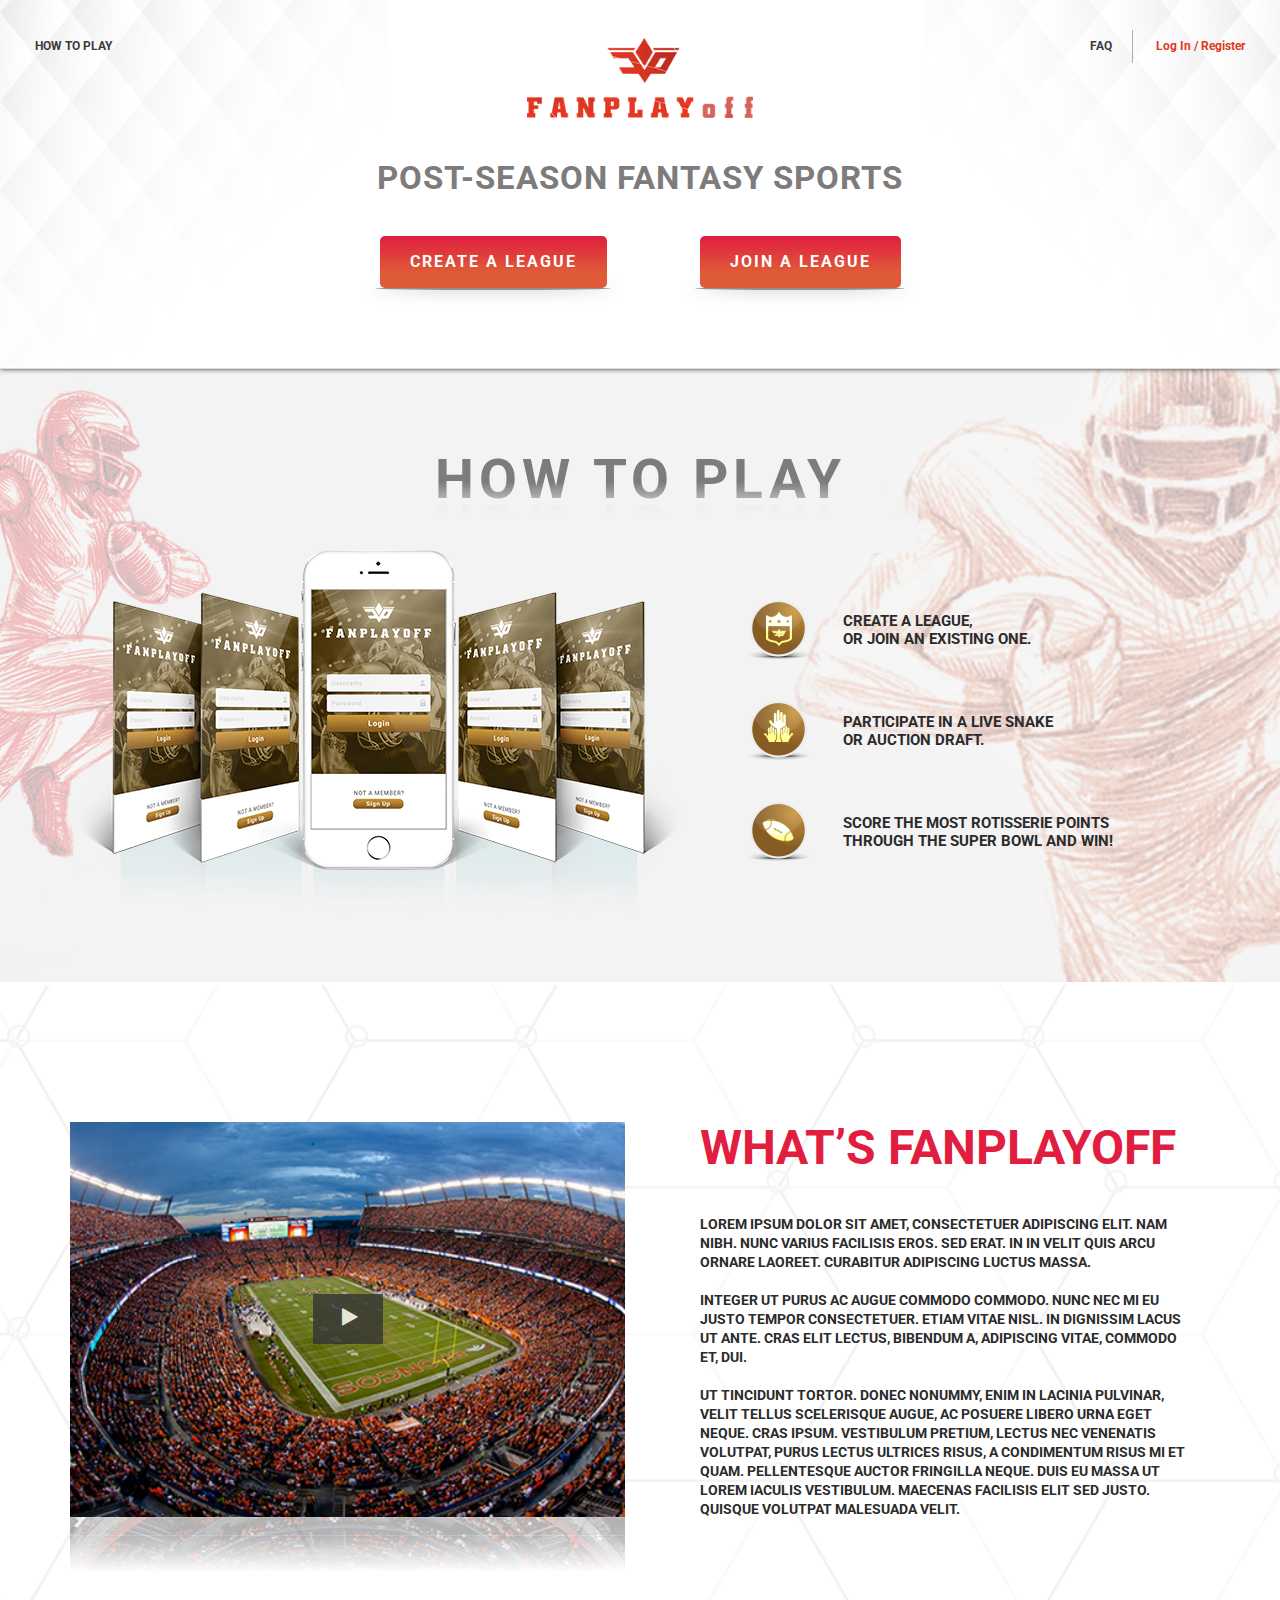
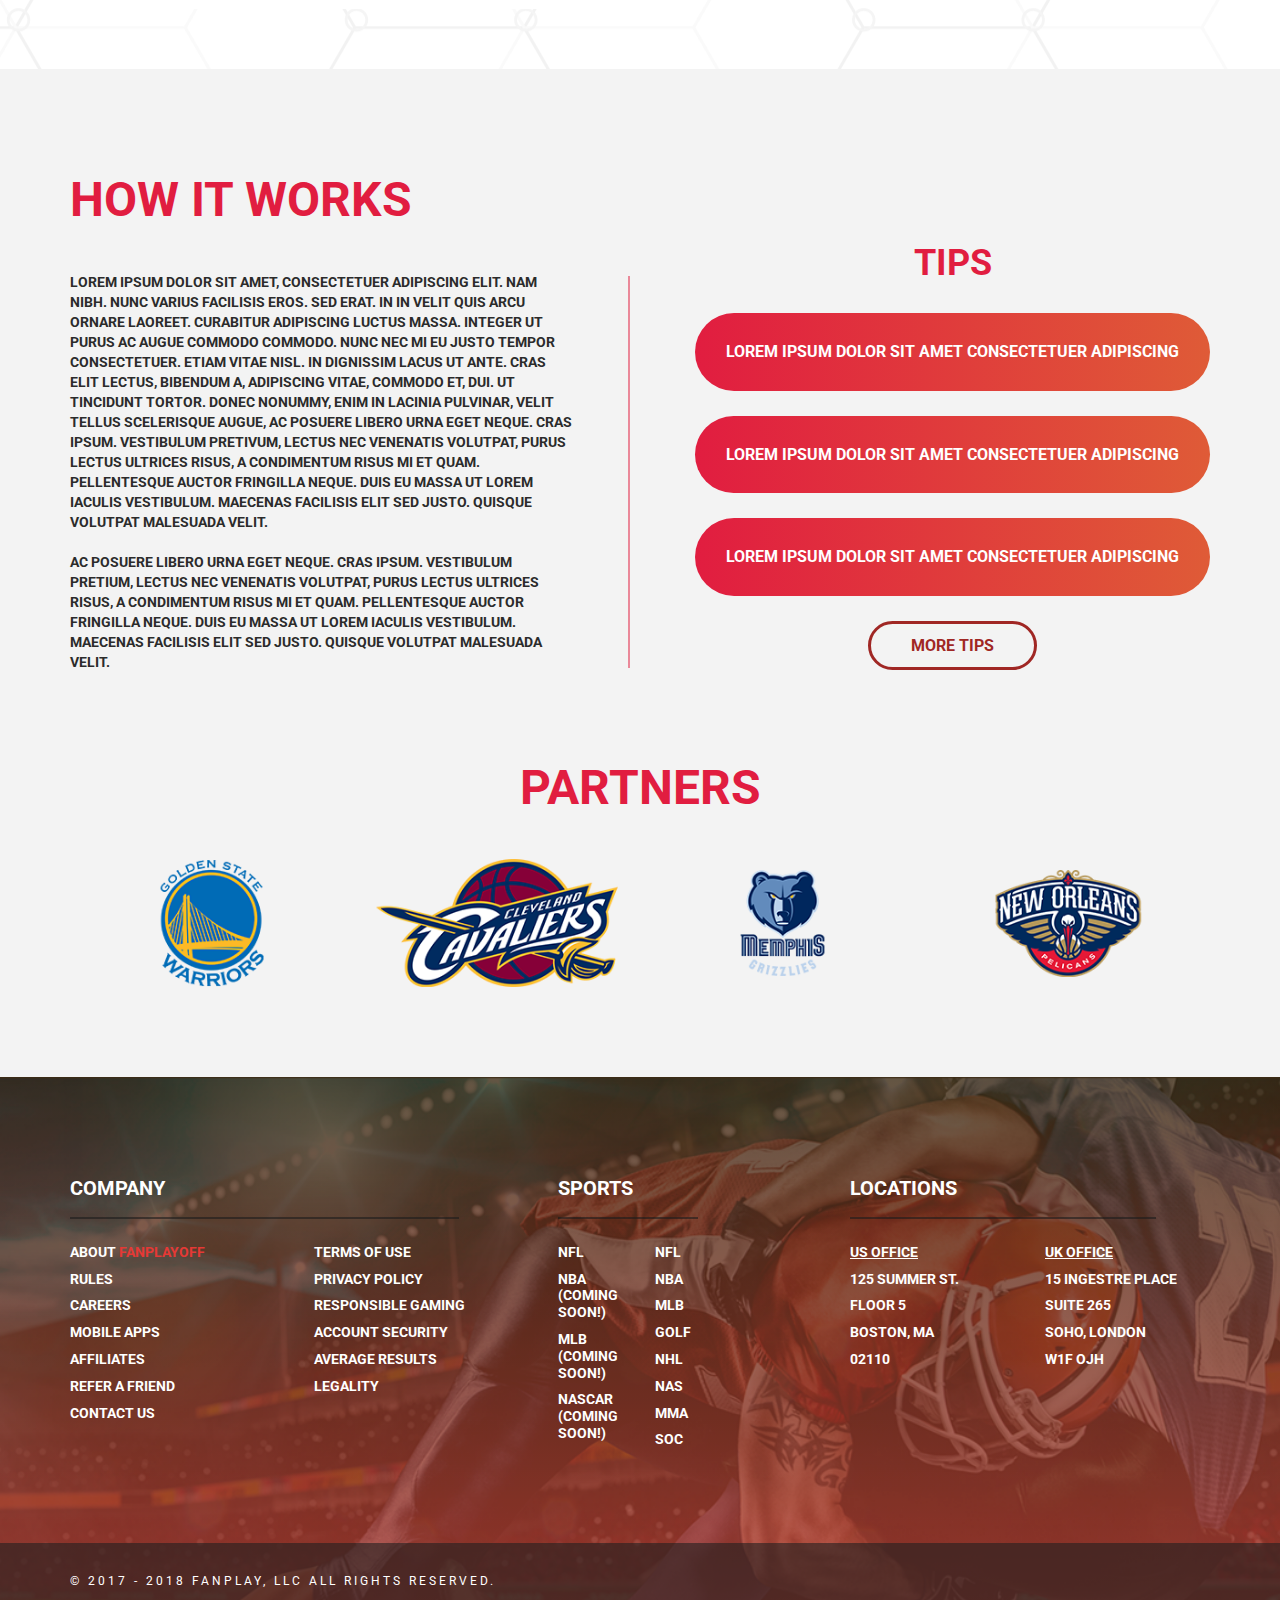
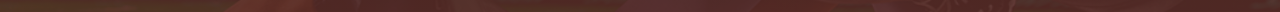
<file: index.html>
<!DOCTYPE html>
<html lang="en">
    <head>
        <meta charset="utf-8">
        <meta http-equiv="X-UA-Compatible" content="IE=edge">
        <meta name="viewport" content="width=device-width, initial-scale=1">

        <title>FanplayOff</title>

        <!-- Favicons-->
        <link rel="icon" href="assets/img/favicon-600x600.png" sizes="32x32">
        
        <!-- Favicons-->
        <link rel="apple-touch-icon-precomposed" href="assets/img/favicon-600x600.png" sizes="152x152">

        <!-- For iPhone -->
        <meta name="msapplication-TileColor" content="#e53935">
        <meta name="msapplication-TileImage" content="assets/img/favicon-600x600.png" sizes="144x144">

        <!-- BOOTSTRAP CSS -->
        <link href="assets/css/bootstrap.min.css" rel="stylesheet">

        <!-- FONT AWESOME CSS -->
        <link href="assets/css/font-awesome.min.css" rel="stylesheet">

        <!-- MAGNIFIC POPUP -->
        <link href="assets/css/magnific-popup.css" rel="stylesheet">

        <!-- DATA TABLE CSS -->
        <link href="assets/css/jquery.dataTables.min.css" type="text/css" rel="stylesheet">

        <!-- DATE PICKER CSS -->
        <link href="assets/css/bootstrap-datepicker.min.css" type="text/css" rel="stylesheet">

        <!-- PERFECT SCROLLBAR CSS -->
        <link href="assets/css/perfect-scrollbar.min.css" rel="stylesheet">

        <!-- STACKABLE TABLE CSS -->
        <link href="assets/css/stacktable.css" rel="stylesheet">

        <!-- MAIN CSS -->
        <link href="assets/css/style.css" rel="stylesheet">

        <!-- RESPONSIVE CSS -->
        <link href="assets/css/responsive.css" rel="stylesheet">
        
    </head>
    <body>

        
        <div class="show-off-canvas-menu-shade"></div>

        <!-- CREATE ACCOUT POPUP START -->
        <div class="create-account-popup-menu create-account">
            <div class="logo-area">
                <div class="menu-logo"><a href="index.html"><img src="assets/img/logo-white.png" alt=""></a></div>
                <span class="menu-close"><img src="assets/img/menu-close.png" alt=""></span>
            </div>
            <div class="form-area">
                <h4>Create Account</h4>
                
                <p class="terms-and-condition">By creating an account, I agree to the <a href="">Terms of Use</a> and acknowledge that I have read the <a href="">Privacy Policy</a>.</p>
                <p><a href="" class="sign-with-mail"><img src="assets/img/mail-icon.png" alt=""> Sign up with Email</a></p>
                <p><a href="" class="sign-with-facebook"><img src="assets/img/facebook-icon.png" alt=""> Sign up with Facebook</a></p>
                <p class="divider divider-margin">Already have an account? <span class="login-popup">Log In</span></p>
                
            </div>
        </div>
        <!-- CREATE ACCOUT POPUP END -->

        <!-- LOGIN POPUP START -->
        <div class="login-popup-menu login-popup-custom">
            <div class="logo-area">
                <div class="menu-logo"><a href="index.html"><img src="assets/img/logo-white.png" alt=""></a></div>
                <span class="menu-close"><img src="assets/img/menu-close.png" alt=""></span>
            </div>
            <div class="form-area padding-top-custom">

                <form action="">
                    <p><input type="text" placeholder="Username or Email Address" required></p>
                    <p><input type="password" placeholder="Password" required></p>
                    <p class="padding-top-10"><input type="submit" value="Log In"></p>
                </form>
                
                <p class="terms-and-condition padding-bottom-custom">Forgot <a href="">username</a> or <a href="">password</a>?</p>
                <p><a href="" class="sign-with-facebook"><img src="assets/img/facebook-icon.png" alt=""> Log In with Facebook</a></p>
                
                <p class="sign-up-btn">Sign up</p>
            </div>
        </div>
        <!-- LOGIN POPUP END -->


        <!-- SIGNUP POPUP START -->
        <div class="signup-popup-menu">
            <div class="logo-area">
                <div class="menu-logo"><a href="index.html"><img src="assets/img/logo-white.png" alt=""></a></div>
                <span class="menu-close"><img src="assets/img/menu-close.png" alt=""></span>
            </div>
            <div class="form-area">
                <h4>Create Account</h4>

                <form action="">
                    <p><input type="text" placeholder="Frist Name" required></p>
                    <p><input type="text" placeholder="Last Name" required></p>
                    <p><input type="email" placeholder="Email Address" required></p>
                    <p><input type="password" placeholder="Password" required></p>
                    <p class="checkbox-new"><input type="checkbox" id="c1"><label for="c1">Show Password</label></p>
                    <p><input class="datepicker" type="text" data-date-format="mm/dd/yyyy" placeholder="Birth Day: mm/dd/yy" required></p>
                    <p class="divider"><input type="submit" value="Sign Up"></p>
                </form>
            </div>
        </div>
        <!-- SIGNUP POPUP END -->

        <!-- RESPONSIVE MENU START -->
        <div class="responsive-header">
            <div class="logo-responsive">
                <a href="index.html"><img src="assets/img/logo.png" alt=""></a>
            </div>
            <div class="header-content">
                <h1>post-season Fantasy Sports</h1>
                <a href="#" class="boxed-btn">CREATE a LEAGUE</a>
                <a href="#" class="boxed-btn">JOIN A LEAGUE</a>
            </div>
            <div class="mobile-menu-bar active"><img src="assets/img/menu-bar.png" alt=""></div>
            <div class="mobile-menu-close"><img src="assets/img/menu-close-responsive.png" alt=""></div>
        </div>
        <div class="responsive-menu">
            <ul>
                <!--  <li><a href="index.html">Home</a></li>
                <li><a href="#">Watch List</a></li> -->
                <li><a href="#">How to play</a></li>
                <!-- <li><a href="#">Tips &amp; Tricks</a></li> -->
            </ul>
            <div class="menu-divider"></div>
            <ul>
                <li><a href="#">FAQ</a></li>
                <li><a href="#" class="colored-menu login-btn">Log In / Register</a></li>
            </ul>
        </div>
        <!-- RESPONSIVE MENU END -->


        <!-- HEADER AREA START -->
        <div class="header-area header-absolute">
            <div class="container-fluid">
                <div class="row">
                    <div class="col-md-4 width-40">
                        <div class="menu-left">
                            <ul>
                               <!--  <li><a href="index.html">Home</a></li>
                                <li><a href="#">Watch List</a></li> -->
                                <li><a href="#">How to play</a></li>
                                <!-- <li><a href="#">Tips &amp; Tricks</a></li> -->
                            </ul>
                        </div>
                    </div>
                    <div class="col-md-4 width-20">
                        <div class="logo">
                            <a href="index.html"><img src="assets/img/logo.png" alt=""></a>
                        </div>
                    </div>
                    <div class="col-md-4 width-40 text-right">
                        <div class="menu-right">
                            <ul>
                                <li><a href="#">FAQ</a></li>
                                <li><a href="#" class="colored-menu login-btn">Log In / Register</a></li>
                            </ul>
                        </div>
                    </div>
                </div>
            </div>
        </div>
        <!-- HEADER AREA END -->

        <!-- HERO AREA START -->
        <div class="hero-area hero-area-bg">
            <div class="container">
                <div class="row">
                    <div class="col-md-8 col-md-offset-2 text-center">
                        <div class="header-content">
                            <h1>post-season Fantasy Sports</h1>
                            <a href="create-league.html" target="_blank" class="boxed-btn">CREATE a LEAGUE</a>
                            <a href="join-league.html" target="_blank" class="boxed-btn">JOIN A LEAGUE</a>
                        </div>
                    </div>
                </div>
            </div>
        </div>
        <!-- HERO AREA END -->

        <!-- HOW TO PLAY AREA START -->
        <div class="how-to-play-area how-to-play-area-bg">
            <div class="container">
                <div class="row">
                    <div class="col-md-6 col-md-offset-3 text-center">
                        <div class="how-to-play-title">
                            <h1>HOW TO PLAY</h1>
                        </div>
                    </div>
                </div>

                <div class="row">
                    <div class="col-md-7 text-right">
                        <div class="how-to-play-image"><img src="assets/img/how-to-play-image.png" alt=""></div>
                    </div>
                    <div class="col-md-5">
                        <div class="how-to-play-text">
                            <p><img src="assets/img/how-to-play-icon-1.png" alt=""> Create a league, <br>or join an existing one.</p>
                            <p><img src="assets/img/how-to-play-icon-2.png" alt=""> Participate in a live snake <br>or auction draft.</p>
                            <p><img src="assets/img/how-to-play-icon-3.png" alt=""> Score the most rotisserie points <br>through the Super Bowl and win!</p>
                        </div>
                    </div>
                </div>
            </div>
        </div>
        <!-- HOW TO PLAY AREA END -->

        <!-- ABOUT AREA START -->
        <div class="about-area about-area-bg">
            <div class="container">
                <div class="row">
                    <div class="col-md-6">
                        <div class="about-image">
                            <div class="about-image-inner">
                                <a href="https://www.youtube.com/watch?v=WokdWEYZ7GU" class="video-play-btn mfp-iframe"><i class="fa fa-play"></i></a>
                            </div>
                        </div>
                    </div>
                    <div class="col-md-6">
                        <div class="about-text">
                            <h1>WHAT’S FANPLAYOFF</h1>
                            <p>Lorem ipsum dolor sit amet, consectetuer adipiscing elit. Nam nibh. Nunc varius facilisis eros. Sed erat. In in velit quis arcu ornare laoreet. Curabitur adipiscing luctus massa.<br><br>
                            Integer ut purus ac augue commodo commodo. Nunc nec mi eu justo tempor consectetuer. Etiam vitae nisl. In dignissim lacus ut ante. Cras elit lectus, bibendum a, adipiscing vitae, commodo et, dui.<br><br>
                            Ut tincidunt tortor. Donec nonummy, enim in lacinia pulvinar, velit tellus scelerisque augue, ac posuere libero urna eget neque. Cras ipsum. Vestibulum pretium, lectus nec venenatis volutpat, purus lectus ultrices risus, a condimentum risus mi et quam. Pellentesque auctor fringilla neque. Duis eu massa ut lorem iaculis vestibulum. Maecenas facilisis elit sed justo. Quisque volutpat malesuada velit.</p>
                        </div>
                    </div>
                </div>
            </div>
        </div>
        <!-- ABOUT AREA END -->

        <!-- HOW IT WORKS AREA START -->
        <div class="how-it-works-area">
            <div class="container">
                <div class="row">
                    <div class="col-md-6">
                        <div class="how-it-works-text">
                            <h1>HOW IT WORKS</h1>
                            <p>Lorem ipsum dolor sit amet, consectetuer adipiscing elit. Nam nibh. Nunc varius facilisis eros. Sed erat. In in velit quis arcu ornare laoreet. Curabitur adipiscing luctus massa. Integer ut purus ac augue commodo commodo. Nunc nec mi eu justo tempor consectetuer. Etiam vitae nisl. In dignissim lacus ut ante. Cras elit lectus, bibendum a, adipiscing vitae, commodo et, dui. Ut tincidunt tortor. Donec nonummy, enim in lacinia pulvinar, velit tellus scelerisque augue, ac posuere libero urna eget neque. Cras ipsum. Vestibulum pretivum, lectus nec venenatis volutpat, purus lectus ultrices risus, a condimentum risus mi et quam. Pellentesque auctor fringilla neque. Duis eu massa ut lorem iaculis vestibulum. Maecenas facilisis elit sed justo. Quisque volutpat malesuada velit.<br><br>
                            ac posuere libero urna eget neque. Cras ipsum. Vestibulum pretium, lectus nec venenatis volutpat, purus lectus ultrices risus, a condimentum risus mi et quam. Pellentesque auctor fringilla neque. Duis eu massa ut lorem iaculis vestibulum. Maecenas facilisis elit sed justo. Quisque volutpat malesuada velit.</p>
                        </div>
                    </div>
                    <div class="col-md-6 text-center">
                        <div class="tips-text">
                            <h1>Tips</h1>
                            <p class="gradient-bg">Lorem ipsum dolor sit amet consectetuer adipiscing</p>
                            <p class="gradient-bg">Lorem ipsum dolor sit amet consectetuer adipiscing</p>
                            <p class="gradient-bg">Lorem ipsum dolor sit amet consectetuer adipiscing</p>
                            <a href="" class="bordered-btn">MORE TIPS</a>
                        </div>
                    </div>
                    <div class="col-md-12">
                        <div class="how-it-works-text partners text-center">
                          <h1>PARTNERS</h1>
                        </div>
                      </div>
                      <div class="col-md-12" class="menu-logo">
                        <div class="col-md-3">
                          <a href="#"><img src="assets/img/p1.png" alt="Partner 1"></a>
                        </div>
                        <div class="col-md-3">
                          <a href="#"><img src="assets/img/p2.png" alt="Partner 2"></a>
                        </div>
                        <div class="col-md-3">
                          <a href="#"><img src="assets/img/p3.png" alt="Partner 3"></a>
                        </div>
                        <div class="col-md-3">
                          <a href="#"><img src="assets/img/p4.png" alt="Partner 4"></a>
                        </div>
                      </div>
                </div>
            </div>
        </div>
        <!-- HOW IT WORKS AREA END -->

        <!-- FOOTER AREA START -->
        <div class="footer-area-wrap">
            <div class="container">
                <div class="footer-area">
                <div class="row">
                    <div class="col-sm-5">
                    <!-- <div class="col-sm-6"> -->
                        <h3>COMPANY</h3>
                        <div class="row">
                            <div class="col-md-6">
                                <p><a href="">About <span>fanplayOFF</span></a></p>
                                <p><a href="">Rules</a></p>
                                <p><a href="">Careers</a></p>
                                <p><a href="">Mobile Apps</a></p>
                                <p><a href="">Affiliates</a></p>
                                <p><a href="">Refer A Friend</a></p>
                                <p><a href="">Contact Us</a></p>
                            </div>
                            <div class="col-md-6">
                                <p><a href="">Terms of Use</a></p>
                                <p><a href="">Privacy Policy</a></p>
                                <p><a href="">Responsible Gaming</a></p>
                                <p><a href="">Account Security</a></p>
                                <p><a href="">Average Results</a></p>
                                <p><a href="">Legality</a></p>
                            </div>
                        </div>
                    </div>
                    <div class="col-sm-2">
                    <!-- <div class="col-sm-6"> -->
                        <h3>SPORTS</h3>
                        <div class="row">
                            <div class="col-md-6">
                                <p><a href="">NFL</a></p>
                                <p><a href="">NBA (Coming Soon!)</a></p>
                                <p><a href="">MLB (Coming Soon!)</a></p>
                                <p><a href="">NASCAR (Coming Soon!)</a></p>
                            </div>
                            <div class="col-md-6">
                                <p><a href="">NFL</a></p>
                                <p><a href="">NBA</a></p>
                                <p><a href="">MLB</a></p>
                                <p><a href="">GOLF</a></p>
                                <p><a href="">NHL</a></p>
                                <p><a href="">NAS</a></p>
                            </div>
                            <div class="col-md-6">
                                <p><a href="">MMA</a></p>
                                <p><a href="">SOC</a></p>
                            </div>
                        </div>
                    </div>
                    <div class="col-sm-4 col-sm-offset-1">
                        <h3>LOCATIONS</h3>
                        <div class="row">
                            <div class="col-md-6">
                                <p><u>US Office</u></p>
                                <p>125 Summer St.</p>
                                <p>Floor 5</p>
                                <p>Boston, MA</p>
                                <p>02110</p>
                            </div>
                            <div class="col-md-6">
                                <p><u>UK Office</u></p>
                                <p>15 Ingestre Place</p>
                                <p>Suite 265</p>
                                <p>Soho, London</p>
                                <p>W1F OJH</p>
                            </div>
                        </div>
                    </div>
                </div>
                </div>
            </div>

            <div class="copyright-area">
                <div class="container">
                    <div class="row">
                        <div class="col-sm-12">
                            <div class="copyright-text">
                                &copy; 2017 - 2018 fanplay, LLC All Rights Reserved.
                            </div>
                        </div>
                    </div>
                </div>
            </div>
        </div>
        <!-- FOOTER AREA END -->



        <!-- JQUERY JS -->
        <script src="assets/js/jquery.min.js"></script>

        <!-- BOOTSTRAP JS -->
        <script src="assets/js/bootstrap.min.js"></script>

        <!-- MAGNIFIC POPUP -->
        <script src="assets/js/jquery.magnific-popup.min.js"></script>

        <!-- DATA TABLE JS -->
        <script type="text/javascript" src="assets/js/jquery.dataTables.min.js"></script>

        <!-- PERFECT SCROLLBAR JS -->
        <script src="assets/js/perfect-scrollbar.jquery.min.js"></script>

        <!-- DATE PICKER JS -->
        <script src="assets/js/bootstrap-datepicker.min.js"></script>

        <!-- STACKABLE TABLE JS -->
        <script src="assets/js/stacktable.js"></script>

        <!-- MAIN JS -->
        <script src="assets/js/main.js"></script>
    </body>
</html>
</file>
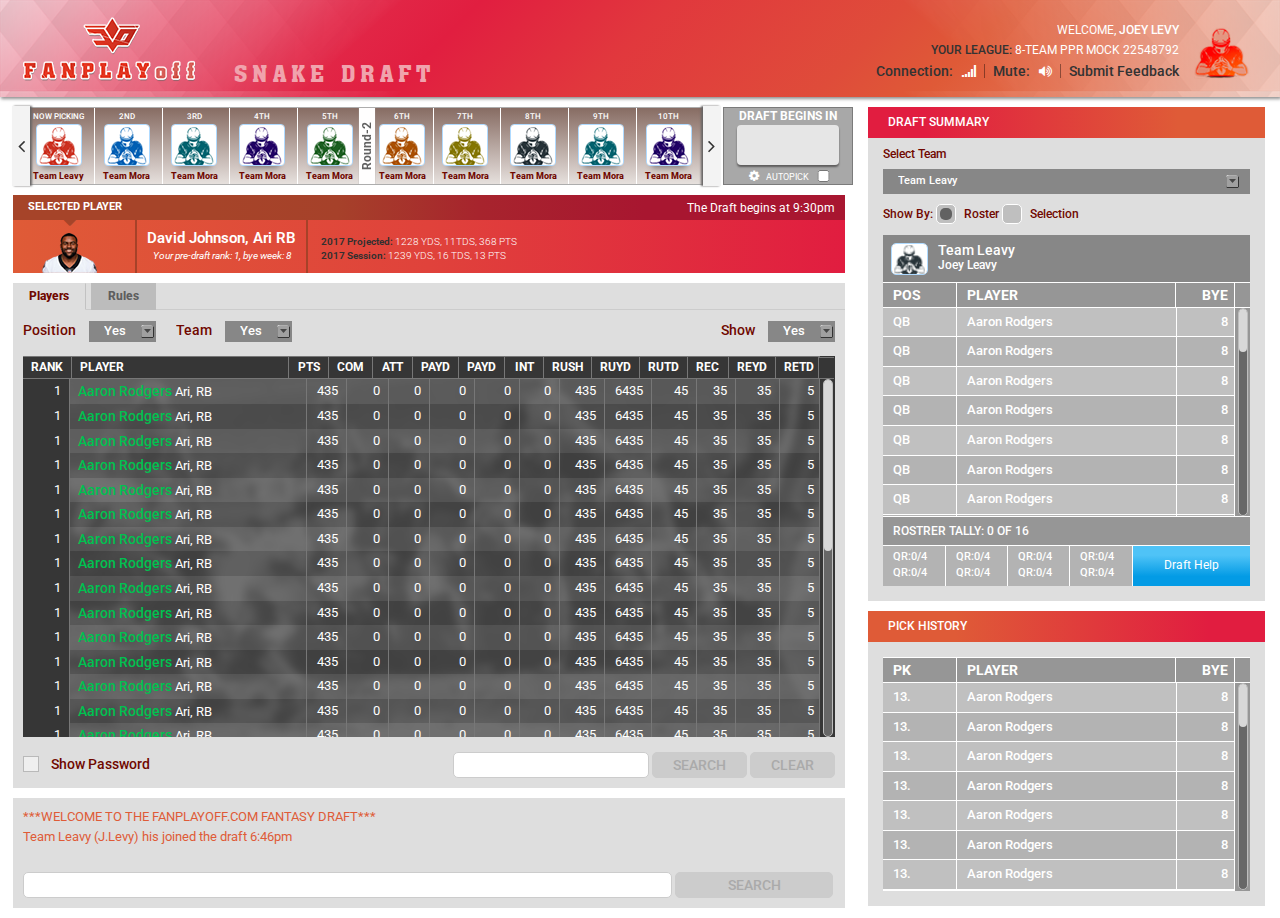
<file: draft.html>
<!DOCTYPE html>
<html lang="en">

<head>
    <meta charset="UTF-8">
    <meta name="viewport" content="width=device-width, initial-scale=1.0">
    <meta http-equiv="X-UA-Compatible" content="ie=edge">
    <title>FanplayOff</title>

    <!-- Favicons-->
    <link rel="icon" href="assets/img/favicon-600x600.png" sizes="32x32">

    <!-- Favicons-->
    <link rel="apple-touch-icon-precomposed" href="assets/img/favicon-600x600.png" sizes="152x152">

    <!-- For iPhone -->
    <meta name="msapplication-TileColor" content="#e53935">
    <meta name="msapplication-TileImage" content="assets/img/favicon-600x600.png" sizes="144x144">

    <!-- BOOTSTRAP CSS -->
    <link href="assets/css/bootstrap.min.css" rel="stylesheet">

    <!-- FONT AWESOME CSS -->
    <link href="assets/css/font-awesome.min.css" rel="stylesheet">

    <!-- DATA TABLE CSS -->
    <link href="assets/css/jquery.dataTables.min.css" type="text/css" rel="stylesheet">

    <!-- DATE PICKER CSS -->
    <link href="assets/css/bootstrap-datepicker.min.css" type="text/css" rel="stylesheet">

    <!-- PERFECT SCROLLBAR CSS -->
    <link href="assets/css/perfect-scrollbar.min.css" rel="stylesheet">

    <!-- STACKABLE TABLE CSS -->
    <link href="assets/css/stacktable.css" rel="stylesheet">

    <!-- OWL CAROUSEL CSS -->
    <link href="assets/css/owl.carousel.css" rel="stylesheet">

    <!-- MAIN CSS -->
    <link href="assets/css/draftstyle.css" rel="stylesheet">

    <!-- RESPONSIVE CSS -->
    <!-- <link href="assets/css/responsive.css" rel="stylesheet"> -->
</head>

<body>

    <div class="heading-section">
        <div class="container-fluid">
            <div class="row">
                <div class="col-md-6">
                    <div class="logo-text-left-side">
                        <div class="logo">
                            <img src="assets/img/draft/logo-draft.png" alt="">
                        </div>
                        <div class="draft-name">
                            <h2>Snake draft</h2>
                        </div>
                    </div>
                </div>
                <div class="col-md-6">
                    <div class="player-details-right-side">
                        <div class="brief-details">
                            <h4>Welcome,
                                <span class="player-name top-name">joey levy</span>
                            </h4>
                            <p>Your league:
                                <span class="league-name">8-Team PPR Mock 22548792</span>
                            </p>

                            <div class="bottom-settings">
                                <ul>
                                    <li>
                                        <a href="#">Connection: </a>
                                        <span class="top-icon">
                                            <i class="fa fa-signal"></i>
                                        </span>
                                    </li>


                                    <li>
                                        <a href="#">Mute: </a>
                                        <span class="top-icon">
                                            <i class="fa fa-volume-up"></i>
                                        </span>
                                    </li>


                                    <li>
                                        <a href="#">Submit Feedback</a>
                                    </li>




                                </ul>
                            </div>

                        </div>

                        <div class="player-img">
                            <img src="assets/img/draft/header-profile-image.png" alt="">
                        </div>


                    </div>
                </div>


            </div>
        </div>
    </div>

    <div class="content-wrap">
        <div class="container-fluid">
            <div class="row">
                <div class="col-md-8">
                    <div class="top-slider-countdown-timer">
                        <div class="slider-carousel-wrap">



                            <div class="single-player">
                                <h4>Now Picking</h4>
                                <img src="assets/img/draft/team-profile-1.png" alt="">
                                <p>Team Leavy</p>
                            </div>

                            <div class="single-player">
                                <h4>2nd</h4>
                                <img src="assets/img/draft/team-profile-2.png" alt="">
                                <p>Team Mora</p>
                            </div>

                            <div class="single-player">
                                <h4>3rd</h4>
                                <img src="assets/img/draft/team-profile-3.png" alt="">
                                <p>Team Mora</p>
                            </div>

                            <div class="single-player">
                                <h4>4th</h4>
                                <img src="assets/img/draft/team-profile-4.png" alt="">
                                <p>Team Mora</p>
                            </div>


                            <div class="single-player">
                                <h4>5th</h4>
                                <img src="assets/img/draft/team-profile-5.png" alt="">
                                <p>Team Mora</p>
                            </div>




                            <!-- <div class="single-player round-2-indicator">
                                <h3>Round-2</h3>
                                
                            </div> -->

                            <!-- <div class="single-player round-2">
                                <h4>round-2</h4>
                            </div> -->

                            <div class="single-player round-2-header">
                                <h4>6th</h4>
                                <img src="assets/img/draft/team-profile-6.png" alt="">
                                <p>Team Mora</p>
                            </div>

                            <div class="single-player">
                                <h4>7th</h4>
                                <img src="assets/img/draft/team-profile-7.png" alt="">
                                <p>Team Mora</p>
                            </div>

                            <div class="single-player">
                                <h4>8th</h4>
                                <img src="assets/img/draft/team-profile-8.png" alt="">
                                <p>Team Mora</p>
                            </div>


                            <div class="single-player">
                                <h4>9th</h4>
                                <img src="assets/img/draft/team-profile-3.png" alt="">
                                <p>Team Mora</p>
                            </div>

                            <div class="single-player">
                                <h4>10th</h4>
                                <img src="assets/img/draft/team-profile-4.png" alt="">
                                <p>Team Mora</p>
                            </div>

                            <div class="single-player">
                                <h4>11th</h4>
                                <img src="assets/img/draft/team-profile-5.png" alt="">
                                <p>Team Mora</p>
                            </div>

                            <div class="single-player">
                                <h4>12th</h4>
                                <img src="assets/img/draft/team-profile-6.png" alt="">
                                <p>Team Mora</p>
                            </div>

                            <div class="single-player">
                                <h4>13th</h4>
                                <img src="assets/img/draft/team-profile-7.png" alt="">
                                <p>Team Mora</p>
                            </div>

                            <div class="single-player">
                                <h4>14th</h4>
                                <img src="assets/img/draft/team-profile-8.png" alt="">
                                <p>Team Mora</p>
                            </div>

                            <div class="single-player">
                                <h4>15th</h4>
                                <img src="assets/img/draft/team-profile-3.png" alt="">
                                <p>Team Mora</p>
                            </div>

                            <div class="single-player">
                                <h4>16th</h4>
                                <img src="assets/img/draft/team-profile-4.png" alt="">
                                <p>Team Mora</p>
                            </div>




                        </div>

                        <div class="countdown-timer">
                            <h4>Draft begins in</h4>
                            <div class="count">
                                <!-- <p>00
                                    <span class="color-count">:90</span>
                                </p> -->

                                <input type="hidden" id="total-sec" value="600">
                                <p id="timer-clock"></p>

                            </div>
                            <div class="bottom-settings-2">
                                <i class="fa fa-gear"></i>
                                <p> Autopick </p>
                                <input type="checkbox">
                            </div>
                        </div>

                    </div>
                    <div class="selected-player">
                        <div class="selected-player-header">
                            <h4>Selected player</h4>
                            <p>The Draft begins at
                                <span class="draft-begins-time"> 9:30pm</span>
                            </p>
                        </div>
                        <div class="selected-player-details">
                            <div class="s-p-img">
                                <img src="assets/img/draft/selected-player.png" alt="">
                            </div>
                            <div class="s-p-details">
                                <h4>David Johnson, Ari RB</h4>
                                <p>Your pre-draft rank: 1, bye week: 8</p>
                            </div>
                            <div class="s-p-history">
                                <p>2017 Projected:
                                    <span class="projected-details">1228 YDS, 11TDS, 368 PTS</span>
                                </p>
                                <p>2017 Session:
                                    <span class="projected-details">1239 YDS, 16 TDS, 13 PTS</span>
                                </p>
                            </div>
                        </div>
                    </div>
                    <div class="draft-details-table-wrap">
                        <div class="draft-big-table-info">
                            <ul class="nav nav-tabs draft-nav">
                                <li class="active">
                                    <a data-toggle="tab" href="#home">Players</a>
                                </li>
                                <li>
                                    <a data-toggle="tab" href="#menu1">Rules</a>
                                </li>

                            </ul>

                            <div class="tab-content">
                                <div id="home" class="tab-pane fade in active">
                                    <div class="filters">
                                        <div class="filter-1">
                                            Position
                                            <select class="custom-select">
                                                <option class="custom-option" value="Yes">Yes</option>
                                                <option class="custom-option" value="No">No</option>
                                            </select>
                                        </div>
                                        <div class="filter-1">
                                            Team
                                            <select class="custom-select">
                                                <option class="custom-option" value="Yes">Yes</option>
                                                <option class="custom-option" value="No">No</option>
                                            </select>
                                        </div>
                                        <div class="filter-1 filter-right">
                                            Show
                                            <select class="custom-select">
                                                <option class="custom-option" value="Yes">Yes</option>
                                                <option class="custom-option" value="No">No</option>
                                            </select>
                                        </div>
                                    </div>

                                    <table class="players-table" cellspacing="0" >
                                        <thead>
                                            <tr>
                                                <th>Rank</th>
                                                <th>Player</th>
                                                <th>Pts</th>
                                                <th>Com</th>
                                                <th>Att</th>
                                                <th>Payd</th>
                                                <th>Payd</th>
                                                <th>Int</th>
                                                <th>Rush</th>
                                                <th>Ruyd</th>
                                                <th>Rutd</th>
                                                <th>Rec</th>
                                                <th>Reyd</th>
                                                <th>Retd</th>
                                            </tr>
                                        </thead>
            
                                        <tbody>
                                            <tr>
                                                <td> 1 </td>
                                                <td> <div class="player-name">Aaron Rodgers</div> Ari, RB </td>
                                                <td>435</td>
                                                <td>0</td>
                                                <td>0</td>
                                                <td>0</td>
                                                <td>0</td>
                                                <td>0</td>
                                                <td>435</td>
                                                <td>6435</td>
                                                <td>45</td>
                                                <td>35</td>
                                                <td>35</td>
                                                <td>5</td>
                                            </tr>
                                            <tr>
                                                <td> 1 </td>
                                                <td> <div class="player-name">Aaron Rodgers</div> Ari, RB </td>
                                                <td>435</td>
                                                <td>0</td>
                                                <td>0</td>
                                                <td>0</td>
                                                <td>0</td>
                                                <td>0</td>
                                                <td>435</td>
                                                <td>6435</td>
                                                <td>45</td>
                                                <td>35</td>
                                                <td>35</td>
                                                <td>5</td>
                                            </tr>
                                            <tr>
                                                <td> 1 </td>
                                                <td> <div class="player-name">Aaron Rodgers</div> Ari, RB </td>
                                                <td>435</td>
                                                <td>0</td>
                                                <td>0</td>
                                                <td>0</td>
                                                <td>0</td>
                                                <td>0</td>
                                                <td>435</td>
                                                <td>6435</td>
                                                <td>45</td>
                                                <td>35</td>
                                                <td>35</td>
                                                <td>5</td>
                                            </tr>
                                            <tr>
                                                <td> 1 </td>
                                                <td> <div class="player-name">Aaron Rodgers</div> Ari, RB </td>
                                                <td>435</td>
                                                <td>0</td>
                                                <td>0</td>
                                                <td>0</td>
                                                <td>0</td>
                                                <td>0</td>
                                                <td>435</td>
                                                <td>6435</td>
                                                <td>45</td>
                                                <td>35</td>
                                                <td>35</td>
                                                <td>5</td>
                                            </tr>
                                            <tr>
                                                <td> 1 </td>
                                                <td> <div class="player-name">Aaron Rodgers</div> Ari, RB </td>
                                                <td>435</td>
                                                <td>0</td>
                                                <td>0</td>
                                                <td>0</td>
                                                <td>0</td>
                                                <td>0</td>
                                                <td>435</td>
                                                <td>6435</td>
                                                <td>45</td>
                                                <td>35</td>
                                                <td>35</td>
                                                <td>5</td>
                                            </tr>
                                            <tr>
                                                <td> 1 </td>
                                                <td> <div class="player-name">Aaron Rodgers</div> Ari, RB </td>
                                                <td>435</td>
                                                <td>0</td>
                                                <td>0</td>
                                                <td>0</td>
                                                <td>0</td>
                                                <td>0</td>
                                                <td>435</td>
                                                <td>6435</td>
                                                <td>45</td>
                                                <td>35</td>
                                                <td>35</td>
                                                <td>5</td>
                                            </tr>
                                            <tr>
                                                <td> 1 </td>
                                                <td> <div class="player-name">Aaron Rodgers</div> Ari, RB </td>
                                                <td>435</td>
                                                <td>0</td>
                                                <td>0</td>
                                                <td>0</td>
                                                <td>0</td>
                                                <td>0</td>
                                                <td>435</td>
                                                <td>6435</td>
                                                <td>45</td>
                                                <td>35</td>
                                                <td>35</td>
                                                <td>5</td>
                                            </tr>
                                            <tr>
                                                <td> 1 </td>
                                                <td> <div class="player-name">Aaron Rodgers</div> Ari, RB </td>
                                                <td>435</td>
                                                <td>0</td>
                                                <td>0</td>
                                                <td>0</td>
                                                <td>0</td>
                                                <td>0</td>
                                                <td>435</td>
                                                <td>6435</td>
                                                <td>45</td>
                                                <td>35</td>
                                                <td>35</td>
                                                <td>5</td>
                                            </tr>
                                            <tr>
                                                <td> 1 </td>
                                                <td> <div class="player-name">Aaron Rodgers</div> Ari, RB </td>
                                                <td>435</td>
                                                <td>0</td>
                                                <td>0</td>
                                                <td>0</td>
                                                <td>0</td>
                                                <td>0</td>
                                                <td>435</td>
                                                <td>6435</td>
                                                <td>45</td>
                                                <td>35</td>
                                                <td>35</td>
                                                <td>5</td>
                                            </tr>
                                            <tr>
                                                <td> 1 </td>
                                                <td> <div class="player-name">Aaron Rodgers</div> Ari, RB </td>
                                                <td>435</td>
                                                <td>0</td>
                                                <td>0</td>
                                                <td>0</td>
                                                <td>0</td>
                                                <td>0</td>
                                                <td>435</td>
                                                <td>6435</td>
                                                <td>45</td>
                                                <td>35</td>
                                                <td>35</td>
                                                <td>5</td>
                                            </tr>
                                            <tr>
                                                <td> 1 </td>
                                                <td> <div class="player-name">Aaron Rodgers</div> Ari, RB </td>
                                                <td>435</td>
                                                <td>0</td>
                                                <td>0</td>
                                                <td>0</td>
                                                <td>0</td>
                                                <td>0</td>
                                                <td>435</td>
                                                <td>6435</td>
                                                <td>45</td>
                                                <td>35</td>
                                                <td>35</td>
                                                <td>5</td>
                                            </tr>
                                            <tr>
                                                <td> 1 </td>
                                                <td> <div class="player-name">Aaron Rodgers</div> Ari, RB </td>
                                                <td>435</td>
                                                <td>0</td>
                                                <td>0</td>
                                                <td>0</td>
                                                <td>0</td>
                                                <td>0</td>
                                                <td>435</td>
                                                <td>6435</td>
                                                <td>45</td>
                                                <td>35</td>
                                                <td>35</td>
                                                <td>5</td>
                                            </tr>
                                            <tr>
                                                <td> 1 </td>
                                                <td> <div class="player-name">Aaron Rodgers</div> Ari, RB </td>
                                                <td>435</td>
                                                <td>0</td>
                                                <td>0</td>
                                                <td>0</td>
                                                <td>0</td>
                                                <td>0</td>
                                                <td>435</td>
                                                <td>6435</td>
                                                <td>45</td>
                                                <td>35</td>
                                                <td>35</td>
                                                <td>5</td>
                                            </tr>
                                            <tr>
                                                <td> 1 </td>
                                                <td> <div class="player-name">Aaron Rodgers</div> Ari, RB </td>
                                                <td>435</td>
                                                <td>0</td>
                                                <td>0</td>
                                                <td>0</td>
                                                <td>0</td>
                                                <td>0</td>
                                                <td>435</td>
                                                <td>6435</td>
                                                <td>45</td>
                                                <td>35</td>
                                                <td>35</td>
                                                <td>5</td>
                                            </tr>
                                            <tr>
                                                <td> 1 </td>
                                                <td> <div class="player-name">Aaron Rodgers</div> Ari, RB </td>
                                                <td>435</td>
                                                <td>0</td>
                                                <td>0</td>
                                                <td>0</td>
                                                <td>0</td>
                                                <td>0</td>
                                                <td>435</td>
                                                <td>6435</td>
                                                <td>45</td>
                                                <td>35</td>
                                                <td>35</td>
                                                <td>5</td>
                                            </tr>
                                            <tr>
                                                <td> 1 </td>
                                                <td> <div class="player-name">Aaron Rodgers</div> Ari, RB </td>
                                                <td>435</td>
                                                <td>0</td>
                                                <td>0</td>
                                                <td>0</td>
                                                <td>0</td>
                                                <td>0</td>
                                                <td>435</td>
                                                <td>6435</td>
                                                <td>45</td>
                                                <td>35</td>
                                                <td>35</td>
                                                <td>5</td>
                                            </tr>
                                            <tr>
                                                <td> 1 </td>
                                                <td> <div class="player-name">Aaron Rodgers</div> Ari, RB </td>
                                                <td>435</td>
                                                <td>0</td>
                                                <td>0</td>
                                                <td>0</td>
                                                <td>0</td>
                                                <td>0</td>
                                                <td>435</td>
                                                <td>6435</td>
                                                <td>45</td>
                                                <td>35</td>
                                                <td>35</td>
                                                <td>5</td>
                                            </tr>
                                            <tr>
                                                <td> 1 </td>
                                                <td> <div class="player-name">Aaron Rodgers</div> Ari, RB </td>
                                                <td>435</td>
                                                <td>0</td>
                                                <td>0</td>
                                                <td>0</td>
                                                <td>0</td>
                                                <td>0</td>
                                                <td>435</td>
                                                <td>6435</td>
                                                <td>45</td>
                                                <td>35</td>
                                                <td>35</td>
                                                <td>5</td>
                                            </tr>
                                            <tr>
                                                <td> 1 </td>
                                                <td> <div class="player-name">Aaron Rodgers</div> Ari, RB </td>
                                                <td>435</td>
                                                <td>0</td>
                                                <td>0</td>
                                                <td>0</td>
                                                <td>0</td>
                                                <td>0</td>
                                                <td>435</td>
                                                <td>6435</td>
                                                <td>45</td>
                                                <td>35</td>
                                                <td>35</td>
                                                <td>5</td>
                                            </tr>
                                            <tr>
                                                <td> 1 </td>
                                                <td> <div class="player-name">Aaron Rodgers</div> Ari, RB </td>
                                                <td>435</td>
                                                <td>0</td>
                                                <td>0</td>
                                                <td>0</td>
                                                <td>0</td>
                                                <td>0</td>
                                                <td>435</td>
                                                <td>6435</td>
                                                <td>45</td>
                                                <td>35</td>
                                                <td>35</td>
                                                <td>5</td>
                                            </tr>
                                            <tr>
                                                <td> 1 </td>
                                                <td> <div class="player-name">Aaron Rodgers</div> Ari, RB </td>
                                                <td>435</td>
                                                <td>0</td>
                                                <td>0</td>
                                                <td>0</td>
                                                <td>0</td>
                                                <td>0</td>
                                                <td>435</td>
                                                <td>6435</td>
                                                <td>45</td>
                                                <td>35</td>
                                                <td>35</td>
                                                <td>5</td>
                                            </tr>
                                            <tr>
                                                <td> 1 </td>
                                                <td> <div class="player-name">Aaron Rodgers</div> Ari, RB </td>
                                                <td>435</td>
                                                <td>0</td>
                                                <td>0</td>
                                                <td>0</td>
                                                <td>0</td>
                                                <td>0</td>
                                                <td>435</td>
                                                <td>6435</td>
                                                <td>45</td>
                                                <td>35</td>
                                                <td>35</td>
                                                <td>5</td>
                                            </tr>
                                            <tr>
                                                <td> 1 </td>
                                                <td> <div class="player-name">Aaron Rodgers</div> Ari, RB </td>
                                                <td>435</td>
                                                <td>0</td>
                                                <td>0</td>
                                                <td>0</td>
                                                <td>0</td>
                                                <td>0</td>
                                                <td>435</td>
                                                <td>6435</td>
                                                <td>45</td>
                                                <td>35</td>
                                                <td>35</td>
                                                <td>5</td>
                                            </tr>
                                            <tr>
                                                <td> 1 </td>
                                                <td> <div class="player-name">Aaron Rodgers</div> Ari, RB </td>
                                                <td>435</td>
                                                <td>0</td>
                                                <td>0</td>
                                                <td>0</td>
                                                <td>0</td>
                                                <td>0</td>
                                                <td>435</td>
                                                <td>6435</td>
                                                <td>45</td>
                                                <td>35</td>
                                                <td>35</td>
                                                <td>5</td>
                                            </tr>
                                            <tr>
                                                <td> 1 </td>
                                                <td> <div class="player-name">Aaron Rodgers</div> Ari, RB </td>
                                                <td>435</td>
                                                <td>0</td>
                                                <td>0</td>
                                                <td>0</td>
                                                <td>0</td>
                                                <td>0</td>
                                                <td>435</td>
                                                <td>6435</td>
                                                <td>45</td>
                                                <td>35</td>
                                                <td>35</td>
                                                <td>5</td>
                                            </tr>
                                            <tr>
                                                <td> 1 </td>
                                                <td> <div class="player-name">Aaron Rodgers</div> Ari, RB </td>
                                                <td>435</td>
                                                <td>0</td>
                                                <td>0</td>
                                                <td>0</td>
                                                <td>0</td>
                                                <td>0</td>
                                                <td>435</td>
                                                <td>6435</td>
                                                <td>45</td>
                                                <td>35</td>
                                                <td>35</td>
                                                <td>5</td>
                                            </tr>
                                            <tr>
                                                <td> 1 </td>
                                                <td> <div class="player-name">Aaron Rodgers</div> Ari, RB </td>
                                                <td>435</td>
                                                <td>0</td>
                                                <td>0</td>
                                                <td>0</td>
                                                <td>0</td>
                                                <td>0</td>
                                                <td>435</td>
                                                <td>6435</td>
                                                <td>45</td>
                                                <td>35</td>
                                                <td>35</td>
                                                <td>5</td>
                                            </tr>
                                            <tr>
                                                <td> 1 </td>
                                                <td> <div class="player-name">Aaron Rodgers</div> Ari, RB </td>
                                                <td>435</td>
                                                <td>0</td>
                                                <td>0</td>
                                                <td>0</td>
                                                <td>0</td>
                                                <td>0</td>
                                                <td>435</td>
                                                <td>6435</td>
                                                <td>45</td>
                                                <td>35</td>
                                                <td>35</td>
                                                <td>5</td>
                                            </tr>
                                            <tr>
                                                <td> 1 </td>
                                                <td> <div class="player-name">Aaron Rodgers</div> Ari, RB </td>
                                                <td>435</td>
                                                <td>0</td>
                                                <td>0</td>
                                                <td>0</td>
                                                <td>0</td>
                                                <td>0</td>
                                                <td>435</td>
                                                <td>6435</td>
                                                <td>45</td>
                                                <td>35</td>
                                                <td>35</td>
                                                <td>5</td>
                                            </tr>
                                            <tr>
                                                <td> 1 </td>
                                                <td> <div class="player-name">Aaron Rodgers</div> Ari, RB </td>
                                                <td>435</td>
                                                <td>0</td>
                                                <td>0</td>
                                                <td>0</td>
                                                <td>0</td>
                                                <td>0</td>
                                                <td>435</td>
                                                <td>6435</td>
                                                <td>45</td>
                                                <td>35</td>
                                                <td>35</td>
                                                <td>5</td>
                                            </tr>
                                            
                                        </tbody>
                                    </table>
                                    <div class="show-and-search">
                                        <div class="show-available">
                                            <form action="">
                                                <input type="checkbox" id="c1"><label class="checkbox-new-custom" for="c1">Show Password</label>
                                            </form>
                                        </div>
        
                                        <div class="search">
                                            <form action="">
                                                <input type="search">
                                                <input type="submit" value="Search">
                                                <input type="reset" value="Clear">
                                            </form>
                                        </div>
                                    </div>
                                </div>
                                <div id="menu1" class="tab-pane fade">
                                    <h3>Menu 1</h3>
                                    <p>Some content in menu 1.</p>
                                </div>

                            </div>
                        </div>
                        
                    </div>
                    <div class="welcome-footer">
                        <div class="welcome-footer-text">
                            <p>***WELCOME TO THE FANPLAYOFF.COM FANTASY DRAFT***</p>
                            <p>Team Leavy (J.Levy) his joined the draft 6:46pm</p>
                        </div>
                        <div class="search">
                            <form action="">
                                <input type="search">
                                <input type="submit" value="Search">
                            </form>
                        </div>
                    </div>
                    
                </div>

                <div class="col-md-4">
                    <div class="draft-summary-table-wrap">
                        <div class="draft-summary-header">
                            <h3>Draft Summary</h3>
                        </div>
                        <form action="">
                            <div class="draft-summary-body">
                                <p>Select Team</p>
                                <select class="custom-select">
                                    <option class="custom-option" value="Yes">Team Leavy</option>
                                    <option class="custom-option" value="No">Team Mora</option>
                                </select>

                                <p class="draft-show">Show By:
                                    <input type="radio" id="test21" name="radio-group" checked>
                                    <label for="test21">Roster</label>
                                
                                    <input type="radio" id="test22" name="radio-group">
                                    <label for="test22">Selection</label>
                                </p>

                                <div class="team-info">
                                    <div class="team-avater">
                                        <img src="assets/img/draft/team-profile-avater.png" alt="">
                                    </div>
                                    <div class="team-info-details">
                                        <h5>Team Leavy</h5>
                                        <p>Joey Leavy</p>
                                    </div>
                                </div>

                                <table class="draft-summary-table" cellspacing="0" >
                                    <thead>
                                        <tr>
                                            <th>Pos</th>
                                            <th>Player</th>
                                            <th>Bye</th>
                                        </tr>
                                    </thead>
        
                                    <tbody>
                                        <tr>
                                            <td> QB </td>
                                            <td>Aaron Rodgers</td>
                                            <td>8</td>
                                        </tr>
                                        <tr>
                                            <td> QB </td>
                                            <td>Aaron Rodgers</td>
                                            <td>8</td>
                                        </tr>
                                        <tr>
                                            <td> QB </td>
                                            <td>Aaron Rodgers</td>
                                            <td>8</td>
                                        </tr>
                                        <tr>
                                            <td> QB </td>
                                            <td>Aaron Rodgers</td>
                                            <td>8</td>
                                        </tr>
                                        <tr>
                                            <td> QB </td>
                                            <td>Aaron Rodgers</td>
                                            <td>8</td>
                                        </tr>
                                        <tr>
                                            <td> QB </td>
                                            <td>Aaron Rodgers</td>
                                            <td>8</td>
                                        </tr>
                                        <tr>
                                            <td> QB </td>
                                            <td>Aaron Rodgers</td>
                                            <td>8</td>
                                        </tr>
                                        <tr>
                                            <td> QB </td>
                                            <td>Aaron Rodgers</td>
                                            <td>8</td>
                                        </tr>
                                        <tr>
                                            <td> QB </td>
                                            <td>Aaron Rodgers</td>
                                            <td>8</td>
                                        </tr>
                                        <tr>
                                            <td> QB </td>
                                            <td>Aaron Rodgers</td>
                                            <td>8</td>
                                        </tr>
                                        <tr>
                                            <td> QB </td>
                                            <td>Aaron Rodgers</td>
                                            <td>8</td>
                                        </tr>
                                        <tr>
                                            <td> QB </td>
                                            <td>Aaron Rodgers</td>
                                            <td>8</td>
                                        </tr>
                                        <tr>
                                            <td> QB </td>
                                            <td>Aaron Rodgers</td>
                                            <td>8</td>
                                        </tr>
                                        <tr>
                                            <td> QB </td>
                                            <td>Aaron Rodgers</td>
                                            <td>8</td>
                                        </tr>
                                        <tr>
                                            <td> QB </td>
                                            <td>Aaron Rodgers</td>
                                            <td>8</td>
                                        </tr>
                                        <tr>
                                            <td> QB </td>
                                            <td>Aaron Rodgers</td>
                                            <td>8</td>
                                        </tr>
                                        <tr>
                                            <td> QB </td>
                                            <td>Aaron Rodgers</td>
                                            <td>8</td>
                                        </tr>
                                        <tr>
                                            <td> QB </td>
                                            <td>Aaron Rodgers</td>
                                            <td>8</td>
                                        </tr>
                                        <tr>
                                            <td> QB </td>
                                            <td>Aaron Rodgers</td>
                                            <td>8</td>
                                        </tr>
                                        <tr>
                                            <td> QB </td>
                                            <td>Aaron Rodgers</td>
                                            <td>8</td>
                                        </tr>
                                        <tr>
                                            <td> QB </td>
                                            <td>Aaron Rodgers</td>
                                            <td>8</td>
                                        </tr>
                                        <tr>
                                            <td> QB </td>
                                            <td>Aaron Rodgers</td>
                                            <td>8</td>
                                        </tr>
                                        <tr>
                                            <td> QB </td>
                                            <td>Aaron Rodgers</td>
                                            <td>8</td>
                                        </tr>
                                        <tr>
                                            <td> QB </td>
                                            <td>Aaron Rodgers</td>
                                            <td>8</td>
                                        </tr>
                                        <tr>
                                            <td> QB </td>
                                            <td>Aaron Rodgers</td>
                                            <td>8</td>
                                        </tr>
                                        <tr>
                                            <td> QB </td>
                                            <td>Aaron Rodgers</td>
                                            <td>8</td>
                                        </tr>
                                        <tr>
                                            <td> QB </td>
                                            <td>Aaron Rodgers</td>
                                            <td>8</td>
                                        </tr>
                                        <tr>
                                            <td> QB </td>
                                            <td>Aaron Rodgers</td>
                                            <td>8</td>
                                        </tr>
                                        <tr>
                                            <td> QB </td>
                                            <td>Aaron Rodgers</td>
                                            <td>8</td>
                                        </tr>
                                        <tr>
                                            <td> QB </td>
                                            <td>Aaron Rodgers</td>
                                            <td>8</td>
                                        </tr>
                                        <tr>
                                            <td> QB </td>
                                            <td>Aaron Rodgers</td>
                                            <td>8</td>
                                        </tr>
                                        <tr>
                                            <td> QB </td>
                                            <td>Aaron Rodgers</td>
                                            <td>8</td>
                                        </tr>
                                    </tbody>
                                </table>

                                <div class="rostar-tally">
                                    Rostrer Tally: 0 of 16
                                </div>
                                <div class="draft-help">
                                    <div class="draft-queue-1">
                                        <p>QR:0/4</p>
                                        <p>QR:0/4</p>
                                    </div>
                                    <div class="draft-queue-1">
                                        <p>QR:0/4</p>
                                        <p>QR:0/4</p>
                                    </div>
                                    <div class="draft-queue-1">
                                        <p>QR:0/4</p>
                                        <p>QR:0/4</p>
                                    </div>
                                    <div class="draft-queue-1">
                                        <p>QR:0/4</p>
                                        <p>QR:0/4</p>
                                    </div>
                                    <div class="draft-help-btn-wrap">
                                        <input type="submit" value="Draft Help">
                                    </div>
                                </div>

                            </div>
                        </form>
                    </div>
                    <div class="pick-history-table-wrap">
                        <div class="pick-history-header">
                            <h3>Pick History</h3>
                        </div>
                        <div class="draft-summary-body pick-history-body">

                            <table class="pick-history-table" cellspacing="0" >
                                <thead>
                                    <tr>
                                        <th>PK</th>
                                        <th>Player</th>
                                        <th>Bye</th>
                                    </tr>
                                </thead>
    
                                <tbody>
                                    <tr>
                                        <td>13. </td>
                                        <td>Aaron Rodgers</td>
                                        <td>8</td>
                                    </tr>
                                    <tr>
                                        <td>13. </td>
                                        <td>Aaron Rodgers</td>
                                        <td>8</td>
                                    </tr>
                                    <tr>
                                        <td>13. </td>
                                        <td>Aaron Rodgers</td>
                                        <td>8</td>
                                    </tr>
                                    <tr>
                                        <td>13. </td>
                                        <td>Aaron Rodgers</td>
                                        <td>8</td>
                                    </tr>
                                    <tr>
                                        <td>13. </td>
                                        <td>Aaron Rodgers</td>
                                        <td>8</td>
                                    </tr>
                                    <tr>
                                        <td>13. </td>
                                        <td>Aaron Rodgers</td>
                                        <td>8</td>
                                    </tr>
                                    <tr>
                                        <td>13. </td>
                                        <td>Aaron Rodgers</td>
                                        <td>8</td>
                                    </tr>
                                    <tr>
                                        <td>13. </td>
                                        <td>Aaron Rodgers</td>
                                        <td>8</td>
                                    </tr>
                                    <tr>
                                        <td>13. </td>
                                        <td>Aaron Rodgers</td>
                                        <td>8</td>
                                    </tr>
                                    <tr>
                                        <td>13. </td>
                                        <td>Aaron Rodgers</td>
                                        <td>8</td>
                                    </tr>
                                    <tr>
                                        <td>13. </td>
                                        <td>Aaron Rodgers</td>
                                        <td>8</td>
                                    </tr>
                                    <tr>
                                        <td>13. </td>
                                        <td>Aaron Rodgers</td>
                                        <td>8</td>
                                    </tr>
                                    <tr>
                                        <td>13. </td>
                                        <td>Aaron Rodgers</td>
                                        <td>8</td>
                                    </tr>
                                    <tr>
                                        <td>13. </td>
                                        <td>Aaron Rodgers</td>
                                        <td>8</td>
                                    </tr>
                                    <tr>
                                        <td>13. </td>
                                        <td>Aaron Rodgers</td>
                                        <td>8</td>
                                    </tr>
                                    <tr>
                                        <td>13. </td>
                                        <td>Aaron Rodgers</td>
                                        <td>8</td>
                                    </tr>
                                    <tr>
                                        <td>13. </td>
                                        <td>Aaron Rodgers</td>
                                        <td>8</td>
                                    </tr>
                                    <tr>
                                        <td>13. </td>
                                        <td>Aaron Rodgers</td>
                                        <td>8</td>
                                    </tr>
                                    <tr>
                                        <td>13. </td>
                                        <td>Aaron Rodgers</td>
                                        <td>8</td>
                                    </tr>
                                    <tr>
                                        <td>13. </td>
                                        <td>Aaron Rodgers</td>
                                        <td>8</td>
                                    </tr>
                                    <tr>
                                        <td>13. </td>
                                        <td>Aaron Rodgers</td>
                                        <td>8</td>
                                    </tr>
                                    <tr>
                                        <td>13. </td>
                                        <td>Aaron Rodgers</td>
                                        <td>8</td>
                                    </tr>
                                    <tr>
                                        <td>13. </td>
                                        <td>Aaron Rodgers</td>
                                        <td>8</td>
                                    </tr>
                                    <tr>
                                        <td>13. </td>
                                        <td>Aaron Rodgers</td>
                                        <td>8</td>
                                    </tr>
                                    <tr>
                                        <td>13. </td>
                                        <td>Aaron Rodgers</td>
                                        <td>8</td>
                                    </tr>
                                    <tr>
                                        <td>13. </td>
                                        <td>Aaron Rodgers</td>
                                        <td>8</td>
                                    </tr>
                                    <tr>
                                        <td>13. </td>
                                        <td>Aaron Rodgers</td>
                                        <td>8</td>
                                    </tr>
                                    <tr>
                                        <td>13. </td>
                                        <td>Aaron Rodgers</td>
                                        <td>8</td>
                                    </tr>
                                    <tr>
                                        <td>13. </td>
                                        <td>Aaron Rodgers</td>
                                        <td>8</td>
                                    </tr>
                                    <tr>
                                        <td>13. </td>
                                        <td>Aaron Rodgers</td>
                                        <td>8</td>
                                    </tr>
                                    <tr>
                                        <td>13. </td>
                                        <td>Aaron Rodgers</td>
                                        <td>8</td>
                                    </tr>
                                    <tr>
                                        <td>13. </td>
                                        <td>Aaron Rodgers</td>
                                        <td>8</td>
                                    </tr>
                                </tbody>
                            </table>
                        </div>
                    </div>

                </div>
            </div>
        </div>
    </div>
    <!-- JQUERY JS -->
    <script src="assets/js/jq.min.js"></script>

    <!-- BOOTSTRAP JS -->
    <script src="assets/js/bootstrap.min.js"></script>

    <!-- OWL CAROUSEL JS -->
    <script src="assets/js/owl.carousel.min.js"></script>
    <script src="assets/js/draft.js"></script>

    <!-- Timer JS -->
    <script src="assets/js/timer.js"></script>


    <!-- DATA TABLE JS -->
    <script type="text/javascript" src="assets/js/jquery.dataTables.min.js"></script>

    <!-- PERFECT SCROLLBAR JS -->
    <script src="assets/js/perfect-scrollbar.jquery.min.js"></script>



    <!-- STACKABLE TABLE JS -->
    <script src="assets/js/stacktable.js"></script>


    <!-- DRAFT PAGE JS -->
    <script src="assets/js/draft-r.js"></script>
    


</body>

</html>
</file>
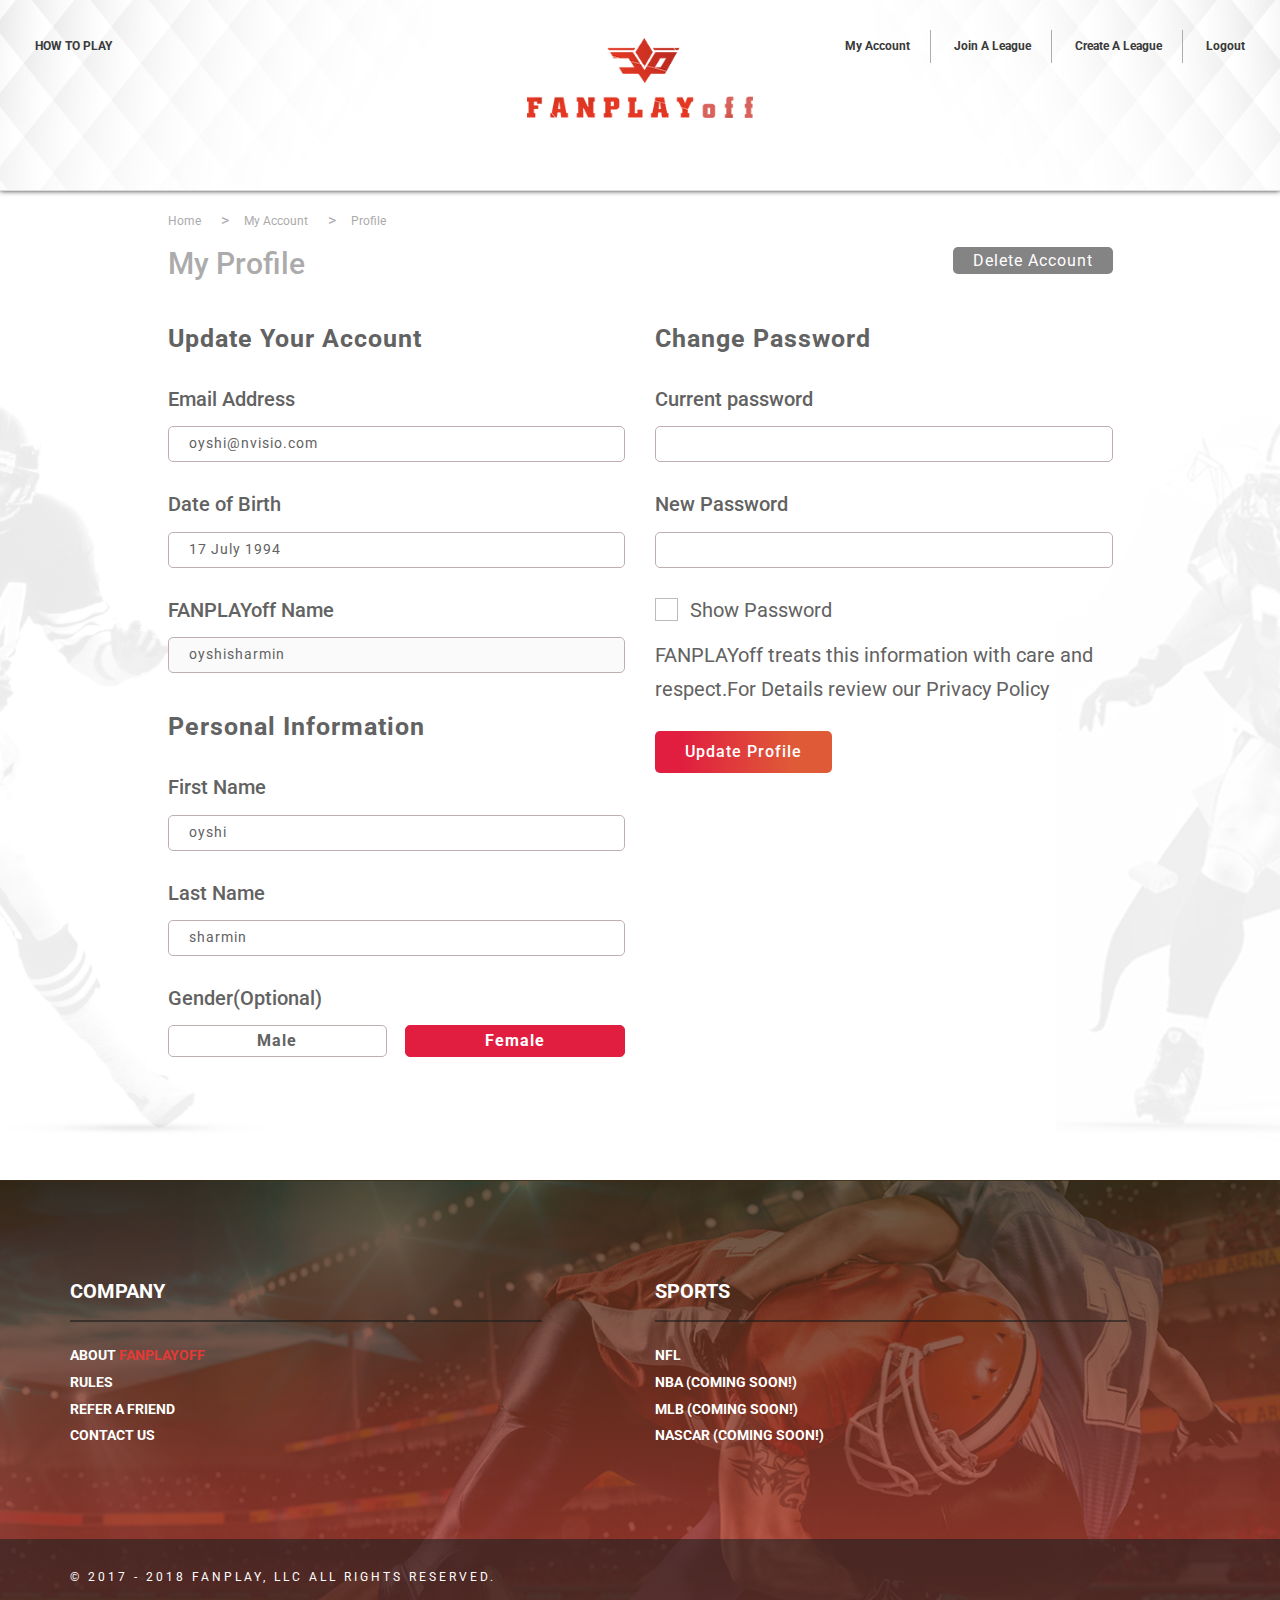
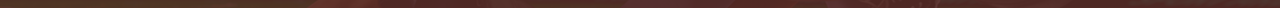
<file: edit-profile.html>
<!DOCTYPE html>
<html lang="en">
    <head>
        <meta charset="utf-8">
        <meta http-equiv="X-UA-Compatible" content="IE=edge">
        <meta name="viewport" content="width=device-width, initial-scale=1">

        <title>FanplayOff - Edit Profile</title>

        <!-- Favicons-->
        <link rel="icon" href="assets/img/favicon-600x600.png" sizes="32x32">
        
        <!-- Favicons-->
        <link rel="apple-touch-icon-precomposed" href="assets/img/favicon-600x600.png" sizes="152x152">

        <!-- For iPhone -->
        <meta name="msapplication-TileColor" content="#e53935">
        <meta name="msapplication-TileImage" content="assets/img/favicon-600x600.png" sizes="144x144">

        <!-- BOOTSTRAP CSS -->
        <link href="assets/css/bootstrap.min.css" rel="stylesheet">
        
        <!-- FONT AWESOME CSS -->
        <link href="assets/css/font-awesome.min.css" rel="stylesheet">

        <!-- MAGNIFIC POPUP -->
        <link href="assets/css/magnific-popup.css" rel="stylesheet">

        <!-- DATA TABLE CSS -->
        <link href="assets/css/jquery.dataTables.min.css" type="text/css" rel="stylesheet">

        <!-- DATE PICKER CSS -->
        <link href="assets/css/bootstrap-datepicker.min.css" type="text/css" rel="stylesheet">

        <!-- PERFECT SCROLLBAR CSS -->
        <link href="assets/css/perfect-scrollbar.min.css" rel="stylesheet">

        <!-- STACKABLE TABLE CSS -->
        <link href="assets/css/stacktable.css" rel="stylesheet">

        <!-- MAIN CSS -->
        <link href="assets/css/style.css" rel="stylesheet">

        <!-- RESPONSIVE CSS -->
        <link href="assets/css/responsive.css" rel="stylesheet">
        
    </head>
    <body>

        <!-- RESPONSIVE MENU START -->
        <div class="responsive-header">
            <div class="logo-responsive">
                <a href="index.html"><img src="assets/img/logo.png" alt=""></a>
            </div>
            <div class="mobile-menu-bar active"><img src="assets/img/menu-bar.png" alt=""></div>
            <div class="mobile-menu-close"><img src="assets/img/menu-close-responsive.png" alt=""></div>
        </div>
        <div class="responsive-menu">
            <ul>
                <!--  <li><a href="index.html">Home</a></li>
                <li><a href="#">Watch List</a></li> -->
                <li><a href="#">How to play</a></li>
                <!-- <li><a href="#">Tips &amp; Tricks</a></li> -->
            </ul>
            <div class="menu-divider"></div>
            <ul>
                <li><a href="#">My Account</a></li>
                <li><a href="#">Join A League</a></li>
                <li><a href="#">Create A League</a></li>
                <li><a href="#">Logout</a></li>
            </ul>
        </div>
        <!-- RESPONSIVE MENU END -->

        <!-- HEADER AREA START -->
        <div class="header-area header-absolute">
            <div class="container-fluid">
                <div class="row">
                    <div class="col-md-4 width-40">
                        <div class="menu-left">
                            <ul>
                                <!--  <li><a href="index.html">Home</a></li>
                                <li><a href="#">Watch List</a></li> -->
                                <li><a href="#">How to play</a></li>
                                <!-- <li><a href="#">Tips &amp; Tricks</a></li> -->
                            </ul>
                        </div>
                    </div>
                    <div class="col-md-4 width-20">
                        <div class="logo">
                            <a href="index.html"><img src="assets/img/logo.png" alt=""></a>
                        </div>
                    </div>
                    <div class="col-md-4 width-40 text-right">
                        <div class="menu-right">
                            <ul>
                                <li><a href="#">My Account</a></li>
                                <li><a href="#">Join A League</a></li>
                                <li><a href="#">Create A League</a></li>
                                <li><a href="#">Logout</a></li>
                            </ul>
                        </div>
                    </div>
                </div>
            </div>
        </div>
        <!-- HEADER AREA END -->

        <!-- HERO AREA START -->
        <div class="hero-area padding-bottom-less hero-area-bg"></div>
        <!-- HERO AREA END -->

        <!-- PROFILE AREA START -->
        <div class="profile-area edit-profile-pb-150 profile-area-bg">
            <div class="container">
                <div class="row">
                    <div class="col-md-10 col-md-offset-1">
                        <div class="profile-breadcumb">
                            <ul>
                                <li><a href="">Home</a></li>
                                <li><a href="">My Account</a></li>
                                <li><a href="">Profile</a></li>
                            </ul>
                        </div>
                    </div>
                </div>

                <div class="row">
                    <div class="col-sm-6 col-md-offset-1">
                        <div class="profile-title">
                            <h2>My Profile</h2>
                        </div>
                    </div>
                    <div class="col-md-4 col-sm-6 text-right">
                        <a href="" class="delete-account">Delete Account</a>
                    </div>
                </div>

                <div class="row">
                    <form action="">
                        <div class="col-md-5 col-md-offset-1">
                            <div class="edit-profile">
                                <h3>Update Your Account</h3>
                                <div class="form-group">
                                    <p class="form-label">Email Address</p>
                                    <p class="form-input"><input type="email" placeholder="Email Address" value="oyshi@nvisio.com"></p>
                                </div>
                                <div class="form-group">
                                    <p class="form-label">Date of Birth</p>
                                    <p><input class="datepicker" type="text" data-date-format="mm/dd/yyyy" placeholder="Birth Day: mm/dd/yy" value="17 July 1994"></p>
                                </div>
                                <div class="form-group">
                                    <p class="form-label">FANPLAYoff Name</p>
                                    <p class="form-input"><input type="text" placeholder="FANPLAYoff Name" value="oyshisharmin" disabled></p>
                                </div>
                                
                            </div>

                            <div class="edit-profile">
                                <h3>Personal Information</h3>
                                
                                <div class="form-group">
                                    <p class="form-label">First Name</p>
                                    <p class="form-input"><input type="text" placeholder="First Name" value="oyshi" ></p>
                                </div>
                                <div class="form-group">
                                    <p class="form-label">Last Name</p>
                                    <p class="form-input"><input type="text" placeholder="Last Name" value="sharmin" ></p>
                                </div>
                                <div class="form-group">
                                    <p class="form-label">Gender(Optional)</p>
                                    <p class="form-input">
                                        <input type="radio" id="test1" name="radio-group" >
                                        <label for="test1" class="option1">Male</label>
                                    
                                        <input type="radio" id="test2" name="radio-group" checked>
                                        <label for="test2" class="option2">Female</label>
                                    </p>
                                </div>
                                
                            </div>
                        </div>
                        <div class="col-md-5">
                            <div class="edit-profile">
                                <h3 class="mobile-mt-90">Change Password</h3>
                                
                                <div class="form-group">
                                    <p class="form-label">Current password</p>
                                    <p class="form-input"><input type="password"></p>
                                </div>
                                <div class="form-group">
                                    <p class="form-label">New Password</p>
                                    <p class="form-input"><input type="password"></p>
                                </div>
                                <p class="checkbox-new"><input type="checkbox" id="c1"><label class="checkbox-new-custom" for="c1">Show Password</label></p>
                                <p class="agree-text">FANPLAYoff treats this information with care and respect.For Details review our Privacy Policy</p>

                                <div class="form-group">
                                    <p class="form-input"><input type="submit" value="Update Profile"></p>
                                </div>
                            </div>
                        </div>
                    </form>
                </div>
            </div>
        </div>
        <!-- PROFILE AREA END -->

        

        <!-- FOOTER AREA START -->
        <div class="footer-area-wrap">
            <div class="container">
                <div class="footer-area">
                <div class="row">
                    <!-- <div class="col-sm-5"> -->
                    <div class="col-sm-6">
                        <h3>COMPANY</h3>
                        <div class="row">
                            <div class="col-md-6">
                                <p><a href="">About <span>fanplayOFF</span></a></p>
                                <p><a href="">Rules</a></p>
                                <!-- <p><a href="">Careers</a></p>
                                <p><a href="">Mobile Apps</a></p>
                                <p><a href="">Affiliates</a></p> -->
                                <p><a href="">Refer A Friend</a></p>
                                <p><a href="">Contact Us</a></p>
                            </div>
                            <!-- <div class="col-md-6">
                                <p><a href="">Terms of Use</a></p>
                                <p><a href="">Privacy Policy</a></p>
                                <p><a href="">Responsible Gaming</a></p>
                                <p><a href="">Account Security</a></p>
                                <p><a href="">Average Results</a></p>
                                <p><a href="">Legality</a></p>
                            </div> -->
                        </div>
                    </div>
                    <!-- <div class="col-sm-2"> -->
                    <div class="col-sm-6">
                        <h3>SPORTS</h3>
                        <div class="row">
                            <div class="col-md-6">
                                <p><a href="">NFL</a></p>
                                <p><a href="">NBA (Coming Soon!)</a></p>
                                <p><a href="">MLB (Coming Soon!)</a></p>
                                <p><a href="">NASCAR (Coming Soon!)</a></p>
                            </div>
                            <!-- <div class="col-md-6">
                                <p><a href="">NFL</a></p>
                                <p><a href="">NBA</a></p>
                                <p><a href="">MLB</a></p>
                                <p><a href="">GOLF</a></p>
                                <p><a href="">NHL</a></p>
                                <p><a href="">NAS</a></p>
                            </div>
                            <div class="col-md-6">
                                <p><a href="">MMA</a></p>
                                <p><a href="">SOC</a></p>
                                <p><a href="">CFL</a></p>
                                <p><a href="">LOL</a></p>
                                <p><a href="">Playbook</a></p>
                            </div> -->
                        </div>
                    </div>
                    <!-- <div class="col-sm-4 col-sm-offset-1">
                        <h3>LOCATIONS</h3>
                        <div class="row">
                            <div class="col-md-6">
                                <p><u>US Office</u></p>
                                <p>125 Summer St.</p>
                                <p>Floor 5</p>
                                <p>Boston, MA</p>
                                <p>02110</p>
                            </div>
                            <div class="col-md-6">
                                <p><u>UK Office</u></p>
                                <p>15 Ingestre Place</p>
                                <p>Suite 265</p>
                                <p>Soho, London</p>
                                <p>W1F OJH</p>
                            </div>
                        </div>
                    </div> -->
                </div>
                </div>
            </div>

            <div class="copyright-area">
                <div class="container">
                    <div class="row">
                        <div class="col-sm-12">
                            <div class="copyright-text">
                                &copy; 2017 - 2018 fanplay, LLC All Rights Reserved.
                            </div>
                        </div>
                    </div>
                </div>
            </div>
        </div>
        <!-- FOOTER AREA END -->


        <!-- JQUERY JS -->
        <script src="assets/js/jquery.min.js"></script>
        
        <!-- BOOTSTRAP JS -->
        <script src="assets/js/bootstrap.min.js"></script>

        <!-- MAGNIFIC POPUP -->
        <script src="assets/js/jquery.magnific-popup.min.js"></script>

        <!-- DATA TABLE JS -->
        <script type="text/javascript" src="assets/js/jquery.dataTables.min.js"></script>

        <!-- PERFECT SCROLLBAR JS -->
        <script src="assets/js/perfect-scrollbar.jquery.min.js"></script>

        <!-- DATE PICKER JS -->
        <script src="assets/js/bootstrap-datepicker.min.js"></script>

        <!-- STACKABLE TABLE JS -->
        <script src="assets/js/stacktable.js"></script>

        <!-- MAIN JS -->
        <script src="assets/js/main.js"></script>
    </body>
</html>
</file>
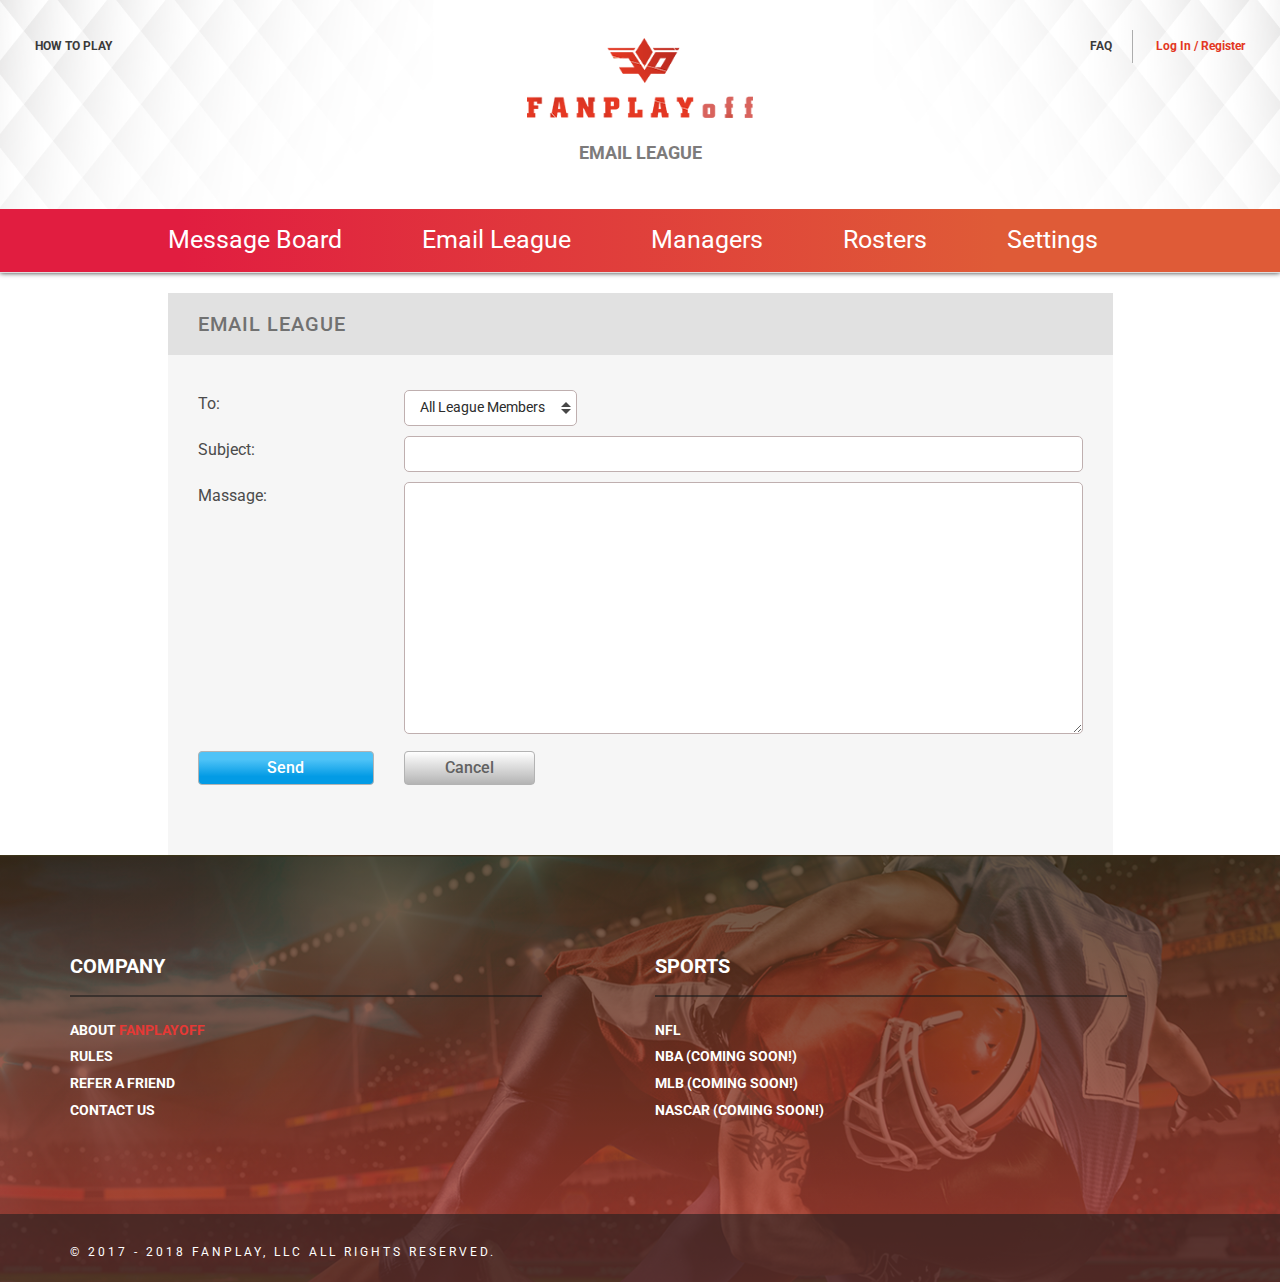
<file: email-league.html>
<!DOCTYPE html>
<html lang="en">
    <head>
        <meta charset="utf-8">
        <meta http-equiv="X-UA-Compatible" content="IE=edge">
        <meta name="viewport" content="width=device-width, initial-scale=1">

        <title>FanplayOff - Email League</title>

        <!-- Favicons-->
        <link rel="icon" href="assets/img/favicon-600x600.png" sizes="32x32">
        
        <!-- Favicons-->
        <link rel="apple-touch-icon-precomposed" href="assets/img/favicon-600x600.png" sizes="152x152">

        <!-- For iPhone -->
        <meta name="msapplication-TileColor" content="#e53935">
        <meta name="msapplication-TileImage" content="assets/img/favicon-600x600.png" sizes="144x144">

        <!-- BOOTSTRAP CSS -->
        <link href="assets/css/bootstrap.min.css" rel="stylesheet">
        
        <!-- FONT AWESOME CSS -->
        <link href="assets/css/font-awesome.min.css" rel="stylesheet">

        <!-- MAGNIFIC POPUP -->
        <link href="assets/css/magnific-popup.css" rel="stylesheet">

        <!-- DATA TABLE CSS -->
        <link href="assets/css/jquery.dataTables.min.css" type="text/css" rel="stylesheet">

        <!-- DATE PICKER CSS -->
        <link href="assets/css/bootstrap-datepicker.min.css" type="text/css" rel="stylesheet">

        <!-- PERFECT SCROLLBAR CSS -->
        <link href="assets/css/perfect-scrollbar.min.css" rel="stylesheet">

        <!-- STACKABLE TABLE CSS -->
        <link href="assets/css/stacktable.css" rel="stylesheet">

        <!-- MAIN CSS -->
        <link href="assets/css/style.css" rel="stylesheet">

        <!-- RESPONSIVE CSS -->
        <link href="assets/css/responsive.css" rel="stylesheet">
        
    </head>
    <body>

        <div class="show-off-canvas-menu-shade"></div>
        
        <!-- CREATE ACCOUT POPUP START -->
        <div class="create-account-popup-menu create-account">
            <div class="logo-area">
                <div class="menu-logo"><a href="index.html"><img src="assets/img/logo-white.png" alt=""></a></div>
                <span class="menu-close"><img src="assets/img/menu-close.png" alt=""></span>
            </div>
            <div class="form-area">
                <h4>Create Account</h4>
                
                <p class="terms-and-condition">By creating an account, I agree to the <a href="">Terms of Use</a> and acknowledge that I have read the <a href="">Privacy Policy</a>.</p>
                <p><a href="" class="sign-with-mail"><img src="assets/img/mail-icon.png" alt=""> Sign up with Email</a></p>
                <p><a href="" class="sign-with-facebook"><img src="assets/img/facebook-icon.png" alt=""> Sign up with Facebook</a></p>
                <p class="divider divider-margin">Already have an account? <span class="login-popup">Log In</span></p>
                
            </div>
        </div>
        <!-- CREATE ACCOUT POPUP END -->

        <!-- LOGIN POPUP START -->
        <div class="login-popup-menu login-popup-custom">
            <div class="logo-area">
                <div class="menu-logo"><a href="index.html"><img src="assets/img/logo-white.png" alt=""></a></div>
                <span class="menu-close"><img src="assets/img/menu-close.png" alt=""></span>
            </div>
            <div class="form-area padding-top-custom">

                <form action="">
                    <p><input type="text" placeholder="Username or Email Address" required></p>
                    <p><input type="password" placeholder="Password" required></p>
                    <p class="padding-top-10"><input type="submit" value="Log In"></p>
                </form>
                
                <p class="terms-and-condition padding-bottom-custom">Forgot <a href="">username</a> or <a href="">password</a>?</p>
                <p><a href="" class="sign-with-facebook"><img src="assets/img/facebook-icon.png" alt=""> Log In with Facebook</a></p>
                
                <p class="sign-up-btn">Sign up</p>
            </div>
        </div>
        <!-- LOGIN POPUP END -->


        <!-- SIGNUP POPUP START -->
        <div class="signup-popup-menu">
            <div class="logo-area">
                <div class="menu-logo"><a href="index.html"><img src="assets/img/logo-white.png" alt=""></a></div>
                <span class="menu-close"><img src="assets/img/menu-close.png" alt=""></span>
            </div>
            <div class="form-area">
                <h4>Create Account</h4>

                <form action="">
                    <p><input type="text" placeholder="Frist Name" required></p>
                    <p><input type="text" placeholder="Last Name" required></p>
                    <p><input type="email" placeholder="Email Address" required></p>
                    <p><input type="password" placeholder="Password" required></p>
                    <p class="checkbox-new"><input type="checkbox" id="c1"><label for="c1">Show Password</label></p>
                    <p><input class="datepicker" type="text" data-date-format="mm/dd/yyyy" placeholder="Birth Day: mm/dd/yy" required></p>
                    <p class="divider"><input type="submit" value="Sign Up"></p>
                </form>
            </div>
        </div>
        <!-- SIGNUP POPUP END -->

        <!-- RESPONSIVE MENU START -->
        <div class="responsive-header pb-0">
            <div class="logo-responsive">
                <a href="index.html"><img src="assets/img/logo.png" alt=""></a>
            </div>
            <p class="subtitle">Email League</p>
            <div class="secondary-menu secondary-menu-bg">
                <ul>
                    <li><a href="message-board.html">Message Board</a></li>
                    <li><a href="email-league.html">Email League</a></li>
                    <li><a href="managers.html">Managers</a></li>
                    <li><a href="league-home.html">Rosters</a></li>
                    <li><a href="settings.html">Settings</a></li>
                </ul>
            </div>
            <div class="mobile-menu-bar active"><img src="assets/img/menu-bar.png" alt=""></div>
            <div class="mobile-menu-close"><img src="assets/img/menu-close-responsive.png" alt=""></div>
        </div>
        <div class="responsive-menu">
            <ul>
                <!--  <li><a href="index.html">Home</a></li>
                <li><a href="#">Watch List</a></li> -->
                <li><a href="#">How to play</a></li>
                <!-- <li><a href="#">Tips &amp; Tricks</a></li> -->
            </ul>
            <div class="menu-divider"></div>
            <ul>
                <li><a href="#">FAQ</a></li>
                <li><a href="#" class="colored-menu login-btn">Log In / Register</a></li>
            </ul>
        </div>
        <!-- RESPONSIVE MENU END -->

        <!-- HEADER AREA START -->
        <div class="header-area header-absolute">
            <div class="container-fluid">
                <div class="row">
                    <div class="col-md-4 width-40">
                        <div class="menu-left">
                            <ul>
                                <!--  <li><a href="index.html">Home</a></li>
                                <li><a href="#">Watch List</a></li> -->
                                <li><a href="#">How to play</a></li>
                                <!-- <li><a href="#">Tips &amp; Tricks</a></li> -->
                            </ul>
                        </div>
                    </div>
                    <div class="col-md-4 text-center width-20">
                        <div class="logo">
                            <a href="index.html"><img src="assets/img/logo.png" alt=""></a>
                        </div>
                    </div>
                    <div class="col-md-4 width-40 text-right">
                        <div class="menu-right">
                            <ul>
                                <li><a href="#">FAQ</a></li>
                                <li><a href="#" class="colored-menu login-btn">Log In / Register</a></li>
                            </ul>
                        </div>
                    </div>
                </div>
            </div>
        </div>
        <!-- HEADER AREA END -->

        <!-- HERO AREA START -->
        <div class="hero-area padding-bottom-less padding-top-less padding-bottom-0 hero-area-bg">
            <p class="subtitle">Email League</p>
            <div class="secondary-menu-bg">
                <div class="container">
                    <div class="row">
                        <div class="col-md-10 col-md-offset-1">
                            <div class="secondary-menu">
                                <ul>
                                    <li><a href="message-board.html">Message Board</a></li>
                                    <li><a href="email-league.html">Email League</a></li>
                                    <li><a href="managers.html">Managers</a></li>
                                    <li><a href="league-home.html">Rosters</a></li>
                                    <li><a href="settings.html">Settings</a></li>
                                </ul>
                            </div>
                        </div>
                        
                    </div>
                </div>
            </div>
        </div>
        <!-- HERO AREA END -->

        <!-- EMAIL LEAGUE AREA START -->
        <div class="email-league-area">
            <div class="container">
                <div class="row">
                    <div class="col-md-10 col-md-offset-1">
                        <div class="email-header">
                            <h3>EMAIL LEAGUE </h3>
                        </div>
                        <form class="email-input-table" action="">
                            <table cellspacing="0" class="email-league-table">
                                <tbody>
                                    <tr>
                                        <td class="td-left">To:</td>
                                        <td class="td-right">
                                            <select class="custom-select">
                                                <option class="custom-option" value="All League Members">All League Members</option>
                                                <option class="custom-option" value="All League Members 1">All League Members 1</option>
                                                <option class="custom-option" value="All League Members 2">All League Members 2</option>
                                                <option class="custom-option" value="All League Members 3">All League Members 3</option>
                                            </select> 
                                        </td>
                                    </tr>
                                    <tr>
                                        <td class="td-left">Subject:</td>
                                        <td class="td-right">
                                            <input type="text">
                                        </td>
                                    </tr>
                                    <tr>
                                        <td class="td-left">Massage:</td>
                                        <td class="td-right">
                                            <textarea name="" id="" cols="30" rows="10"></textarea>
                                        </td>
                                    </tr>
                                    <tr>
                                        <td class="td-left">
                                            <input type="submit" class="send-btn" value="Send">
                                        </td>
                                        <td class="td-right">
                                            <input type="submit" class="cancel-btn" value="Cancel">
                                        </td>
                                    </tr>
                                </tbody>
                            </table>
                        </form>
                    </div>
                </div>
            </div>
        </div>
        <!-- EMAIL LEAGUE AREA END -->

        

        <!-- FOOTER AREA START -->
        <div class="footer-area-wrap">
            <div class="container">
                <div class="footer-area">
                <div class="row">
                    <!-- <div class="col-sm-5"> -->
                    <div class="col-sm-6">
                        <h3>COMPANY</h3>
                        <div class="row">
                            <div class="col-md-6">
                                <p><a href="">About <span>fanplayOFF</span></a></p>
                                <p><a href="">Rules</a></p>
                                <!-- <p><a href="">Careers</a></p>
                                <p><a href="">Mobile Apps</a></p>
                                <p><a href="">Affiliates</a></p> -->
                                <p><a href="">Refer A Friend</a></p>
                                <p><a href="">Contact Us</a></p>
                            </div>
                            <!-- <div class="col-md-6">
                                <p><a href="">Terms of Use</a></p>
                                <p><a href="">Privacy Policy</a></p>
                                <p><a href="">Responsible Gaming</a></p>
                                <p><a href="">Account Security</a></p>
                                <p><a href="">Average Results</a></p>
                                <p><a href="">Legality</a></p>
                            </div> -->
                        </div>
                    </div>
                    <!-- <div class="col-sm-2"> -->
                    <div class="col-sm-6">
                        <h3>SPORTS</h3>
                        <div class="row">
                            <div class="col-md-6">
                                <p><a href="">NFL</a></p>
                                <p><a href="">NBA (Coming Soon!)</a></p>
                                <p><a href="">MLB (Coming Soon!)</a></p>
                                <p><a href="">NASCAR (Coming Soon!)</a></p>
                            </div>
                            <!-- <div class="col-md-6">
                                <p><a href="">NFL</a></p>
                                <p><a href="">NBA</a></p>
                                <p><a href="">MLB</a></p>
                                <p><a href="">GOLF</a></p>
                                <p><a href="">NHL</a></p>
                                <p><a href="">NAS</a></p>
                            </div>
                            <div class="col-md-6">
                                <p><a href="">MMA</a></p>
                                <p><a href="">SOC</a></p>
                                <p><a href="">CFL</a></p>
                                <p><a href="">LOL</a></p>
                                <p><a href="">Playbook</a></p>
                            </div> -->
                        </div>
                    </div>
                    <!-- <div class="col-sm-4 col-sm-offset-1">
                        <h3>LOCATIONS</h3>
                        <div class="row">
                            <div class="col-md-6">
                                <p><u>US Office</u></p>
                                <p>125 Summer St.</p>
                                <p>Floor 5</p>
                                <p>Boston, MA</p>
                                <p>02110</p>
                            </div>
                            <div class="col-md-6">
                                <p><u>UK Office</u></p>
                                <p>15 Ingestre Place</p>
                                <p>Suite 265</p>
                                <p>Soho, London</p>
                                <p>W1F OJH</p>
                            </div>
                        </div>
                    </div> -->
                </div>
                </div>
            </div>

            <div class="copyright-area">
                <div class="container">
                    <div class="row">
                        <div class="col-sm-12">
                            <div class="copyright-text">
                                &copy; 2017 - 2018 fanplay, LLC All Rights Reserved.
                            </div>
                        </div>
                    </div>
                </div>
            </div>
        </div>
        <!-- FOOTER AREA END -->


        <!-- JQUERY JS -->
        <script src="assets/js/jquery.min.js"></script>
        
        <!-- BOOTSTRAP JS -->
        <script src="assets/js/bootstrap.min.js"></script>

        <!-- MAGNIFIC POPUP -->
        <script src="assets/js/jquery.magnific-popup.min.js"></script>

        <!-- DATA TABLE JS -->
        <script type="text/javascript" src="assets/js/jquery.dataTables.min.js"></script>

        <!-- PERFECT SCROLLBAR JS -->
        <script src="assets/js/perfect-scrollbar.jquery.min.js"></script>

        <!-- DATE PICKER JS -->
        <script src="assets/js/bootstrap-datepicker.min.js"></script>

        <!-- STACKABLE TABLE JS -->
        <script src="assets/js/stacktable.js"></script>

        <!-- MAIN JS -->
        <script src="assets/js/main.js"></script>
    </body>
</html>
</file>
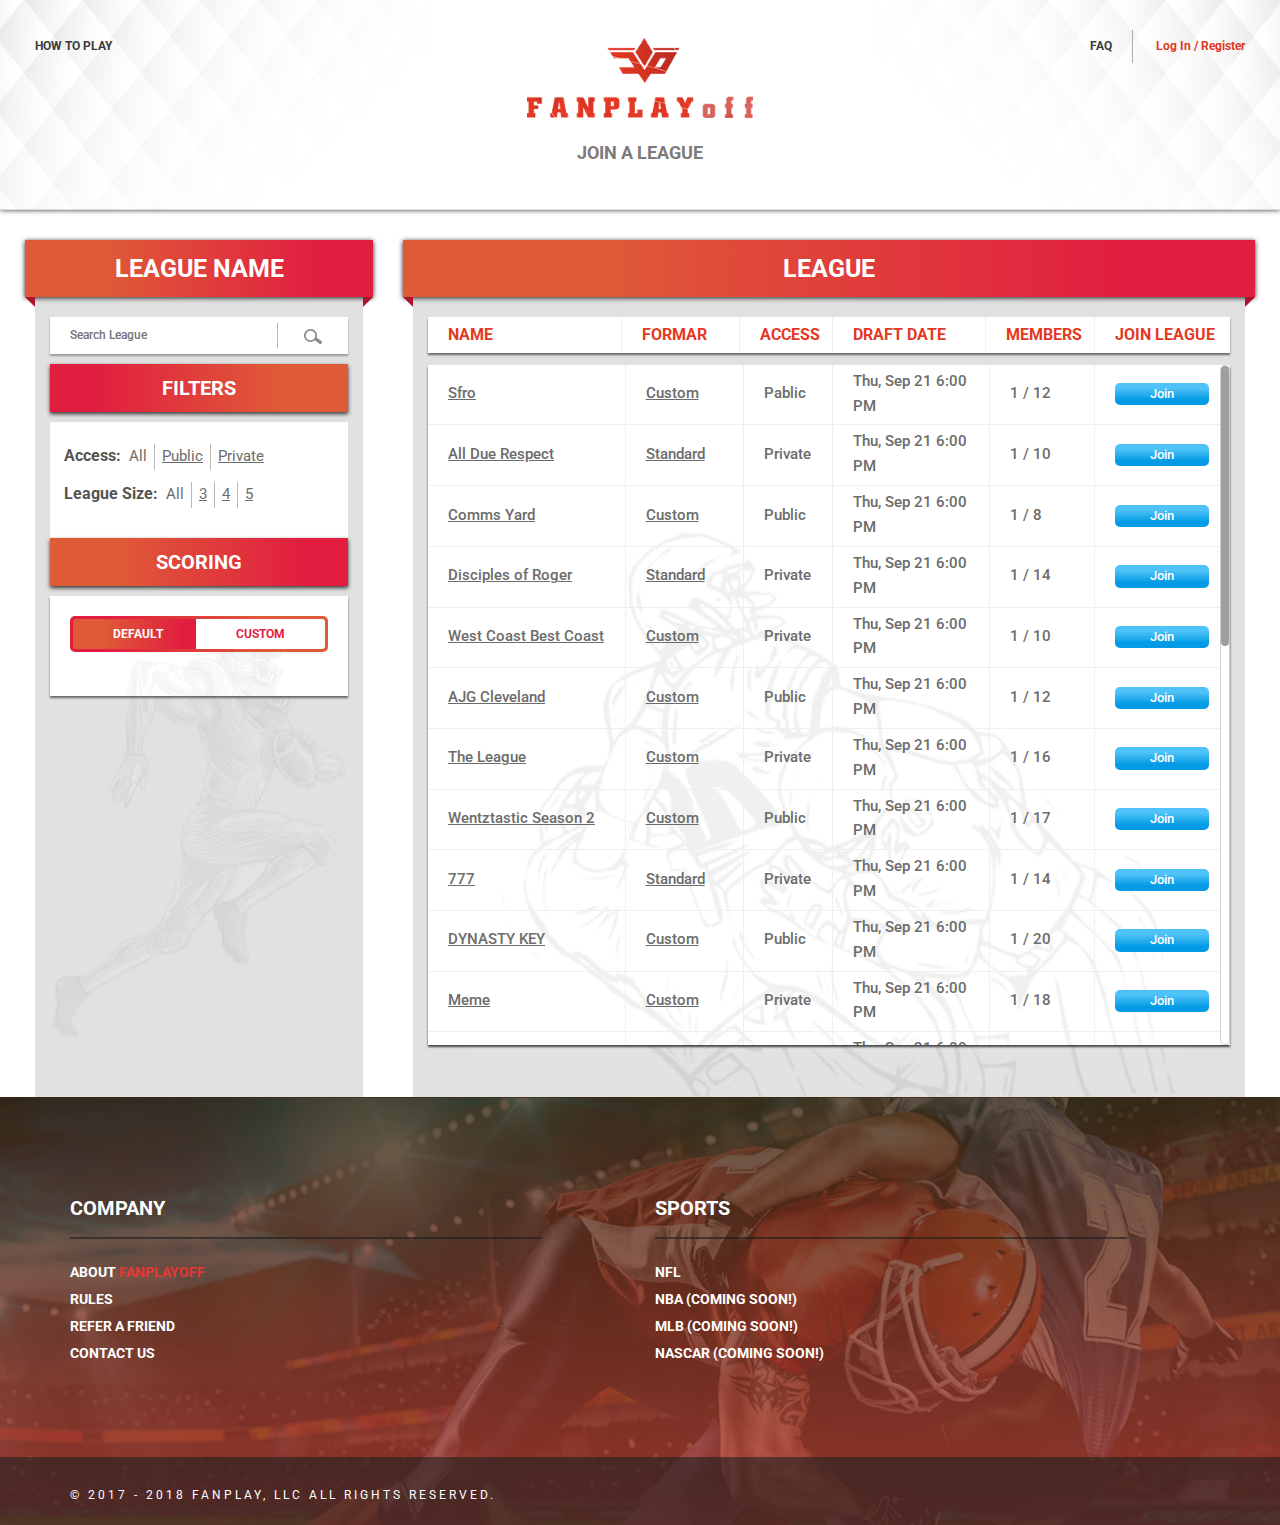
<file: join-league.html>
<!DOCTYPE html>
<html lang="en">
    <head>
        <meta charset="utf-8">
        <meta http-equiv="X-UA-Compatible" content="IE=edge">
        <meta name="viewport" content="width=device-width, initial-scale=1">

        <title>FanplayOff - Join League</title>

        <!-- Favicons-->
        <link rel="icon" href="assets/img/favicon-600x600.png" sizes="32x32">
        
        <!-- Favicons-->
        <link rel="apple-touch-icon-precomposed" href="assets/img/favicon-600x600.png" sizes="152x152">

        <!-- For iPhone -->
        <meta name="msapplication-TileColor" content="#e53935">
        <meta name="msapplication-TileImage" content="assets/img/favicon-600x600.png" sizes="144x144">

        <!-- BOOTSTRAP CSS -->
        <link href="assets/css/bootstrap.min.css" rel="stylesheet">
        
        <!-- FONT AWESOME CSS -->
        <link href="assets/css/font-awesome.min.css" rel="stylesheet">

        <!-- MAGNIFIC POPUP -->
        <link href="assets/css/magnific-popup.css" rel="stylesheet">

        <!-- DATA TABLE CSS -->
        <link href="assets/css/jquery.dataTables.min.css" type="text/css" rel="stylesheet">

        <!-- DATE PICKER CSS -->
        <link href="assets/css/bootstrap-datepicker.min.css" type="text/css" rel="stylesheet">

        <!-- PERFECT SCROLLBAR CSS -->
        <link href="assets/css/perfect-scrollbar.min.css" rel="stylesheet">

        <!-- STACKABLE TABLE CSS -->
        <link href="assets/css/stacktable.css" rel="stylesheet">

        <!-- MAIN CSS -->
        <link href="assets/css/style.css" rel="stylesheet">

        <!-- RESPONSIVE CSS -->
        <link href="assets/css/responsive.css" rel="stylesheet">
        
    </head>
    <body>

        <div class="show-off-canvas-menu-shade"></div>
        
        <!-- CREATE ACCOUT POPUP START -->
        <div class="create-account-popup-menu create-account">
            <div class="logo-area">
                <div class="menu-logo"><a href="index.html"><img src="assets/img/logo-white.png" alt=""></a></div>
                <span class="menu-close"><img src="assets/img/menu-close.png" alt=""></span>
            </div>
            <div class="form-area">
                <h4>Create Account</h4>
                
                <p class="terms-and-condition">By creating an account, I agree to the <a href="">Terms of Use</a> and acknowledge that I have read the <a href="">Privacy Policy</a>.</p>
                <p><a href="" class="sign-with-mail"><img src="assets/img/mail-icon.png" alt=""> Sign up with Email</a></p>
                <p><a href="" class="sign-with-facebook"><img src="assets/img/facebook-icon.png" alt=""> Sign up with Facebook</a></p>
                <p class="divider divider-margin">Already have an account? <span class="login-popup">Log In</span></p>
                
            </div>
        </div>
        <!-- CREATE ACCOUT POPUP END -->

        <!-- LOGIN POPUP START -->
        <div class="login-popup-menu login-popup-custom">
            <div class="logo-area">
                <div class="menu-logo"><a href="index.html"><img src="assets/img/logo-white.png" alt=""></a></div>
                <span class="menu-close"><img src="assets/img/menu-close.png" alt=""></span>
            </div>
            <div class="form-area padding-top-custom">

                <form action="">
                    <p><input type="text" placeholder="Username or Email Address" required></p>
                    <p><input type="password" placeholder="Password" required></p>
                    <p class="padding-top-10"><input type="submit" value="Log In"></p>
                </form>
                
                <p class="terms-and-condition padding-bottom-custom">Forgot <a href="">username</a> or <a href="">password</a>?</p>
                <p><a href="" class="sign-with-facebook"><img src="assets/img/facebook-icon.png" alt=""> Log In with Facebook</a></p>
                
                <p class="sign-up-btn">Sign up</p>
            </div>
        </div>
        <!-- LOGIN POPUP END -->


        <!-- SIGNUP POPUP START -->
        <div class="signup-popup-menu">
            <div class="logo-area">
                <div class="menu-logo"><a href="index.html"><img src="assets/img/logo-white.png" alt=""></a></div>
                <span class="menu-close"><img src="assets/img/menu-close.png" alt=""></span>
            </div>
            <div class="form-area">
                <h4>Create Account</h4>

                <form action="">
                    <p><input type="text" placeholder="Frist Name" required></p>
                    <p><input type="text" placeholder="Last Name" required></p>
                    <p><input type="email" placeholder="Email Address" required></p>
                    <p><input type="password" placeholder="Password" required></p>
                    <p class="checkbox-new"><input type="checkbox" id="c1"><label for="c1">Show Password</label></p>
                    <p><input class="datepicker" type="text" data-date-format="mm/dd/yyyy" placeholder="Birth Day: mm/dd/yy" required></p>
                    <p class="divider"><input type="submit" value="Sign Up"></p>
                </form>
            </div>
        </div>
        <!-- SIGNUP POPUP END -->

        <!-- RESPONSIVE MENU START -->
        <div class="responsive-header">
            <div class="logo-responsive">
                <a href="index.html"><img src="assets/img/logo.png" alt=""></a>
            </div>
            <p class="subtitle">JOIN A LEAGUE</p>
            <div class="mobile-menu-bar active"><img src="assets/img/menu-bar.png" alt=""></div>
            <div class="mobile-menu-close"><img src="assets/img/menu-close-responsive.png" alt=""></div>
        </div>
        <div class="responsive-menu">
            <ul>
                <!--  <li><a href="index.html">Home</a></li>
                <li><a href="#">Watch List</a></li> -->
                <li><a href="#">How to play</a></li>
                <!-- <li><a href="#">Tips &amp; Tricks</a></li> -->
            </ul>
            <div class="menu-divider"></div>
            <ul>
                <li><a href="#">FAQ</a></li>
                <li><a href="#" class="colored-menu login-btn">Log In / Register</a></li>
            </ul>
        </div>
        <!-- RESPONSIVE MENU END -->

        <!-- PRIVATE ACCESS POPUP START -->
        <div class="private-access-popup-menu private-access">
            <div class="logo-area">
                <div class="menu-logo"><a href="index.html"><img src="assets/img/logo-white.png" alt=""></a></div>
                <span class="menu-close"><img src="assets/img/menu-close.png" alt=""></span>
            </div>
            <div class="form-area">
                <h4>LEAGUE</h4>
                <p class="terms-and-condition">This League is Private. You need a password to view this league</p>
                
                <form action="">
                    <a href="" class="request-access">Request Access</a>
                    <p><input type="password" class="text-center" placeholder="Password" required></p>
                    
                    <p><input type="submit" class="view-league" value="View League"></p>
                </form>
            </div>
        </div>
        <!-- PRIVATE ACCESS POPUP END -->

        <!-- PUBLIC ACCESS POPUP START -->
        <div class="public-access-popup-menu public-access">
            <div class="logo-area">
                <div class="menu-logo"><a href="index.html"><img src="assets/img/logo-white.png" alt=""></a></div>
                <span class="menu-close"><img src="assets/img/menu-close.png" alt=""></span>
            </div>
            <div class="public-info-area">
                <div class="info-area">
                    <div class="container">
                        <div class="row">
                            <div class="col-sm-6">
                                <p><strong>League: </strong>12 Angry Man</p>
                                <p><strong>Creator: </strong>  Javed H</p>
                                <p><strong>You are signed in as: </strong>  Javed H</p>
                                <p><strong>Member Name: </strong>  Javed69</p>
                            </div>
                            <div class="col-sm-6 text-right">
                                <form action="" class="join-league-form">
                                    <p><input type="text" placeholder="Your Team" required></p>
                                    
                                    <p><input type="submit" value="Join This League"></p>
                                </form>
                            </div>
                        </div>
                    </div>
                </div>
                <div class="responsive-table">
                <table cellspacing="0" class="team-details-head">
                    <thead>
                        <tr>
                            <th>#</th>
                            <th></th>
                            <th>Team Name</th>
                            <th>Manager Name</th>
                            <th>Status</th>
                            
                        </tr>
                    </thead>
                </table>
                <table cellspacing="0" class="team-details-body">
                    <tbody>
                        <tr>
                            <td>1</td>
                            <td>Sfrr</td>
                            <td>Sfro</td>
                            <td>Yasir Rayhan</td>
                            <td>Joined</td>
                        </tr>
                        <tr>
                            <td>2</td>
                            <td>ADRT</td>
                            <td>All Due Respect</td>
                            <td>Alamin Hossin</td>
                            <td>Joined</td>
                        </tr>
                        <tr>
                            <td>3</td>
                            <td>Sfrr</td>
                            <td>Sfro</td>
                            <td>Yasir Rayhan</td>
                            <td>Joined</td>
                        </tr>
                        <tr>
                            <td>4</td>
                            <td>ADRT</td>
                            <td>All Due Respect</td>
                            <td>Alamin Hossin</td>
                            <td>Joined</td>
                        </tr>
                        <tr>
                            <td>5</td>
                            <td>Sfrr</td>
                            <td>Sfro</td>
                            <td>Yasir Rayhan</td>
                            <td>Joined</td>
                        </tr>
                        <tr>
                            <td>6</td>
                            <td>ADRT</td>
                            <td>All Due Respect</td>
                            <td>Alamin Hossin</td>
                            <td>Joined</td>
                        </tr>
                    </tbody>
                </table>
                </div>
                <div class="league-setting-header">LEAGUE SETTINGS OVERVIEW</div>
                <div class="invite-manager-body">
                    <p><strong>Game Format: FANPLAYOFF Custom</strong> FANPLAYOFF Custom</p>
                    <p><strong>Draft Date: </strong> 21-SEP-2017</p>
                    <p><strong>Teams in League:</strong> 4</p>
                    <p><strong>Lineup Locktime:</strong>  Lock Individually at Scheduled Gametime</p>
                    <p class="margin-bottom-0"><strong>Roster Size:</strong>  16 (9 starters, 7 bench)</p>
                    <p class="league-special-text"><strong>Offense (16):</strong> QB, RB, RB, WR, WR, TE, FLEX, D/ST, K, BE, BE, BE, BE, BE, BE, NK</p>
                    <p><strong>Stat Categories:</strong>  52</p>
                    <p class="league-special-text">RTD(6pts), RTD(6pts),  RTD(6pts),  RTD(6pts),  RTD(6pts), RTD(6pts), RTD(6pts), RTD(6pts),  RTD(6pts),  RTD(6pts),  RTD(6pts), RTD(6pts), RTD(6pts), RTD(6pts),  RTD(6pts),  RTD(6pts),  RTD(6pts), RTD(6pts), RTD(6pts), RTD(6pts),  RTD(6pts),  RTD(6pts),  RTD(6pts), RTD(6pts), RTD(6pts), RTD(6pts),  RTD(6pts),  RTD(6pts),  RTD(6pts), RTD(6pts), RTD(6pts), RTD(6pts),  RTD(6pts),  RTD(6pts),  RTD(6pts), RTD(6pts), RTD(6pts), RTD(6pts),  RTD(6pts),  RTD(6pts),  RTD(6pts), RTD(6pts), RTD(6pts), RTD(6pts),  RTD(6pts),  RTD(6pts),  RTD(6pts), RTD(6pts), RTD(6pts), RTD(6pts),  RTD(6pts),  RTD(6pts),  RTD(6pts), RTD(6pts), RTD(6pts), RTD(6pts),</p>
                </div>
            </div>
        </div>
        <!-- PUBLIC ACCESS POPUP END -->

        <!-- HEADER AREA START -->
        <div class="header-area header-absolute">
            <div class="container-fluid">
                <div class="row">
                    <div class="col-md-4 width-40">
                        <div class="menu-left">
                            <ul>
                                <!--  <li><a href="index.html">Home</a></li>
                                <li><a href="#">Watch List</a></li> -->
                                <li><a href="#">How to play</a></li>
                                <!-- <li><a href="#">Tips &amp; Tricks</a></li> -->
                            </ul>
                        </div>
                    </div>
                    <div class="col-md-4 width-20">
                        <div class="logo">
                            <a href="index.html"><img src="assets/img/logo.png" alt=""></a>
                        </div>
                    </div>
                    <div class="col-md-4 width-40 text-right">
                        <div class="menu-right">
                            <ul>
                                <li><a href="#">FAQ</a></li>
                                <li><a href="#" class="colored-menu login-btn">Log In / Register</a></li>
                            </ul>
                        </div>
                    </div>
                </div>
            </div>
        </div>
        <!-- HEADER AREA END -->

        <!-- HERO AREA START -->
        <div class="hero-area padding-bottom-less padding-top-less hero-area-bg">
            <p class="subtitle">JOIN A LEAGUE</p>
        </div>
        <!-- HERO AREA END -->

        <!-- JOIN LEAGUE AREA START -->
        <div class="join-league">
            <div class="container-fluid">
                <div class="row">
                    <div class="col-md-4 custom-col-width-1">
                        <div class="league-title">
                            <h2>LEAGUE NAME</h2>
                        </div>
                        <div class="league-option league-option-bg-1">
                            <div class="league-search">
                                <form action="">
                                    <p>
                                        <input type="search" name="" id="" placeholder="Search League">
                                        <button type="submit"><img src="assets/img/search-icon.png" alt=""></button>
                                    </p>
                                </form>
                            </div>
                            <p class="filter-title">Filters</p>
                            <div class="filter-content">
                                <div class="each-filter">
                                    <span class="filter-category">Access:</span>
                                    <ul>
                                        <li><a href="">All</a></li>
                                        <li><a href="">Public</a></li>
                                        <li><a href="">Private</a></li>
                                    </ul>
                                </div>
                                <div>
                                    <span class="filter-category">League Size:</span>
                                    <ul>
                                        <li><a href="">All</a></li>
                                        <li><a href="">3</a></li>
                                        <li><a href="">4</a></li>
                                        <li><a href="">5</a></li>
                                    </ul>
                                </div>
                            </div>
                            <p class="filter-title scoring-title">Scoring</p>
                            <div class="scoring-content scoring-content-bg">
                                <form action="">
                                    <p class="form-input-radio">
                                        <input type="radio" id="test3" name="radio-group" checked>
                                        <label for="test3" class="option3">Default</label>
                                    
                                        <input type="radio" id="test4" name="radio-group" >
                                        <label for="test4" class="option4">Custom</label>
                                    </p>
                                </form>
                            </div>
                        </div>
                    </div>
                    <div class="col-md-8 custom-col-width-2">
                        <div class="league-title">
                            <h2>League</h2>
                        </div>
                        <div class="league-option league-option-bg">
                            <table cellspacing="0" class="league-details">
                                <thead>
                                    <tr>
                                        <th>NAME</th>
                                        <th>FORMAR</th>
                                        <th>ACCESS</th>
                                        <th>DRAFT DATE</th>
                                        <th>MEMBERS</th>
                                        <th>JOIN LEAGUE</th>
                                    </tr>
                                </thead>
                            </table>
                            <div class="height-20"></div>
                            <table cellspacing="0" class="league-details-body league-details-bg">
                                <thead class="mobile-display-block">
                                    <tr>
                                        <th style="width:25%;">NAME</th>
                                        <th style="width:15%;">FORMAR</th>
                                        <th style="width:10%;">ACCESS</th>
                                        <th style="width:20%;">DRAFT DATE</th>
                                        <th style="width:13%;">MEMBERS</th>
                                        <th style="width:17%;">JOIN LEAGUE</th>
                                    </tr>
                                </thead>
                                <tbody>
                                    <tr>
                                        <td>Sfro</td>
                                        <td>Custom</td>
                                        <td id="access-1">Pablic</td>
                                        <td>Thu, Sep 21 6:00 PM</td>
                                        <td>1 / 12</td>
                                        <td style="text-align: center">
                                            <span class="join-btn" id="join-btn-1">join</span>
                                        </td>
                                    </tr>
                                    <tr>
                                        <td>All Due Respect</td>
                                        <td>Standard</td>
                                        <td id="access-2">Private</td>
                                        <td>Thu, Sep 21 6:00 PM</td>
                                        <td>1 / 10</td>
                                        <td style="text-align: center">
                                            <span class="join-btn" id="join-btn-2">join</span>
                                        </td>
                                    </tr>
                                    <tr>
                                        <td>Comms Yard</td>
                                        <td>Custom</td>
                                        <td class="access">Public</td>
                                        <td>Thu, Sep 21 6:00 PM</td>
                                        <td>1 / 8</td>
                                        <td style="text-align: center">
                                            <span class="join-btn">join</span>
                                        </td>
                                    </tr>
                                    <tr>
                                        <td>Disciples of Roger</td>
                                        <td>Standard</td>
                                        <td class="access">Private</td>
                                        <td>Thu, Sep 21 6:00 PM</td>
                                        <td>1 / 14</td>
                                        <td style="text-align: center">
                                            <span class="join-btn">join</span>
                                        </td>
                                    </tr>
                                    <tr>
                                        <td>West Coast Best Coast</td>
                                        <td>Custom</td>
                                        <td class="access">Private</td>
                                        <td>Thu, Sep 21 6:00 PM</td>
                                        <td>1 / 10</td>
                                        <td style="text-align: center">
                                            <span class="join-btn">join</span>
                                        </td>
                                    </tr>
                                    <tr>
                                        <td>AJG Cleveland</td>
                                        <td>Custom</td>
                                        <td class="access">Public</td>
                                        <td>Thu, Sep 21 6:00 PM</td>
                                        <td>1 / 12</td>
                                        <td style="text-align: center">
                                            <span class="join-btn">join</span>
                                        </td>
                                    </tr>
                                    <tr>
                                        <td>The League</td>
                                        <td>Custom</td>
                                        <td class="access">Private</td>
                                        <td>Thu, Sep 21 6:00 PM</td>
                                        <td>1 / 16</td>
                                        <td style="text-align: center">
                                            <span class="join-btn">join</span>
                                        </td>
                                    </tr>
                                    <tr>
                                        <td>Wentztastic Season 2</td>
                                        <td>Custom</td>
                                        <td class="access">Public</td>
                                        <td>Thu, Sep 21 6:00 PM</td>
                                        <td>1 / 17</td>
                                        <td style="text-align: center">
                                            <span class="join-btn">join</span>
                                        </td>
                                    </tr>
                                    <tr>
                                        <td>777</td>
                                        <td>Standard</td>
                                        <td class="access">Private</td>
                                        <td>Thu, Sep 21 6:00 PM</td>
                                        <td>1 / 14</td>
                                        <td style="text-align: center">
                                            <span class="join-btn">join</span>
                                        </td>
                                    </tr>
                                    <tr>
                                        <td>DYNASTY KEY</td>
                                        <td>Custom</td>
                                        <td class="access">Public</td>
                                        <td>Thu, Sep 21 6:00 PM</td>
                                        <td>1 / 20</td>
                                        <td style="text-align: center">
                                            <span class="join-btn">join</span>
                                        </td>
                                    </tr>
                                    <tr>
                                        <td>Meme</td>
                                        <td>Custom</td>
                                        <td class="access">Private</td>
                                        <td>Thu, Sep 21 6:00 PM</td>
                                        <td>1 / 18</td>
                                        <td style="text-align: center">
                                            <span class="join-btn">join</span>
                                        </td>
                                    </tr>
                                    <tr>
                                        <td>Texas Custom Patios</td>
                                        <td>Custom</td>
                                        <td class="access">Private</td>
                                        <td>Thu, Sep 21 6:00 PM</td>
                                        <td>1 / 9</td>
                                        <td style="text-align: center">
                                            <span class="join-btn">join</span>
                                        </td>
                                    </tr>
                                    <tr>
                                        <td>Meme</td>
                                        <td>Standard</td>
                                        <td class="access">Private</td>
                                        <td>Thu, Sep 21 6:00 PM</td>
                                        <td>1 / 10</td>
                                        <td style="text-align: center">
                                            <span class="join-btn">join</span>
                                        </td>
                                    </tr>
                                    <tr>
                                        <td>Winter is coming...</td>
                                        <td>Custom</td>
                                        <td class="access">Private</td>
                                        <td>Thu, Sep 21 6:00 PM</td>
                                        <td>1 / 12</td>
                                        <td style="text-align: center">
                                            <span class="join-btn">join</span>
                                        </td>
                                    </tr>
                                    <tr>
                                        <td>LL of Produce n Peons</td>
                                        <td>Standard</td>
                                        <td class="access">Private</td>
                                        <td>Thu, Sep 21 6:00 PM</td>
                                        <td>1 / 12</td>
                                        <td style="text-align: center">
                                            <span class="join-btn">join</span>
                                        </td>
                                    </tr>
                                    <tr>
                                        <td>Custom test</td>
                                        <td>Custom</td>
                                        <td class="access">Private</td>
                                        <td>Thu, Sep 21 6:00 PM</td>
                                        <td>1 / 12</td>
                                        <td style="text-align: center">
                                            <span class="join-btn">join</span>
                                        </td>
                                    </tr>
                                    <tr>
                                        <td>Dynasty league</td>
                                        <td>Custom</td>
                                        <td class="access">Private</td>
                                        <td>Thu, Sep 21 6:00 PM</td>
                                        <td>1 / 2</td>
                                        <td style="text-align: center">
                                            <span class="join-btn">join</span>
                                        </td>
                                    </tr>
                                    <tr>
                                        <td>Average Joe's</td>
                                        <td>Standard</td>
                                        <td class="access">Private</td>
                                        <td>Thu, Sep 21 6:00 PM</td>
                                        <td>1 / 13</td>
                                        <td style="text-align: center">
                                            <span class="join-btn">join</span>
                                        </td>
                                    </tr>
                                    <tr>
                                        <td>Sfro</td>
                                        <td>Custom</td>
                                        <td class="access">Private</td>
                                        <td>Thu, Sep 21 6:00 PM</td>
                                        <td>1 / 12</td>
                                        <td style="text-align: center">
                                            <span class="join-btn">join</span>
                                        </td>
                                    </tr>
                                    <tr>
                                        <td>Sfro</td>
                                        <td>Custom</td>
                                        <td class="access">Public</td>
                                        <td>Thu, Sep 21 6:00 PM</td>
                                        <td>1 / 12</td>
                                        <td style="text-align: center">
                                            <span class="join-btn">join</span>
                                        </td>
                                    </tr>
                                    <tr>
                                        <td>Sfro</td>
                                        <td>Custom</td>
                                        <td class="access">Private</td>
                                        <td>Thu, Sep 21 6:00 PM</td>
                                        <td>1 / 12</td>
                                        <td style="text-align: center">
                                            <span class="join-btn">join</span>
                                        </td>
                                    </tr>
                                    <tr>
                                        <td>Sfro</td>
                                        <td>Custom</td>
                                        <td class="access">Private</td>
                                        <td>Thu, Sep 21 6:00 PM</td>
                                        <td>1 / 12</td>
                                        <td style="text-align: center">
                                            <span class="join-btn">join</span>
                                        </td>
                                    </tr>
                                    <tr>
                                        <td>Sfro</td>
                                        <td>Custom</td>
                                        <td class="access">Public</td>
                                        <td>Thu, Sep 21 6:00 PM</td>
                                        <td>1 / 12</td>
                                        <td style="text-align: center">
                                            <span class="join-btn">join</span>
                                        </td>
                                    </tr>
                                    <tr>
                                        <td>Sfro</td>
                                        <td>Custom</td>
                                        <td class="access">Private</td>
                                        <td>Thu, Sep 21 6:00 PM</td>
                                        <td>1 / 12</td>
                                        <td style="text-align: center">
                                            <span class="join-btn">join</span>
                                        </td>
                                    </tr>
                                    <tr>
                                        <td>Sfro</td>
                                        <td>Custom</td>
                                        <td class="access">Public</td>
                                        <td>Thu, Sep 21 6:00 PM</td>
                                        <td>1 / 12</td>
                                        <td style="text-align: center">
                                            <span class="join-btn">join</span>
                                        </td>
                                    </tr>
                                    <tr>
                                        <td>Sfro</td>
                                        <td>Custom</td>
                                        <td class="access">Private</td>
                                        <td>Thu, Sep 21 6:00 PM</td>
                                        <td>1 / 12</td>
                                        <td style="text-align: center">
                                            <span class="join-btn">join</span>
                                        </td>
                                    </tr>
                                    <tr>
                                        <td>Sfro</td>
                                        <td>Custom</td>
                                        <td class="access">Public</td>
                                        <td>Thu, Sep 21 6:00 PM</td>
                                        <td>1 / 12</td>
                                        <td style="text-align: center">
                                            <span class="join-btn">join</span>
                                        </td>
                                    </tr>
                                </tbody>
                            </table>
                        </div>
                    </div>
                </div>
            </div>
        </div>
        <!-- JOIN LEAGUE AREA END -->

        

        <!-- FOOTER AREA START -->
        <div class="footer-area-wrap">
            <div class="container">
                <div class="footer-area">
                <div class="row">
                    <!-- <div class="col-sm-5"> -->
                    <div class="col-sm-6">
                        <h3>COMPANY</h3>
                        <div class="row">
                            <div class="col-md-6">
                                <p><a href="">About <span>fanplayOFF</span></a></p>
                                <p><a href="">Rules</a></p>
                                <!-- <p><a href="">Careers</a></p>
                                <p><a href="">Mobile Apps</a></p>
                                <p><a href="">Affiliates</a></p> -->
                                <p><a href="">Refer A Friend</a></p>
                                <p><a href="">Contact Us</a></p>
                            </div>
                            <!-- <div class="col-md-6">
                                <p><a href="">Terms of Use</a></p>
                                <p><a href="">Privacy Policy</a></p>
                                <p><a href="">Responsible Gaming</a></p>
                                <p><a href="">Account Security</a></p>
                                <p><a href="">Average Results</a></p>
                                <p><a href="">Legality</a></p>
                            </div> -->
                        </div>
                    </div>
                    <!-- <div class="col-sm-2"> -->
                    <div class="col-sm-6">
                        <h3>SPORTS</h3>
                        <div class="row">
                            <div class="col-md-6">
                                <p><a href="">NFL</a></p>
                                <p><a href="">NBA (Coming Soon!)</a></p>
                                <p><a href="">MLB (Coming Soon!)</a></p>
                                <p><a href="">NASCAR (Coming Soon!)</a></p>
                            </div>
                            <!-- <div class="col-md-6">
                                <p><a href="">NFL</a></p>
                                <p><a href="">NBA</a></p>
                                <p><a href="">MLB</a></p>
                                <p><a href="">GOLF</a></p>
                                <p><a href="">NHL</a></p>
                                <p><a href="">NAS</a></p>
                            </div>
                            <div class="col-md-6">
                                <p><a href="">MMA</a></p>
                                <p><a href="">SOC</a></p>
                                <p><a href="">CFL</a></p>
                                <p><a href="">LOL</a></p>
                                <p><a href="">Playbook</a></p>
                            </div> -->
                        </div>
                    </div>
                    <!-- <div class="col-sm-4 col-sm-offset-1">
                        <h3>LOCATIONS</h3>
                        <div class="row">
                            <div class="col-md-6">
                                <p><u>US Office</u></p>
                                <p>125 Summer St.</p>
                                <p>Floor 5</p>
                                <p>Boston, MA</p>
                                <p>02110</p>
                            </div>
                            <div class="col-md-6">
                                <p><u>UK Office</u></p>
                                <p>15 Ingestre Place</p>
                                <p>Suite 265</p>
                                <p>Soho, London</p>
                                <p>W1F OJH</p>
                            </div>
                        </div>
                    </div> -->
                </div>
                </div>
            </div>

            <div class="copyright-area">
                <div class="container">
                    <div class="row">
                        <div class="col-sm-12">
                            <div class="copyright-text">
                                &copy; 2017 - 2018 fanplay, LLC All Rights Reserved.
                            </div>
                        </div>
                    </div>
                </div>
            </div>
        </div>
        <!-- FOOTER AREA END -->


        <!-- JQUERY JS -->
        <script src="assets/js/jquery.min.js"></script>
        
        <!-- BOOTSTRAP JS -->
        <script src="assets/js/bootstrap.min.js"></script>

        <!-- MAGNIFIC POPUP -->
        <script src="assets/js/jquery.magnific-popup.min.js"></script>

        <!-- DATA TABLE JS -->
        <script type="text/javascript" src="assets/js/jquery.dataTables.min.js"></script>

        <!-- PERFECT SCROLLBAR JS -->
        <script src="assets/js/perfect-scrollbar.jquery.min.js"></script>

        <!-- DATE PICKER JS -->
        <script src="assets/js/bootstrap-datepicker.min.js"></script>

        <!-- STACKABLE TABLE JS -->
        <script src="assets/js/stacktable.js"></script>

        <!-- MAIN JS -->
        <script src="assets/js/main.js"></script>
        <script src="assets/js/join-league.js"></script>
        

        
    </body>
</html>
</file>
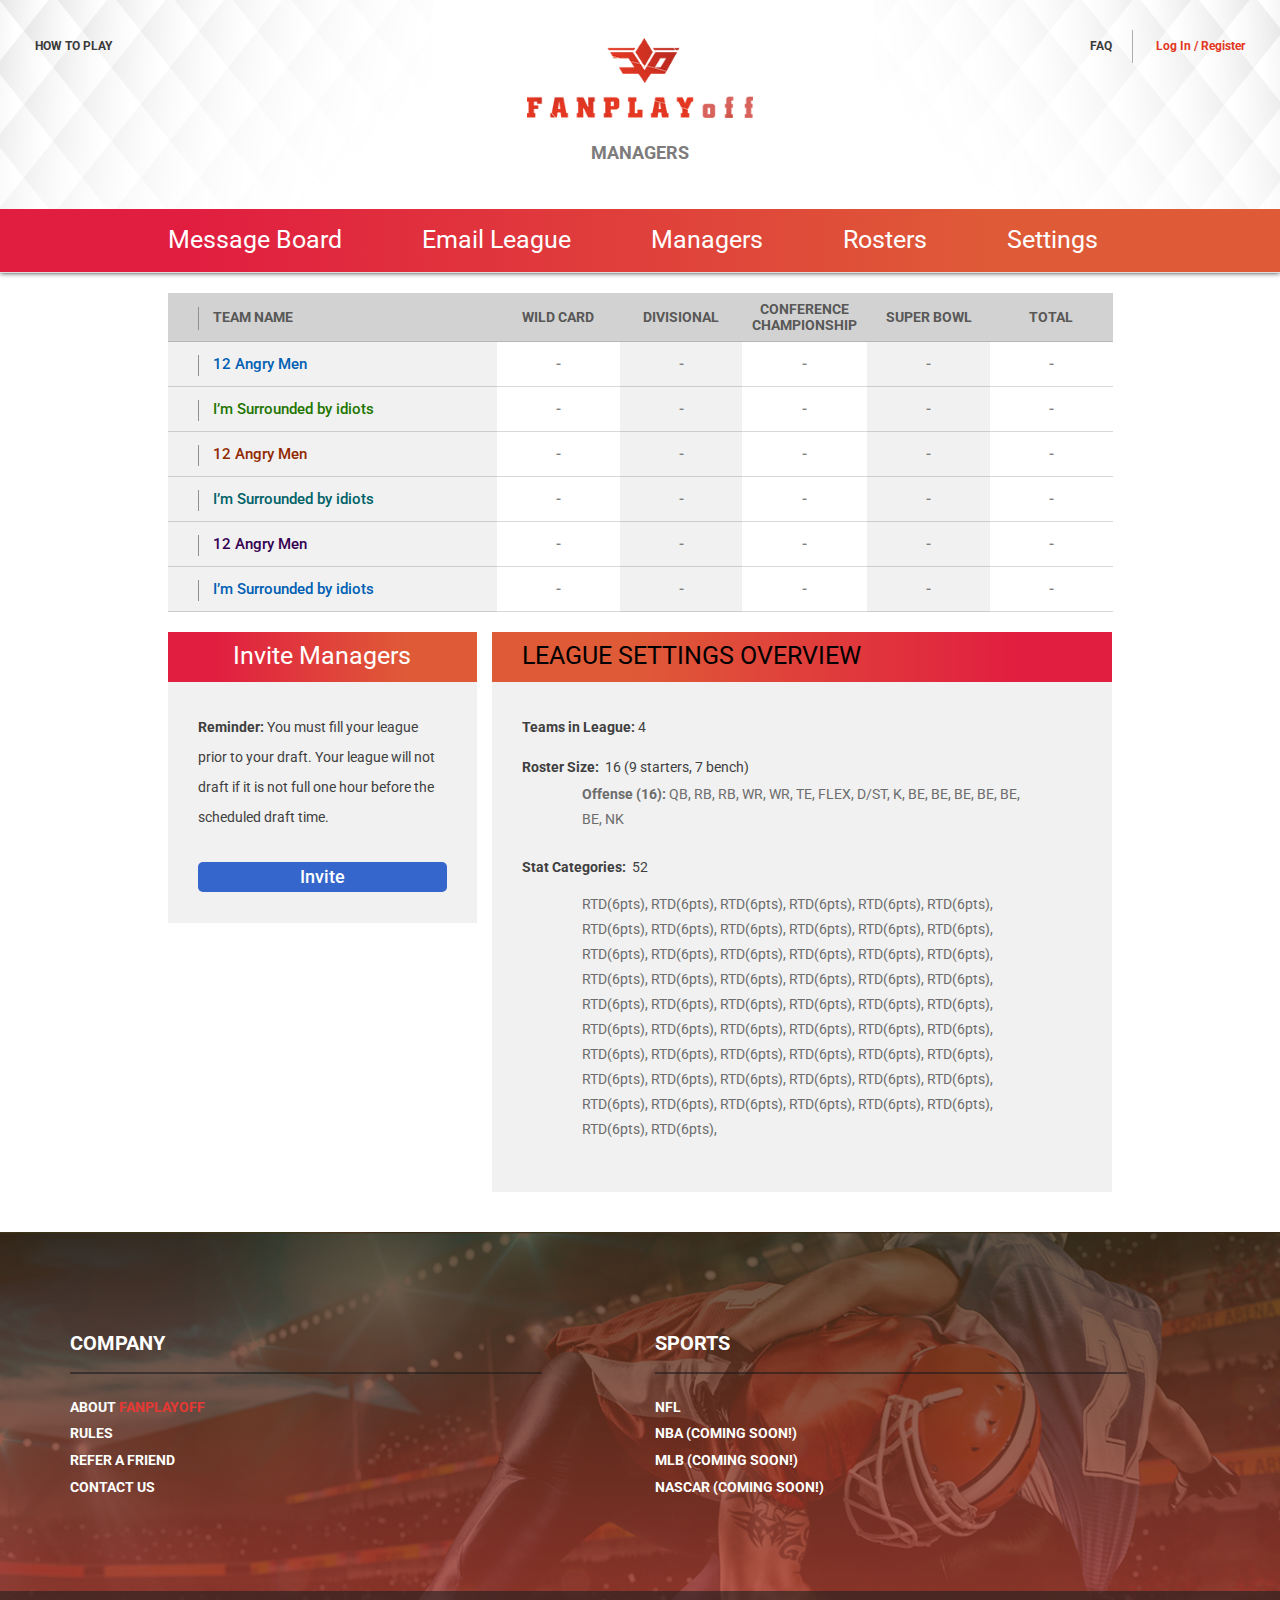
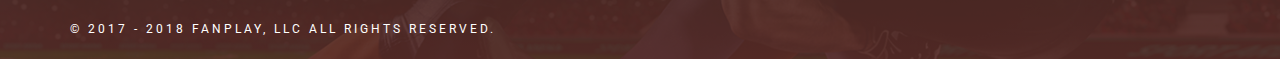
<file: league-home.html>
<!DOCTYPE html>
<html lang="en">
    <head>
        <meta charset="utf-8">
        <meta http-equiv="X-UA-Compatible" content="IE=edge">
        <meta name="viewport" content="width=device-width, initial-scale=1">

        <title>FanplayOff - League Home</title>

        <!-- Favicons-->
        <link rel="icon" href="assets/img/favicon-600x600.png" sizes="32x32">
        
        <!-- Favicons-->
        <link rel="apple-touch-icon-precomposed" href="assets/img/favicon-600x600.png" sizes="152x152">

        <!-- For iPhone -->
        <meta name="msapplication-TileColor" content="#e53935">
        <meta name="msapplication-TileImage" content="assets/img/favicon-600x600.png" sizes="144x144">

        <!-- BOOTSTRAP CSS -->
        <link href="assets/css/bootstrap.min.css" rel="stylesheet">
        
        <!-- FONT AWESOME CSS -->
        <link href="assets/css/font-awesome.min.css" rel="stylesheet">

        <!-- MAGNIFIC POPUP -->
        <link href="assets/css/magnific-popup.css" rel="stylesheet">

        <!-- DATA TABLE CSS -->
        <link href="assets/css/jquery.dataTables.min.css" type="text/css" rel="stylesheet">

        <!-- DATE PICKER CSS -->
        <link href="assets/css/bootstrap-datepicker.min.css" type="text/css" rel="stylesheet">

        <!-- PERFECT SCROLLBAR CSS -->
        <link href="assets/css/perfect-scrollbar.min.css" rel="stylesheet">

        <!-- STACKABLE TABLE CSS -->
        <link href="assets/css/stacktable.css" rel="stylesheet">

        <!-- MAIN CSS -->
        <link href="assets/css/style.css" rel="stylesheet">

        <!-- RESPONSIVE CSS -->
        <link href="assets/css/responsive.css" rel="stylesheet">
        
    </head>
    <body>

        <div class="show-off-canvas-menu-shade"></div>
        
        <!-- CREATE ACCOUT POPUP START -->
        <div class="create-account-popup-menu create-account">
            <div class="logo-area">
                <div class="menu-logo"><a href="index.html"><img src="assets/img/logo-white.png" alt=""></a></div>
                <span class="menu-close"><img src="assets/img/menu-close.png" alt=""></span>
            </div>
            <div class="form-area">
                <h4>Create Account</h4>
                
                <p class="terms-and-condition">By creating an account, I agree to the <a href="">Terms of Use</a> and acknowledge that I have read the <a href="">Privacy Policy</a>.</p>
                <p><a href="" class="sign-with-mail"><img src="assets/img/mail-icon.png" alt=""> Sign up with Email</a></p>
                <p><a href="" class="sign-with-facebook"><img src="assets/img/facebook-icon.png" alt=""> Sign up with Facebook</a></p>
                <p class="divider divider-margin">Already have an account? <span class="login-popup">Log In</span></p>
                
            </div>
        </div>
        <!-- CREATE ACCOUT POPUP END -->

        <!-- LOGIN POPUP START -->
        <div class="login-popup-menu login-popup-custom">
            <div class="logo-area">
                <div class="menu-logo"><a href="index.html"><img src="assets/img/logo-white.png" alt=""></a></div>
                <span class="menu-close"><img src="assets/img/menu-close.png" alt=""></span>
            </div>
            <div class="form-area padding-top-custom">

                <form action="">
                    <p><input type="text" placeholder="Username or Email Address" required></p>
                    <p><input type="password" placeholder="Password" required></p>
                    <p class="padding-top-10"><input type="submit" value="Log In"></p>
                </form>
                
                <p class="terms-and-condition padding-bottom-custom">Forgot <a href="">username</a> or <a href="">password</a>?</p>
                <p><a href="" class="sign-with-facebook"><img src="assets/img/facebook-icon.png" alt=""> Log In with Facebook</a></p>
                
                <p class="sign-up-btn">Sign up</p>
            </div>
        </div>
        <!-- LOGIN POPUP END -->


        <!-- SIGNUP POPUP START -->
        <div class="signup-popup-menu">
            <div class="logo-area">
                <div class="menu-logo"><a href="index.html"><img src="assets/img/logo-white.png" alt=""></a></div>
                <span class="menu-close"><img src="assets/img/menu-close.png" alt=""></span>
            </div>
            <div class="form-area">
                <h4>Create Account</h4>

                <form action="">
                    <p><input type="text" placeholder="Frist Name" required></p>
                    <p><input type="text" placeholder="Last Name" required></p>
                    <p><input type="email" placeholder="Email Address" required></p>
                    <p><input type="password" placeholder="Password" required></p>
                    <p class="checkbox-new"><input type="checkbox" id="c1"><label for="c1">Show Password</label></p>
                    <p><input class="datepicker" type="text" data-date-format="mm/dd/yyyy" placeholder="Birth Day: mm/dd/yy" required></p>
                    <p class="divider"><input type="submit" value="Sign Up"></p>
                </form>
            </div>
        </div>
        <!-- SIGNUP POPUP END -->

        <!-- RESPONSIVE MENU START -->
        <div class="responsive-header pb-0">
            <div class="logo-responsive">
                <a href="index.html"><img src="assets/img/logo.png" alt=""></a>
            </div>
            <p class="subtitle">Managers</p>
            <div class="secondary-menu secondary-menu-bg">
                <ul>
                    <li><a href="message-board.html">Message Board</a></li>
                    <li><a href="email-league.html">Email League</a></li>
                    <li><a href="managers.html">Managers</a></li>
                    <li><a href="league-home.html">Rosters</a></li>
                    <li><a href="settings.html">Settings</a></li>
                </ul>
            </div>
            <div class="mobile-menu-bar active"><img src="assets/img/menu-bar.png" alt=""></div>
            <div class="mobile-menu-close"><img src="assets/img/menu-close-responsive.png" alt=""></div>
        </div>
        <div class="responsive-menu">
            <ul>
                <!--  <li><a href="index.html">Home</a></li>
                <li><a href="#">Watch List</a></li> -->
                <li><a href="#">How to play</a></li>
                <!-- <li><a href="#">Tips &amp; Tricks</a></li> -->
            </ul>
            <div class="menu-divider"></div>
            <ul>
                <li><a href="#">FAQ</a></li>
                <li><a href="#" class="colored-menu login-btn">Log In / Register</a></li>
            </ul>
        </div>
        <!-- RESPONSIVE MENU END -->

        <!-- HEADER AREA START -->
        <div class="header-area header-absolute">
            <div class="container-fluid">
                <div class="row">
                    <div class="col-md-4 width-40">
                        <div class="menu-left">
                            <ul>
                                <!--  <li><a href="index.html">Home</a></li>
                                <li><a href="#">Watch List</a></li> -->
                                <li><a href="#">How to play</a></li>
                                <!-- <li><a href="#">Tips &amp; Tricks</a></li> -->
                            </ul>
                        </div>
                    </div>
                    <div class="col-md-4 width-20">
                        <div class="logo">
                            <a href="index.html"><img src="assets/img/logo.png" alt=""></a>
                        </div>
                    </div>
                    <div class="col-md-4 width-40 text-right">
                        <div class="menu-right">
                            <ul>
                                <li><a href="#">FAQ</a></li>
                                <li><a href="#" class="colored-menu login-btn">Log In / Register</a></li>
                            </ul>
                        </div>
                    </div>
                </div>
            </div>
        </div>
        <!-- HEADER AREA END -->

        <!-- HERO AREA START -->
        <div class="hero-area padding-bottom-less padding-top-less padding-bottom-0 hero-area-bg">
            <p class="subtitle">Managers</p>
            <div class="secondary-menu-bg">
                <div class="container">
                    <div class="row">
                        <div class="col-md-10 col-md-offset-1">
                            <div class="secondary-menu">
                                <ul>
                                    <li><a href="message-board.html">Message Board</a></li>
                                    <li><a href="email-league.html">Email League</a></li>
                                    <li><a href="managers.html">Managers</a></li>
                                    <li><a href="league-home.html">Rosters</a></li>
                                    <li><a href="settings.html">Settings</a></li>
                                </ul>
                            </div>
                        </div>
                        
                    </div>
                </div>
            </div>
        </div>
        <!-- HERO AREA END -->

        <!-- LEAGUE HOME AREA START -->
        <div class="league-home-area">
            <div class="container">
                <div class="row">
                    <div class="col-md-10 col-md-offset-1">
                        
                       
                            <table cellspacing="0" class="league-home-table">
                                <thead>
                                    <tr>
                                        <th>TEAM NAME</th>
                                        <th>Wild Card</th>
                                        <th>Divisional</th>
                                        <th>Conference Championship</th>
                                        <th>Super Bowl</th>
                                        <th>Total</th>
                                    </tr>
                                </thead>
                                <tbody>
                                    <tr>
                                        <td>12 Angry Men</td>
                                        <td>-</td>
                                        <td>-</td>
                                        <td>-</td>
                                        <td>-</td>
                                        <td>-</td>
                                    </tr>
                                    <tr>
                                        <td>I’m Surrounded by idiots</td>
                                        <td>-</td>
                                        <td>-</td>
                                        <td>-</td>
                                        <td>-</td>
                                        <td>-</td>
                                    </tr>
                                    <tr>
                                        <td>12 Angry Men</td>
                                        <td>-</td>
                                        <td>-</td>
                                        <td>-</td>
                                        <td>-</td>
                                        <td>-</td>
                                    </tr>
                                    <tr>
                                        <td>I’m Surrounded by idiots</td>
                                        <td>-</td>
                                        <td>-</td>
                                        <td>-</td>
                                        <td>-</td>
                                        <td>-</td>
                                    </tr>
                                    <tr>
                                        <td>12 Angry Men</td>
                                        <td>-</td>
                                        <td>-</td>
                                        <td>-</td>
                                        <td>-</td>
                                        <td>-</td>
                                    </tr>
                                    <tr>
                                        <td>I’m Surrounded by idiots</td>
                                        <td>-</td>
                                        <td>-</td>
                                        <td>-</td>
                                        <td>-</td>
                                        <td>-</td>
                                    </tr>
                                </tbody>
                            </table>
                            <div class="league-settings-overview">
                                <div class="row">
                                    
                                        <div class="col-sm-4">
                                            <div class="invite-manager-heading">
                                                <h3>Invite Managers</h3>
                                            </div>
                                            <div class="invite-manager-body">
                                                <p><strong>Reminder:</strong> You must fill your league prior to your draft. Your league will not draft if it is not full one hour before the scheduled draft time.</p>
                                                <a href="" class="invite-manager-btn">Invite</a>
                                            </div>
                                        </div>
                                        <div class="col-sm-8">
                                            <div class="league-settings-overview-heading">
                                                <h3>LEAGUE SETTINGS OVERVIEW</h3>
                                            </div>
                                            <div class="invite-manager-body">
                                                <p><strong>Teams in League:</strong> 4</p>
                                                <p class="margin-bottom-0"><strong>Roster Size:</strong>  16 (9 starters, 7 bench)</p>
                                                <p class="league-special-text"><strong>Offense (16):</strong> QB, RB, RB, WR, WR, TE, FLEX, D/ST, K, BE, BE, BE, BE, BE, BE, NK</p>
                                                <p><strong>Stat Categories:</strong>  52</p>
                                                <p class="league-special-text">RTD(6pts), RTD(6pts),  RTD(6pts),  RTD(6pts),  RTD(6pts), RTD(6pts), RTD(6pts), RTD(6pts),  RTD(6pts),  RTD(6pts),  RTD(6pts), RTD(6pts), RTD(6pts), RTD(6pts),  RTD(6pts),  RTD(6pts),  RTD(6pts), RTD(6pts), RTD(6pts), RTD(6pts),  RTD(6pts),  RTD(6pts),  RTD(6pts), RTD(6pts), RTD(6pts), RTD(6pts),  RTD(6pts),  RTD(6pts),  RTD(6pts), RTD(6pts), RTD(6pts), RTD(6pts),  RTD(6pts),  RTD(6pts),  RTD(6pts), RTD(6pts), RTD(6pts), RTD(6pts),  RTD(6pts),  RTD(6pts),  RTD(6pts), RTD(6pts), RTD(6pts), RTD(6pts),  RTD(6pts),  RTD(6pts),  RTD(6pts), RTD(6pts), RTD(6pts), RTD(6pts),  RTD(6pts),  RTD(6pts),  RTD(6pts), RTD(6pts), RTD(6pts), RTD(6pts),</p>
                                            </div>
                                        </div>
                                    
                                </div>
                            </div>
                        
                    </div>
                </div>
            </div>
        </div>
        <!-- LEAGUE HOME AREA END -->

        

        <!-- FOOTER AREA START -->
        <div class="footer-area-wrap">
            <div class="container">
                <div class="footer-area">
                <div class="row">
                    <!-- <div class="col-sm-5"> -->
                    <div class="col-sm-6">
                        <h3>COMPANY</h3>
                        <div class="row">
                            <div class="col-md-6">
                                <p><a href="">About <span>fanplayOFF</span></a></p>
                                <p><a href="">Rules</a></p>
                                <!-- <p><a href="">Careers</a></p>
                                <p><a href="">Mobile Apps</a></p>
                                <p><a href="">Affiliates</a></p> -->
                                <p><a href="">Refer A Friend</a></p>
                                <p><a href="">Contact Us</a></p>
                            </div>
                            <!-- <div class="col-md-6">
                                <p><a href="">Terms of Use</a></p>
                                <p><a href="">Privacy Policy</a></p>
                                <p><a href="">Responsible Gaming</a></p>
                                <p><a href="">Account Security</a></p>
                                <p><a href="">Average Results</a></p>
                                <p><a href="">Legality</a></p>
                            </div> -->
                        </div>
                    </div>
                    <!-- <div class="col-sm-2"> -->
                    <div class="col-sm-6">
                        <h3>SPORTS</h3>
                        <div class="row">
                            <div class="col-md-6">
                                <p><a href="">NFL</a></p>
                                <p><a href="">NBA (Coming Soon!)</a></p>
                                <p><a href="">MLB (Coming Soon!)</a></p>
                                <p><a href="">NASCAR (Coming Soon!)</a></p>
                            </div>
                            <!-- <div class="col-md-6">
                                <p><a href="">NFL</a></p>
                                <p><a href="">NBA</a></p>
                                <p><a href="">MLB</a></p>
                                <p><a href="">GOLF</a></p>
                                <p><a href="">NHL</a></p>
                                <p><a href="">NAS</a></p>
                            </div>
                            <div class="col-md-6">
                                <p><a href="">MMA</a></p>
                                <p><a href="">SOC</a></p>
                                <p><a href="">CFL</a></p>
                                <p><a href="">LOL</a></p>
                                <p><a href="">Playbook</a></p>
                            </div> -->
                        </div>
                    </div>
                    <!-- <div class="col-sm-4 col-sm-offset-1">
                        <h3>LOCATIONS</h3>
                        <div class="row">
                            <div class="col-md-6">
                                <p><u>US Office</u></p>
                                <p>125 Summer St.</p>
                                <p>Floor 5</p>
                                <p>Boston, MA</p>
                                <p>02110</p>
                            </div>
                            <div class="col-md-6">
                                <p><u>UK Office</u></p>
                                <p>15 Ingestre Place</p>
                                <p>Suite 265</p>
                                <p>Soho, London</p>
                                <p>W1F OJH</p>
                            </div>
                        </div>
                    </div> -->
                </div>
                </div>
            </div>

            <div class="copyright-area">
                <div class="container">
                    <div class="row">
                        <div class="col-sm-12">
                            <div class="copyright-text">
                                &copy; 2017 - 2018 fanplay, LLC All Rights Reserved.
                            </div>
                        </div>
                    </div>
                </div>
            </div>
        </div>
        <!-- FOOTER AREA END -->


        <!-- JQUERY JS -->
        <script src="assets/js/jquery.min.js"></script>
        
        <!-- BOOTSTRAP JS -->
        <script src="assets/js/bootstrap.min.js"></script>

        <!-- MAGNIFIC POPUP -->
        <script src="assets/js/jquery.magnific-popup.min.js"></script>

        <!-- DATA TABLE JS -->
        <script type="text/javascript" src="assets/js/jquery.dataTables.min.js"></script>

        <!-- PERFECT SCROLLBAR JS -->
        <script src="assets/js/perfect-scrollbar.jquery.min.js"></script>

        <!-- DATE PICKER JS -->
        <script src="assets/js/bootstrap-datepicker.min.js"></script>

        <!-- STACKABLE TABLE JS -->
        <script src="assets/js/stacktable.js"></script>

        <!-- MAIN JS -->
        <script src="assets/js/main.js"></script>
    </body>
</html>
</file>
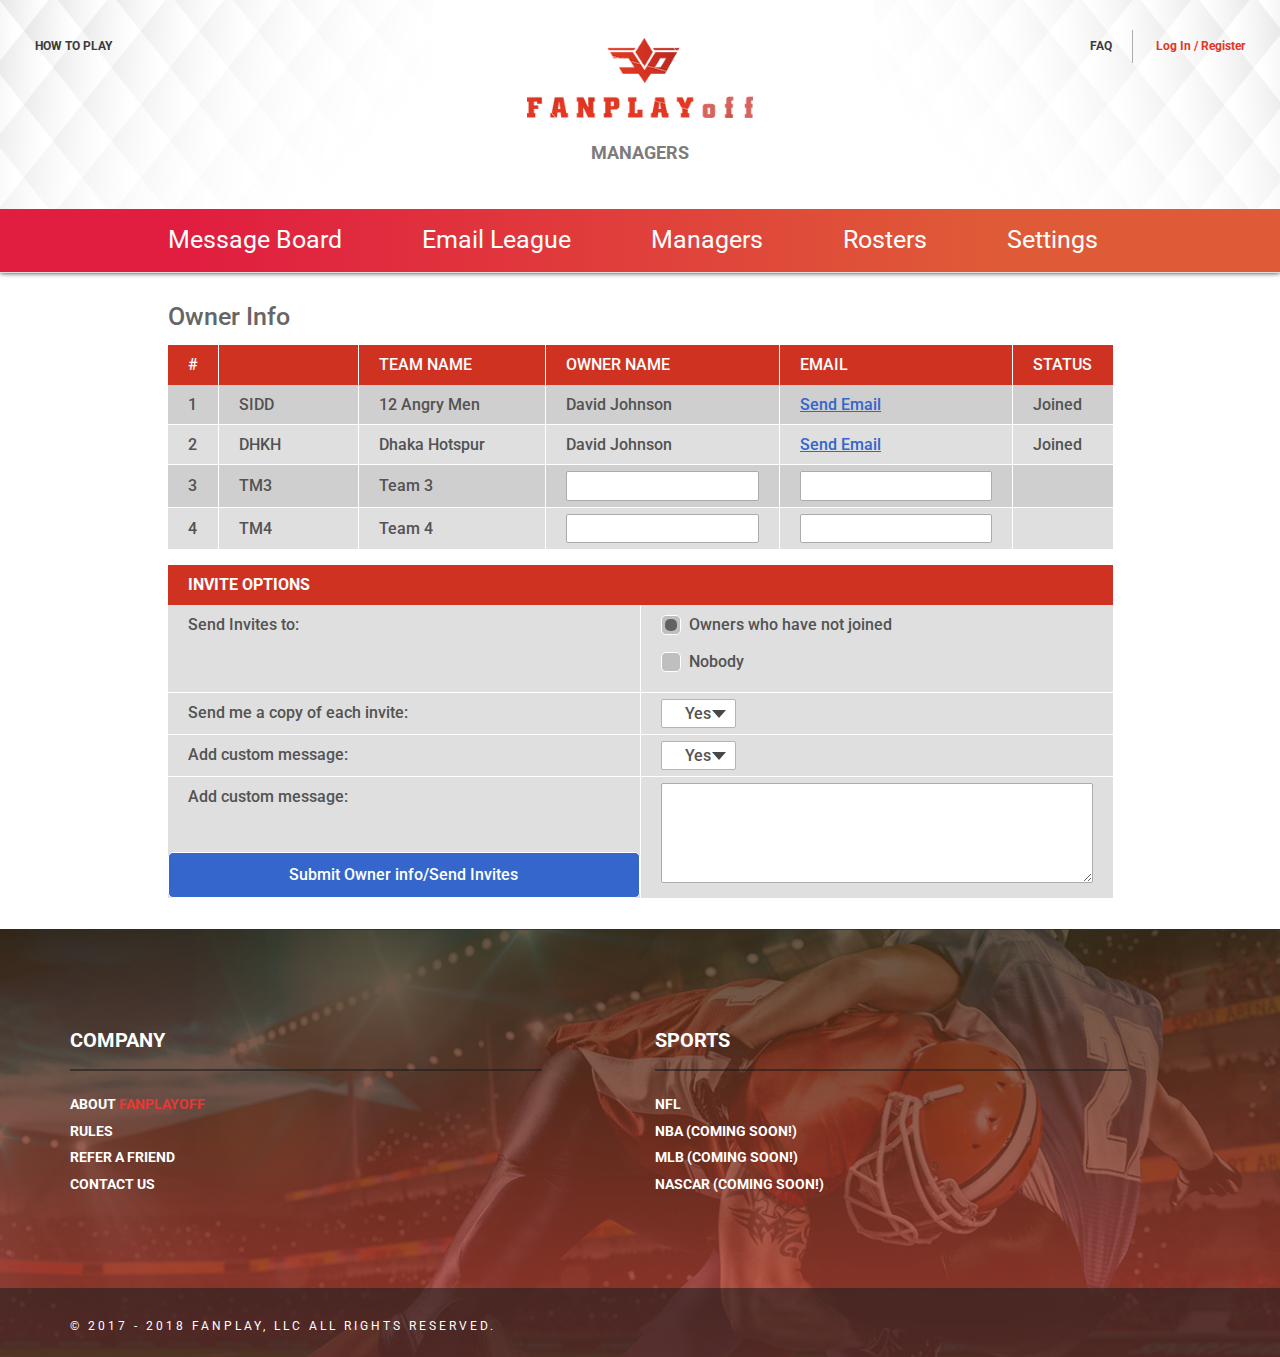
<file: managers.html>
<!DOCTYPE html>
<html lang="en">
    <head>
        <meta charset="utf-8">
        <meta http-equiv="X-UA-Compatible" content="IE=edge">
        <meta name="viewport" content="width=device-width, initial-scale=1">

        <title>FanplayOff - Managers</title>

        <!-- Favicons-->
        <link rel="icon" href="assets/img/favicon-600x600.png" sizes="32x32">
        
        <!-- Favicons-->
        <link rel="apple-touch-icon-precomposed" href="assets/img/favicon-600x600.png" sizes="152x152">

        <!-- For iPhone -->
        <meta name="msapplication-TileColor" content="#e53935">
        <meta name="msapplication-TileImage" content="assets/img/favicon-600x600.png" sizes="144x144">

        <!-- BOOTSTRAP CSS -->
        <link href="assets/css/bootstrap.min.css" rel="stylesheet">
        
        <!-- FONT AWESOME CSS -->
        <link href="assets/css/font-awesome.min.css" rel="stylesheet">

        <!-- MAGNIFIC POPUP -->
        <link href="assets/css/magnific-popup.css" rel="stylesheet">

        <!-- DATA TABLE CSS -->
        <link href="assets/css/jquery.dataTables.min.css" type="text/css" rel="stylesheet">

        <!-- DATE PICKER CSS -->
        <link href="assets/css/bootstrap-datepicker.min.css" type="text/css" rel="stylesheet">

        <!-- PERFECT SCROLLBAR CSS -->
        <link href="assets/css/perfect-scrollbar.min.css" rel="stylesheet">

        <!-- STACKABLE TABLE CSS -->
        <link href="assets/css/stacktable.css" rel="stylesheet">

        <!-- MAIN CSS -->
        <link href="assets/css/style.css" rel="stylesheet">

        <!-- RESPONSIVE CSS -->
        <link href="assets/css/responsive.css" rel="stylesheet">
        
    </head>
    <body>

        <div class="show-off-canvas-menu-shade"></div>
        
        <!-- CREATE ACCOUT POPUP START -->
        <div class="create-account-popup-menu create-account">
            <div class="logo-area">
                <div class="menu-logo"><a href="index.html"><img src="assets/img/logo-white.png" alt=""></a></div>
                <span class="menu-close"><img src="assets/img/menu-close.png" alt=""></span>
            </div>
            <div class="form-area">
                <h4>Create Account</h4>
                
                <p class="terms-and-condition">By creating an account, I agree to the <a href="">Terms of Use</a> and acknowledge that I have read the <a href="">Privacy Policy</a>.</p>
                <p><a href="" class="sign-with-mail"><img src="assets/img/mail-icon.png" alt=""> Sign up with Email</a></p>
                <p><a href="" class="sign-with-facebook"><img src="assets/img/facebook-icon.png" alt=""> Sign up with Facebook</a></p>
                <p class="divider divider-margin">Already have an account? <span class="login-popup">Log In</span></p>
                
            </div>
        </div>
        <!-- CREATE ACCOUT POPUP END -->

        <!-- LOGIN POPUP START -->
        <div class="login-popup-menu login-popup-custom">
            <div class="logo-area">
                <div class="menu-logo"><a href="index.html"><img src="assets/img/logo-white.png" alt=""></a></div>
                <span class="menu-close"><img src="assets/img/menu-close.png" alt=""></span>
            </div>
            <div class="form-area padding-top-custom">

                <form action="">
                    <p><input type="text" placeholder="Username or Email Address" required></p>
                    <p><input type="password" placeholder="Password" required></p>
                    <p class="padding-top-10"><input type="submit" value="Log In"></p>
                </form>
                
                <p class="terms-and-condition padding-bottom-custom">Forgot <a href="">username</a> or <a href="">password</a>?</p>
                <p><a href="" class="sign-with-facebook"><img src="assets/img/facebook-icon.png" alt=""> Log In with Facebook</a></p>
                
                <p class="sign-up-btn">Sign up</p>
            </div>
        </div>
        <!-- LOGIN POPUP END -->


        <!-- SIGNUP POPUP START -->
        <div class="signup-popup-menu">
            <div class="logo-area">
                <div class="menu-logo"><a href="index.html"><img src="assets/img/logo-white.png" alt=""></a></div>
                <span class="menu-close"><img src="assets/img/menu-close.png" alt=""></span>
            </div>
            <div class="form-area">
                <h4>Create Account</h4>

                <form action="">
                    <p><input type="text" placeholder="Frist Name" required></p>
                    <p><input type="text" placeholder="Last Name" required></p>
                    <p><input type="email" placeholder="Email Address" required></p>
                    <p><input type="password" placeholder="Password" required></p>
                    <p class="checkbox-new"><input type="checkbox" id="c1"><label for="c1">Show Password</label></p>
                    <p><input class="datepicker" type="text" data-date-format="mm/dd/yyyy" placeholder="Birth Day: mm/dd/yy" required></p>
                    <p class="divider"><input type="submit" value="Sign Up"></p>
                </form>
            </div>
        </div>
        <!-- SIGNUP POPUP END -->

        <!-- RESPONSIVE MENU START -->
        <div class="responsive-header pb-0">
            <div class="logo-responsive">
                <a href="index.html"><img src="assets/img/logo.png" alt=""></a>
            </div>
            <p class="subtitle">Managers</p>
            <div class="secondary-menu secondary-menu-bg">
                <ul>
                    <li><a href="message-board.html">Message Board</a></li>
                    <li><a href="email-league.html">Email League</a></li>
                    <li><a href="managers.html">Managers</a></li>
                    <li><a href="league-home.html">Rosters</a></li>
                    <li><a href="settings.html">Settings</a></li>
                </ul>
            </div>
            <div class="mobile-menu-bar active"><img src="assets/img/menu-bar.png" alt=""></div>
            <div class="mobile-menu-close"><img src="assets/img/menu-close-responsive.png" alt=""></div>
        </div>
        <div class="responsive-menu">
            <ul>
                <!--  <li><a href="index.html">Home</a></li>
                <li><a href="#">Watch List</a></li> -->
                <li><a href="#">How to play</a></li>
                <!-- <li><a href="#">Tips &amp; Tricks</a></li> -->
            </ul>
            <div class="menu-divider"></div>
            <ul>
                <li><a href="#">FAQ</a></li>
                <li><a href="#" class="colored-menu login-btn">Log In / Register</a></li>
            </ul>
        </div>
        <!-- RESPONSIVE MENU END -->

        <!-- HEADER AREA START -->
        <div class="header-area header-absolute">
            <div class="container-fluid">
                <div class="row">
                    <div class="col-md-4 width-40">
                        <div class="menu-left">
                            <ul>
                                <!--  <li><a href="index.html">Home</a></li>
                                <li><a href="#">Watch List</a></li> -->
                                <li><a href="#">How to play</a></li>
                                <!-- <li><a href="#">Tips &amp; Tricks</a></li> -->
                            </ul>
                        </div>
                    </div>
                    <div class="col-md-4 width-20">
                        <div class="logo">
                            <a href="index.html"><img src="assets/img/logo.png" alt=""></a>
                        </div>
                    </div>
                    <div class="col-md-4 width-40 text-right">
                        <div class="menu-right">
                            <ul>
                                <li><a href="#">FAQ</a></li>
                                <li><a href="#" class="colored-menu login-btn">Log In / Register</a></li>
                            </ul>
                        </div>
                    </div>
                </div>
            </div>
        </div>
        <!-- HEADER AREA END -->

        <!-- HERO AREA START -->
        <div class="hero-area padding-bottom-less padding-top-less padding-bottom-0 hero-area-bg">
            <p class="subtitle">Managers</p>
            <div class="secondary-menu-bg">
                <div class="container">
                    <div class="row">
                        <div class="col-md-10 col-md-offset-1">
                            <div class="secondary-menu">
                                <ul>
                                    <li><a href="message-board.html">Message Board</a></li>
                                    <li><a href="email-league.html">Email League</a></li>
                                    <li><a href="managers.html">Managers</a></li>
                                    <li><a href="league-home.html">Rosters</a></li>
                                    <li><a href="settings.html">Settings</a></li>
                                </ul>
                            </div>
                        </div>
                        
                    </div>
                </div>
            </div>
        </div>
        <!-- HERO AREA END -->

        <!-- MANAGER AREA START -->
        <div class="manager-area">
            <div class="container">
                <div class="row">
                    <div class="col-md-10 col-md-offset-1">
                        <div class="manager-header">
                            <h3>Owner Info</h3>
                        </div>
                        <form class="manager-input-table" action="">
                            <table cellspacing="0" class="owner-info-table">
                                <thead>
                                    <tr>
                                        <th>#</th>
                                        <th></th>
                                        <th>TEAM NAME</th>
                                        <th>OWNER NAME</th>
                                        <th>EMAIL</th>
                                        <th>status</th>
                                    </tr>
                                </thead>
                                <tbody>
                                    <tr>
                                        <td>1</td>
                                        <td>SIDD</td>
                                        <td>12 Angry Men</td>
                                        <td>David Johnson</td>
                                        <td> <a href="">Send Email</a> </td>
                                        <td>Joined</td>
                                    </tr>
                                    <tr>
                                        <td>2</td>
                                        <td>DHKH</td>
                                        <td>Dhaka Hotspur</td>
                                        <td>David Johnson</td>
                                        <td> <a href="">Send Email</a> </td>
                                        <td>Joined</td>
                                    </tr>
                                    <tr>
                                        <td>3</td>
                                        <td>tm3</td>
                                        <td>Team 3</td>
                                        <td><input type="text"></td>
                                        <td><input type="email"></td>
                                        <td></td>
                                    </tr>
                                    <tr>
                                        <td>4</td>
                                        <td>tm4</td>
                                        <td>Team 4</td>
                                        <td><input type="text"></td>
                                        <td><input type="email"></td>
                                        <td></td>
                                    </tr>
                                </tbody>
                            </table>
                            <div class="space-between-tables"></div>
                            <table cellspacing="0" class="invite-info-table">
                                <thead>
                                    <tr>
                                        <th>INVITE OPTIONS</th>
                                        <th class="mobile-d-none"></th>
                                    </tr>
                                </thead>
                                <tbody>
                                    <tr>
                                        <td>Send Invites to:</td>
                                        <td class="radio-btn-style-2">
                                            <p>
                                                <input type="radio" id="test7" name="radio-group" checked>
                                                <label for="test7">Owners who have not joined</label>
                                            </p>
                                            <p>
                                                <input type="radio" id="test8" name="radio-group">
                                                <label for="test8">Nobody</label>
                                            </p>
                                        </td>
                                    </tr>
                                    <tr>
                                        <td>Send me a copy of each invite:</td>
                                        <td>
                                            <select class="custom-select">
                                                <option class="custom-option" value="Yes">Yes</option>
                                                <option class="custom-option" value="No">No</option>
                                            </select> 
                                        </td>
                                    </tr>
                                    <tr>
                                        <td>Add custom message:</td>
                                        <td>
                                            <select class="custom-select" id="theSelect">
                                                <option class="custom-option" value="Yes">Yes</option>
                                                <option class="custom-option" value="No">No</option>
                                            </select> 
                                        </td>
                                    </tr>
                                    <tr>
                                        <td class="text-with-btn">
                                            <div class="invite-message">Add custom message:</div>
                                            <div class="fake-bg-for-mobile"></div>
                                            <input type="submit" class="submit-invite-btn" value="Submit Owner info/Send Invites">
                                        </td>
                                        <td>
                                            <textarea class="invite-message" name="" id=""></textarea>
                                        </td>
                                    </tr>
                                </tbody>
                            </table>
                        </form>
                    </div>
                </div>
            </div>
        </div>
        <!-- MANAGER AREA END -->

        

        <!-- FOOTER AREA START -->
        <div class="footer-area-wrap">
            <div class="container">
                <div class="footer-area">
                <div class="row">
                    <!-- <div class="col-sm-5"> -->
                    <div class="col-sm-6">
                        <h3>COMPANY</h3>
                        <div class="row">
                            <div class="col-md-6">
                                <p><a href="">About <span>fanplayOFF</span></a></p>
                                <p><a href="">Rules</a></p>
                                <!-- <p><a href="">Careers</a></p>
                                <p><a href="">Mobile Apps</a></p>
                                <p><a href="">Affiliates</a></p> -->
                                <p><a href="">Refer A Friend</a></p>
                                <p><a href="">Contact Us</a></p>
                            </div>
                            <!-- <div class="col-md-6">
                                <p><a href="">Terms of Use</a></p>
                                <p><a href="">Privacy Policy</a></p>
                                <p><a href="">Responsible Gaming</a></p>
                                <p><a href="">Account Security</a></p>
                                <p><a href="">Average Results</a></p>
                                <p><a href="">Legality</a></p>
                            </div> -->
                        </div>
                    </div>
                    <!-- <div class="col-sm-2"> -->
                    <div class="col-sm-6">
                        <h3>SPORTS</h3>
                        <div class="row">
                            <div class="col-md-6">
                                <p><a href="">NFL</a></p>
                                <p><a href="">NBA (Coming Soon!)</a></p>
                                <p><a href="">MLB (Coming Soon!)</a></p>
                                <p><a href="">NASCAR (Coming Soon!)</a></p>
                            </div>
                            <!-- <div class="col-md-6">
                                <p><a href="">NFL</a></p>
                                <p><a href="">NBA</a></p>
                                <p><a href="">MLB</a></p>
                                <p><a href="">GOLF</a></p>
                                <p><a href="">NHL</a></p>
                                <p><a href="">NAS</a></p>
                            </div>
                            <div class="col-md-6">
                                <p><a href="">MMA</a></p>
                                <p><a href="">SOC</a></p>
                                <p><a href="">CFL</a></p>
                                <p><a href="">LOL</a></p>
                                <p><a href="">Playbook</a></p>
                            </div> -->
                        </div>
                    </div>
                    <!-- <div class="col-sm-4 col-sm-offset-1">
                        <h3>LOCATIONS</h3>
                        <div class="row">
                            <div class="col-md-6">
                                <p><u>US Office</u></p>
                                <p>125 Summer St.</p>
                                <p>Floor 5</p>
                                <p>Boston, MA</p>
                                <p>02110</p>
                            </div>
                            <div class="col-md-6">
                                <p><u>UK Office</u></p>
                                <p>15 Ingestre Place</p>
                                <p>Suite 265</p>
                                <p>Soho, London</p>
                                <p>W1F OJH</p>
                            </div>
                        </div>
                    </div> -->
                </div>
                </div>
            </div>

            <div class="copyright-area">
                <div class="container">
                    <div class="row">
                        <div class="col-sm-12">
                            <div class="copyright-text">
                                &copy; 2017 - 2018 fanplay, LLC All Rights Reserved.
                            </div>
                        </div>
                    </div>
                </div>
            </div>
        </div>
        <!-- FOOTER AREA END -->


        <!-- JQUERY JS -->
        <script src="assets/js/jquery.min.js"></script>
        
        <!-- BOOTSTRAP JS -->
        <script src="assets/js/bootstrap.min.js"></script>

        <!-- MAGNIFIC POPUP -->
        <script src="assets/js/jquery.magnific-popup.min.js"></script>

        <!-- DATA TABLE JS -->
        <script type="text/javascript" src="assets/js/jquery.dataTables.min.js"></script>

        <!-- PERFECT SCROLLBAR JS -->
        <script src="assets/js/perfect-scrollbar.jquery.min.js"></script>

        <!-- DATE PICKER JS -->
        <script src="assets/js/bootstrap-datepicker.min.js"></script>

        <!-- STACKABLE TABLE JS -->
        <script src="assets/js/stacktable.js"></script>

        <!-- MAIN JS -->
        <script src="assets/js/main.js"></script>
    </body>
</html>
</file>
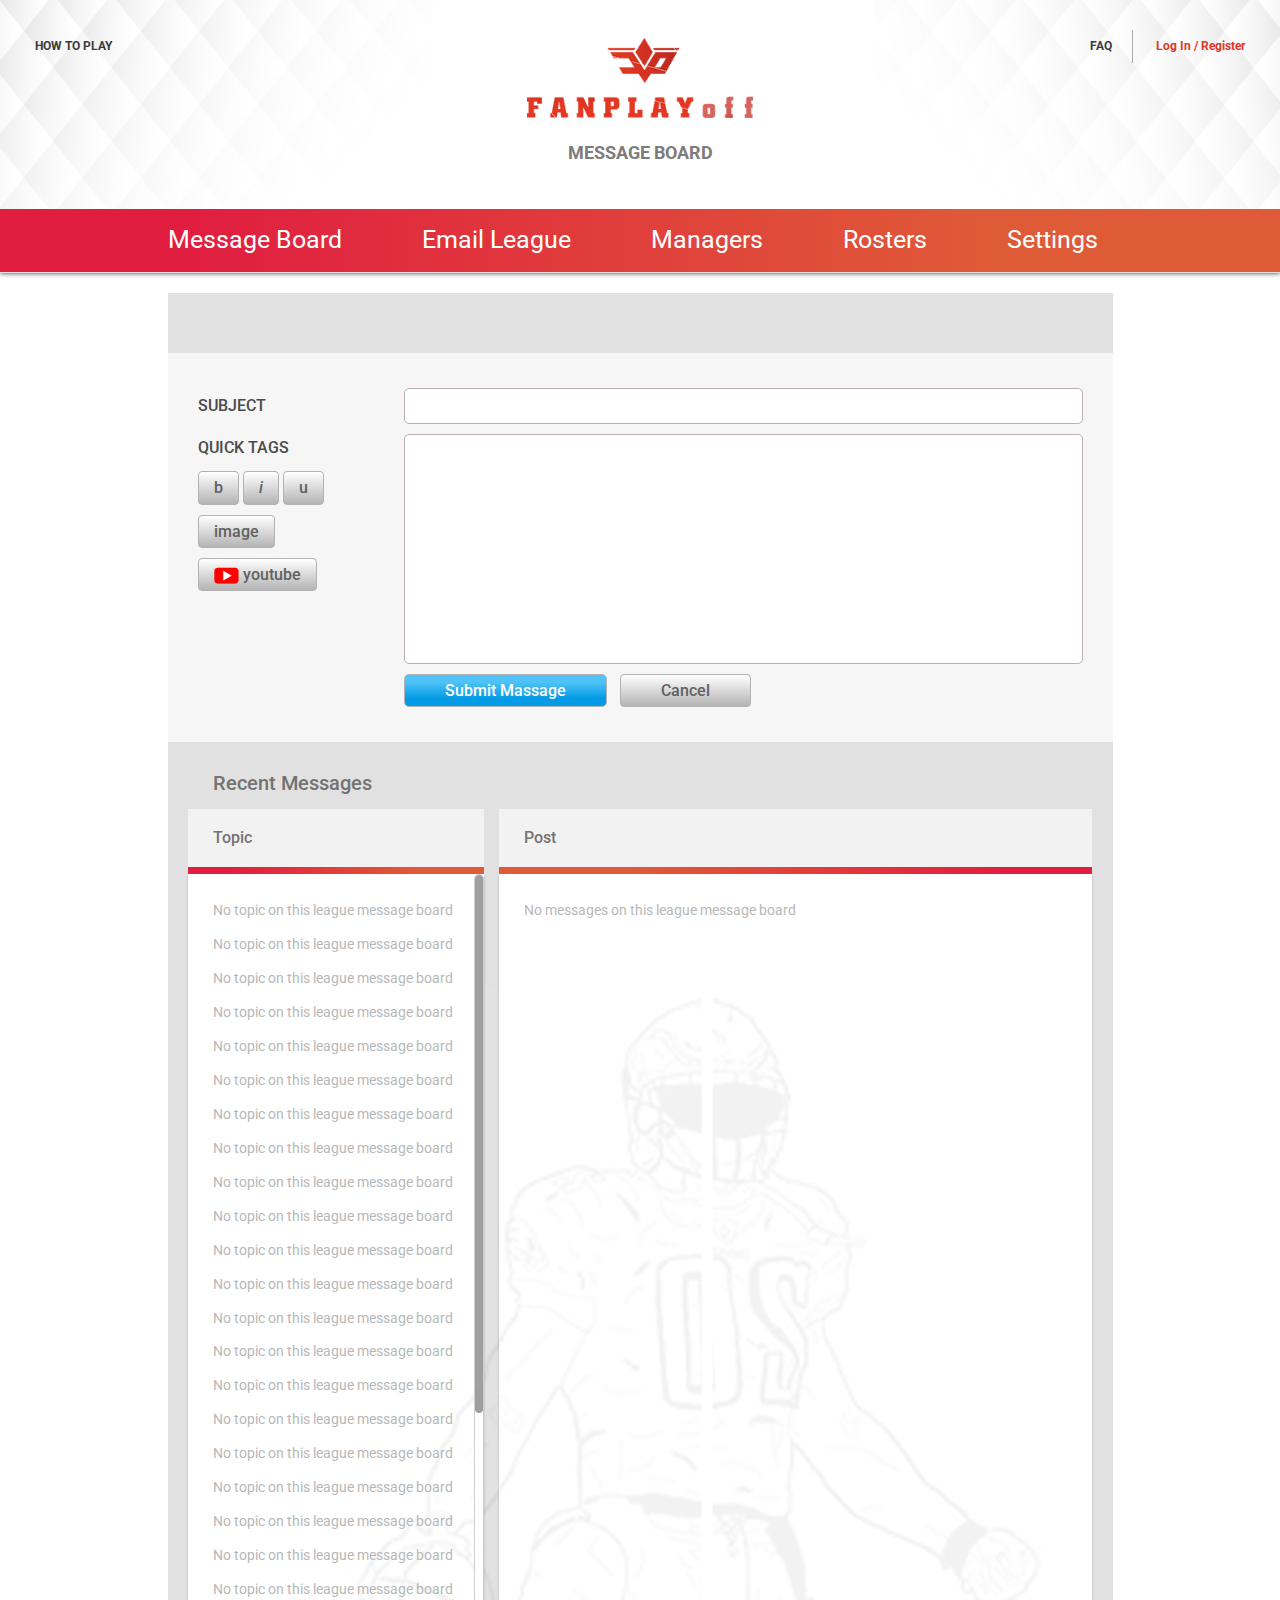
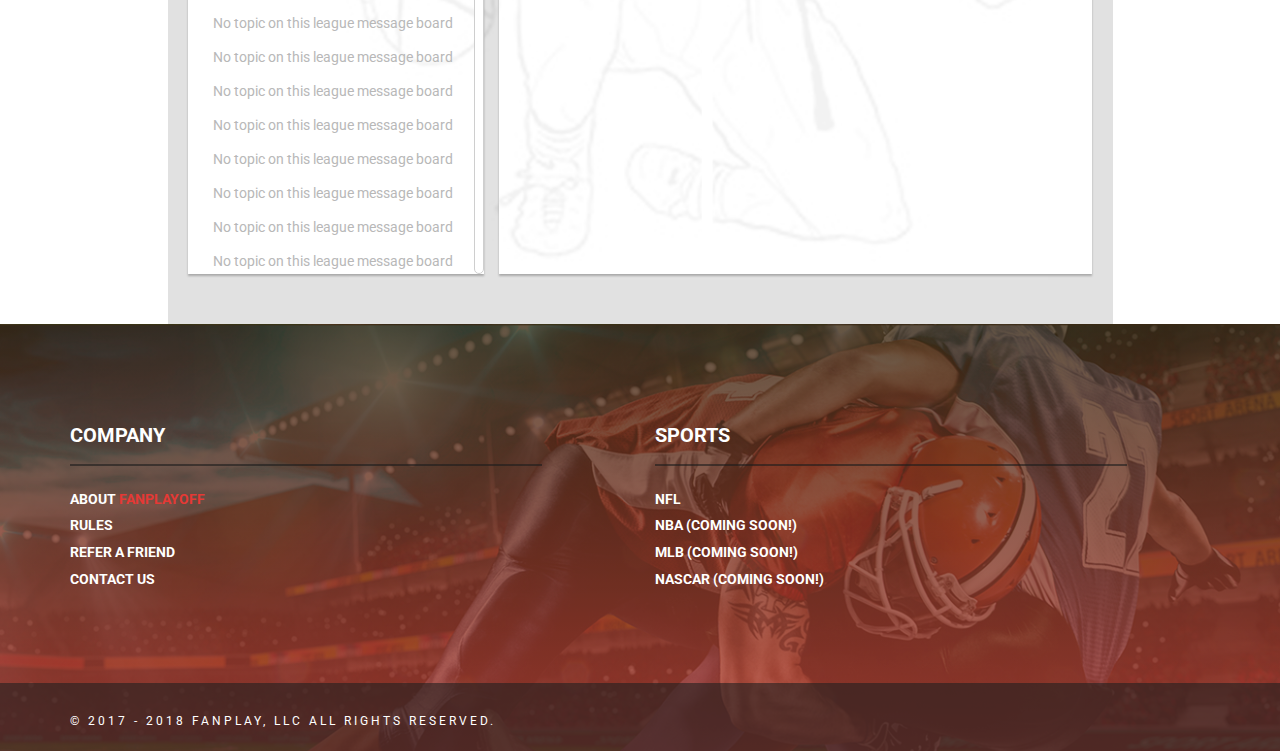
<file: message-board.html>
<!DOCTYPE html>
<html lang="en">
    <head>
        <meta charset="utf-8">
        <meta http-equiv="X-UA-Compatible" content="IE=edge">
        <meta name="viewport" content="width=device-width, initial-scale=1">

        <title>FanplayOff - Message Board</title>

        <!-- Favicons-->
        <link rel="icon" href="assets/img/favicon-600x600.png" sizes="32x32">
        
        <!-- Favicons-->
        <link rel="apple-touch-icon-precomposed" href="assets/img/favicon-600x600.png" sizes="152x152">

        <!-- For iPhone -->
        <meta name="msapplication-TileColor" content="#e53935">
        <meta name="msapplication-TileImage" content="assets/img/favicon-600x600.png" sizes="144x144">

        <!-- BOOTSTRAP CSS -->
        <link href="assets/css/bootstrap.min.css" rel="stylesheet">
        
        <!-- FONT AWESOME CSS -->
        <link href="assets/css/font-awesome.min.css" rel="stylesheet">

        <!-- MAGNIFIC POPUP -->
        <link href="assets/css/magnific-popup.css" rel="stylesheet">

        <!-- DATA TABLE CSS -->
        <link href="assets/css/jquery.dataTables.min.css" type="text/css" rel="stylesheet">

        <!-- DATE PICKER CSS -->
        <link href="assets/css/bootstrap-datepicker.min.css" type="text/css" rel="stylesheet">

        <!-- PERFECT SCROLLBAR CSS -->
        <link href="assets/css/perfect-scrollbar.min.css" rel="stylesheet">

        <!-- STACKABLE TABLE CSS -->
        <link href="assets/css/stacktable.css" rel="stylesheet">

        <!-- MAIN CSS -->
        <link href="assets/css/style.css" rel="stylesheet">

        <!-- RESPONSIVE CSS -->
        <link href="assets/css/responsive.css" rel="stylesheet">
        
    </head>
    <body>

        <div class="show-off-canvas-menu-shade"></div>
        
        <!-- CREATE ACCOUT POPUP START -->
        <div class="create-account-popup-menu create-account">
            <div class="logo-area">
                <div class="menu-logo"><a href="index.html"><img src="assets/img/logo-white.png" alt=""></a></div>
                <span class="menu-close"><img src="assets/img/menu-close.png" alt=""></span>
            </div>
            <div class="form-area">
                <h4>Create Account</h4>
                
                <p class="terms-and-condition">By creating an account, I agree to the <a href="">Terms of Use</a> and acknowledge that I have read the <a href="">Privacy Policy</a>.</p>
                <p><a href="" class="sign-with-mail"><img src="assets/img/mail-icon.png" alt=""> Sign up with Email</a></p>
                <p><a href="" class="sign-with-facebook"><img src="assets/img/facebook-icon.png" alt=""> Sign up with Facebook</a></p>
                <p class="divider divider-margin">Already have an account? <span class="login-popup">Log In</span></p>
                
            </div>
        </div>
        <!-- CREATE ACCOUT POPUP END -->

        <!-- LOGIN POPUP START -->
        <div class="login-popup-menu login-popup-custom">
            <div class="logo-area">
                <div class="menu-logo"><a href="index.html"><img src="assets/img/logo-white.png" alt=""></a></div>
                <span class="menu-close"><img src="assets/img/menu-close.png" alt=""></span>
            </div>
            <div class="form-area padding-top-custom">

                <form action="">
                    <p><input type="text" placeholder="Username or Email Address" required></p>
                    <p><input type="password" placeholder="Password" required></p>
                    <p class="padding-top-10"><input type="submit" value="Log In"></p>
                </form>
                
                <p class="terms-and-condition padding-bottom-custom">Forgot <a href="">username</a> or <a href="">password</a>?</p>
                <p><a href="" class="sign-with-facebook"><img src="assets/img/facebook-icon.png" alt=""> Log In with Facebook</a></p>
                
                <p class="sign-up-btn">Sign up</p>
            </div>
        </div>
        <!-- LOGIN POPUP END -->


        <!-- SIGNUP POPUP START -->
        <div class="signup-popup-menu">
            <div class="logo-area">
                <div class="menu-logo"><a href="index.html"><img src="assets/img/logo-white.png" alt=""></a></div>
                <span class="menu-close"><img src="assets/img/menu-close.png" alt=""></span>
            </div>
            <div class="form-area">
                <h4>Create Account</h4>

                <form action="">
                    <p><input type="text" placeholder="Frist Name" required></p>
                    <p><input type="text" placeholder="Last Name" required></p>
                    <p><input type="email" placeholder="Email Address" required></p>
                    <p><input type="password" placeholder="Password" required></p>
                    <p class="checkbox-new"><input type="checkbox" id="c1"><label for="c1">Show Password</label></p>
                    <p><input class="datepicker" type="text" data-date-format="mm/dd/yyyy" placeholder="Birth Day: mm/dd/yy" required></p>
                    <p class="divider"><input type="submit" value="Sign Up"></p>
                </form>
            </div>
        </div>
        <!-- SIGNUP POPUP END -->

        <!-- RESPONSIVE MENU START -->
        <div class="responsive-header pb-0">
            <div class="logo-responsive">
                <a href="index.html"><img src="assets/img/logo.png" alt=""></a>
            </div>
            <p class="subtitle">Message Board</p>
            <div class="secondary-menu secondary-menu-bg">
                <ul>
                    <li><a href="message-board.html">Message Board</a></li>
                    <li><a href="email-league.html">Email League</a></li>
                    <li><a href="managers.html">Managers</a></li>
                    <li><a href="league-home.html">Rosters</a></li>
                    <li><a href="settings.html">Settings</a></li>
                </ul>
            </div>
            <div class="mobile-menu-bar active"><img src="assets/img/menu-bar.png" alt=""></div>
            <div class="mobile-menu-close"><img src="assets/img/menu-close-responsive.png" alt=""></div>
        </div>
        <div class="responsive-menu">
            <ul>
                <!--  <li><a href="index.html">Home</a></li>
                <li><a href="#">Watch List</a></li> -->
                <li><a href="#">How to play</a></li>
                <!-- <li><a href="#">Tips &amp; Tricks</a></li> -->
            </ul>
            <div class="menu-divider"></div>
            <ul>
                <li><a href="#">FAQ</a></li>
                <li><a href="#" class="colored-menu login-btn">Log In / Register</a></li>
            </ul>
        </div>
        <!-- RESPONSIVE MENU END -->

        <!-- HEADER AREA START -->
        <div class="header-area header-absolute">
            <div class="container-fluid">
                <div class="row">
                    <div class="col-md-4 width-40">
                        <div class="menu-left">
                            <ul>
                                <!--  <li><a href="index.html">Home</a></li>
                                <li><a href="#">Watch List</a></li> -->
                                <li><a href="#">How to play</a></li>
                                <!-- <li><a href="#">Tips &amp; Tricks</a></li> -->
                            </ul>
                        </div>
                    </div>
                    <div class="col-md-4 width-20">
                        <div class="logo">
                            <a href="index.html"><img src="assets/img/logo.png" alt=""></a>
                        </div>
                    </div>
                    <div class="col-md-4 width-40 text-right">
                        <div class="menu-right">
                            <ul>
                                <li><a href="#">FAQ</a></li>
                                <li><a href="#" class="colored-menu login-btn">Log In / Register</a></li>
                            </ul>
                        </div>
                    </div>
                </div>
            </div>
        </div>
        <!-- HEADER AREA END -->

        <!-- HERO AREA START -->
        <div class="hero-area padding-bottom-less padding-top-less padding-bottom-0 hero-area-bg">
            <p class="subtitle">Message Board</p>
            <div class="secondary-menu-bg">
                <div class="container">
                    <div class="row">
                        <div class="col-md-10 col-md-offset-1">
                            <div class="secondary-menu">
                                <ul>
                                    <li><a href="message-board.html">Message Board</a></li>
                                    <li><a href="email-league.html">Email League</a></li>
                                    <li><a href="managers.html">Managers</a></li>
                                    <li><a href="league-home.html">Rosters</a></li>
                                    <li><a href="settings.html">Settings</a></li>
                                </ul>
                            </div>
                        </div>
                        
                    </div>
                </div>
            </div>
        </div>
        <!-- HERO AREA END -->

        <!-- MESSAGE BOARD AREA START -->
        <div class="message-board-area">
            <div class="container">
                <div class="row">
                    <div class="col-md-10 col-md-offset-1">
                        <div class="message-board-header"></div>
                        <form class="message-board-input-form" action="">
                            <table cellspacing="0" class="message-board-input-table">
                                <tbody>
                                    <tr>
                                        <td class="td-left vertical-align-middle">Subject</td>
                                        <td class="td-right">
                                            <input type="text">
                                        </td>
                                    </tr>
                                    <tr>
                                        <td class="td-left">
                                            <p>Quick Tags</p>
                                            <button class="bold-btn" type="button">b</button>
                                            <button class="italic-btn" type="button"> <i>i</i> </button>
                                            <button class="underline-btn" type="button">u</button>
                                            <button class="image-btn" type="button">image</button>
                                            <button class="link-btn" type="button" onclick="getText()"><img src="assets/img/youtube-icon.png" alt=""> youtube</button>
                                        </td>
                                        <td class="td-right">
                                            <div id='custom-textarea' contenteditable></div>
                                        </td>
                                    </tr>
                                    <tr>
                                        <td class="td-left"></td>
                                        <td class="td-right">
                                            <input type="submit" class="submit-message-btn" value="Submit Massage">
                                            <input type="submit" class="cancel-btn" value="Cancel">
                                        </td>
                                    </tr>
                                </tbody>
                            </table>
                            <div class="input-image-area">
                                <input type="file" name="" id="inputFileToLoad" onchange="loadImageFileAsURL();">
                                <div class="separator"></div>
                                <input type="url" name="" id="inputLinkToLoad" placeholder="Insert Image Link">
                                <button class="insert-image-btn" type="button" onclick="loadImageFileFromURL();">Insert Image</button>
                            </div>
                            <div class="input-link-area">
                                <input type="text" id="text1" size="30" placeholder="Link Text">
                                <input type="url" id="url" size="30" required placeholder="Insert Link">
                                <input type="button" value="Insert Link" class="insert-link-btn" onclick="createLink()">
                            </div>

                        </form>
                    </div>
                </div>
                <div class="row">
                    <div class="col-md-10 col-md-offset-1">
                        <div class="recent-message-area recent-post-bg">
                            <h3>Recent Messages</h3>
                            <div class="row">
                                <div class="col-md-4">
                                    <div class="topic-header">
                                        <h3>Topic</h3>
                                    </div>
                                    <div class="gradient-divider-1"></div>
                                    <div class="topic-body position-1 recent-post-bg">
                                        <p>No topic on this league message board</p>
                                        <p>No topic on this league message board</p>
                                        <p>No topic on this league message board</p>
                                        <p>No topic on this league message board</p>
                                        <p>No topic on this league message board</p>
                                        <p>No topic on this league message board</p>
                                        <p>No topic on this league message board</p>
                                        <p>No topic on this league message board</p>
                                        <p>No topic on this league message board</p>
                                        <p>No topic on this league message board</p>
                                        <p>No topic on this league message board</p>
                                        <p>No topic on this league message board</p>
                                        <p>No topic on this league message board</p>
                                        <p>No topic on this league message board</p>
                                        <p>No topic on this league message board</p>
                                        <p>No topic on this league message board</p>
                                        <p>No topic on this league message board</p>
                                        <p>No topic on this league message board</p>
                                        <p>No topic on this league message board</p>
                                        <p>No topic on this league message board</p>
                                        <p>No topic on this league message board</p>
                                        <p>No topic on this league message board</p>
                                        <p>No topic on this league message board</p>
                                        <p>No topic on this league message board</p>
                                        <p>No topic on this league message board</p>
                                        <p>No topic on this league message board</p>
                                        <p>No topic on this league message board</p>
                                        <p>No topic on this league message board</p>
                                        <p>No topic on this league message board</p>
                                        <p>No topic on this league message board</p>
                                        <p>No topic on this league message board</p>
                                        <p>No topic on this league message board</p>
                                        <p>No topic on this league message board</p>
                                        <p>No topic on this league message board</p>
                                        <p>No topic on this league message board</p>
                                        <p>No topic on this league message board</p>
                                        <p>No topic on this league message board</p>
                                        <p>No topic on this league message board</p>
                                        <p>No topic on this league message board</p>
                                        <p>No topic on this league message board</p>
                                        <p>No topic on this league message board</p>
                                        <p>No topic on this league message board</p>
                                        <p>No topic on this league message board</p>
                                        <p>No topic on this league message board</p>
                                        <p>No topic on this league message board</p>
                                        <p>No topic on this league message board</p>
                                        <p>No topic on this league message board</p>
                                        <p>No topic on this league message board</p>
                                        <p>No topic on this league message board</p>
                                        <p>No topic on this league message board</p>
                                        <p>No topic on this league message board</p>
                                        <p>No topic on this league message board</p>
                                        <p>No topic on this league message board</p>
                                    </div>
                                </div>
                                <div class="col-md-8">
                                    <div class="topic-header">
                                        <h3>Post</h3>
                                    </div>
                                    <div class="gradient-divider-2"></div>
                                    <div class="topic-body1 position-2 recent-post-bg">
                                        <p>No messages on this league message board</p>
                                        
                                    </div>
                                </div>
                            </div>
                        </div>
                    </div>
                </div>
            </div>
        </div>
        <!-- MESSAGE BOARD AREA END -->

        

        <!-- FOOTER AREA START -->
        <div class="footer-area-wrap">
            <div class="container">
                <div class="footer-area">
                <div class="row">
                    <!-- <div class="col-sm-5"> -->
                    <div class="col-sm-6">
                        <h3>COMPANY</h3>
                        <div class="row">
                            <div class="col-md-6">
                                <p><a href="">About <span>fanplayOFF</span></a></p>
                                <p><a href="">Rules</a></p>
                                <!-- <p><a href="">Careers</a></p>
                                <p><a href="">Mobile Apps</a></p>
                                <p><a href="">Affiliates</a></p> -->
                                <p><a href="">Refer A Friend</a></p>
                                <p><a href="">Contact Us</a></p>
                            </div>
                            <!-- <div class="col-md-6">
                                <p><a href="">Terms of Use</a></p>
                                <p><a href="">Privacy Policy</a></p>
                                <p><a href="">Responsible Gaming</a></p>
                                <p><a href="">Account Security</a></p>
                                <p><a href="">Average Results</a></p>
                                <p><a href="">Legality</a></p>
                            </div> -->
                        </div>
                    </div>
                    <!-- <div class="col-sm-2"> -->
                    <div class="col-sm-6">
                        <h3>SPORTS</h3>
                        <div class="row">
                            <div class="col-md-6">
                                <p><a href="">NFL</a></p>
                                <p><a href="">NBA (Coming Soon!)</a></p>
                                <p><a href="">MLB (Coming Soon!)</a></p>
                                <p><a href="">NASCAR (Coming Soon!)</a></p>
                            </div>
                            <!-- <div class="col-md-6">
                                <p><a href="">NFL</a></p>
                                <p><a href="">NBA</a></p>
                                <p><a href="">MLB</a></p>
                                <p><a href="">GOLF</a></p>
                                <p><a href="">NHL</a></p>
                                <p><a href="">NAS</a></p>
                            </div>
                            <div class="col-md-6">
                                <p><a href="">MMA</a></p>
                                <p><a href="">SOC</a></p>
                                <p><a href="">CFL</a></p>
                                <p><a href="">LOL</a></p>
                                <p><a href="">Playbook</a></p>
                            </div> -->
                        </div>
                    </div>
                    <!-- <div class="col-sm-4 col-sm-offset-1">
                        <h3>LOCATIONS</h3>
                        <div class="row">
                            <div class="col-md-6">
                                <p><u>US Office</u></p>
                                <p>125 Summer St.</p>
                                <p>Floor 5</p>
                                <p>Boston, MA</p>
                                <p>02110</p>
                            </div>
                            <div class="col-md-6">
                                <p><u>UK Office</u></p>
                                <p>15 Ingestre Place</p>
                                <p>Suite 265</p>
                                <p>Soho, London</p>
                                <p>W1F OJH</p>
                            </div>
                        </div>
                    </div> -->
                </div>
                </div>
            </div>

            <div class="copyright-area">
                <div class="container">
                    <div class="row">
                        <div class="col-sm-12">
                            <div class="copyright-text">
                                &copy; 2017 - 2018 fanplay, LLC All Rights Reserved.
                            </div>
                        </div>
                    </div>
                </div>
            </div>
        </div>
        <!-- FOOTER AREA END -->


        <!-- JQUERY JS -->
        <script src="assets/js/jquery.min.js"></script>
        
        <!-- BOOTSTRAP JS -->
        <script src="assets/js/bootstrap.min.js"></script>

        <!-- MAGNIFIC POPUP -->
        <script src="assets/js/jquery.magnific-popup.min.js"></script>

        <!-- DATA TABLE JS -->
        <script type="text/javascript" src="assets/js/jquery.dataTables.min.js"></script>

        <!-- PERFECT SCROLLBAR JS -->
        <script src="assets/js/perfect-scrollbar.jquery.min.js"></script>

        <!-- DATE PICKER JS -->
        <script src="assets/js/bootstrap-datepicker.min.js"></script>

        <!-- STACKABLE TABLE JS -->
        <script src="assets/js/stacktable.js"></script>

        <!-- MAIN JS -->
        <script src="assets/js/main.js"></script>
        <script src="assets/js/insert-image.js"></script>

        <script>
            var ps5 = new PerfectScrollbar('.topic-body');
            var ps5 = new PerfectScrollbar('.topic-body1');
        </script>
    </body>
</html>
</file>
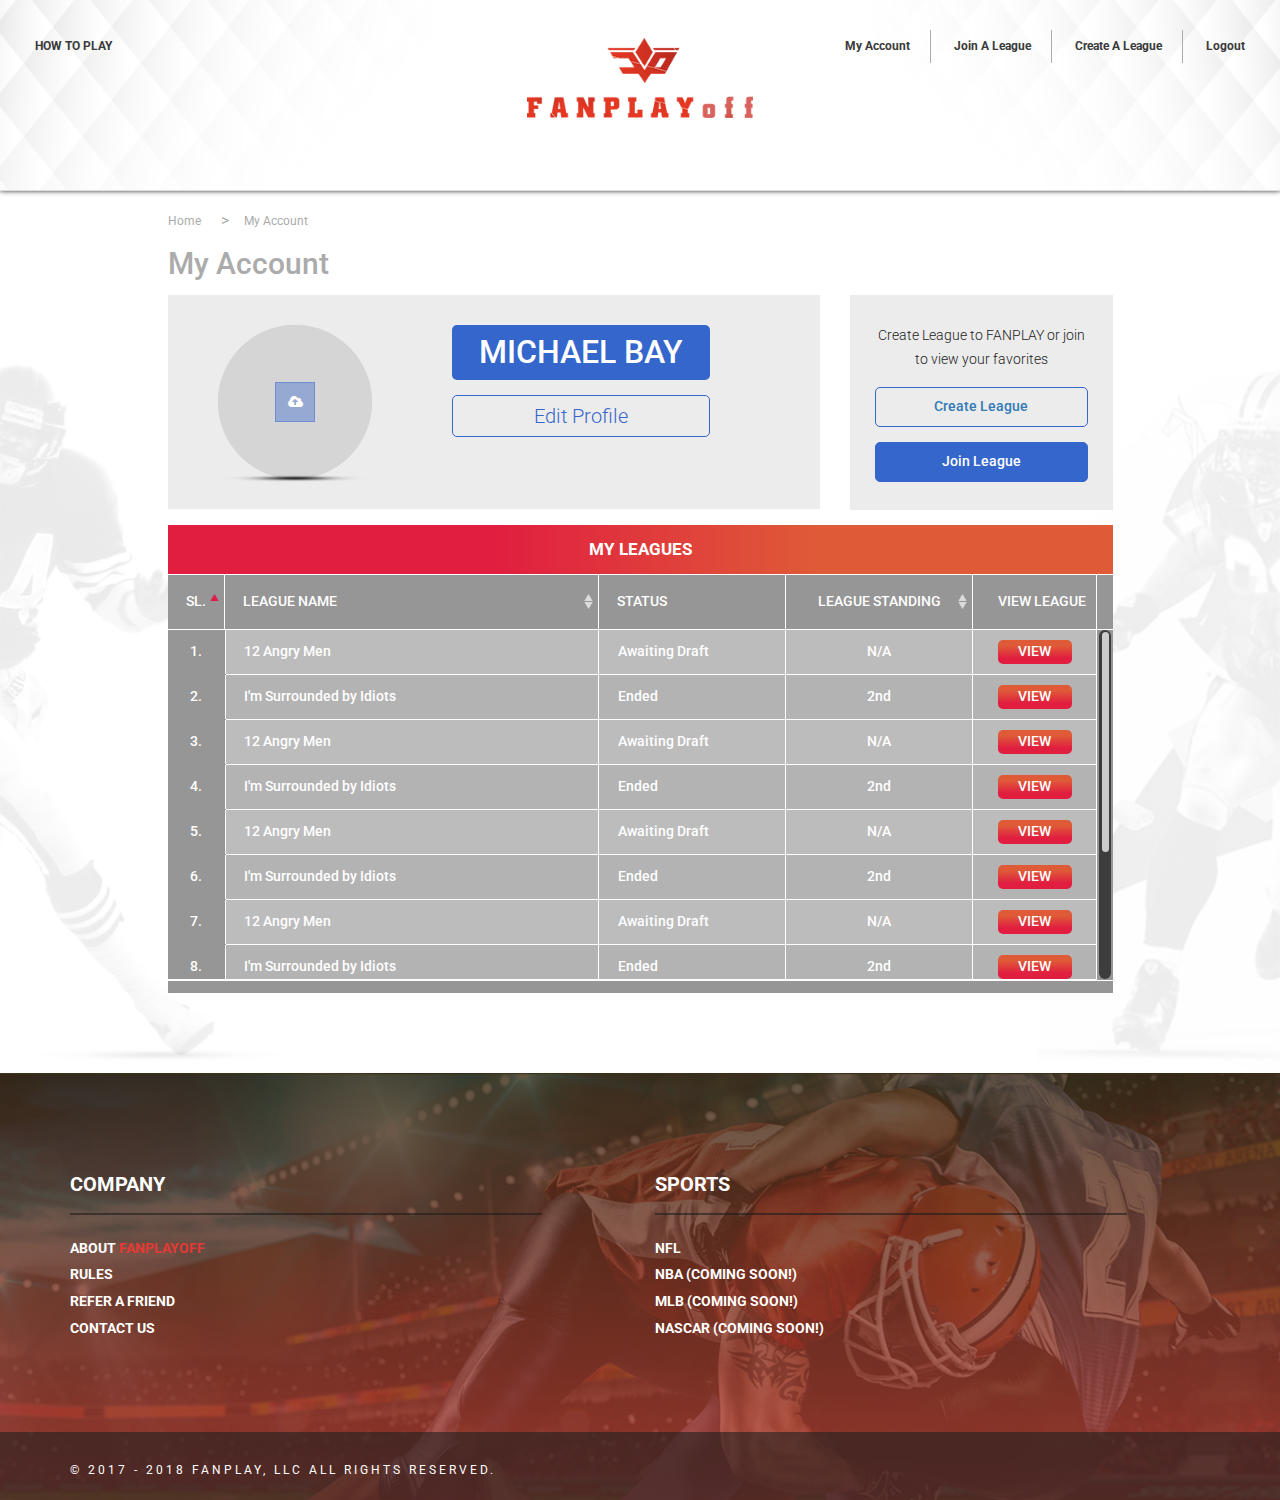
<file: my-account.html>
<!DOCTYPE html>
<html lang="en">
    <head>
        <meta charset="utf-8">
        <meta http-equiv="X-UA-Compatible" content="IE=edge">
        <meta name="viewport" content="width=device-width, initial-scale=1">

        <title>FanplayOff - My Account</title>

        <!-- Favicons-->
        <link rel="icon" href="assets/img/favicon-600x600.png" sizes="32x32">
        
        <!-- Favicons-->
        <link rel="apple-touch-icon-precomposed" href="assets/img/favicon-600x600.png" sizes="152x152">

        <!-- For iPhone -->
        <meta name="msapplication-TileColor" content="#e53935">
        <meta name="msapplication-TileImage" content="assets/img/favicon-600x600.png" sizes="144x144">

        <!-- BOOTSTRAP CSS -->
        <link href="assets/css/bootstrap.min.css" rel="stylesheet">
        
        <!-- FONT AWESOME CSS -->
        <link href="assets/css/font-awesome.min.css" rel="stylesheet">

        <!-- MAGNIFIC POPUP -->
        <link href="assets/css/magnific-popup.css" rel="stylesheet">

        <!-- DATA TABLE CSS -->
        <link href="assets/css/jquery.dataTables.min.css" type="text/css" rel="stylesheet">

        <!-- DATE PICKER CSS -->
        <link href="assets/css/bootstrap-datepicker.min.css" type="text/css" rel="stylesheet">

        <!-- PERFECT SCROLLBAR CSS -->
        <link href="assets/css/perfect-scrollbar.min.css" rel="stylesheet">

        <!-- STACKABLE TABLE CSS -->
        <link href="assets/css/stacktable.css" rel="stylesheet">

        <!-- MAIN CSS -->
        <link href="assets/css/style.css" rel="stylesheet">

        <!-- RESPONSIVE CSS -->
        <link href="assets/css/responsive.css" rel="stylesheet">
        
    </head>
    <body>

        <!-- RESPONSIVE MENU START -->
        <div class="responsive-header">
            <div class="logo-responsive">
                <a href="index.html"><img src="assets/img/logo.png" alt=""></a>
            </div>
            <div class="mobile-menu-bar active"><img src="assets/img/menu-bar.png" alt=""></div>
            <div class="mobile-menu-close"><img src="assets/img/menu-close-responsive.png" alt=""></div>
        </div>
        <div class="responsive-menu">
            <ul>
                <!--  <li><a href="index.html">Home</a></li>
                <li><a href="#">Watch List</a></li> -->
                <li><a href="#">How to play</a></li>
                <!-- <li><a href="#">Tips &amp; Tricks</a></li> -->
            </ul>
            <div class="menu-divider"></div>
            <ul>
                <li><a href="#">My Account</a></li>
                <li><a href="#">Join A League</a></li>
                <li><a href="#">Create A League</a></li>
                <li><a href="#">Logout</a></li>
            </ul>
        </div>
        <!-- RESPONSIVE MENU END -->

        <!-- HEADER AREA START -->
        <div class="header-area header-absolute">
            <div class="container-fluid">
                <div class="row">
                    <div class="col-md-4 width-40">
                        <div class="menu-left">
                            <ul>
                                <!--  <li><a href="index.html">Home</a></li>
                                <li><a href="#">Watch List</a></li> -->
                                <li><a href="#">How to play</a></li>
                                <!-- <li><a href="#">Tips &amp; Tricks</a></li> -->
                            </ul>
                        </div>
                    </div>
                    <div class="col-md-4 width-20">
                        <div class="logo">
                            <a href="index.html"><img src="assets/img/logo.png" alt=""></a>
                        </div>
                    </div>
                    <div class="col-md-4 width-40 text-right">
                        <div class="menu-right">
                            <ul>
                                <li><a href="#">My Account</a></li>
                                <li><a href="#">Join A League</a></li>
                                <li><a href="#">Create A League</a></li>
                                <li><a href="#">Logout</a></li>
                            </ul>
                        </div>
                    </div>
                </div>
            </div>
        </div>
        <!-- HEADER AREA END -->

        <!-- HERO AREA START -->
        <div class="hero-area padding-bottom-less hero-area-bg"></div>
        <!-- HERO AREA END -->

        <!-- PROFILE AREA START -->
        <div class="profile-area profile-area-bg">
            <div class="container">
                <div class="row">
                    <div class="col-md-10 col-md-offset-1">
                        <div class="profile-breadcumb">
                            <ul>
                                <li><a href="">Home</a></li>
                                <li><a href="">My Account</a></li>
                            </ul>
                        </div>
                    </div>
                </div>

                <div class="row">
                    <div class="col-md-10 col-md-offset-1">
                        <div class="profile-title">
                            <h2>My Account</h2>
                        </div>
                    </div>
                </div>

                <div class="row">
                    <div class="col-md-7 col-sm-8 col-md-offset-1">
                        <div class="common-bg">
                            <div class="row">
                                <div class="col-sm-5 text-center">
                                    <form action="">
                                        <div class="profile-photo">
                                            <img src="assets/img/user.png" alt=""  id="default-img" class="hidden">
                                            <canvas id="imageCanvas" src="assets/img/user.png"></canvas>
                                            <input type="file" id="imageLoader" name="profile_picture" />
                                            <label for="imageLoader" class="custom-file-upload">
                                                <i class="fa fa-cloud-upload"></i>
                                            </label>
                                            <img src="assets/img/user-shadow.png" class="user-shadow" alt="">
                                        </div>
                                    </form>
                                </div>
                                <div class="col-sm-7">
                                    <div class="profile-info text-center">
                                        <h2>Michael Bay</h2>
                                        <a href="edit-profile.html" class="edit-profile-btn">Edit Profile</a>
                                    </div>
                                </div>
                            </div>
                        </div>
                    </div>
                    <div class="col-md-3 col-sm-4 pd-lt-0 text-center">
                        <div class="profile-sign-up common-bg">
                            <p>Create League to FANPLAY or join to view your favorites</p>
                            <a href="" class="create-league-btn">Create League</a>
                            <a href="join-league.html" class="join-league-btn">Join League</a>
                        </div>
                    </div>
                </div>

                <div class="row">
                    <div class="col-md-10 col-md-offset-1">
                        <div class="table-name">My Leagues</div>
                        <table id="data-table-simple" cellspacing="0" >
                            <thead>
                                <tr>
                                    <th class="no-sort">Sl.</th>
                                    <th>League Name</th>
                                    <th class="no-sort">Status</th>
                                    <th >League Standing</th>
                                    <th class="no-sort">view League</th>
                                </tr>
                            </thead>

                            <tbody>
                                <tr>
                                    <td  class="serial-no">1.</td>
                                    <td>12 Angry Men</td>
                                    <td>Awaiting Draft</td>
                                    <td >N/A</td>
                                    <td >
                                        <a href="" class="view-btn">view</a>
                                    </td>
                                    
                                </tr>
                                <tr>
                                    <td class="serial-no">2.</td>
                                    <td>I'm Surrounded by Idiots</td>
                                    <td>Ended</td>
                                    <td >2nd</td>
                                    <td >
                                        <a href="" class="view-btn">view</a>
                                    </td>
                                    
                                </tr>
                                <tr>
                                    <td class="serial-no">3.</td>
                                    <td>12 Angry Men</td>
                                    <td>Awaiting Draft</td>
                                    <td >N/A</td>
                                    <td >
                                        <a href="" class="view-btn">view</a>
                                    </td>
                                    
                                </tr>
                                <tr>
                                    <td class="serial-no">4.</td>
                                    <td>I'm Surrounded by Idiots</td>
                                    <td>Ended</td>
                                    <td >2nd</td>
                                    <td >
                                        <a href="" class="view-btn">view</a>
                                    </td>
                                    
                                </tr>
                                <tr>
                                    <td class="serial-no">5.</td>
                                    <td>12 Angry Men</td>
                                    <td>Awaiting Draft</td>
                                    <td >N/A</td>
                                    <td >
                                        <a href="" class="view-btn">view</a>
                                    </td>
                                    
                                </tr>
                                <tr>
                                    <td class="serial-no">6.</td>
                                    <td>I'm Surrounded by Idiots</td>
                                    <td>Ended</td>
                                    <td >2nd</td>
                                    <td >
                                        <a href="" class="view-btn">view</a>
                                    </td>
                                    
                                </tr>
                                <tr>
                                    <td class="serial-no">7.</td>
                                    <td>12 Angry Men</td>
                                    <td>Awaiting Draft</td>
                                    <td >N/A</td>
                                    <td >
                                        <a href="" class="view-btn">view</a>
                                    </td>
                                    
                                </tr>
                                <tr>
                                    <td class="serial-no">8.</td>
                                    <td>I'm Surrounded by Idiots</td>
                                    <td>Ended</td>
                                    <td >2nd</td>
                                    <td >
                                        <a href="" class="view-btn">view</a>
                                    </td>
                                    
                                </tr>
                                <tr>
                                    <td class="serial-no">9.</td>
                                    <td>12 Angry Men</td>
                                    <td>Awaiting Draft</td>
                                    <td >N/A</td>
                                    <td >
                                        <a href="" class="view-btn">view</a>
                                    </td>
                                    
                                </tr>
                                <tr>
                                    <td class="serial-no">10.</td>
                                    <td>I'm Surrounded by Idiots</td>
                                    <td>Ended</td>
                                    <td >2nd</td>
                                    <td >
                                        <a href="" class="view-btn">view</a>
                                    </td>
                                    
                                </tr>
                                <tr>
                                    <td class="serial-no">11.</td>
                                    <td>12 Angry Men</td>
                                    <td>Awaiting Draft</td>
                                    <td >N/A</td>
                                    <td >
                                        <a href="" class="view-btn">view</a>
                                    </td>
                                    
                                </tr>
                                <tr>
                                    <td class="serial-no">12.</td>
                                    <td>I'm Surrounded by Idiots</td>
                                    <td>Ended</td>
                                    <td >2nd</td>
                                    <td >
                                        <a href="" class="view-btn">view</a>
                                    </td>
                                    
                                </tr>
                            </tbody>
                        </table>
                        <div class="table-footer mobile-display-none"></div>
                    </div>
                </div>
            </div>
        </div>
        <!-- PROFILE AREA END -->

        

        <!-- FOOTER AREA START -->
        <div class="footer-area-wrap">
            <div class="container">
                <div class="footer-area">
                <div class="row">
                    <!-- <div class="col-sm-5"> -->
                    <div class="col-sm-6">
                        <h3>COMPANY</h3>
                        <div class="row">
                            <div class="col-md-6">
                                <p><a href="">About <span>fanplayOFF</span></a></p>
                                <p><a href="">Rules</a></p>
                                <!-- <p><a href="">Careers</a></p>
                                <p><a href="">Mobile Apps</a></p>
                                <p><a href="">Affiliates</a></p> -->
                                <p><a href="">Refer A Friend</a></p>
                                <p><a href="">Contact Us</a></p>
                            </div>
                            <!-- <div class="col-md-6">
                                <p><a href="">Terms of Use</a></p>
                                <p><a href="">Privacy Policy</a></p>
                                <p><a href="">Responsible Gaming</a></p>
                                <p><a href="">Account Security</a></p>
                                <p><a href="">Average Results</a></p>
                                <p><a href="">Legality</a></p>
                            </div> -->
                        </div>
                    </div>
                    <!-- <div class="col-sm-2"> -->
                    <div class="col-sm-6">
                        <h3>SPORTS</h3>
                        <div class="row">
                            <div class="col-md-6">
                                <p><a href="">NFL</a></p>
                                <p><a href="">NBA (Coming Soon!)</a></p>
                                <p><a href="">MLB (Coming Soon!)</a></p>
                                <p><a href="">NASCAR (Coming Soon!)</a></p>
                            </div>
                            <!-- <div class="col-md-6">
                                <p><a href="">NFL</a></p>
                                <p><a href="">NBA</a></p>
                                <p><a href="">MLB</a></p>
                                <p><a href="">GOLF</a></p>
                                <p><a href="">NHL</a></p>
                                <p><a href="">NAS</a></p>
                            </div>
                            <div class="col-md-6">
                                <p><a href="">MMA</a></p>
                                <p><a href="">SOC</a></p>
                                <p><a href="">CFL</a></p>
                                <p><a href="">LOL</a></p>
                                <p><a href="">Playbook</a></p>
                            </div> -->
                        </div>
                    </div>
                    <!-- <div class="col-sm-4 col-sm-offset-1">
                        <h3>LOCATIONS</h3>
                        <div class="row">
                            <div class="col-md-6">
                                <p><u>US Office</u></p>
                                <p>125 Summer St.</p>
                                <p>Floor 5</p>
                                <p>Boston, MA</p>
                                <p>02110</p>
                            </div>
                            <div class="col-md-6">
                                <p><u>UK Office</u></p>
                                <p>15 Ingestre Place</p>
                                <p>Suite 265</p>
                                <p>Soho, London</p>
                                <p>W1F OJH</p>
                            </div>
                        </div>
                    </div> -->
                </div>
                </div>
            </div>

            <div class="copyright-area">
                <div class="container">
                    <div class="row">
                        <div class="col-sm-12">
                            <div class="copyright-text">
                                &copy; 2017 - 2018 fanplay, LLC All Rights Reserved.
                            </div>
                        </div>
                    </div>
                </div>
            </div>
        </div>
        <!-- FOOTER AREA END -->


        <!-- JQUERY JS -->
        <script src="assets/js/jquery.min.js"></script>
        
        <!-- BOOTSTRAP JS -->
        <script src="assets/js/bootstrap.min.js"></script>

        <!-- MAGNIFIC POPUP -->
        <script src="assets/js/jquery.magnific-popup.min.js"></script>

        <!-- DATA TABLE JS -->
        <script type="text/javascript" src="assets/js/jquery.dataTables.min.js"></script>

        <!-- PERFECT SCROLLBAR JS -->
        <script src="assets/js/perfect-scrollbar.jquery.min.js"></script>

        <!-- DATE PICKER JS -->
        <script src="assets/js/bootstrap-datepicker.min.js"></script>

        <!-- STACKABLE TABLE JS -->
        <script src="assets/js/stacktable.js"></script>

        <!-- IMAGE PREVIEW -->
        <script src="assets/js/img-prev.js"></script>

        <!-- MAIN JS -->
        <script src="assets/js/main.js"></script>
    </body>
</html>
</file>
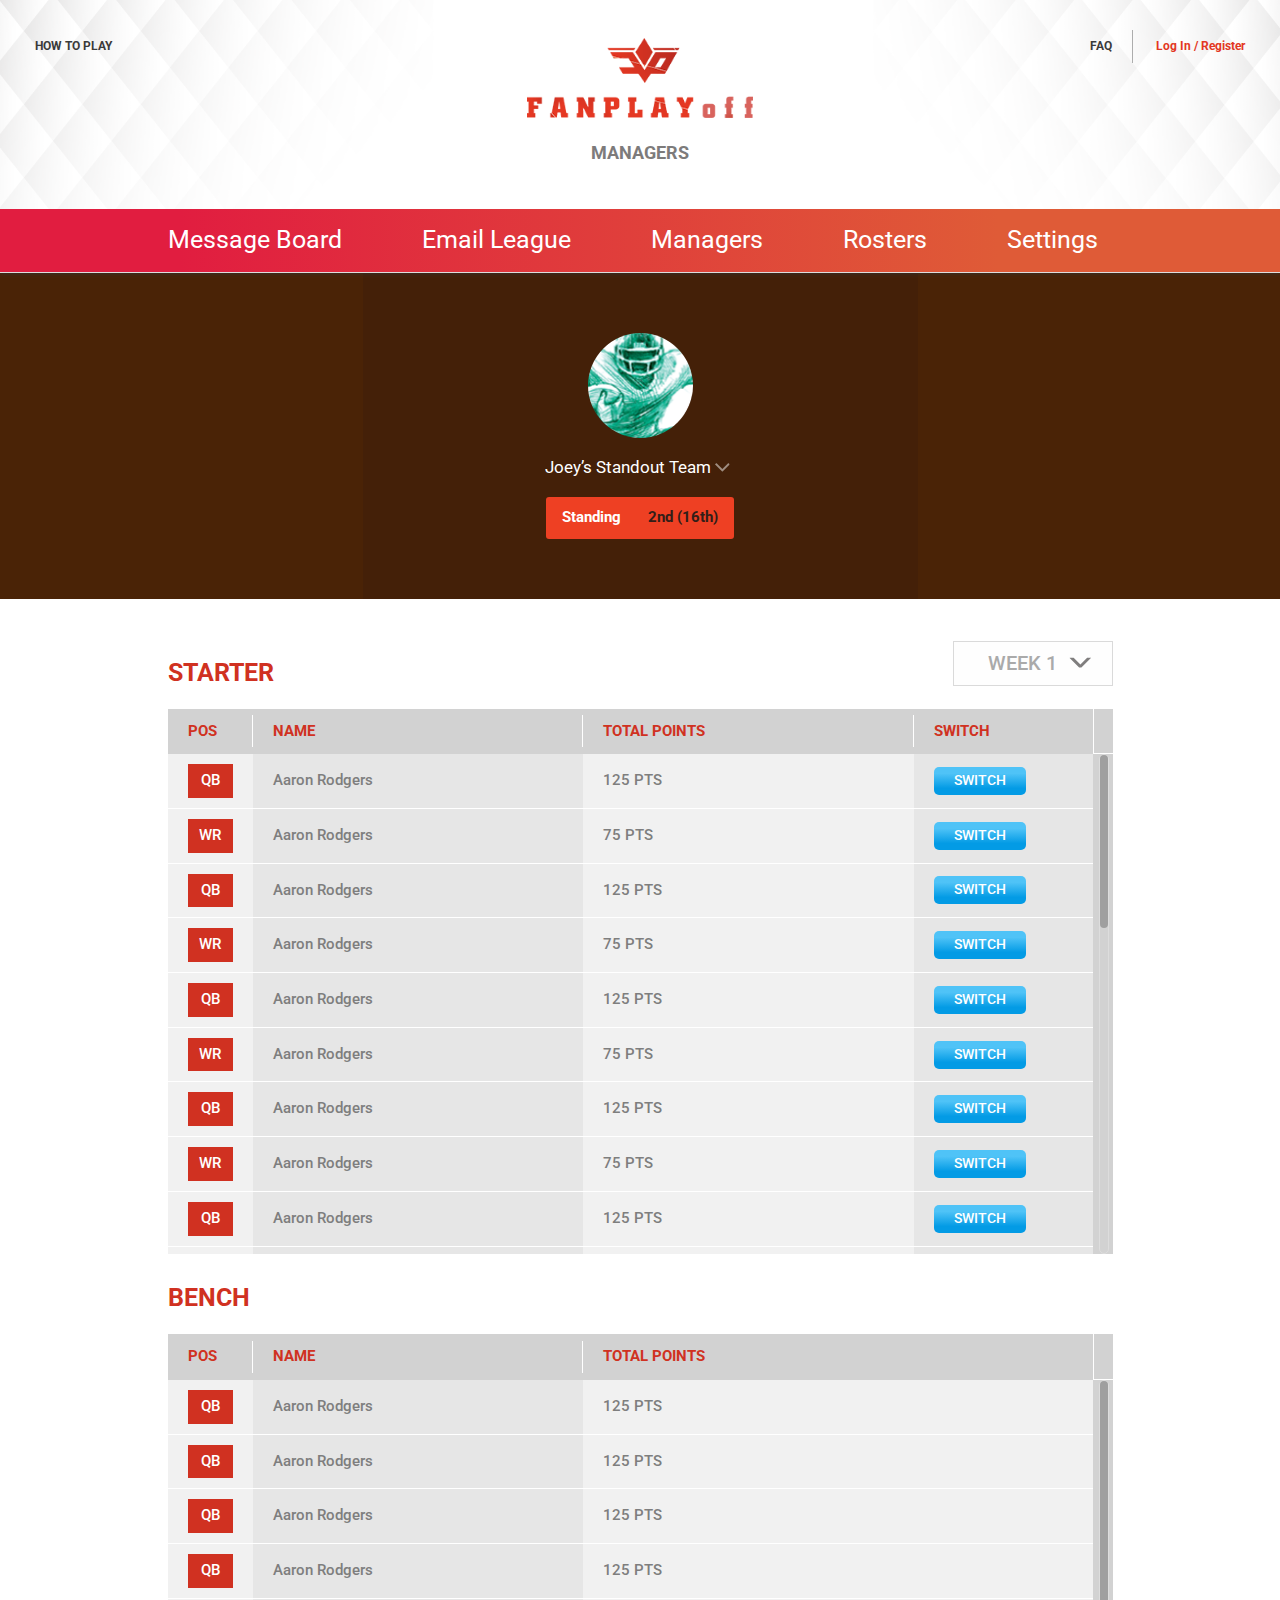
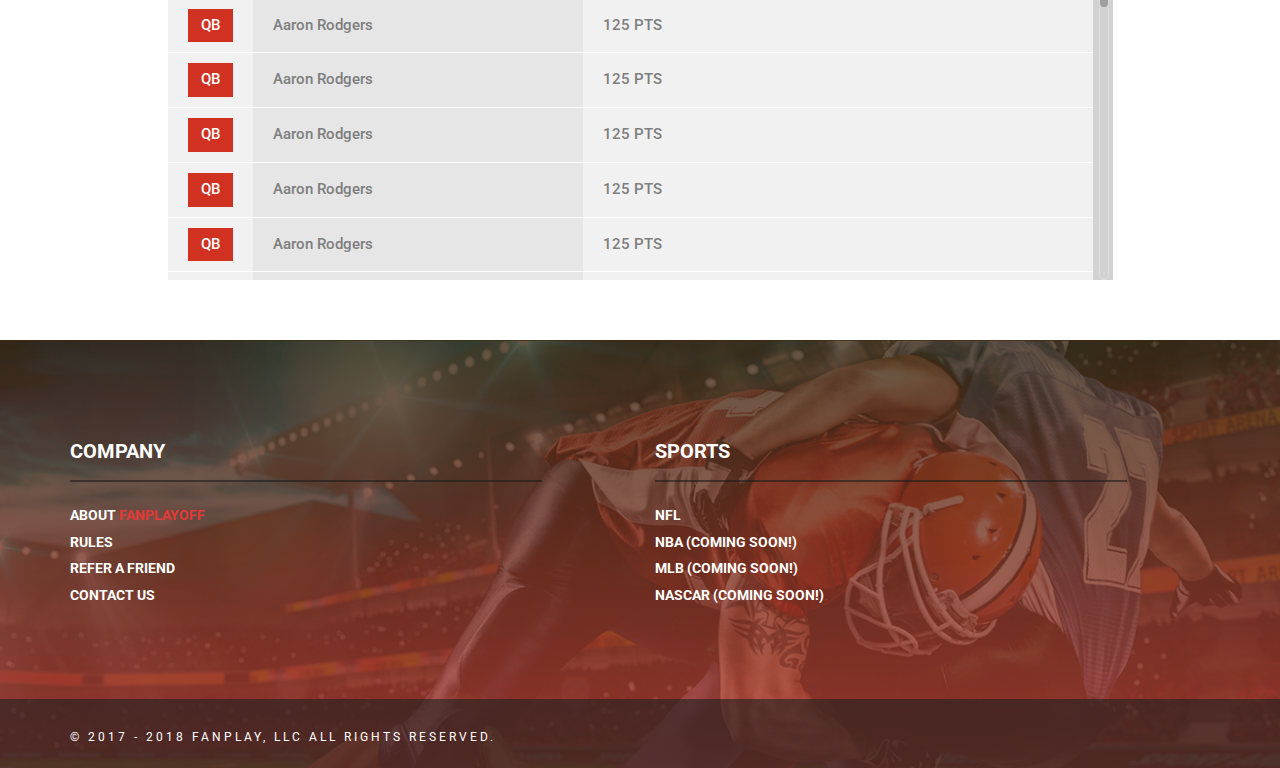
<file: roster.html>
<!DOCTYPE html>
<html lang="en">
    <head>
        <meta charset="utf-8">
        <meta http-equiv="X-UA-Compatible" content="IE=edge">
        <meta name="viewport" content="width=device-width, initial-scale=1">

        <title>FanplayOff - Roster</title>

        <!-- Favicons-->
        <link rel="icon" href="assets/img/favicon-600x600.png" sizes="32x32">
        
        <!-- Favicons-->
        <link rel="apple-touch-icon-precomposed" href="assets/img/favicon-600x600.png" sizes="152x152">

        <!-- For iPhone -->
        <meta name="msapplication-TileColor" content="#e53935">
        <meta name="msapplication-TileImage" content="assets/img/favicon-600x600.png" sizes="144x144">

        <!-- BOOTSTRAP CSS -->
        <link href="assets/css/bootstrap.min.css" rel="stylesheet">
        
        <!-- FONT AWESOME CSS -->
        <link href="assets/css/font-awesome.min.css" rel="stylesheet">

        <!-- MAGNIFIC POPUP -->
        <link href="assets/css/magnific-popup.css" rel="stylesheet">

        <!-- DATA TABLE CSS -->
        <link href="assets/css/jquery.dataTables.min.css" type="text/css" rel="stylesheet">

        <!-- DATE PICKER CSS -->
        <link href="assets/css/bootstrap-datepicker.min.css" type="text/css" rel="stylesheet">

        <!-- PERFECT SCROLLBAR CSS -->
        <link href="assets/css/perfect-scrollbar.min.css" rel="stylesheet">

        <!-- STACKABLE TABLE CSS -->
        <link href="assets/css/stacktable.css" rel="stylesheet">

        <!-- MAIN CSS -->
        <link href="assets/css/style.css" rel="stylesheet">

        <!-- RESPONSIVE CSS -->
        <link href="assets/css/responsive.css" rel="stylesheet">
        
    </head>
    <body>

        <div class="show-off-canvas-menu-shade"></div>
        
        <!-- CREATE ACCOUT POPUP START -->
        <div class="create-account-popup-menu create-account">
            <div class="logo-area">
                <div class="menu-logo"><a href="index.html"><img src="assets/img/logo-white.png" alt=""></a></div>
                <span class="menu-close"><img src="assets/img/menu-close.png" alt=""></span>
            </div>
            <div class="form-area">
                <h4>Create Account</h4>
                
                <p class="terms-and-condition">By creating an account, I agree to the <a href="">Terms of Use</a> and acknowledge that I have read the <a href="">Privacy Policy</a>.</p>
                <p><a href="" class="sign-with-mail"><img src="assets/img/mail-icon.png" alt=""> Sign up with Email</a></p>
                <p><a href="" class="sign-with-facebook"><img src="assets/img/facebook-icon.png" alt=""> Sign up with Facebook</a></p>
                <p class="divider divider-margin">Already have an account? <span class="login-popup">Log In</span></p>
                
            </div>
        </div>
        <!-- CREATE ACCOUT POPUP END -->

        <!-- LOGIN POPUP START -->
        <div class="login-popup-menu login-popup-custom">
            <div class="logo-area">
                <div class="menu-logo"><a href="index.html"><img src="assets/img/logo-white.png" alt=""></a></div>
                <span class="menu-close"><img src="assets/img/menu-close.png" alt=""></span>
            </div>
            <div class="form-area padding-top-custom">

                <form action="">
                    <p><input type="text" placeholder="Username or Email Address" required></p>
                    <p><input type="password" placeholder="Password" required></p>
                    <p class="padding-top-10"><input type="submit" value="Log In"></p>
                </form>
                
                <p class="terms-and-condition padding-bottom-custom">Forgot <a href="">username</a> or <a href="">password</a>?</p>
                <p><a href="" class="sign-with-facebook"><img src="assets/img/facebook-icon.png" alt=""> Log In with Facebook</a></p>
                
                <p class="sign-up-btn">Sign up</p>
            </div>
        </div>
        <!-- LOGIN POPUP END -->


        <!-- SIGNUP POPUP START -->
        <div class="signup-popup-menu">
            <div class="logo-area">
                <div class="menu-logo"><a href="index.html"><img src="assets/img/logo-white.png" alt=""></a></div>
                <span class="menu-close"><img src="assets/img/menu-close.png" alt=""></span>
            </div>
            <div class="form-area">
                <h4>Create Account</h4>

                <form action="">
                    <p><input type="text" placeholder="Frist Name" required></p>
                    <p><input type="text" placeholder="Last Name" required></p>
                    <p><input type="email" placeholder="Email Address" required></p>
                    <p><input type="password" placeholder="Password" required></p>
                    <p class="checkbox-new"><input type="checkbox" id="c1"><label for="c1">Show Password</label></p>
                    <p><input class="datepicker" type="text" data-date-format="mm/dd/yyyy" placeholder="Birth Day: mm/dd/yy" required></p>
                    <p class="divider"><input type="submit" value="Sign Up"></p>
                </form>
            </div>
        </div>
        <!-- SIGNUP POPUP END -->

        <!-- RESPONSIVE MENU START -->
        <div class="responsive-header pb-0">
            <div class="logo-responsive">
                <a href="index.html"><img src="assets/img/logo.png" alt=""></a>
            </div>
            <p class="subtitle">Managers</p>
            <div class="secondary-menu secondary-menu-bg">
                <ul>
                    <li><a href="message-board.html">Message Board</a></li>
                    <li><a href="email-league.html">Email League</a></li>
                    <li><a href="managers.html">Managers</a></li>
                    <li><a href="league-home.html">Rosters</a></li>
                    <li><a href="settings.html">Settings</a></li>
                </ul>
            </div>
            <div class="mobile-menu-bar active"><img src="assets/img/menu-bar.png" alt=""></div>
            <div class="mobile-menu-close"><img src="assets/img/menu-close-responsive.png" alt=""></div>
        </div>
        <div class="responsive-menu">
            <ul>
                <!--  <li><a href="index.html">Home</a></li>
                <li><a href="#">Watch List</a></li> -->
                <li><a href="#">How to play</a></li>
                <!-- <li><a href="#">Tips &amp; Tricks</a></li> -->
            </ul>
            <div class="menu-divider"></div>
            <ul>
                <li><a href="#">FAQ</a></li>
                <li><a href="#" class="colored-menu login-btn">Log In / Register</a></li>
            </ul>
        </div>
        <!-- RESPONSIVE MENU END -->

        <!-- SWITCH POPUP START -->
        <div class="switch-popup-menu switch-account">
            <div class="logo-area">
                <div class="menu-logo"><a href="index.html"><img src="assets/img/logo-white.png" alt=""></a></div>
                <span class="menu-close"><img src="assets/img/menu-close.png" alt=""></span>
            </div>
            <div class="form-area">
                <h4>Switch Player</h4>
                
                <table class="roster-starter-table3" cellspacing="0" >
                    <thead>
                        <tr>
                            <th>Pos</th>
                            <th>NAME</th>
                            <th>SWITCH</th>
                        </tr>
                    </thead>

                    <tbody>
                        <tr>
                            <td> <div class="pos-red-bg">QB</div> </td>
                            <td>Aaron Rodgers</td>
                            <td><a href="" class="switch-btn">switch</a></td>
                        </tr>
                        <tr>
                            <td><div class="pos-red-bg">QB</div></td>
                            <td>Aaron Rodgers</td>
                            <td><a href="" class="switch-btn">switch</a></td>
                        </tr>
                        <tr>
                            <td> <div class="pos-red-bg">QB</div> </td>
                            <td>Aaron Rodgers</td>
                            <td><a href="" class="switch-btn">switch</a></td>
                        </tr>
                        <tr>
                            <td><div class="pos-red-bg">QB</div></td>
                            <td>Aaron Rodgers</td>
                            <td><a href="" class="switch-btn">switch</a></td>
                        </tr>
                        <tr>
                            <td> <div class="pos-red-bg">QB</div> </td>
                            <td>Aaron Rodgers</td>
                            <td><a href="" class="switch-btn">switch</a></td>
                        </tr>
                        <tr>
                            <td><div class="pos-red-bg">QB</div></td>
                            <td>Aaron Rodgers</td>
                            <td><a href="" class="switch-btn">switch</a></td>
                        </tr>
                        <tr>
                            <td> <div class="pos-red-bg">QB</div> </td>
                            <td>Aaron Rodgers</td>
                            <td><a href="" class="switch-btn">switch</a></td>
                        </tr>
                        <tr>
                            <td><div class="pos-red-bg">QB</div></td>
                            <td>Aaron Rodgers</td>
                            <td><a href="" class="switch-btn">switch</a></td>
                        </tr>
                        <tr>
                            <td> <div class="pos-red-bg">QB</div> </td>
                            <td>Aaron Rodgers</td>
                            <td><a href="" class="switch-btn">switch</a></td>
                        </tr>
                        <tr>
                            <td><div class="pos-red-bg">QB</div></td>
                            <td>Aaron Rodgers</td>
                            <td><a href="" class="switch-btn">switch</a></td>
                        </tr>
                        
                    </tbody>
                </table>
                
            </div>
        </div>
        <!-- SWITCH POPUP END -->

        <!-- HEADER AREA START -->
        <div class="header-area header-absolute">
            <div class="container-fluid">
                <div class="row">
                    <div class="col-md-4 width-40">
                        <div class="menu-left">
                            <ul>
                                <!--  <li><a href="index.html">Home</a></li>
                                <li><a href="#">Watch List</a></li> -->
                                <li><a href="#">How to play</a></li>
                                <!-- <li><a href="#">Tips &amp; Tricks</a></li> -->
                            </ul>
                        </div>
                    </div>
                    <div class="col-md-4 width-20">
                        <div class="logo">
                            <a href="index.html"><img src="assets/img/logo.png" alt=""></a>
                        </div>
                    </div>
                    <div class="col-md-4 width-40 text-right">
                        <div class="menu-right">
                            <ul>
                                <li><a href="#">FAQ</a></li>
                                <li><a href="#" class="colored-menu login-btn">Log In / Register</a></li>
                            </ul>
                        </div>
                    </div>
                </div>
            </div>
        </div>
        <!-- HEADER AREA END -->

        <!-- HERO AREA START -->
        <div class="hero-area padding-bottom-less padding-top-less padding-bottom-0 hero-area-bg">
            <p class="subtitle">Managers</p>
            <div class="secondary-menu-bg">
                <div class="container">
                    <div class="row">
                        <div class="col-md-10 col-md-offset-1">
                            <div class="secondary-menu">
                                <ul>
                                    <li><a href="message-board.html">Message Board</a></li>
                                    <li><a href="email-league.html">Email League</a></li>
                                    <li><a href="managers.html">Managers</a></li>
                                    <li><a href="league-home.html">Rosters</a></li>
                                    <li><a href="settings.html">Settings</a></li>
                                </ul>
                            </div>
                        </div>
                        
                    </div>
                </div>
            </div>
        </div>
        <!-- HERO AREA END -->

        
        <!-- ROSTER PROFILE AREA START -->
        <div class="roster-profile-area">
            <div class="container">
                <div class="row">
                    <div class="col-md-6 col-md-offset-3">
                        <div class="roster-profile-wrapper">
                            <div class="roster-profile-img">
                                <img src="assets/img/roster-profile-img.png" alt="">
                            </div>
                            <div class="roster-profile-name">
                                <select class="custom-select-roster">
                                    <option class="custom-option-roster" value="Joey’s Standout Team">Joey’s Standout Team</option>
                                    <option class="custom-option-roster" value="Joey’s Standout Team">Joey’s Standout Team</option>
                                    <option class="custom-option-roster" value="Joey’s Standout Team">Joey’s Standout Team</option>
                                </select> 
                            </div>
                            <div class="roster-profile-status">
                                <span class="status">Standing</span>
                                <span class="date">2nd (16th)</span>
                            </div>
                        </div>
                        
                    </div>
                </div>
            </div>
        </div>
        <!-- ROSTER PROFILE AREA END -->

        <!-- ROSTER AREA START -->
        <div class="roster-area">
            <div class="container">
                <div class="row">
                    <div class="col-md-10 col-md-offset-1">
                        <div class="roster-table-name-header">
                            <h3>STARTER</h3>
                            <select class="custom-select-roster-week text-right">
                                <option class="custom-option-roster-week" value="WEEK 1">WEEK 1</option>
                                <option class="custom-option-roster-week" value="WEEK 2">WEEK 1</option>
                                <option class="custom-option-roster-week" value="WEEK 3">WEEK 1</option>
                            </select>
                        </div>

                        <table class="roster-starter-table" cellspacing="0" >
                            <thead>
                                <tr>
                                    <th>Pos</th>
                                    <th>NAME</th>
                                    <th>Total points</th>
                                    <th>SWITCH</th>
                                </tr>
                            </thead>

                            <tbody>
                                <tr>
                                    <td> <div class="pos-red-bg">QB</div> </td>
                                    <td>Aaron Rodgers</td>
                                    <td>125 PTS</td>
                                    <td><span class="switch-btn">switch</span></td>
                                </tr>
                                <tr>
                                    <td><div class="pos-red-bg">WR</div></td>
                                    <td>Aaron Rodgers</td>
                                    <td>75 PTS</td>
                                    <td><span class="switch-btn">switch</span></td>
                                </tr>
                                <tr>
                                    <td> <div class="pos-red-bg">QB</div> </td>
                                    <td>Aaron Rodgers</td>
                                    <td>125 PTS</td>
                                    <td><span class="switch-btn">switch</span></td>
                                </tr>
                                <tr>
                                    <td><div class="pos-red-bg">WR</div></td>
                                    <td>Aaron Rodgers</td>
                                    <td>75 PTS</td>
                                    <td><span class="switch-btn">switch</span></td>
                                </tr>
                                <tr>
                                    <td> <div class="pos-red-bg">QB</div> </td>
                                    <td>Aaron Rodgers</td>
                                    <td>125 PTS</td>
                                    <td><span class="switch-btn">switch</span></td>
                                </tr>
                                <tr>
                                    <td><div class="pos-red-bg">WR</div></td>
                                    <td>Aaron Rodgers</td>
                                    <td>75 PTS</td>
                                    <td><span class="switch-btn">switch</span></td>
                                </tr>
                                <tr>
                                    <td> <div class="pos-red-bg">QB</div> </td>
                                    <td>Aaron Rodgers</td>
                                    <td>125 PTS</td>
                                    <td><span class="switch-btn">switch</span></td>
                                </tr>
                                <tr>
                                    <td><div class="pos-red-bg">WR</div></td>
                                    <td>Aaron Rodgers</td>
                                    <td>75 PTS</td>
                                    <td><span class="switch-btn">switch</span></td>
                                </tr>
                                <tr>
                                    <td> <div class="pos-red-bg">QB</div> </td>
                                    <td>Aaron Rodgers</td>
                                    <td>125 PTS</td>
                                    <td><span class="switch-btn">switch</span></td>
                                </tr>
                                <tr>
                                    <td><div class="pos-red-bg">WR</div></td>
                                    <td>Aaron Rodgers</td>
                                    <td>75 PTS</td>
                                    <td><span class="switch-btn">switch</span></td>
                                </tr>
                                <tr>
                                    <td> <div class="pos-red-bg">QB</div> </td>
                                    <td>Aaron Rodgers</td>
                                    <td>125 PTS</td>
                                    <td><span class="switch-btn">switch</span></td>
                                </tr>
                                <tr>
                                    <td><div class="pos-red-bg">WR</div></td>
                                    <td>Aaron Rodgers</td>
                                    <td>75 PTS</td>
                                    <td><span class="switch-btn">switch</span></td>
                                </tr>
                                <tr>
                                    <td> <div class="pos-red-bg">QB</div> </td>
                                    <td>Aaron Rodgers</td>
                                    <td>125 PTS</td>
                                    <td><span class="switch-btn">switch</span></td>
                                </tr>
                                <tr>
                                    <td><div class="pos-red-bg">WR</div></td>
                                    <td>Aaron Rodgers</td>
                                    <td>75 PTS</td>
                                    <td><span class="switch-btn">switch</span></td>
                                </tr>
                                <tr>
                                    <td> <div class="pos-red-bg">QB</div> </td>
                                    <td>Aaron Rodgers</td>
                                    <td>125 PTS</td>
                                    <td><span class="switch-btn">switch</span></td>
                                </tr>
                                <tr>
                                    <td><div class="pos-red-bg">WR</div></td>
                                    <td>Aaron Rodgers</td>
                                    <td>75 PTS</td>
                                    <td><span class="switch-btn">switch</span></td>
                                </tr>
                                <tr>
                                    <td> <div class="pos-red-bg">QB</div> </td>
                                    <td>Aaron Rodgers</td>
                                    <td>125 PTS</td>
                                    <td><span class="switch-btn">switch</span></td>
                                </tr>
                                <tr>
                                    <td><div class="pos-red-bg">WR</div></td>
                                    <td>Aaron Rodgers</td>
                                    <td>75 PTS</td>
                                    <td><span class="switch-btn">switch</span></td>
                                </tr>
                                <tr>
                                    <td> <div class="pos-red-bg">QB</div> </td>
                                    <td>Aaron Rodgers</td>
                                    <td>125 PTS</td>
                                    <td><span class="switch-btn">switch</span></td>
                                </tr>
                                <tr>
                                    <td><div class="pos-red-bg">WR</div></td>
                                    <td>Aaron Rodgers</td>
                                    <td>75 PTS</td>
                                    <td><span class="switch-btn">switch</span></td>
                                </tr>
                                <tr>
                                    <td> <div class="pos-red-bg">QB</div> </td>
                                    <td>Aaron Rodgers</td>
                                    <td>125 PTS</td>
                                    <td><span class="switch-btn">switch</span></td>
                                </tr>
                                <tr>
                                    <td><div class="pos-red-bg">WR</div></td>
                                    <td>Aaron Rodgers</td>
                                    <td>75 PTS</td>
                                    <td><span class="switch-btn">switch</span></td>
                                </tr>
                                <tr>
                                    <td> <div class="pos-red-bg">QB</div> </td>
                                    <td>Aaron Rodgers</td>
                                    <td>125 PTS</td>
                                    <td><span class="switch-btn">switch</span></td>
                                </tr>
                                <tr>
                                    <td><div class="pos-red-bg">WR</div></td>
                                    <td>Aaron Rodgers</td>
                                    <td>75 PTS</td>
                                    <td><span class="switch-btn">switch</span></td>
                                </tr>
                                <tr>
                                    <td> <div class="pos-red-bg">QB</div> </td>
                                    <td>Aaron Rodgers</td>
                                    <td>125 PTS</td>
                                    <td><span class="switch-btn">switch</span></td>
                                </tr>
                                <tr>
                                    <td><div class="pos-red-bg">WR</div></td>
                                    <td>Aaron Rodgers</td>
                                    <td>75 PTS</td>
                                    <td><span class="switch-btn">switch</span></td>
                                </tr>
                                
                                
                                
                            </tbody>
                        </table>
                    </div>
                </div>
                <div class="row">
                    <div class="col-md-10 col-md-offset-1">
                        <div class="roster-table-name-header mt-30">
                            <h3>BENCH</h3>
                        </div>

                        <table class="roster-starter-table2" cellspacing="0" >
                            <thead>
                                <tr>
                                    <th>Pos</th>
                                    <th>NAME</th>
                                    <th>Total points</th>
                                </tr>
                            </thead>

                            <tbody>
                                <tr>
                                    <td> <div class="pos-red-bg">QB</div> </td>
                                    <td>Aaron Rodgers</td>
                                    <td>125 PTS</td>
                                </tr>
                                <tr>
                                    <td><div class="pos-red-bg">QB</div></td>
                                    <td>Aaron Rodgers</td>
                                    <td>125 PTS</td>
                                </tr>
                                <tr>
                                    <td> <div class="pos-red-bg">QB</div> </td>
                                    <td>Aaron Rodgers</td>
                                    <td>125 PTS</td>
                                </tr>
                                <tr>
                                    <td><div class="pos-red-bg">QB</div></td>
                                    <td>Aaron Rodgers</td>
                                    <td>125 PTS</td>
                                </tr>
                                <tr>
                                    <td> <div class="pos-red-bg">QB</div> </td>
                                    <td>Aaron Rodgers</td>
                                    <td>125 PTS</td>
                                </tr>
                                <tr>
                                    <td><div class="pos-red-bg">QB</div></td>
                                    <td>Aaron Rodgers</td>
                                    <td>125 PTS</td>
                                </tr>
                                <tr>
                                    <td> <div class="pos-red-bg">QB</div> </td>
                                    <td>Aaron Rodgers</td>
                                    <td>125 PTS</td>
                                </tr>
                                <tr>
                                    <td><div class="pos-red-bg">QB</div></td>
                                    <td>Aaron Rodgers</td>
                                    <td>125 PTS</td>
                                </tr>
                                <tr>
                                    <td> <div class="pos-red-bg">QB</div> </td>
                                    <td>Aaron Rodgers</td>
                                    <td>125 PTS</td>
                                </tr>
                                <tr>
                                    <td><div class="pos-red-bg">QB</div></td>
                                    <td>Aaron Rodgers</td>
                                    <td>125 PTS</td>
                                </tr>
                                <tr>
                                    <td> <div class="pos-red-bg">QB</div> </td>
                                    <td>Aaron Rodgers</td>
                                    <td>125 PTS</td>
                                </tr>
                                <tr>
                                    <td><div class="pos-red-bg">QB</div></td>
                                    <td>Aaron Rodgers</td>
                                    <td>125 PTS</td>
                                </tr>
                                <tr>
                                    <td> <div class="pos-red-bg">QB</div> </td>
                                    <td>Aaron Rodgers</td>
                                    <td>125 PTS</td>
                                </tr>
                                <tr>
                                    <td><div class="pos-red-bg">QB</div></td>
                                    <td>Aaron Rodgers</td>
                                    <td>125 PTS</td>
                                </tr>
                                <tr>
                                    <td> <div class="pos-red-bg">QB</div> </td>
                                    <td>Aaron Rodgers</td>
                                    <td>125 PTS</td>
                                </tr>
                                <tr>
                                    <td><div class="pos-red-bg">QB</div></td>
                                    <td>Aaron Rodgers</td>
                                    <td>125 PTS</td>
                                </tr>
                                <tr>
                                    <td> <div class="pos-red-bg">QB</div> </td>
                                    <td>Aaron Rodgers</td>
                                    <td>125 PTS</td>
                                </tr>
                                <tr>
                                    <td><div class="pos-red-bg">QB</div></td>
                                    <td>Aaron Rodgers</td>
                                    <td>125 PTS</td>
                                </tr>
                                <tr>
                                    <td> <div class="pos-red-bg">QB</div> </td>
                                    <td>Aaron Rodgers</td>
                                    <td>125 PTS</td>
                                </tr>
                                <tr>
                                    <td><div class="pos-red-bg">QB</div></td>
                                    <td>Aaron Rodgers</td>
                                    <td>125 PTS</td>
                                </tr>
                            </tbody>
                        </table>
                    </div>
                </div>
            </div>
        </div>
        <!-- ROSTER AREA END -->

        

        <!-- FOOTER AREA START -->
        <div class="footer-area-wrap">
            <div class="container">
                <div class="footer-area">
                <div class="row">
                    <!-- <div class="col-sm-5"> -->
                    <div class="col-sm-6">
                        <h3>COMPANY</h3>
                        <div class="row">
                            <div class="col-md-6">
                                <p><a href="">About <span>fanplayOFF</span></a></p>
                                <p><a href="">Rules</a></p>
                                <!-- <p><a href="">Careers</a></p>
                                <p><a href="">Mobile Apps</a></p>
                                <p><a href="">Affiliates</a></p> -->
                                <p><a href="">Refer A Friend</a></p>
                                <p><a href="">Contact Us</a></p>
                            </div>
                            <!-- <div class="col-md-6">
                                <p><a href="">Terms of Use</a></p>
                                <p><a href="">Privacy Policy</a></p>
                                <p><a href="">Responsible Gaming</a></p>
                                <p><a href="">Account Security</a></p>
                                <p><a href="">Average Results</a></p>
                                <p><a href="">Legality</a></p>
                            </div> -->
                        </div>
                    </div>
                    <!-- <div class="col-sm-2"> -->
                    <div class="col-sm-6">
                        <h3>SPORTS</h3>
                        <div class="row">
                            <div class="col-md-6">
                                <p><a href="">NFL</a></p>
                                <p><a href="">NBA (Coming Soon!)</a></p>
                                <p><a href="">MLB (Coming Soon!)</a></p>
                                <p><a href="">NASCAR (Coming Soon!)</a></p>
                            </div>
                            <!-- <div class="col-md-6">
                                <p><a href="">NFL</a></p>
                                <p><a href="">NBA</a></p>
                                <p><a href="">MLB</a></p>
                                <p><a href="">GOLF</a></p>
                                <p><a href="">NHL</a></p>
                                <p><a href="">NAS</a></p>
                            </div>
                            <div class="col-md-6">
                                <p><a href="">MMA</a></p>
                                <p><a href="">SOC</a></p>
                                <p><a href="">CFL</a></p>
                                <p><a href="">LOL</a></p>
                                <p><a href="">Playbook</a></p>
                            </div> -->
                        </div>
                    </div>
                    <!-- <div class="col-sm-4 col-sm-offset-1">
                        <h3>LOCATIONS</h3>
                        <div class="row">
                            <div class="col-md-6">
                                <p><u>US Office</u></p>
                                <p>125 Summer St.</p>
                                <p>Floor 5</p>
                                <p>Boston, MA</p>
                                <p>02110</p>
                            </div>
                            <div class="col-md-6">
                                <p><u>UK Office</u></p>
                                <p>15 Ingestre Place</p>
                                <p>Suite 265</p>
                                <p>Soho, London</p>
                                <p>W1F OJH</p>
                            </div>
                        </div>
                    </div> -->
                </div>
                </div>
            </div>

            <div class="copyright-area">
                <div class="container">
                    <div class="row">
                        <div class="col-sm-12">
                            <div class="copyright-text">
                                &copy; 2017 - 2018 fanplay, LLC All Rights Reserved.
                            </div>
                        </div>
                    </div>
                </div>
            </div>
        </div>
        <!-- FOOTER AREA END -->


        <!-- JQUERY JS -->
        <script src="assets/js/jquery.min.js"></script>
        
        <!-- BOOTSTRAP JS -->
        <script src="assets/js/bootstrap.min.js"></script>

        <!-- MAGNIFIC POPUP -->
        <script src="assets/js/jquery.magnific-popup.min.js"></script>

        <!-- DATA TABLE JS -->
        <script type="text/javascript" src="assets/js/jquery.dataTables.min.js"></script>

        <!-- PERFECT SCROLLBAR JS -->
        <script src="assets/js/perfect-scrollbar.jquery.min.js"></script>

        <!-- DATE PICKER JS -->
        <script src="assets/js/bootstrap-datepicker.min.js"></script>

        <!-- STACKABLE TABLE JS -->
        <script src="assets/js/stacktable.js"></script>

        <!-- MAIN JS -->
        <script src="assets/js/main.js"></script>
        <script src="assets/js/roster.js"></script>

        

    </body>
</html>
</file>
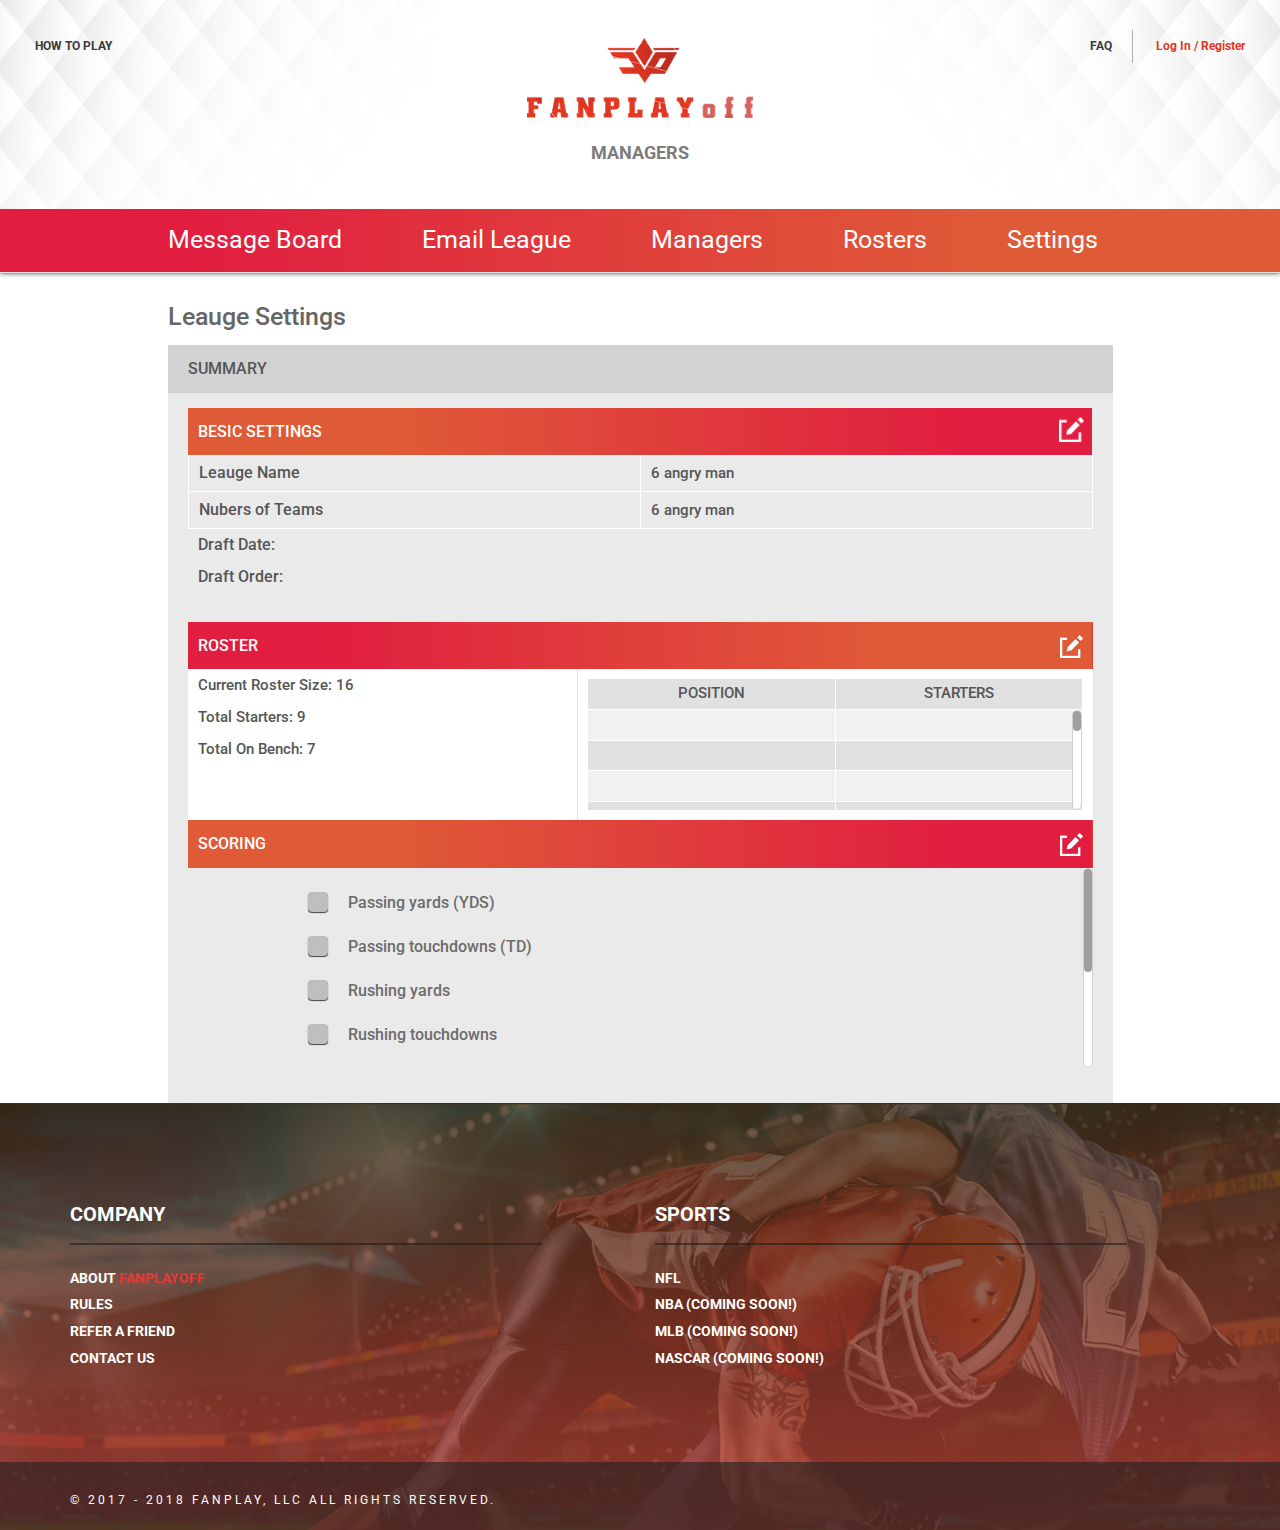
<file: settings.html>
<!DOCTYPE html>
<html lang="en">
    <head>
        <meta charset="utf-8">
        <meta http-equiv="X-UA-Compatible" content="IE=edge">
        <meta name="viewport" content="width=device-width, initial-scale=1">

        <title>FanplayOff - Settings</title>

        <!-- Favicons-->
        <link rel="icon" href="assets/img/favicon-600x600.png" sizes="32x32">
        
        <!-- Favicons-->
        <link rel="apple-touch-icon-precomposed" href="assets/img/favicon-600x600.png" sizes="152x152">

        <!-- For iPhone -->
        <meta name="msapplication-TileColor" content="#e53935">
        <meta name="msapplication-TileImage" content="assets/img/favicon-600x600.png" sizes="144x144">

        <!-- BOOTSTRAP CSS -->
        <link href="assets/css/bootstrap.min.css" rel="stylesheet">
        
        <!-- FONT AWESOME CSS -->
        <link href="assets/css/font-awesome.min.css" rel="stylesheet">

        <!-- MAGNIFIC POPUP -->
        <link href="assets/css/magnific-popup.css" rel="stylesheet">

        <!-- DATA TABLE CSS -->
        <link href="assets/css/jquery.dataTables.min.css" type="text/css" rel="stylesheet">

        <!-- DATE PICKER CSS -->
        <link href="assets/css/bootstrap-datepicker.min.css" type="text/css" rel="stylesheet">

        <!-- PERFECT SCROLLBAR CSS -->
        <link href="assets/css/perfect-scrollbar.min.css" rel="stylesheet">

        <!-- STACKABLE TABLE CSS -->
        <link href="assets/css/stacktable.css" rel="stylesheet">

        <!-- MAIN CSS -->
        <link href="assets/css/style.css" rel="stylesheet">

        <!-- RESPONSIVE CSS -->
        <link href="assets/css/responsive.css" rel="stylesheet">
        
    </head>
    <body>

        <div class="show-off-canvas-menu-shade"></div>
        
        <!-- CREATE ACCOUT POPUP START -->
        <div class="create-account-popup-menu create-account">
            <div class="logo-area">
                <div class="menu-logo"><a href="index.html"><img src="assets/img/logo-white.png" alt=""></a></div>
                <span class="menu-close"><img src="assets/img/menu-close.png" alt=""></span>
            </div>
            <div class="form-area">
                <h4>Create Account</h4>
                
                <p class="terms-and-condition">By creating an account, I agree to the <a href="">Terms of Use</a> and acknowledge that I have read the <a href="">Privacy Policy</a>.</p>
                <p><a href="" class="sign-with-mail"><img src="assets/img/mail-icon.png" alt=""> Sign up with Email</a></p>
                <p><a href="" class="sign-with-facebook"><img src="assets/img/facebook-icon.png" alt=""> Sign up with Facebook</a></p>
                <p class="divider divider-margin">Already have an account? <span class="login-popup">Log In</span></p>
                
            </div>
        </div>
        <!-- CREATE ACCOUT POPUP END -->

        <!-- LOGIN POPUP START -->
        <div class="login-popup-menu login-popup-custom">
            <div class="logo-area">
                <div class="menu-logo"><a href="index.html"><img src="assets/img/logo-white.png" alt=""></a></div>
                <span class="menu-close"><img src="assets/img/menu-close.png" alt=""></span>
            </div>
            <div class="form-area padding-top-custom">

                <form action="">
                    <p><input type="text" placeholder="Username or Email Address" required></p>
                    <p><input type="password" placeholder="Password" required></p>
                    <p class="padding-top-10"><input type="submit" value="Log In"></p>
                </form>
                
                <p class="terms-and-condition padding-bottom-custom">Forgot <a href="">username</a> or <a href="">password</a>?</p>
                <p><a href="" class="sign-with-facebook"><img src="assets/img/facebook-icon.png" alt=""> Log In with Facebook</a></p>
                
                <p class="sign-up-btn">Sign up</p>
            </div>
        </div>
        <!-- LOGIN POPUP END -->


        <!-- SIGNUP POPUP START -->
        <div class="signup-popup-menu">
            <div class="logo-area">
                <div class="menu-logo"><a href="index.html"><img src="assets/img/logo-white.png" alt=""></a></div>
                <span class="menu-close"><img src="assets/img/menu-close.png" alt=""></span>
            </div>
            <div class="form-area">
                <h4>Create Account</h4>

                <form action="">
                    <p><input type="text" placeholder="Frist Name" required></p>
                    <p><input type="text" placeholder="Last Name" required></p>
                    <p><input type="email" placeholder="Email Address" required></p>
                    <p><input type="password" placeholder="Password" required></p>
                    <p class="checkbox-new"><input type="checkbox" id="c1"><label for="c1">Show Password</label></p>
                    <p><input class="datepicker" type="text" data-date-format="mm/dd/yyyy" placeholder="Birth Day: mm/dd/yy" required></p>
                    <p class="divider"><input type="submit" value="Sign Up"></p>
                </form>
            </div>
        </div>
        <!-- SIGNUP POPUP END -->

        <!-- RESPONSIVE MENU START -->
        <div class="responsive-header pb-0">
            <div class="logo-responsive">
                <a href="index.html"><img src="assets/img/logo.png" alt=""></a>
            </div>
            <p class="subtitle">Managers</p>
            <div class="secondary-menu secondary-menu-bg">
                <ul>
                    <li><a href="message-board.html">Message Board</a></li>
                    <li><a href="email-league.html">Email League</a></li>
                    <li><a href="managers.html">Managers</a></li>
                    <li><a href="league-home.html">Rosters</a></li>
                    <li><a href="settings.html">Settings</a></li>
                </ul>
            </div>
            <div class="mobile-menu-bar active"><img src="assets/img/menu-bar.png" alt=""></div>
            <div class="mobile-menu-close"><img src="assets/img/menu-close-responsive.png" alt=""></div>
        </div>
        <div class="responsive-menu">
            <ul>
                <!--  <li><a href="index.html">Home</a></li>
                <li><a href="#">Watch List</a></li> -->
                <li><a href="#">How to play</a></li>
                <!-- <li><a href="#">Tips &amp; Tricks</a></li> -->
            </ul>
            <div class="menu-divider"></div>
            <ul>
                <li><a href="#">FAQ</a></li>
                <li><a href="#" class="colored-menu login-btn">Log In / Register</a></li>
            </ul>
        </div>
        <!-- RESPONSIVE MENU END -->

        <!-- HEADER AREA START -->
        <div class="header-area header-absolute">
            <div class="container-fluid">
                <div class="row">
                    <div class="col-md-4 width-40">
                        <div class="menu-left">
                            <ul>
                                <!--  <li><a href="index.html">Home</a></li>
                                <li><a href="#">Watch List</a></li> -->
                                <li><a href="#">How to play</a></li>
                                <!-- <li><a href="#">Tips &amp; Tricks</a></li> -->
                            </ul>
                        </div>
                    </div>
                    <div class="col-md-4 width-20">
                        <div class="logo">
                            <a href="index.html"><img src="assets/img/logo.png" alt=""></a>
                        </div>
                    </div>
                    <div class="col-md-4 width-40 text-right">
                        <div class="menu-right">
                            <ul>
                                <li><a href="#">FAQ</a></li>
                                <li><a href="#" class="colored-menu login-btn">Log In / Register</a></li>
                            </ul>
                        </div>
                    </div>
                </div>
            </div>
        </div>
        <!-- HEADER AREA END -->

        <!-- HERO AREA START -->
        <div class="hero-area padding-bottom-less padding-top-less padding-bottom-0 hero-area-bg">
            <p class="subtitle">Managers</p>
            <div class="secondary-menu-bg">
                <div class="container">
                    <div class="row">
                        <div class="col-md-10 col-md-offset-1">
                            <div class="secondary-menu">
                                <ul>
                                    <li><a href="message-board.html">Message Board</a></li>
                                    <li><a href="email-league.html">Email League</a></li>
                                    <li><a href="managers.html">Managers</a></li>
                                    <li><a href="league-home.html">Rosters</a></li>
                                    <li><a href="settings.html">Settings</a></li>
                                </ul>
                            </div>
                        </div>
                        
                    </div>
                </div>
            </div>
        </div>
        <!-- HERO AREA END -->

        <!-- LEAGUE SETTINGS AREA START -->
        <div class="settings-area">
            <div class="container">
                <div class="row">
                    <div class="col-md-10 col-md-offset-1">
                        <div class="settings-header">
                            <h3>Leauge Settings</h3>
                        </div>
                        <div class="summary-heading">
                            <h4>SUMMARY</h4>
                        </div>
                        <div class="settings-table-wrapper">
                            <table cellspacing="0" class="basic-settings-table">
                                <thead>
                                    <tr>
                                        <th>BESIC SETTINGS</th>
                                        <th class="position-relative"> 
                                            <img class="roster-edit" src="assets/img/custom-edit-btn.png" alt="">
                                            <button type="submit" class="roster-submit hidden" ><img class="roster-submit-img" src="assets/img/custom-submit-btn1.png" alt=""></button>
                                        </th>
                                    </tr>
                                </thead>
                                <tbody>
                                    <tr>
                                        <td>Leauge Name</td>
                                        <td>
                                            <div class="roster-text">6 angry man</div>
                                            <div class="roster-input hidden"><input type="text"></div>
                                        </td>
                                    </tr>
                                    <tr>
                                        <td>Nubers of Teams</td>
                                        <td>
                                            <div class="roster-text">6 angry man</div>
                                            <div class="roster-input hidden"><input type="text"></div>
                                        </td>
                                    </tr>
                                    <tr>
                                        <td>Draft Date:</td>
                                        <td></td>
                                    </tr>
                                    <tr>
                                        <td>Draft Order:</td>
                                        <td></td>
                                    </tr>
                                </tbody>
                            </table>
                            <div class="height-30"></div>
                            <form action="">
                                <table cellspacing="0" class="roster-settings-table-header">
                                    <thead>
                                        <tr>
                                            <th>ROSTER</th>
                                            <th> <a href=""><img src="assets/img/custom-edit-btn.png" alt=""></a> </th>
                                        </tr>
                                    </thead>
                                </table>
                                <div class="white-bg">
                                    <div class="row">
                                        <div class="col-md-5">
                                            <p class="roster-text1 pl-10">Current Roster Size: 16</p>
                                            <p class="roster-text1 pl-10">Total Starters: 9</p>
                                            <p class="roster-text1 pl-10">Total On Bench: 7</p>
                                        </div>
                                        <div class="col-md-7">
                                            <div class="secondary-table-wrapper">
                                                <table cellspacing="0" class="roster-settings-table">
                                                    <thead>
                                                        <tr>
                                                            <th>POSITION</th>
                                                            <th>STARTERS</th>
                                                        </tr>
                                                    </thead>
                                                    <tbody>
                                                        <tr>
                                                            <td></td>
                                                            <td></td>
                                                        </tr>
                                                        <tr>
                                                            <td></td>
                                                            <td></td>
                                                        </tr>
                                                        <tr>
                                                            <td></td>
                                                            <td></td>
                                                        </tr>
                                                        <tr>
                                                            <td></td>
                                                            <td></td>
                                                        </tr>
                                                        <tr>
                                                            <td></td>
                                                            <td></td>
                                                        </tr>
                                                        <tr>
                                                            <td></td>
                                                            <td></td>
                                                        </tr>
                                                        <tr>
                                                            <td></td>
                                                            <td></td>
                                                        </tr>
                                                        <tr>
                                                            <td></td>
                                                            <td></td>
                                                        </tr>
                                                        <tr>
                                                                <td></td>
                                                                <td></td>
                                                            </tr>
                                                            <tr>
                                                                <td></td>
                                                                <td></td>
                                                            </tr>
                                                            <tr>
                                                                <td></td>
                                                                <td></td>
                                                            </tr>
                                                            <tr>
                                                                <td></td>
                                                                <td></td>
                                                            </tr>
                                                            <tr>
                                                                <td></td>
                                                                <td></td>
                                                            </tr>
                                                            <tr>
                                                                <td></td>
                                                                <td></td>
                                                            </tr>
                                                            <tr>
                                                                <td></td>
                                                                <td></td>
                                                            </tr>
                                                            <tr>
                                                                <td></td>
                                                                <td></td>
                                                            </tr>
                                                    </tbody>
                                                </table>
                                            </div>
                                        </div>
                                    </div>
                                </div>
                            </form>
                            <table cellspacing="0" class="scoring-settings-table">
                                <thead>
                                    <tr>
                                        <th>SCORING</th>
                                        <th> <a href=""><img src="assets/img/custom-edit-btn.png" alt=""></a> </th>
                                    </tr>
                                </thead>
                            </table>
                            <div class="scoring-content-2">
                                <form action="">
                                    <p class="scroring-checkbox"><input type="checkbox" id="c2"><label for="c2">Passing yards (YDS)</label></p>
                                    <p class="scroring-checkbox"><input type="checkbox" id="c3"><label for="c3">Passing touchdowns (TD)</label></p>
                                    <p class="scroring-checkbox"><input type="checkbox" id="c4"><label for="c4">Rushing yards</label></p>
                                    <p class="scroring-checkbox"><input type="checkbox" id="c5"><label for="c5">Rushing touchdowns</label></p>
                                    <p class="scroring-checkbox"><input type="checkbox" id="c6"><label for="c6">Passing yards (YDS)</label></p>
                                    <p class="scroring-checkbox"><input type="checkbox" id="c7"><label for="c7">Passing touchdowns (TD)</label></p>
                                    <p class="scroring-checkbox"><input type="checkbox" id="c8"><label for="c8">Rushing yards</label></p>
                                    <p class="scroring-checkbox"><input type="checkbox" id="c9"><label for="c9">Rushing touchdowns</label></p>
                                </form>
                            </div>
                        </div>
                    </div>
                </div>
            </div>
        </div>
        <!-- LEAGUE SETTINGS AREA END -->

        

        <!-- FOOTER AREA START -->
        <div class="footer-area-wrap">
            <div class="container">
                <div class="footer-area">
                <div class="row">
                    <!-- <div class="col-sm-5"> -->
                    <div class="col-sm-6">
                        <h3>COMPANY</h3>
                        <div class="row">
                            <div class="col-md-6">
                                <p><a href="">About <span>fanplayOFF</span></a></p>
                                <p><a href="">Rules</a></p>
                                <!-- <p><a href="">Careers</a></p>
                                <p><a href="">Mobile Apps</a></p>
                                <p><a href="">Affiliates</a></p> -->
                                <p><a href="">Refer A Friend</a></p>
                                <p><a href="">Contact Us</a></p>
                            </div>
                            <!-- <div class="col-md-6">
                                <p><a href="">Terms of Use</a></p>
                                <p><a href="">Privacy Policy</a></p>
                                <p><a href="">Responsible Gaming</a></p>
                                <p><a href="">Account Security</a></p>
                                <p><a href="">Average Results</a></p>
                                <p><a href="">Legality</a></p>
                            </div> -->
                        </div>
                    </div>
                    <!-- <div class="col-sm-2"> -->
                    <div class="col-sm-6">
                        <h3>SPORTS</h3>
                        <div class="row">
                            <div class="col-md-6">
                                <p><a href="">NFL</a></p>
                                <p><a href="">NBA (Coming Soon!)</a></p>
                                <p><a href="">MLB (Coming Soon!)</a></p>
                                <p><a href="">NASCAR (Coming Soon!)</a></p>
                            </div>
                            <!-- <div class="col-md-6">
                                <p><a href="">NFL</a></p>
                                <p><a href="">NBA</a></p>
                                <p><a href="">MLB</a></p>
                                <p><a href="">GOLF</a></p>
                                <p><a href="">NHL</a></p>
                                <p><a href="">NAS</a></p>
                            </div>
                            <div class="col-md-6">
                                <p><a href="">MMA</a></p>
                                <p><a href="">SOC</a></p>
                                <p><a href="">CFL</a></p>
                                <p><a href="">LOL</a></p>
                                <p><a href="">Playbook</a></p>
                            </div> -->
                        </div>
                    </div>
                    <!-- <div class="col-sm-4 col-sm-offset-1">
                        <h3>LOCATIONS</h3>
                        <div class="row">
                            <div class="col-md-6">
                                <p><u>US Office</u></p>
                                <p>125 Summer St.</p>
                                <p>Floor 5</p>
                                <p>Boston, MA</p>
                                <p>02110</p>
                            </div>
                            <div class="col-md-6">
                                <p><u>UK Office</u></p>
                                <p>15 Ingestre Place</p>
                                <p>Suite 265</p>
                                <p>Soho, London</p>
                                <p>W1F OJH</p>
                            </div>
                        </div>
                    </div> -->
                </div>
                </div>
            </div>

            <div class="copyright-area">
                <div class="container">
                    <div class="row">
                        <div class="col-sm-12">
                            <div class="copyright-text">
                                &copy; 2017 - 2018 fanplay, LLC All Rights Reserved.
                            </div>
                        </div>
                    </div>
                </div>
            </div>
        </div>
        <!-- FOOTER AREA END -->


        <!-- JQUERY JS -->
        <script src="assets/js/jquery.min.js"></script>
        
        <!-- BOOTSTRAP JS -->
        <script src="assets/js/bootstrap.min.js"></script>

        <!-- MAGNIFIC POPUP -->
        <script src="assets/js/jquery.magnific-popup.min.js"></script>

        <!-- DATA TABLE JS -->
        <script type="text/javascript" src="assets/js/jquery.dataTables.min.js"></script>

        <!-- PERFECT SCROLLBAR JS -->
        <script src="assets/js/perfect-scrollbar.jquery.min.js"></script>

        <!-- DATE PICKER JS -->
        <script src="assets/js/bootstrap-datepicker.min.js"></script>

        <!-- STACKABLE TABLE JS -->
        <script src="assets/js/stacktable.js"></script>

        <!-- MAIN JS -->
        <script src="assets/js/main.js"></script>
        <script src="assets/js/settings.js"></script>
    </body>
</html>
</file>
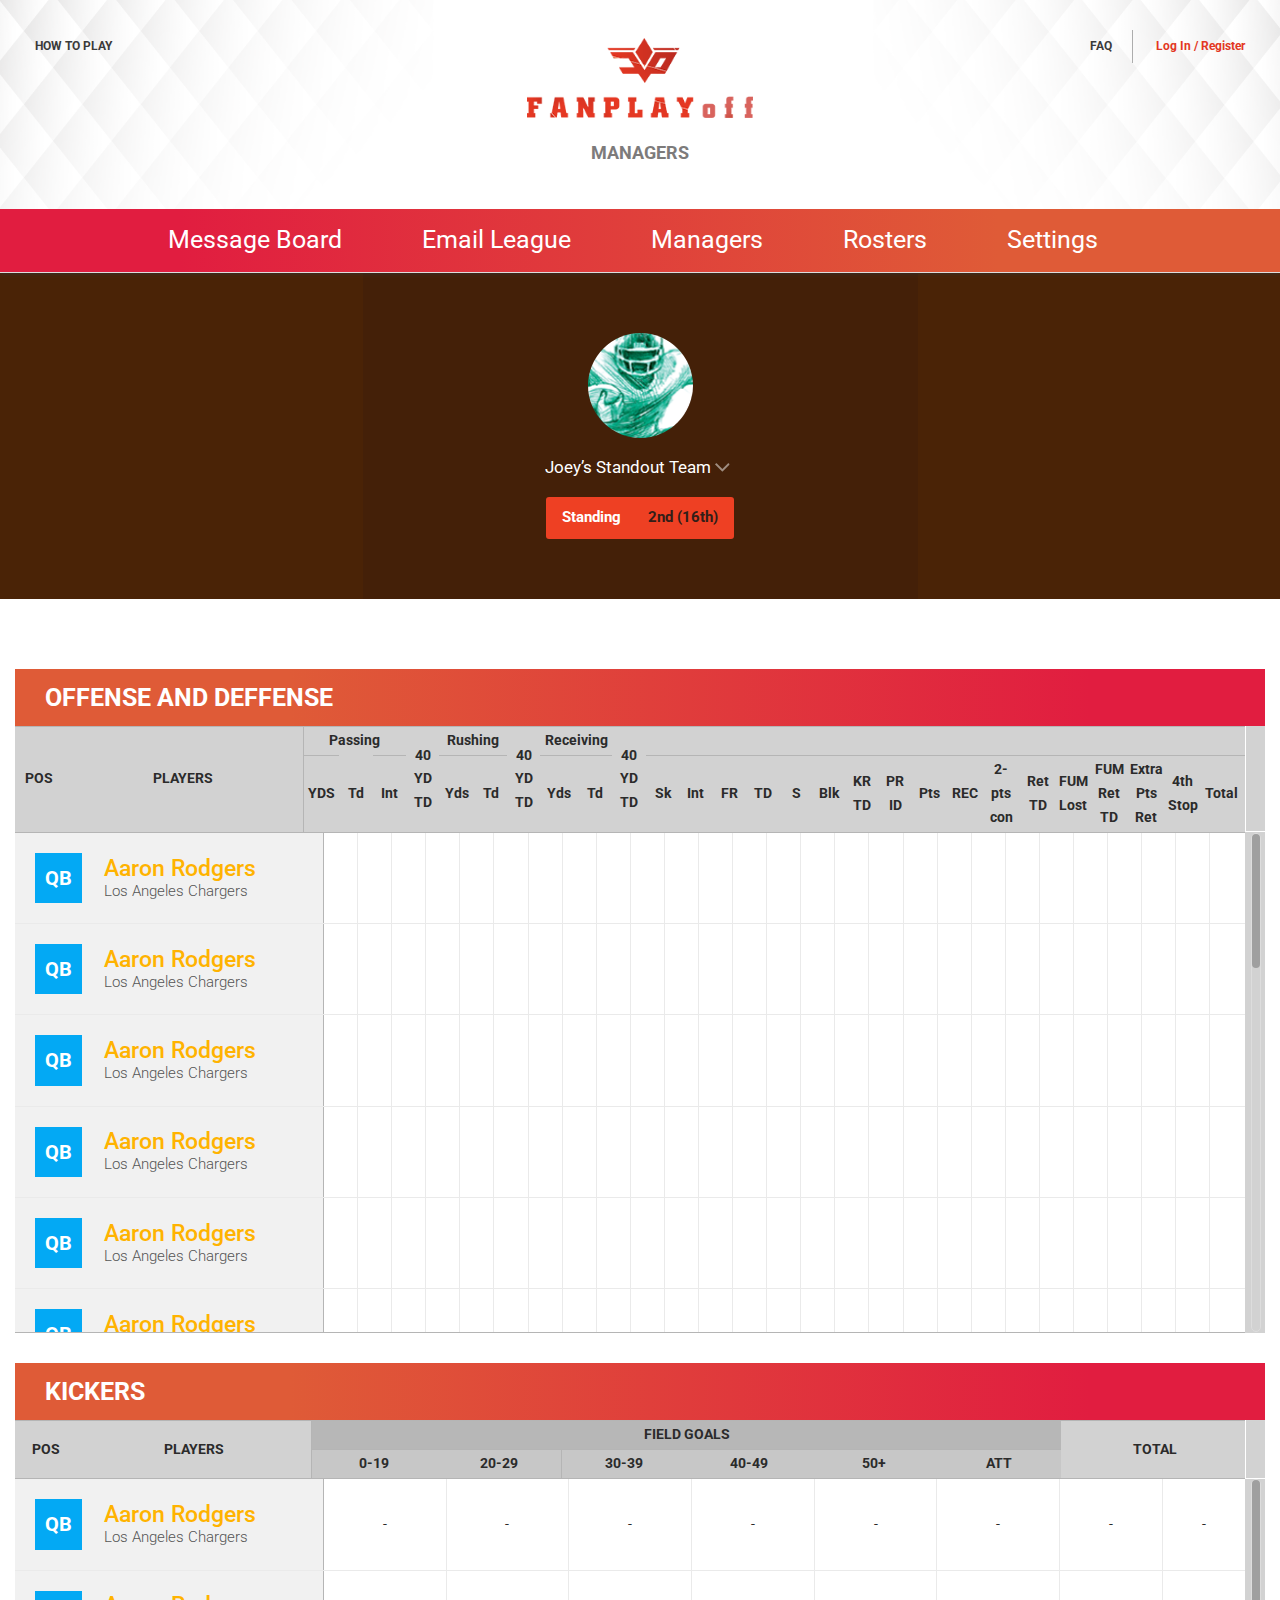
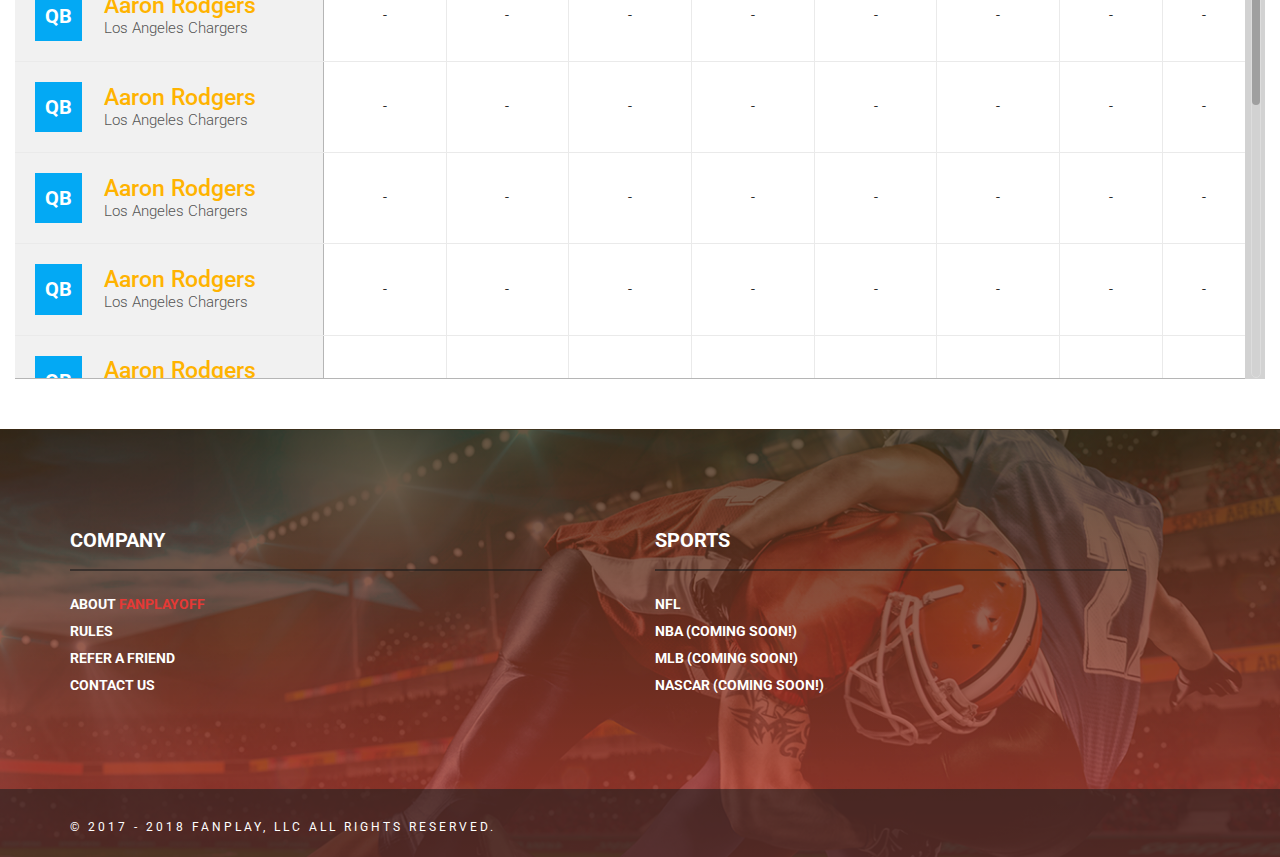
<file: team.html>
<!DOCTYPE html>
<html lang="en">
    <head>
        <meta charset="utf-8">
        <meta http-equiv="X-UA-Compatible" content="IE=edge">
        <meta name="viewport" content="width=device-width, initial-scale=1">

        <title>FanplayOff - Team</title>

        <!-- Favicons-->
        <link rel="icon" href="assets/img/favicon-600x600.png" sizes="32x32">
        
        <!-- Favicons-->
        <link rel="apple-touch-icon-precomposed" href="assets/img/favicon-600x600.png" sizes="152x152">

        <!-- For iPhone -->
        <meta name="msapplication-TileColor" content="#e53935">
        <meta name="msapplication-TileImage" content="assets/img/favicon-600x600.png" sizes="144x144">

        <!-- BOOTSTRAP CSS -->
        <link href="assets/css/bootstrap.min.css" rel="stylesheet">
        
        <!-- FONT AWESOME CSS -->
        <link href="assets/css/font-awesome.min.css" rel="stylesheet">

        <!-- MAGNIFIC POPUP -->
        <link href="assets/css/magnific-popup.css" rel="stylesheet">

        <!-- DATA TABLE CSS -->
        <link href="assets/css/jquery.dataTables.min.css" type="text/css" rel="stylesheet">

        <!-- DATE PICKER CSS -->
        <link href="assets/css/bootstrap-datepicker.min.css" type="text/css" rel="stylesheet">

        <!-- PERFECT SCROLLBAR CSS -->
        <link href="assets/css/perfect-scrollbar.min.css" rel="stylesheet">

        <!-- STACKABLE TABLE CSS -->
        <link href="assets/css/stacktable.css" rel="stylesheet">

        <!-- MAIN CSS -->
        <link href="assets/css/style.css" rel="stylesheet">

        <!-- RESPONSIVE CSS -->
        <link href="assets/css/responsive.css" rel="stylesheet">
        
    </head>
    <body>

        <div class="show-off-canvas-menu-shade"></div>
        
        <!-- CREATE ACCOUT POPUP START -->
        <div class="create-account-popup-menu create-account">
            <div class="logo-area">
                <div class="menu-logo"><a href="index.html"><img src="assets/img/logo-white.png" alt=""></a></div>
                <span class="menu-close"><img src="assets/img/menu-close.png" alt=""></span>
            </div>
            <div class="form-area">
                <h4>Create Account</h4>
                
                <p class="terms-and-condition">By creating an account, I agree to the <a href="">Terms of Use</a> and acknowledge that I have read the <a href="">Privacy Policy</a>.</p>
                <p><a href="" class="sign-with-mail"><img src="assets/img/mail-icon.png" alt=""> Sign up with Email</a></p>
                <p><a href="" class="sign-with-facebook"><img src="assets/img/facebook-icon.png" alt=""> Sign up with Facebook</a></p>
                <p class="divider divider-margin">Already have an account? <span class="login-popup">Log In</span></p>
                
            </div>
        </div>
        <!-- CREATE ACCOUT POPUP END -->

        <!-- LOGIN POPUP START -->
        <div class="login-popup-menu login-popup-custom">
            <div class="logo-area">
                <div class="menu-logo"><a href="index.html"><img src="assets/img/logo-white.png" alt=""></a></div>
                <span class="menu-close"><img src="assets/img/menu-close.png" alt=""></span>
            </div>
            <div class="form-area padding-top-custom">

                <form action="">
                    <p><input type="text" placeholder="Username or Email Address" required></p>
                    <p><input type="password" placeholder="Password" required></p>
                    <p class="padding-top-10"><input type="submit" value="Log In"></p>
                </form>
                
                <p class="terms-and-condition padding-bottom-custom">Forgot <a href="">username</a> or <a href="">password</a>?</p>
                <p><a href="" class="sign-with-facebook"><img src="assets/img/facebook-icon.png" alt=""> Log In with Facebook</a></p>
                
                <p class="sign-up-btn">Sign up</p>
            </div>
        </div>
        <!-- LOGIN POPUP END -->


        <!-- SIGNUP POPUP START -->
        <div class="signup-popup-menu">
            <div class="logo-area">
                <div class="menu-logo"><a href="index.html"><img src="assets/img/logo-white.png" alt=""></a></div>
                <span class="menu-close"><img src="assets/img/menu-close.png" alt=""></span>
            </div>
            <div class="form-area">
                <h4>Create Account</h4>

                <form action="">
                    <p><input type="text" placeholder="Frist Name" required></p>
                    <p><input type="text" placeholder="Last Name" required></p>
                    <p><input type="email" placeholder="Email Address" required></p>
                    <p><input type="password" placeholder="Password" required></p>
                    <p class="checkbox-new"><input type="checkbox" id="c1"><label for="c1">Show Password</label></p>
                    <p><input class="datepicker" type="text" data-date-format="mm/dd/yyyy" placeholder="Birth Day: mm/dd/yy" required></p>
                    <p class="divider"><input type="submit" value="Sign Up"></p>
                </form>
            </div>
        </div>
        <!-- SIGNUP POPUP END -->

        <!-- RESPONSIVE MENU START -->
        <div class="responsive-header pb-0">
            <div class="logo-responsive">
                <a href="index.html"><img src="assets/img/logo.png" alt=""></a>
            </div>
            <p class="subtitle">Managers</p>
            <div class="secondary-menu secondary-menu-bg">
                <ul>
                    <li><a href="message-board.html">Message Board</a></li>
                    <li><a href="email-league.html">Email League</a></li>
                    <li><a href="managers.html">Managers</a></li>
                    <li><a href="league-home.html">Rosters</a></li>
                    <li><a href="settings.html">Settings</a></li>
                </ul>
            </div>
            <div class="mobile-menu-bar active"><img src="assets/img/menu-bar.png" alt=""></div>
            <div class="mobile-menu-close"><img src="assets/img/menu-close-responsive.png" alt=""></div>
        </div>
        <div class="responsive-menu">
            <ul>
                <!--  <li><a href="index.html">Home</a></li>
                <li><a href="#">Watch List</a></li> -->
                <li><a href="#">How to play</a></li>
                <!-- <li><a href="#">Tips &amp; Tricks</a></li> -->
            </ul>
            <div class="menu-divider"></div>
            <ul>
                <li><a href="#">FAQ</a></li>
                <li><a href="#" class="colored-menu login-btn">Log In / Register</a></li>
            </ul>
        </div>
        <!-- RESPONSIVE MENU END -->

        

        <!-- HEADER AREA START -->
        <div class="header-area header-absolute">
            <div class="container-fluid">
                <div class="row">
                    <div class="col-md-4 width-40">
                        <div class="menu-left">
                            <ul>
                                <!--  <li><a href="index.html">Home</a></li>
                                <li><a href="#">Watch List</a></li> -->
                                <li><a href="#">How to play</a></li>
                                <!-- <li><a href="#">Tips &amp; Tricks</a></li> -->
                            </ul>
                        </div>
                    </div>
                    <div class="col-md-4 width-20">
                        <div class="logo">
                            <a href="index.html"><img src="assets/img/logo.png" alt=""></a>
                        </div>
                    </div>
                    <div class="col-md-4 width-40 text-right">
                        <div class="menu-right">
                            <ul>
                                <li><a href="#">FAQ</a></li>
                                <li><a href="#" class="colored-menu login-btn">Log In / Register</a></li>
                            </ul>
                        </div>
                    </div>
                </div>
            </div>
        </div>
        <!-- HEADER AREA END -->

        <!-- HERO AREA START -->
        <div class="hero-area padding-bottom-less padding-top-less padding-bottom-0 hero-area-bg">
            <p class="subtitle">Managers</p>
            <div class="secondary-menu-bg">
                <div class="container">
                    <div class="row">
                        <div class="col-md-10 col-md-offset-1">
                            <div class="secondary-menu">
                                <ul>
                                    <li><a href="message-board.html">Message Board</a></li>
                                    <li><a href="email-league.html">Email League</a></li>
                                    <li><a href="managers.html">Managers</a></li>
                                    <li><a href="league-home.html">Rosters</a></li>
                                    <li><a href="settings.html">Settings</a></li>
                                </ul>
                            </div>
                        </div>
                        
                    </div>
                </div>
            </div>
        </div>
        <!-- HERO AREA END -->

        
        <!-- ROSTER PROFILE AREA START -->
        <div class="roster-profile-area">
            <div class="container">
                <div class="row">
                    <div class="col-md-6 col-md-offset-3">
                        <div class="roster-profile-wrapper">
                            <div class="roster-profile-img">
                                <img src="assets/img/roster-profile-img.png" alt="">
                            </div>
                            <div class="roster-profile-name">
                                <select class="custom-select-roster">
                                    <option class="custom-option-roster" value="Joey’s Standout Team">Joey’s Standout Team</option>
                                    <option class="custom-option-roster" value="Joey’s Standout Team">Joey’s Standout Team</option>
                                    <option class="custom-option-roster" value="Joey’s Standout Team">Joey’s Standout Team</option>
                                </select> 
                            </div>
                            <div class="roster-profile-status">
                                <span class="status">Standing</span>
                                <span class="date">2nd (16th)</span>
                            </div>
                        </div>
                        
                    </div>
                </div>
            </div>
        </div>
        <!-- ROSTER PROFILE AREA END -->

        <!-- ROSTER AREA START -->
        <div class="team-area">
            <div class="container-fluid">
                <div class="row">
                    <div class="col-md-12">
                        <div class="team-table-name-header">
                            <h3>Offense and deffense</h3>
                        </div>
                        <div class="responsive-table">
                        <table class="team-table" cellspacing="0">
                            <thead>
                                <tr>
                                    <th rowspan="2" class="width-1">Pos</th>
                                    <th rowspan="2" class="width-2">PLAYERS</th>
                                    <th colspan="3" class="width-3">Passing</th>
                                    <th rowspan="2" class="width-4">40 YD TD </th>
                                    <th colspan="2" class="width-5">Rushing</th>
                                    <th rowspan="2" class="width-6">40 YD TD </th>
                                    <th colspan="2" class="width-7">Receiving</th>
                                    <th rowspan="2" class="width-8">40 YD TD </th>
                                    <th colspan="17" class="width-9"></th>
                                </tr>
                                <tr>
                                    <th class="width-10">Yds</th>
                                    <th class="width-11">Td</th>
                                    <th class="width-12">Int</th>

                                    <th class="width-13">Yds</th>
                                    <th class="width-14">Td</th>
                                    <th class="width-15">Yds</th>
                                    <th class="width-16">Td</th>

                                    <th class="width-17">Sk</th>
                                    <th class="width-18">Int</th>
                                    <th class="width-19">FR</th>
                                    <th class="width-20">TD</th>

                                    <th class="width-21">S</th>
                                    <th class="width-22">Blk</th>
                                    <th class="width-23">KR TD</th>
                                    <th class="width-24">PR ID</th>

                                    <th class="width-25">Pts</th>
                                    <th class="width-26">REC</th>
                                    <th class="width-27">2-pts con</th>
                                    <th class="width-28">Ret TD</th>

                                    <th class="width-29">FUM Lost</th>
                                    <th class="width-30">FUM Ret TD</th>
                                    <th class="width-31">Extra Pts Ret</th>
                                    <th class="width-32">4th Stop</th>
                                    <th class="width-33">Total</th>
                                </tr>
                            </thead>

                            <tbody>
                                <tr>
                                    <td>
                                        <div class="pos-blue-bg">QB</div>
                                    </td>
                                    <td><p class="yellow-text">Aaron Rodgers</p> <p class="thin-text">Los Angeles Chargers</p> </td>
                                    <td></td>
                                    <td></td>
                                    <td></td>
                                    <td></td>
                                    <td></td>
                                    <td></td>
                                    <td></td>
                                    <td></td>
                                    <td></td>
                                    <td></td>
                                    <td></td>
                                    <td></td>
                                    <td></td>
                                    <td></td>
                                    <td></td>
                                    <td></td>
                                    <td></td>
                                    <td></td>
                                    <td></td>
                                    <td></td>
                                    <td></td>
                                    <td></td>
                                    <td></td>
                                    <td></td>
                                    <td></td>
                                    <td></td>
                                    <td></td>
                                </tr>
                                <tr>
                                    <td>
                                        <div class="pos-blue-bg">QB</div>
                                    </td>
                                    <td><p class="yellow-text">Aaron Rodgers</p> <p class="thin-text">Los Angeles Chargers</p> </td>
                                    <td></td>
                                    <td></td>
                                    <td></td>
                                    <td></td>
                                    <td></td>
                                    <td></td>
                                    <td></td>
                                    <td></td>
                                    <td></td>
                                    <td></td>
                                    <td></td>
                                    <td></td>
                                    <td></td>
                                    <td></td>
                                    <td></td>
                                    <td></td>
                                    <td></td>
                                    <td></td>
                                    <td></td>
                                    <td></td>
                                    <td></td>
                                    <td></td>
                                    <td></td>
                                    <td></td>
                                    <td></td>
                                    <td></td>
                                    <td></td>
                                </tr>
                                <tr>
                                    <td>
                                        <div class="pos-blue-bg">QB</div>
                                    </td>
                                    <td><p class="yellow-text">Aaron Rodgers</p> <p class="thin-text">Los Angeles Chargers</p> </td>
                                    <td></td>
                                    <td></td>
                                    <td></td>
                                    <td></td>
                                    <td></td>
                                    <td></td>
                                    <td></td>
                                    <td></td>
                                    <td></td>
                                    <td></td>
                                    <td></td>
                                    <td></td>
                                    <td></td>
                                    <td></td>
                                    <td></td>
                                    <td></td>
                                    <td></td>
                                    <td></td>
                                    <td></td>
                                    <td></td>
                                    <td></td>
                                    <td></td>
                                    <td></td>
                                    <td></td>
                                    <td></td>
                                    <td></td>
                                    <td></td>
                                </tr>
                                <tr>
                                    <td>
                                        <div class="pos-blue-bg">QB</div>
                                    </td>
                                    <td><p class="yellow-text">Aaron Rodgers</p> <p class="thin-text">Los Angeles Chargers</p> </td>
                                    <td></td>
                                    <td></td>
                                    <td></td>
                                    <td></td>
                                    <td></td>
                                    <td></td>
                                    <td></td>
                                    <td></td>
                                    <td></td>
                                    <td></td>
                                    <td></td>
                                    <td></td>
                                    <td></td>
                                    <td></td>
                                    <td></td>
                                    <td></td>
                                    <td></td>
                                    <td></td>
                                    <td></td>
                                    <td></td>
                                    <td></td>
                                    <td></td>
                                    <td></td>
                                    <td></td>
                                    <td></td>
                                    <td></td>
                                    <td></td>
                                </tr>
                                <tr>
                                    <td>
                                        <div class="pos-blue-bg">QB</div>
                                    </td>
                                    <td><p class="yellow-text">Aaron Rodgers</p> <p class="thin-text">Los Angeles Chargers</p> </td>
                                    <td></td>
                                    <td></td>
                                    <td></td>
                                    <td></td>
                                    <td></td>
                                    <td></td>
                                    <td></td>
                                    <td></td>
                                    <td></td>
                                    <td></td>
                                    <td></td>
                                    <td></td>
                                    <td></td>
                                    <td></td>
                                    <td></td>
                                    <td></td>
                                    <td></td>
                                    <td></td>
                                    <td></td>
                                    <td></td>
                                    <td></td>
                                    <td></td>
                                    <td></td>
                                    <td></td>
                                    <td></td>
                                    <td></td>
                                    <td></td>
                                </tr>
                                <tr>
                                    <td>
                                        <div class="pos-blue-bg">QB</div>
                                    </td>
                                    <td><p class="yellow-text">Aaron Rodgers</p> <p class="thin-text">Los Angeles Chargers</p> </td>
                                    <td></td>
                                    <td></td>
                                    <td></td>
                                    <td></td>
                                    <td></td>
                                    <td></td>
                                    <td></td>
                                    <td></td>
                                    <td></td>
                                    <td></td>
                                    <td></td>
                                    <td></td>
                                    <td></td>
                                    <td></td>
                                    <td></td>
                                    <td></td>
                                    <td></td>
                                    <td></td>
                                    <td></td>
                                    <td></td>
                                    <td></td>
                                    <td></td>
                                    <td></td>
                                    <td></td>
                                    <td></td>
                                    <td></td>
                                    <td></td>
                                </tr>
                                <tr>
                                    <td>
                                        <div class="pos-blue-bg">QB</div>
                                    </td>
                                    <td><p class="yellow-text">Aaron Rodgers</p> <p class="thin-text">Los Angeles Chargers</p> </td>
                                    <td></td>
                                    <td></td>
                                    <td></td>
                                    <td></td>
                                    <td></td>
                                    <td></td>
                                    <td></td>
                                    <td></td>
                                    <td></td>
                                    <td></td>
                                    <td></td>
                                    <td></td>
                                    <td></td>
                                    <td></td>
                                    <td></td>
                                    <td></td>
                                    <td></td>
                                    <td></td>
                                    <td></td>
                                    <td></td>
                                    <td></td>
                                    <td></td>
                                    <td></td>
                                    <td></td>
                                    <td></td>
                                    <td></td>
                                    <td></td>
                                </tr>
                                <tr>
                                    <td>
                                        <div class="pos-blue-bg">QB</div>
                                    </td>
                                    <td><p class="yellow-text">Aaron Rodgers</p> <p class="thin-text">Los Angeles Chargers</p> </td>
                                    <td></td>
                                    <td></td>
                                    <td></td>
                                    <td></td>
                                    <td></td>
                                    <td></td>
                                    <td></td>
                                    <td></td>
                                    <td></td>
                                    <td></td>
                                    <td></td>
                                    <td></td>
                                    <td></td>
                                    <td></td>
                                    <td></td>
                                    <td></td>
                                    <td></td>
                                    <td></td>
                                    <td></td>
                                    <td></td>
                                    <td></td>
                                    <td></td>
                                    <td></td>
                                    <td></td>
                                    <td></td>
                                    <td></td>
                                    <td></td>
                                </tr>
                                <tr>
                                    <td>
                                        <div class="pos-blue-bg">QB</div>
                                    </td>
                                    <td><p class="yellow-text">Aaron Rodgers</p> <p class="thin-text">Los Angeles Chargers</p> </td>
                                    <td></td>
                                    <td></td>
                                    <td></td>
                                    <td></td>
                                    <td></td>
                                    <td></td>
                                    <td></td>
                                    <td></td>
                                    <td></td>
                                    <td></td>
                                    <td></td>
                                    <td></td>
                                    <td></td>
                                    <td></td>
                                    <td></td>
                                    <td></td>
                                    <td></td>
                                    <td></td>
                                    <td></td>
                                    <td></td>
                                    <td></td>
                                    <td></td>
                                    <td></td>
                                    <td></td>
                                    <td></td>
                                    <td></td>
                                    <td></td>
                                </tr>
                                <tr>
                                    <td>
                                        <div class="pos-blue-bg">QB</div>
                                    </td>
                                    <td><p class="yellow-text">Aaron Rodgers</p> <p class="thin-text">Los Angeles Chargers</p> </td>
                                    <td></td>
                                    <td></td>
                                    <td></td>
                                    <td></td>
                                    <td></td>
                                    <td></td>
                                    <td></td>
                                    <td></td>
                                    <td></td>
                                    <td></td>
                                    <td></td>
                                    <td></td>
                                    <td></td>
                                    <td></td>
                                    <td></td>
                                    <td></td>
                                    <td></td>
                                    <td></td>
                                    <td></td>
                                    <td></td>
                                    <td></td>
                                    <td></td>
                                    <td></td>
                                    <td></td>
                                    <td></td>
                                    <td></td>
                                    <td></td>
                                </tr>
                                <tr>
                                    <td>
                                        <div class="pos-blue-bg">QB</div>
                                    </td>
                                    <td><p class="yellow-text">Aaron Rodgers</p> <p class="thin-text">Los Angeles Chargers</p> </td>
                                    <td></td>
                                    <td></td>
                                    <td></td>
                                    <td></td>
                                    <td></td>
                                    <td></td>
                                    <td></td>
                                    <td></td>
                                    <td></td>
                                    <td></td>
                                    <td></td>
                                    <td></td>
                                    <td></td>
                                    <td></td>
                                    <td></td>
                                    <td></td>
                                    <td></td>
                                    <td></td>
                                    <td></td>
                                    <td></td>
                                    <td></td>
                                    <td></td>
                                    <td></td>
                                    <td></td>
                                    <td></td>
                                    <td></td>
                                    <td></td>
                                </tr>
                                <tr>
                                    <td>
                                        <div class="pos-blue-bg">QB</div>
                                    </td>
                                    <td><p class="yellow-text">Aaron Rodgers</p> <p class="thin-text">Los Angeles Chargers</p> </td>
                                    <td></td>
                                    <td></td>
                                    <td></td>
                                    <td></td>
                                    <td></td>
                                    <td></td>
                                    <td></td>
                                    <td></td>
                                    <td></td>
                                    <td></td>
                                    <td></td>
                                    <td></td>
                                    <td></td>
                                    <td></td>
                                    <td></td>
                                    <td></td>
                                    <td></td>
                                    <td></td>
                                    <td></td>
                                    <td></td>
                                    <td></td>
                                    <td></td>
                                    <td></td>
                                    <td></td>
                                    <td></td>
                                    <td></td>
                                    <td></td>
                                </tr>
                                <tr>
                                    <td>
                                        <div class="pos-blue-bg">QB</div>
                                    </td>
                                    <td><p class="yellow-text">Aaron Rodgers</p> <p class="thin-text">Los Angeles Chargers</p> </td>
                                    <td></td>
                                    <td></td>
                                    <td></td>
                                    <td></td>
                                    <td></td>
                                    <td></td>
                                    <td></td>
                                    <td></td>
                                    <td></td>
                                    <td></td>
                                    <td></td>
                                    <td></td>
                                    <td></td>
                                    <td></td>
                                    <td></td>
                                    <td></td>
                                    <td></td>
                                    <td></td>
                                    <td></td>
                                    <td></td>
                                    <td></td>
                                    <td></td>
                                    <td></td>
                                    <td></td>
                                    <td></td>
                                    <td></td>
                                    <td></td>
                                </tr>
                                <tr>
                                    <td>
                                        <div class="pos-blue-bg">QB</div>
                                    </td>
                                    <td><p class="yellow-text">Aaron Rodgers</p> <p class="thin-text">Los Angeles Chargers</p> </td>
                                    <td></td>
                                    <td></td>
                                    <td></td>
                                    <td></td>
                                    <td></td>
                                    <td></td>
                                    <td></td>
                                    <td></td>
                                    <td></td>
                                    <td></td>
                                    <td></td>
                                    <td></td>
                                    <td></td>
                                    <td></td>
                                    <td></td>
                                    <td></td>
                                    <td></td>
                                    <td></td>
                                    <td></td>
                                    <td></td>
                                    <td></td>
                                    <td></td>
                                    <td></td>
                                    <td></td>
                                    <td></td>
                                    <td></td>
                                    <td></td>
                                </tr>
                                <tr>
                                    <td>
                                        <div class="pos-blue-bg">QB</div>
                                    </td>
                                    <td><p class="yellow-text">Aaron Rodgers</p> <p class="thin-text">Los Angeles Chargers</p> </td>
                                    <td></td>
                                    <td></td>
                                    <td></td>
                                    <td></td>
                                    <td></td>
                                    <td></td>
                                    <td></td>
                                    <td></td>
                                    <td></td>
                                    <td></td>
                                    <td></td>
                                    <td></td>
                                    <td></td>
                                    <td></td>
                                    <td></td>
                                    <td></td>
                                    <td></td>
                                    <td></td>
                                    <td></td>
                                    <td></td>
                                    <td></td>
                                    <td></td>
                                    <td></td>
                                    <td></td>
                                    <td></td>
                                    <td></td>
                                    <td></td>
                                </tr>
                                <tr>
                                    <td>
                                        <div class="pos-blue-bg">QB</div>
                                    </td>
                                    <td><p class="yellow-text">Aaron Rodgers</p> <p class="thin-text">Los Angeles Chargers</p> </td>
                                    <td></td>
                                    <td></td>
                                    <td></td>
                                    <td></td>
                                    <td></td>
                                    <td></td>
                                    <td></td>
                                    <td></td>
                                    <td></td>
                                    <td></td>
                                    <td></td>
                                    <td></td>
                                    <td></td>
                                    <td></td>
                                    <td></td>
                                    <td></td>
                                    <td></td>
                                    <td></td>
                                    <td></td>
                                    <td></td>
                                    <td></td>
                                    <td></td>
                                    <td></td>
                                    <td></td>
                                    <td></td>
                                    <td></td>
                                    <td></td>
                                </tr>
                                <tr>
                                    <td>
                                        <div class="pos-blue-bg">QB</div>
                                    </td>
                                    <td><p class="yellow-text">Aaron Rodgers</p> <p class="thin-text">Los Angeles Chargers</p> </td>
                                    <td></td>
                                    <td></td>
                                    <td></td>
                                    <td></td>
                                    <td></td>
                                    <td></td>
                                    <td></td>
                                    <td></td>
                                    <td></td>
                                    <td></td>
                                    <td></td>
                                    <td></td>
                                    <td></td>
                                    <td></td>
                                    <td></td>
                                    <td></td>
                                    <td></td>
                                    <td></td>
                                    <td></td>
                                    <td></td>
                                    <td></td>
                                    <td></td>
                                    <td></td>
                                    <td></td>
                                    <td></td>
                                    <td></td>
                                    <td></td>
                                </tr>
                                <tr>
                                    <td>
                                        <div class="pos-blue-bg">QB</div>
                                    </td>
                                    <td><p class="yellow-text">Aaron Rodgers</p> <p class="thin-text">Los Angeles Chargers</p> </td>
                                    <td></td>
                                    <td></td>
                                    <td></td>
                                    <td></td>
                                    <td></td>
                                    <td></td>
                                    <td></td>
                                    <td></td>
                                    <td></td>
                                    <td></td>
                                    <td></td>
                                    <td></td>
                                    <td></td>
                                    <td></td>
                                    <td></td>
                                    <td></td>
                                    <td></td>
                                    <td></td>
                                    <td></td>
                                    <td></td>
                                    <td></td>
                                    <td></td>
                                    <td></td>
                                    <td></td>
                                    <td></td>
                                    <td></td>
                                    <td></td>
                                </tr>
                                <tr>
                                    <td>
                                        <div class="pos-blue-bg">QB</div>
                                    </td>
                                    <td><p class="yellow-text">Aaron Rodgers</p> <p class="thin-text">Los Angeles Chargers</p> </td>
                                    <td></td>
                                    <td></td>
                                    <td></td>
                                    <td></td>
                                    <td></td>
                                    <td></td>
                                    <td></td>
                                    <td></td>
                                    <td></td>
                                    <td></td>
                                    <td></td>
                                    <td></td>
                                    <td></td>
                                    <td></td>
                                    <td></td>
                                    <td></td>
                                    <td></td>
                                    <td></td>
                                    <td></td>
                                    <td></td>
                                    <td></td>
                                    <td></td>
                                    <td></td>
                                    <td></td>
                                    <td></td>
                                    <td></td>
                                    <td></td>
                                </tr>
                                <tr>
                                    <td>
                                        <div class="pos-blue-bg">QB</div>
                                    </td>
                                    <td><p class="yellow-text">Aaron Rodgers</p> <p class="thin-text">Los Angeles Chargers</p> </td>
                                    <td></td>
                                    <td></td>
                                    <td></td>
                                    <td></td>
                                    <td></td>
                                    <td></td>
                                    <td></td>
                                    <td></td>
                                    <td></td>
                                    <td></td>
                                    <td></td>
                                    <td></td>
                                    <td></td>
                                    <td></td>
                                    <td></td>
                                    <td></td>
                                    <td></td>
                                    <td></td>
                                    <td></td>
                                    <td></td>
                                    <td></td>
                                    <td></td>
                                    <td></td>
                                    <td></td>
                                    <td></td>
                                    <td></td>
                                    <td></td>
                                </tr>
                                
                            </tbody>
                        </table>
                        </div>
                    </div>
                </div>


                <div class="row">
                    <div class="col-md-12">
                        <div class="team-table-name-header mt-30">
                            <h3>Kickers</h3>
                        </div>

                        <div class="responsive-table">

                        <table class="team-table2" cellspacing="0">
                            <thead>
                                <tr>
                                    <th rowspan="2" class="width-1">Pos</th>
                                    <th rowspan="2" class="width-2">PLAYERS</th>
                                    <th colspan="6" class="width-3">Field goals</th>
                                    <th rowspan="2" colspan="2" class="width-4">Total</th>
                                </tr>
                                <tr>
                                    <th class="width-5">0-19</th>
                                    <th class="width-6">20-29</th>
                                    <th class="width-7">30-39</th>

                                    <th class="width-8">40-49</th>
                                    <th class="width-9">50+</th>
                                    <th class="width-10">Att</th>
                                </tr>
                            </thead>

                            <tbody>
                                <tr>
                                    <td>
                                        <div class="pos-blue-bg">QB</div>
                                    </td>
                                    <td><p class="yellow-text">Aaron Rodgers</p> <p class="thin-text">Los Angeles Chargers</p> </td>
                                    <td>-</td>
                                    <td>-</td>
                                    <td>-</td>
                                    <td>-</td>
                                    <td>-</td>
                                    <td>-</td>
                                    <td class="width-50">-</td>
                                    <td class="width-50" >-</td>
                                </tr>
                                <tr>
                                    <td>
                                        <div class="pos-blue-bg">QB</div>
                                    </td>
                                    <td><p class="yellow-text">Aaron Rodgers</p> <p class="thin-text">Los Angeles Chargers</p> </td>
                                    <td>-</td>
                                    <td>-</td>
                                    <td>-</td>
                                    <td>-</td>
                                    <td>-</td>
                                    <td>-</td>
                                    <td class="width-50">-</td>
                                    <td class="width-50" >-</td>
                                </tr>
                                <tr>
                                    <td>
                                        <div class="pos-blue-bg">QB</div>
                                    </td>
                                    <td><p class="yellow-text">Aaron Rodgers</p> <p class="thin-text">Los Angeles Chargers</p> </td>
                                    <td>-</td>
                                    <td>-</td>
                                    <td>-</td>
                                    <td>-</td>
                                    <td>-</td>
                                    <td>-</td>
                                    <td class="width-50">-</td>
                                    <td class="width-50" >-</td>
                                </tr>
                                <tr>
                                    <td>
                                        <div class="pos-blue-bg">QB</div>
                                    </td>
                                    <td><p class="yellow-text">Aaron Rodgers</p> <p class="thin-text">Los Angeles Chargers</p> </td>
                                    <td>-</td>
                                    <td>-</td>
                                    <td>-</td>
                                    <td>-</td>
                                    <td>-</td>
                                    <td>-</td>
                                    <td class="width-50">-</td>
                                    <td class="width-50" >-</td>
                                </tr>
                                <tr>
                                    <td>
                                        <div class="pos-blue-bg">QB</div>
                                    </td>
                                    <td><p class="yellow-text">Aaron Rodgers</p> <p class="thin-text">Los Angeles Chargers</p> </td>
                                    <td>-</td>
                                    <td>-</td>
                                    <td>-</td>
                                    <td>-</td>
                                    <td>-</td>
                                    <td>-</td>
                                    <td class="width-50">-</td>
                                    <td class="width-50" >-</td>
                                </tr>
                                <tr>
                                    <td>
                                        <div class="pos-blue-bg">QB</div>
                                    </td>
                                    <td><p class="yellow-text">Aaron Rodgers</p> <p class="thin-text">Los Angeles Chargers</p> </td>
                                    <td>-</td>
                                    <td>-</td>
                                    <td>-</td>
                                    <td>-</td>
                                    <td>-</td>
                                    <td>-</td>
                                    <td class="width-50">-</td>
                                    <td class="width-50" >-</td>
                                </tr>
                                <tr>
                                    <td>
                                        <div class="pos-blue-bg">QB</div>
                                    </td>
                                    <td><p class="yellow-text">Aaron Rodgers</p> <p class="thin-text">Los Angeles Chargers</p> </td>
                                    <td>-</td>
                                    <td>-</td>
                                    <td>-</td>
                                    <td>-</td>
                                    <td>-</td>
                                    <td>-</td>
                                    <td class="width-50">-</td>
                                    <td class="width-50" >-</td>
                                </tr>
                                <tr>
                                    <td>
                                        <div class="pos-blue-bg">QB</div>
                                    </td>
                                    <td><p class="yellow-text">Aaron Rodgers</p> <p class="thin-text">Los Angeles Chargers</p> </td>
                                    <td>-</td>
                                    <td>-</td>
                                    <td>-</td>
                                    <td>-</td>
                                    <td>-</td>
                                    <td>-</td>
                                    <td class="width-50">-</td>
                                    <td class="width-50" >-</td>
                                </tr>
                                <tr>
                                    <td>
                                        <div class="pos-blue-bg">QB</div>
                                    </td>
                                    <td><p class="yellow-text">Aaron Rodgers</p> <p class="thin-text">Los Angeles Chargers</p> </td>
                                    <td>-</td>
                                    <td>-</td>
                                    <td>-</td>
                                    <td>-</td>
                                    <td>-</td>
                                    <td>-</td>
                                    <td class="width-50">-</td>
                                    <td class="width-50" >-</td>
                                </tr>
                                <tr>
                                    <td>
                                        <div class="pos-blue-bg">QB</div>
                                    </td>
                                    <td><p class="yellow-text">Aaron Rodgers</p> <p class="thin-text">Los Angeles Chargers</p> </td>
                                    <td>-</td>
                                    <td>-</td>
                                    <td>-</td>
                                    <td>-</td>
                                    <td>-</td>
                                    <td>-</td>
                                    <td class="width-50">-</td>
                                    <td class="width-50" >-</td>
                                </tr>
                                <tr>
                                    <td>
                                        <div class="pos-blue-bg">QB</div>
                                    </td>
                                    <td><p class="yellow-text">Aaron Rodgers</p> <p class="thin-text">Los Angeles Chargers</p> </td>
                                    <td>-</td>
                                    <td>-</td>
                                    <td>-</td>
                                    <td>-</td>
                                    <td>-</td>
                                    <td>-</td>
                                    <td class="width-50">-</td>
                                    <td class="width-50" >-</td>
                                </tr>
                                <tr>
                                    <td>
                                        <div class="pos-blue-bg">QB</div>
                                    </td>
                                    <td><p class="yellow-text">Aaron Rodgers</p> <p class="thin-text">Los Angeles Chargers</p> </td>
                                    <td>-</td>
                                    <td>-</td>
                                    <td>-</td>
                                    <td>-</td>
                                    <td>-</td>
                                    <td>-</td>
                                    <td class="width-50">-</td>
                                    <td class="width-50" >-</td>
                                </tr>
                                
                                
                                
                            </tbody>
                        </table>
                    </div>
                    </div>
                </div>
                
            </div>
        </div>
        <!-- ROSTER AREA END -->

        

        <!-- FOOTER AREA START -->
        <div class="footer-area-wrap">
            <div class="container">
                <div class="footer-area">
                <div class="row">
                    <!-- <div class="col-sm-5"> -->
                    <div class="col-sm-6">
                        <h3>COMPANY</h3>
                        <div class="row">
                            <div class="col-md-6">
                                <p><a href="">About <span>fanplayOFF</span></a></p>
                                <p><a href="">Rules</a></p>
                                <!-- <p><a href="">Careers</a></p>
                                <p><a href="">Mobile Apps</a></p>
                                <p><a href="">Affiliates</a></p> -->
                                <p><a href="">Refer A Friend</a></p>
                                <p><a href="">Contact Us</a></p>
                            </div>
                            <!-- <div class="col-md-6">
                                <p><a href="">Terms of Use</a></p>
                                <p><a href="">Privacy Policy</a></p>
                                <p><a href="">Responsible Gaming</a></p>
                                <p><a href="">Account Security</a></p>
                                <p><a href="">Average Results</a></p>
                                <p><a href="">Legality</a></p>
                            </div> -->
                        </div>
                    </div>
                    <!-- <div class="col-sm-2"> -->
                    <div class="col-sm-6">
                        <h3>SPORTS</h3>
                        <div class="row">
                            <div class="col-md-6">
                                <p><a href="">NFL</a></p>
                                <p><a href="">NBA (Coming Soon!)</a></p>
                                <p><a href="">MLB (Coming Soon!)</a></p>
                                <p><a href="">NASCAR (Coming Soon!)</a></p>
                            </div>
                            <!-- <div class="col-md-6">
                                <p><a href="">NFL</a></p>
                                <p><a href="">NBA</a></p>
                                <p><a href="">MLB</a></p>
                                <p><a href="">GOLF</a></p>
                                <p><a href="">NHL</a></p>
                                <p><a href="">NAS</a></p>
                            </div>
                            <div class="col-md-6">
                                <p><a href="">MMA</a></p>
                                <p><a href="">SOC</a></p>
                                <p><a href="">CFL</a></p>
                                <p><a href="">LOL</a></p>
                                <p><a href="">Playbook</a></p>
                            </div> -->
                        </div>
                    </div>
                    <!-- <div class="col-sm-4 col-sm-offset-1">
                        <h3>LOCATIONS</h3>
                        <div class="row">
                            <div class="col-md-6">
                                <p><u>US Office</u></p>
                                <p>125 Summer St.</p>
                                <p>Floor 5</p>
                                <p>Boston, MA</p>
                                <p>02110</p>
                            </div>
                            <div class="col-md-6">
                                <p><u>UK Office</u></p>
                                <p>15 Ingestre Place</p>
                                <p>Suite 265</p>
                                <p>Soho, London</p>
                                <p>W1F OJH</p>
                            </div>
                        </div>
                    </div> -->
                </div>
                </div>
            </div>

            <div class="copyright-area">
                <div class="container">
                    <div class="row">
                        <div class="col-sm-12">
                            <div class="copyright-text">
                                &copy; 2017 - 2018 fanplay, LLC All Rights Reserved.
                            </div>
                        </div>
                    </div>
                </div>
            </div>
        </div>
        <!-- FOOTER AREA END -->


        <!-- JQUERY JS -->
        <script src="assets/js/jquery.min.js"></script>
        
        <!-- BOOTSTRAP JS -->
        <script src="assets/js/bootstrap.min.js"></script>

        <!-- MAGNIFIC POPUP -->
        <script src="assets/js/jquery.magnific-popup.min.js"></script>

        <!-- DATA TABLE JS -->
        <script type="text/javascript" src="assets/js/jquery.dataTables.min.js"></script>

        <!-- PERFECT SCROLLBAR JS -->
        <script src="assets/js/perfect-scrollbar.jquery.min.js"></script>

        <!-- DATE PICKER JS -->
        <script src="assets/js/bootstrap-datepicker.min.js"></script>

        <!-- STACKABLE TABLE JS -->
        <script src="assets/js/stacktable.js"></script>

        <!-- MAIN JS -->
        <script src="assets/js/main.js"></script>
        <script src="assets/js/team.js"></script>

        

    </body>
</html>
</file>
<file: assets/css/stacktable.css>
.stacktable { width: 100%; }
.st-head-row { padding-top: 1em; }
.st-head-row.st-head-row-main { font-size: 1.5em; padding-top: 0; }
.st-key { width: 49%; text-align: right; padding-right: 1%; }
.st-val { width: 49%; padding-left: 1%; }



/* RESPONSIVE EXAMPLE */

.stacktable.large-only { display: table; }
.stacktable.small-only { display: none; }

@media (max-width: 800px) {
  .stacktable.large-only { display: none; }
  .stacktable.small-only { display: table; }
}
</file>
<file: assets/css/style.css>
/* 
Template Name: ;
*/


/**************************** 
CSS INDEX

Base CSS
****************************/


/**************************** 
Base CSS
****************************/

@import url('https://fonts.googleapis.com/css?family=Roboto:300,300i,400,400i,500,500i,700,700i,900,900i');
.alignleft {
    float: left;
    margin-right: 15px;
}

.alignright {
    float: right;
    margin-left: 15px;
}

.aligncenter {
    display: block;
    margin: 0 auto 15px;
}

a:focus,
input:focus,
textarea:focus,
button:focus {
    outline: 0 solid;
}

a:hover,
a:link,
a:visited,
a:active {
    text-decoration: none;
}

img {
    max-width: 100%;
    height: auto;
}

h1,
h2,
h3,
h4,
h5,
h6 {
    margin: 0 0 15px;
    font-weight: 700;
}

body {
    color: #2b2b2b;
    line-height: 1.714;
    font-family: 'Roboto', sans-serif;
}

.section-padding {
    padding: 100px 0;
}

.width-20 {
    width: 20%;
}

.width-40 {
    width: 40%;
}

.custom-col-width-1 {
    width: 30%
}

.custom-col-width-2 {
    width: 70%
}

.hero-area-bg {
    background-image: url("../img/header-pattern.png");
}

.how-to-play-area-bg {
    background-image: url("../img/how-to-play-bg.png");
}

.about-area-bg {
    background-image: url("../img/about-bg.png");
}

.profile-area-bg {
    background-image: url("../img/profile-bg.png");
}

.about-image,
.about-image::before {
    background-image: url("../img/about-image.jpg");
}


/* GRADIENT BACKGROUND */

.boxed-btn {
    background: #e11d40;
    background: -moz-linear-gradient(top, #e11d40 0%, #df5b37 70%);
    background: -webkit-linear-gradient(top, #e11d40 0%, #df5b37 70%);
    background: linear-gradient(to bottom, #e11d40 0%, #df5b37 70%);
    filter: progid:DXImageTransform.Microsoft.gradient( startColorstr='#e11d40', endColorstr='#df5b37', GradientType=0);
}

.how-to-play-title h1::after {
    background: -webkit-gradient(linear, left top, left center, from(rgba(255, 255, 255, 0)), to(#f3f3f3));
    background: -moz-linear-gradient(top, rgba(255, 255, 255, 0), #f3f3f3);
    background: linear-gradient(top, rgba(255, 255, 255, 0), #f3f3f3);
}

.about-image::after {
    background: -webkit-gradient(linear, left top, left center, from(rgba(255, 255, 255, 0)), to(#fff));
    background: -moz-linear-gradient(top, rgba(255, 255, 255, 0), #fff);
    background: linear-gradient(top, rgba(255, 255, 255, 0), #fff);
}

.gradient-bg {
    background: #e11d40;
    background: -moz-linear-gradient(left, #e11d40 0%, #df5b37 100%);
    background: -webkit-linear-gradient(left, #e11d40 0%, #df5b37 100%);
    background: linear-gradient(to right, #e11d40 0%, #df5b37 100%);
    filter: progid:DXImageTransform.Microsoft.gradient( startColorstr='#e11d40', endColorstr='#df5b37', GradientType=1);
}

.footer-area-wrap {
    background: #3d2b14;
    background: -moz-linear-gradient(top, #3d2b14 0%, #ba4135 100%);
    background: -webkit-linear-gradient(top, #3d2b14 0%, #ba4135 100%);
    background: linear-gradient(to bottom, #3d2b14 0%, #ba4135 100%);
    filter: progid:DXImageTransform.Microsoft.gradient( startColorstr='#3d2b14', endColorstr='#ba4135', GradientType=0);
}

.table-name {
    background: #e11d40;
    background: -moz-linear-gradient(left, #e11d40 34%, #df5b37 69%);
    background: -webkit-linear-gradient(left, #e11d40 34%, #df5b37 69%);
    background: linear-gradient(to right, #e11d40 34%, #df5b37 69%);
    filter: progid:DXImageTransform.Microsoft.gradient( startColorstr='#e11d40', endColorstr='#df5b37', GradientType=1);
}

.view-btn,
.form-area input[type="submit"].view-league {
    background: #df5b37;
    background: -moz-linear-gradient(top, #df5b37 23%, #e11d40 76%);
    background: -webkit-linear-gradient(top, #df5b37 23%, #e11d40 76%);
    background: linear-gradient(to bottom, #df5b37 23%, #e11d40 76%);
    filter: progid:DXImageTransform.Microsoft.gradient( startColorstr='#df5b37', endColorstr='#e11d40', GradientType=0);
}

.logo-area,
.view-scoring-header-area {
    background: #df5b37;
    background: -moz-linear-gradient(top, #df5b37 0%, #e11d40 100%);
    background: -webkit-linear-gradient(top, #df5b37 0%, #e11d40 100%);
    background: linear-gradient(to bottom, #df5b37 0%, #e11d40 100%);
    filter: progid:DXImageTransform.Microsoft.gradient( startColorstr='#df5b37', endColorstr='#e11d40', GradientType=0);
}

.filter-title,
.form-input-radio,
.form-input-radio [type="radio"]:checked+label.option4,
.form-input input[type=submit],
.gradient-divider-1,
.roster-settings-table-header thead,
.invite-manager-heading,
.secondary-menu-bg {
    background: #e11d40;
    background: -moz-linear-gradient(left, #e11d40 14%, #df5b37 78%);
    background: -webkit-linear-gradient(left, #e11d40 14%, #df5b37 78%);
    background: linear-gradient(to right, #e11d40 14%, #df5b37 78%);
    filter: progid:DXImageTransform.Microsoft.gradient( startColorstr='#e11d40', endColorstr='#df5b37', GradientType=1);
}

.league-title,
.team-table-name-header,
.form-input-radio [type="radio"]:checked+label.option3,
.gradient-divider-2,
.basic-settings-table thead,
.scoring-settings-table thead,
.league-settings-overview-heading,
.scoring-title {
    background: #df5b37;
    background: -moz-linear-gradient(left, #df5b37 22%, #e11d40 86%);
    background: -webkit-linear-gradient(left, #df5b37 22%, #e11d40 86%);
    background: linear-gradient(to right, #df5b37 22%, #e11d40 86%);
    filter: progid:DXImageTransform.Microsoft.gradient( startColorstr='#df5b37', endColorstr='#e11d40', GradientType=1);
}

.switch-btn,
.join-btn,
.send-btn,
.submit-message-btn {
    background: #4fc3f7;
    background: -moz-linear-gradient(top, #4fc3f7 23%, #039be5 76%);
    background: -webkit-linear-gradient(top, #4fc3f7 23%, #039be5 76%);
    background: linear-gradient(to bottom, #4fc3f7 23%, #039be5 76%);
    filter: progid:DXImageTransform.Microsoft.gradient( startColorstr='#4fc3f7', endColorstr='#039be5', GradientType=0);
}

.cancel-btn,
.bold-btn,
.italic-btn,
.underline-btn,
.image-btn,
.link-btn {
    background: #ffffff;
    background: -moz-linear-gradient(top, #ffffff 0%, #b4b4b4 100%);
    background: -webkit-linear-gradient(top, #ffffff 0%, #b4b4b4 100%);
    background: linear-gradient(to bottom, #ffffff 0%, #b4b4b4 100%);
    filter: progid:DXImageTransform.Microsoft.gradient( startColorstr='#ffffff', endColorstr='#b4b4b4', GradientType=0);
}

.hero-area {
    background-color: #fff;
    background-position: center;
    background-size: cover;
    position: relative;
    z-index: 98;
    padding-top: 160px;
    padding-bottom: 80px;
    border-bottom: 1px solid #ddd;
    box-shadow: 0 0 5px #333;
}

.padding-bottom-less {
    padding-bottom: 30px;
}

.padding-top-less {
    padding-top: 123px;
}

.subtitle {
    text-align: center;
    text-transform: uppercase;
    color: #7d7b7b;
    font-weight: 700;
    font-size: 18px;
    margin-top: 15px;
}

.menu-left ul,
.menu-right ul {
    margin: 0;
    padding: 0;
    list-style: none;
}

.menu-left li,
.menu-right li {
    display: inline-block;
    position: relative;
}

.logo {
    padding-top: 8px;
    text-align: center;
}

.logo a {
    transition: .3s;
}

.logo a:hover {
    opacity: .7;
}

.menu-left li a,
.menu-right li a {
    color: #3a3a3a;
    text-transform: uppercase;
    font-size: 12px;
    font-weight: 700;
    padding: 6px 20px;
    display: block;
    border-right: 1px solid #adadad;
    transition: .3s ease-in-out;
}

.menu-right li a {
    text-transform: none;
}

.menu-left li:last-child a,
.menu-right li:last-child a {
    border-right: none;
}

.header-content h1 {
    text-transform: uppercase;
    color: #7d7b7b;
    margin-bottom: 40px;
    font-size: 33px;
    letter-spacing: 1px;
}

.boxed-btn {
    display: inline-block;
    color: #fff;
    text-transform: uppercase;
    font-size: 16px;
    font-weight: 700;
    letter-spacing: 2px;
    padding: 12px 30px;
    border-radius: 5px;
    margin: 0 45px;
    position: relative;
    transition: .3s ease-in-out;
}

.boxed-btn:hover {
    color: #fff;
    opacity: .7;
}

.boxed-btn::after {
    width: 104%;
    height: 3px;
    background: #484848;
    -moz-border-radius: 104% / 3px;
    -webkit-border-radius: 104% / 3px;
    border-radius: 104% / 3px;
    position: absolute;
    left: -2%;
    z-index: -1;
    content: "";
    box-shadow: 0 0 14px #333;
    bottom: -2px;
    opacity: .6;
}

.header-absolute {
    position: absolute;
    left: 0;
    top: 0;
    z-index: 99;
    width: 100%;
}

.header-area {
    padding: 30px 0;
}

.menu-right .colored-menu {
    color: #e33723;
}

.menu-right li a:hover {
    opacity: .7;
}

.menu-left li a::after {
    position: absolute;
    left: 50%;
    bottom: 1px;
    width: 0;
    height: 2px;
    background: #565656;
    content: "";
    transition: .3s;
}

.menu-left li a:hover:after {
    width: 60%;
    margin-left: -30%;
}

.how-to-play-area {
    padding-top: 80px;
    padding-bottom: 60px;
    background-size: cover;
    background-position: center;
    background-color: #f3f3f3;
}

.how-to-play-title h1 {
    font-size: 55px;
    color: #7d7b7b;
    letter-spacing: 5px;
    position: relative;
    margin-bottom: 40px;
}

.how-to-play-title h1:before,
.how-to-play-title h1:after {
    display: block;
    position: absolute;
    bottom: -.8em;
    left: 0;
    right: 0;
}

.how-to-play-title h1::before {
    content: "HOW TO PLAY";
    opacity: .1;
    -webkit-transform: scaleY(-1);
    -moz-transform: scaleY(-1);
    -o-transform: scaleY(-1);
    transform: scaleY(-1);
}

.how-to-play-title h1::after {
    content: '';
    height: 1.3em;
}

.how-to-play-text p {
    position: relative;
    text-transform: uppercase;
    color: #2b2b2b;
    font-weight: 700;
    padding-left: 90px;
    font-size: 15px;
    line-height: 18px;
    margin-bottom: 65px;
}

.how-to-play-text img {
    position: absolute;
    left: -6px;
    top: -12px;
    max-width: 64px;
}

.how-to-play-text {
    margin-top: 63px;
}

.how-to-play-image img {
    width: 100%;
}

.how-to-play-image {
    padding-right: 35px;
}

.about-text h1 {
    color: #e11d40;
    text-transform: uppercase;
    font-size: 48px;
    margin-bottom: 40px;
}

.about-text {
    font-size: 14px;
    text-transform: uppercase;
    font-weight: 700;
    line-height: 19px;
    padding-left: 45px;
}

.about-text p {
    padding-right: 14px;
}

.about-image {
    background-size: 125%;
    background-position: center center;
    background-color: #e11d40;
    height: 395px;
    display: table;
    width: 100%;
    transition: 1.9s ease-in;
    background-repeat: no-repeat;
    cursor: pointer;
    position: relative;
}

.about-image:hover {
    background-size: 140%;
    transition: 1.9s ease-out;
}

.about-image::before,
.about-image::after {
    display: block;
    position: absolute;
    bottom: -92px;
    left: 0;
    right: 0;
    height: 92px;
    background-position: bottom center;
}

.about-image::before {
    content: ';';
    opacity: .3;
    -webkit-transform: scaleY(-1);
    -moz-transform: scaleY(-1);
    -o-transform: scaleY(-1);
    transform: scaleY(-1);
}

.about-image::after {
    content: '';
    height: 5.3em;
}

.about-image-inner {
    display: table-cell;
    vertical-align: middle;
    text-align: center;
}

.video-play-btn {
    display: inline-block;
    color: #fff;
    background: #333;
    width: 70px;
    height: 50px;
    text-align: center;
    line-height: 47px;
    font-size: 20px;
    padding-left: 5px;
    transition: .4s;
    opacity: .8;
}

.video-play-btn:hover {
    color: #fff;
    background-color: #e11d40;
}

.video-play-btn:link,
.video-play-btn:visited,
.video-play-btn:active {
    color: #fff;
}

.about-image:hover .video-play-btn {
    transform: scale(1.2);
    transition: .3s;
}

.about-area {
    padding: 140px 0;
}

.how-it-works-text.partners.text-center {
    margin-top: 80px;
}

.how-it-works-area {
    padding-top: 105px;
    padding-bottom: 90px;
    background: #f3f3f3;
}

.how-it-works-text h1 {
    font-size: 48px;
    color: #e11d40;
    margin-bottom: 45px;
}

.how-it-works-text p {
    font-size: 14px;
    text-transform: uppercase;
    font-weight: 700;
    line-height: 20px;
    position: relative;
    padding-right: 50px;
}

.how-it-works-text p:after {
    position: absolute;
    right: -5px;
    top: 1%;
    width: 2px;
    height: 98%;
    background: #e11d40;
    content: "";
    opacity: .5;
}

.tips-text h1 {
    font-size: 36px;
    text-transform: uppercase;
    color: #e11d40;
    margin-top: 70px;
    margin-bottom: 30px;
}

.tips-text p {
    color: #fff;
    text-transform: uppercase;
    font-size: 16px;
    font-weight: 700;
    padding: 25px;
    border-radius: 50px;
    margin-bottom: 25px;
}

.bordered-btn {
    color: #a02724;
    text-transform: uppercase;
    font-size: 16px;
    font-weight: 700;
    display: inline-block;
    border: 3px solid #a02724;
    padding: 8px 40px;
    border-radius: 60px;
    transition: .3s;
}

.bordered-btn:hover {
    color: #fff;
    background: #a02724;
}

.tips-text {
    padding-left: 40px;
}

.footer-area-wrap {
    position: relative;
    z-index: 2;
}

.footer-area-wrap {
    padding-top: 100px;
    color: #fff;
    text-transform: uppercase;
    font-weight: 700;
}

.footer-area-wrap::before {
    position: absolute;
    left: 0;
    top: 0;
    width: 100%;
    height: 100%;
    background-image: url("../img/footer-bg.png");
    content: "";
    background-size: cover;
    background-position: center;
    z-index: -2;
}

.footer-area {
    padding-bottom: 85px;
}

.footer-area a {
    color: #fff;
    transition: .3s;
}

.footer-area a:hover {
    color: #fff;
    opacity: .7;
}

.footer-area span {
    color: #e53935;
}

.footer-area h3 {
    font-size: 20px;
    margin-bottom: 45px;
    position: relative;
}

.footer-area h3::after {
    position: absolute;
    left: 0;
    bottom: -20px;
    /* width: 85%; */
    width: 85%;
    height: 2px;
    background: #1c1c1c;
    content: "";
    opacity: .6;
}

.footer-area p {
    line-height: 1.2;
    font-size: 14px;
}

.copyright-area {
    z-index: 3;
    width: 100%;
    height: 100%;
    position: relative;
}

.copyright-text {
    padding: 28px 0 20px;
    font-size: 12px;
    font-weight: 400;
    letter-spacing: 3px;
}

.copyright-area::before {
    position: absolute;
    left: 0;
    top: 0;
    width: 100%;
    height: 100%;
    background: #1f1f1f;
    content: "";
    opacity: .6;
    z-index: -1;
}


/* PROFILE AREA CSS */

.profile-area {
    background-size: cover;
    background-position: center;
}

.profile-breadcumb ul {
    margin: 0;
    padding: 0;
    list-style: none;
}

.profile-breadcumb li {
    display: inline-block;
    position: relative;
}

.profile-breadcumb li a {
    display: block;
    color: #ababab;
    font-size: 12px;
    padding-right: 40px;
    position: relative;
    padding-top: 20px;
    padding-bottom: 15px;
    transition: .3s;
}

.profile-breadcumb li a:after {
    position: absolute;
    right: 12px;
    top: 16px;
    color: #ababab;
    content: ">";
    font-size: 16px;
}

.profile-breadcumb li:last-child a::after {
    display: none;
}

.profile-breadcumb li a:hover {
    color: #1c1c1c;
}

.profile-title h2 {
    color: #ababab;
    font-weight: 500;
}

.common-bg {
    background: #ececec;
    padding: 30px 0;
}

.profile-photo,
#imageCanvas {
    width: 154px;
    height: 154px;
    margin: 0 auto;
    border-radius: 50%;
    position: relative;
    background: #d5d5d5;
}

.profile-photo input[type="file"] {
    display: none;
}

.custom-file-upload {
    border: 1px solid rgba(52, 102, 204, .4);
    display: inline-block;
    padding: 6px 12px;
    cursor: pointer;
    position: absolute;
    left: 50%;
    top: 50%;
    background: rgba(52, 102, 204, .4);
    margin-left: -20px;
    margin-top: -20px;
    width: 40px;
    height: 40px;
    color: #fff;
    line-height: 1.88;
}

.profile-photo .user-shadow {
    position: absolute;
    left: 0;
    bottom: -4px;
}

.profile-photo img {
    border-radius: 50%;
}

.profile-info h2 {
    color: #fff;
    background: #3466cc;
    width: 70%;
    border-radius: 5px;
    padding: 10px;
    text-transform: uppercase;
    font-size: 32px;
    font-weight: 500;
}

.edit-profile-btn {
    display: block;
    width: 70%;
    font-size: 20px;
    color: #3466cc;
    font-weight: 300;
    border: 1px solid #3466cc;
    border-radius: 5px;
    padding: 3px;
    transition: .3s;
}

.edit-profile-btn:hover {
    color: #fff;
    background: #3466cc;
}

.team-btn {
    display: block;
    width: 70%;
    background: #3466cc;
    color: #fff;
    font-size: 22px;
    text-transform: uppercase;
    font-weight: 500;
    border-radius: 5px;
    padding: 5px;
    margin-top: 15px;
    transition: .3s;
}

.team-btn:hover {
    color: #fff;
    opacity: .8;
}

.profile-sign-up {
    color: #222;
    font-size: 14px;
    font-weight: 300;
    padding: 29px 25px;
    height: 215px;
    background: #ececec;
}

.create-league-btn,
.join-league-btn {
    display: block;
    font-weight: 500;
    border: 1px solid #3466cc;
    width: 100%;
    margin: 15px auto;
    padding: 7px;
    border-radius: 5px;
    transition: .3s;
}

.join-league-btn {
    background: #3466cc;
    color: #fff;
}

.create-league-btn:hover {
    background: #3466cc;
    color: #fff;
}

.join-league-btn:hover {
    color: #fff;
    opacity: .8;
}

.no-sort::after {
    display: none!important;
}

table.dataTable thead .no-sort.sorting {
    background-image: none!important;
}

.no-sort {
    pointer-events: none !important;
    cursor: default !important;
}

.table-name {
    text-align: center;
    color: #fff;
    font-size: 17px;
    text-transform: uppercase;
    font-weight: 700;
    padding: 10px 0;
    margin-top: 15px;
    margin-bottom: 1px;
}

.dataTables_scrollHeadInner {
    width: 100% !important;
}

.dataTable {
    width: 100% !important;
    border-collapse: collapse !important;
}

.dataTables_scrollHeadInner thead tr th {
    background-color: #969696;
    color: #fff;
    border-right: 1px solid #fff;
    border-bottom: 1px solid #fff;
    padding: 15px 18px;
    font-size: 14px;
    font-weight: 500;
    text-transform: uppercase;
}

.dataTables_scrollHeadInner thead tr th:first-child {
    width: 6% !important;
    text-align: center;
}

.dataTables_scrollHeadInner thead tr th:nth-child(2) {
    width: 39.6% !important;
}

.dataTables_scrollHeadInner thead tr th:nth-child(3) {
    width: 19.8% !important;
}

.dataTables_scrollHeadInner thead tr th:nth-child(4) {
    width: 19.8% !important;
    text-align: center;
}

.dataTables_scrollHeadInner thead tr th:last-child {
    width: 15% !important;
    border-right: none;
    text-align: center;
    padding-left: 17px;
}

#data-table-simple tbody tr:nth-child(odd) {
    background-color: #bcbcbc;
}

#data-table-simple tbody tr:nth-child(even) {
    background-color: #b3b3b3;
}

#data-table-simple tbody tr td {
    border-bottom: 1px solid #fff;
    border-right: 1px solid #fff;
    color: #fff;
    font-size: 14px;
    padding: 10px 18.5px;
    font-weight: 500;
}

#data-table-simple tbody tr td:first-child {
    width: 4% !important;
    text-align: center;
}

#data-table-simple tbody tr td:nth-child(2) {
    width: 40.6% !important;
}

#data-table-simple tbody tr td:nth-child(3) {
    width: 20.2% !important;
}

#data-table-simple tbody tr td:nth-child(4) {
    width: 20.1% !important;
    text-align: center;
}

#data-table-simple tbody tr td:last-child {
    width: 15% !important;
    padding-left: 25px !important;
    padding-right: 40px !important;
}

.switch-btn,
.view-btn,
.join-btn {
    display: inline-block;
    color: #fff;
    font-size: 14px;
    text-transform: uppercase;
    font-weight: 500;
    transition: .3s;
    width: 100%;
    border-radius: 5px;
    text-align: center;
    cursor: pointer;
}

.switch-btn:hover,
.join-btn:hover,
.view-btn:hover,
.submit-message-btn:hover {
    color: #fff;
    opacity: .8;
}

.serial-no {
    background: #969696;
    color: #fff;
    text-align: center;
    border-right: 1px solid #fff;
    border-bottom: 1px solid #969696 !important;
}

.profile-area {
    padding-bottom: 80px;
}

.dataTables_scroll {
    position: relative;
}

.dataTables_scroll:before {
    position: absolute;
    right: 0;
    top: 0;
    width: 17px;
    height: 100%;
    background: #969696;
    content: "";
    border-left: 1px solid #fff;
}

.dataTables_scrollHead::before {
    position: absolute;
    right: 0;
    top: 0;
    width: 17px;
    height: 100%;
    background: #969696;
    content: "";
    border-left: 1px solid #fff;
    border-bottom: 1px solid #fff;
}

.dataTables_wrapper.no-footer .dataTables_scrollBody {
    border-bottom: 1px solid #fff;
}

.dataTables_scrollBody .ps__rail-y,
.dataTables_scrollBody .ps__thumb-y {
    opacity: 1 !important;
}

.dataTables_scrollBody.ps>.ps__rail-y {
    opacity: 1;
    top: 55px !important;
}

.dataTables_scrollBody.ps>.ps__rail-y>.ps__thumb-y {
    background-color: #ccc;
}

.dataTables_scrollBody.ps.ps--active-y>.ps__rail-y {
    background-color: #3d3d3d;
    border-radius: 50px;
    width: 12px;
}

.dataTables_scrollBody.ps:hover>.ps__rail-y:hover {
    background-color: #3d3d3d;
    opacity: 1;
    border-radius: 50px;
    width: 12px;
}

.dataTables_scrollBody.ps>.ps__rail-y>.ps__thumb-y {
    width: 7px;
    margin-top: 2px;
    margin-bottom: 2px;
    height: 220px !important;
}

.dataTables_scrollBody .ps__rail-y:hover .ps__thumb-y {
    width: 7px !important;
}

.dataTables_scrollBody .ps__rail-x,
.dataTables_scrollBody .ps__thumb-x,
.dataTables_scrollBody.ps:hover>.ps__rail-x:hover {
    display: none;
}

.dataTables_scrollBody .ps__rail-y {
    right: 2px !important;
}

.table-footer {
    background: #969696;
    height: 12px;
    margin-top: 1px;
}


/* SIGN UP AREA CSS */

.show-off-canvas-menu-shade {
    position: fixed;
    left: 0;
    top: 0;
    width: 100%;
    height: 100%;
    background: #000;
    z-index: 108;
    opacity: 0;
    visibility: hidden;
    transition: .3s;
}

.show-off-canvas-menu-shade.active {
    opacity: .8;
    visibility: visible;
}

.input-link-area,
.input-image-area,
.public-access-popup-menu,
.private-access-popup-menu,
.switch-popup-menu,
.view-scoring-popup-menu,
.create-account-popup-menu,
.signup-popup-menu,
.login-popup-menu {
    position: fixed;
    left: 50%;
    top: 50%;
    background: #fff;
    width: 360px;
    z-index: 110;
    height: 530px;
    margin-left: -180px;
    margin-top: -265px;
    opacity: 0;
    visibility: hidden;
    transition: .3s;
    transform: scale(.5);
    border-radius: 11px;
}

.private-access,
.create-account,
.switch-account {
    height: 410px;
    margin-top: -205px;
}

.login-popup-custom {
    height: 460px;
    margin-top: -230px;
}

.public-access {
    width: 700px;
    height: 610px;
    margin-left: -350px;
    margin-top: -305px;
}

.input-image-area {
    height: 246px;
    margin-top: -123px;
}

.input-link-area {
    height: 228px;
    margin-top: -114px;
}

.input-link-area.active,
.input-image-area.active,
.view-scoring-popup-menu.active,
.public-access-popup-menu.active,
.private-access-popup-menu.active,
.switch-popup-menu.active,
.create-account-popup-menu.active,
.signup-popup-menu.active,
.login-popup-menu.active {
    opacity: 1;
    visibility: visible;
    transform: scale(1);
}

.view-scoring-popup-menu {
    width: 670px;
    margin-left: -335px;
    height: 580px;
    margin-top: -290px;
    /* opacity: 1;
    visibility: visible;
    transform: scale(1); */
}

.menu-trigger,
.search-trigger {
    color: #222;
    font-size: 18px;
    display: inline-block;
    cursor: pointer;
    padding: 12px 0;
}

.logo-area,
.view-scoring-header-area {
    width: 100%;
    border-radius: 10px 10px 0px 0px;
}

.menu-logo {
    text-align: center;
    padding: 18px 0;
}

.menu-logo img {
    max-width: 96px;
}

.menu-logo a {
    transition: .3s;
}

.menu-logo a:hover {
    opacity: .8;
}

.logo-area {
    position: relative;
}

.logo-area .menu-close {
    position: absolute;
    right: 4px;
    top: -5px;
    cursor: pointer;
    padding: 16px;
    display: block;
}

.form-area h4 {
    color: #676767;
    font-size: 15px;
    text-align: center;
    margin: 20px 0 30px;
    position: relative;
}

.form-area h4:after {
    position: absolute;
    left: 0;
    bottom: -13px;
    width: 100%;
    height: 1px;
    background: #bbbbbb;
    content: "";
}

.form-area input[type="text"],
.form-area input[type="email"],
.form-area input[type="password"],
.form-area input[type="submit"],
.view-scoring-content-wrapper input[type="submit"],
.form-area input[type="date"] {
    border: 1px solid #bbbbbb;
    width: 100%;
    background: none;
    border-radius: 5px;
    padding: 8px;
}

.form-area input[type="submit"],
.view-scoring-content-wrapper input[type="submit"] {
    background: #3466cc;
    color: #fff;
    border: 1px solid #3466cc;
    font-size: 15px;
    font-weight: 500;
    transition: .3s;
    position: relative;
    margin-top: 30px;
}

.form-area input[type=submit]:hover,
.view-scoring-content-wrapper input[type=submit]:hover {
    color: #fff;
    background-color: #194bb2;
    border-color: #194bb2;
}

.form-area {
    padding: 0 25px;
}

.checkbox-new {
    color: #a7a7a7;
    font-size: 12px;
    font-weight: 900;
    margin-bottom: 6px;
    position: relative;
}

input[type="checkbox"] {
    visibility: hidden;
    display: none;
}

label {
    cursor: pointer;
    margin: 0;
}

input[type="checkbox"]+label:before {
    border: 1px solid #bbb;
    content: "\00a0";
    display: inline-block;
    font: 16px/1em sans-serif;
    height: 16px;
    margin: 0 .25em 0 0;
    padding: 0;
    vertical-align: top;
    width: 16px;
    margin-right: 8px;
}

input[type="checkbox"]:checked+label:before {
    background: #fff;
    color: #333;
    content: "\2713";
    text-align: center;
}

input[type="checkbox"]:checked+label:after {
    font-weight: bold;
}

input[type="checkbox"]:focus+label::before {
    outline: rgb(59, 153, 252) auto 5px;
}

.divider {
    position: relative;
}

.divider:after {
    position: absolute;
    left: 0;
    top: 11px;
    width: 100%;
    height: 1px;
    background: #bbb;
    content: "";
}

.terms-and-condition,
.divider {
    text-align: center;
    font-weight: 300;
    font-size: 15px;
}

.terms-and-condition a,
.divider span {
    font-weight: 700;
    color: #3466cc;
    transition: .3s;
    cursor: pointer;
}

.terms-and-condition a:hover,
.divider span:hover {
    color: #194bb0;
}

.sign-with-mail,
.sign-with-facebook {
    display: block;
    background: #d50000;
    color: #fff;
    border-radius: 5px;
    font-size: 15px;
    font-weight: 500;
    padding: 8px 60px;
    transition: .3s;
}

.sign-with-facebook {
    background-color: #4267b2;
}

.sign-with-mail:hover {
    color: #fff;
    background-color: #ba0101;
}

.sign-with-facebook:hover {
    color: #fff;
    background-color: #194bb0;
}

.divider-margin {
    padding-top: 25px;
}

.padding-top-custom {
    padding-top: 30px;
}

.padding-top-10 input[type=submit] {
    margin-top: 0;
}

.padding-bottom-custom {
    padding: 3px 0 15px;
}

.sign-up-btn {
    text-align: center;
    display: block;
    color: #3466cc;
    font-size: 15px;
    font-weight: 500;
    border: 1px solid #3466cc;
    border-radius: 5px;
    padding: 7px;
    margin-top: 42px;
    position: relative;
    transition: .3s;
    cursor: pointer;
}

.sign-up-btn:after {
    position: absolute;
    left: 0;
    top: -22px;
    width: 100%;
    height: 1px;
    background: #bbb;
    content: "";
}

.sign-up-btn:hover {
    color: #fff;
    background: #3466cc;
}


/* JOIN A LEAGUE CSS */

.join-league {
    padding-top: 30px;
    padding-left: 10px;
    padding-right: 10px;
}

.league-title h2 {
    text-align: center;
    color: #fff;
    font-size: 25px;
    padding: 15px;
    text-transform: uppercase;
}

.league-title {
    position: relative;
    box-shadow: 0 1px 5px #222;
    z-index: 50;
    margin: 0;
}

.league-title::before {
    position: absolute;
    left: 0;
    bottom: -10px;
    content: "";
    width: 0;
    height: 0;
    border-top: 10px solid #aa142f;
    border-left: 10px solid transparent;
    z-index: 49;
}

.league-title::after {
    position: absolute;
    bottom: -10px;
    content: "";
    right: 0;
    width: 0;
    height: 0;
    border-top: 10px solid #aa142f;
    border-right: 10px solid transparent;
    z-index: 48;
}

.league-option {
    background: #e1e1e1;
    margin: 0 10px;
    margin-top: -15px;
    padding: 20px 15px 50px;
    min-height: 800px;
}

.league-search {
    position: relative;
    box-shadow: 0 2px 2px #999;
}

.league-search input[type=search] {
    border: none;
    background: #fff;
    width: 100%;
    padding: 8px;
    padding-left: 20px;
    font-size: 12px;
    font-weight: 500;
    color: #8F8F8F;
}

.league-search button[type=submit] {
    border: none;
    background: none;
    color: #8c8c8c;
    position: absolute;
    right: 20px;
    font-size: 16px;
    top: 3px;
}

.league-search:after {
    position: absolute;
    right: 70px;
    top: 15%;
    width: 1px;
    height: 70%;
    background: #b7b7b7;
    content: "";
}

.filter-title {
    text-align: center;
    font-size: 20px;
    color: #fff;
    text-transform: uppercase;
    font-weight: 700;
    padding: 7px;
    box-shadow: 0 2px 4px #333;
}

.filter-content {
    background: #fff;
    padding: 20px 0 30px;
}

.filter-category {
    color: #545454;
    font-weight: 700;
    font-size: 16px;
    padding-left: 14px;
}

.filter-content ul {
    margin: 0;
    padding: 0;
    list-style: none;
    display: inline-block;
    margin-left: 5px;
}

.filter-content li {
    display: inline-block;
}

.filter-content li a {
    color: #6c6c6c;
    font-size: 15px;
    display: block;
    padding-right: 8px;
    text-decoration: underline;
    position: relative;
    transition: .3s;
    margin-right: 4px;
}

.filter-content li:first-child a {
    text-decoration: none;
}

.filter-content li a:hover {
    color: #e11d40;
}

.filter-content li a:after {
    position: absolute;
    right: 0;
    top: 0;
    width: 1px;
    height: 100%;
    background: #b7b7b7;
    content: "";
}

.filter-content li:last-child a:after {
    display: none;
}

.scoring-content {
    background: #fff;
    padding: 20px;
    box-shadow: 0 2px 2px #666;
    min-height: 100px;
}

.league-option-bg-1 {
    background-image: url("../img/join-league-left-pic.png");
    background-size: 90%;
    background-position: center 85%;
    background-repeat: no-repeat;
}

.scoring-content-bg {
    background-image: url("../img/join-league-left-pic.png");
    background-size: 90%;
    background-position: 29% -8%;
    background-repeat: no-repeat;
}

.league-details-bg {
    background-image: url("../img/join-league-right-pic.png");
    background-size: 86%;
    background-position: center 154px;
    background-repeat: no-repeat;
}

.league-option-bg {
    background-image: url("../img/join-league-right-pic.png");
    background-size: 86%;
    background-position: center bottom;
    background-repeat: no-repeat;
}

.scroring-checkbox {
    color: #6c6c6c;
    font-size: 17px;
    margin-bottom: 15px;
    position: relative;
    padding-left: 40px;
}

.scroring-checkbox:last-child {
    margin-bottom: 0;
}

.scroring-checkbox input[type="checkbox"]+label::before {
    position: absolute;
    left: 0;
    top: 4px;
    background: #bfbfbf;
    width: 20px;
    height: 20px;
    border-radius: 4px;
    box-shadow: 0 1px 1px #444;
}

.league-details,
.league-details-body {
    width: 100%;
    background-color: #fff;
}

.league-details thead tr th {
    color: #e53823;
    text-transform: uppercase;
    font-size: 16px;
    background: #fff;
    border-right: 1px solid #efefef;
    padding-left: 20px;
    padding-right: 12px;
    padding-top: 4px;
    padding-bottom: 4px;
    margin-bottom: 20px;
}

.league-details thead tr th:last-child {
    border: none;
}

.league-details thead tr th:first-child {
    /* width: 24.1% !important; */
    width: 24.3% !important;
}

.league-details thead tr th:nth-child(2) {
    /* width: 14.6% !important; */
    width: 14.7% !important;
}

.league-details thead tr th:nth-child(3) {
    width: 10.9% !important;
}

.league-details thead tr th:nth-child(4) {
    width: 19.2% !important;
}

.league-details thead tr th:nth-child(5) {
    width: 12% !important;
}

.league-details thead tr th:last-child {
    width: 17% !important;
}

.league-details thead tr {
    box-shadow: 0 2px 2px #666;
}

.league-details-body tbody tr td {
    border-right: 1px solid #efefef;
    border-bottom: 1px solid #efefef;
    padding: 5px 0;
    padding-left: 20px;
    padding-right: 10px;
    font-size: 14.5px;
    font-weight: 500;
    color: #6c6c6c;
}

.league-details-body tbody tr td:last-child {
    border-left: none;
}

.league-details-body tbody {
    box-shadow: 0 2px 2px #444;
    position: relative;
    overflow-x: hidden;
    overflow-y: auto;
    height: 680px;
    display: block;
}

.league-details-body .ps__rail-y,
.league-details-body .ps__thumb-y {
    opacity: 1 !important;
}

.league-details-body .ps__rail-y {
    opacity: 1 !important;
}

.league-details-body .ps__thumb-y {
    background-color: #9F9F9F;
    width: 8px;
    right: 0px;
}

.league-details-body .ps__rail-y:hover .ps__thumb-y {
    width: 8px !important;
}

.league-details-body .ps__rail-y,
.league-details-body.ps.ps--active-y>.ps__rail-y {
    background: #fff;
    border: 1px solid #cecece;
    border-radius: 50px;
    width: 10px;
}

.league-details-body .ps__rail-x,
.league-details-body .ps__thumb-x,
.league-details-body.ps:hover>.ps__rail-x:hover {
    display: none;
}

.height-20 {
    height: 12px;
}

.league-details-body tbody tr td:first-child {
    width: 24.6%;
    text-decoration: underline;
}

.league-details-body tbody tr td:nth-child(2) {
    width: 14.8%;
    text-decoration: underline;
}

.league-details-body tbody tr td:nth-child(3) {
    width: 11.1%;
}

.league-details-body tbody tr td:nth-child(4) {
    width: 19.6%;
}

.league-details-body tbody tr td:nth-child(5) {
    width: 13.1%;
}

.league-details-body tbody tr td:last-child {
    width: 17%;
    padding-right: 20px;
}

.join-btn {
    text-transform: capitalize;
    font-size: 13px;
    text-align: center;
}

.each-filter {
    margin-bottom: 10px;
}

.mobile-display-block {
    display: none;
}

.form-input-radio {
    position: relative;
    transition: .3s;
    width: 100%;
    height: 36px;
    border-radius: 5px;
}

.form-input-radio input[type="radio"]:checked,
.form-input-radio input[type="radio"]:not(:checked) {
    position: absolute;
    left: -9999px;
}

.option3,
.option4 {
    position: absolute;
    font-size: 12px;
    padding: 5px;
    left: 3px;
    top: 3px;
    border-radius: 0;
    width: 50%;
    text-align: center;
    cursor: pointer;
    line-height: 20px;
    text-transform: uppercase;
}

.option4 {
    left: auto;
    right: 3px;
}

.form-input-radio [type="radio"]:checked+label.option3 {
    color: #fff;
    border-radius: 3px 0 0 3px;
}

.form-input-radio [type="radio"]:checked+label.option4 {
    color: #fff;
    border-radius: 0 3px 3px 0;
}

.form-input-radio [type="radio"]:not(:checked)+label.option3 {
    color: #e11d40;
    background: #fff;
    border-radius: 3px 0 0 3px;
}

.form-input-radio [type="radio"]:not(:checked)+label.option4 {
    color: #e11d40;
    background: #fff;
    border-radius: 0 3px 3px 0;
}


/* CUSTOM RADIO BUTTON CSS */

.custom-radio-container {
    margin: 0;
    width: 100%;
    border: 3px solid #DF1D40;
    border-radius: 10px;
}

.form-input {
    position: relative;
    transition: .3s;
}

.form-input input[type="radio"]:checked,
.form-input input[type="radio"]:not(:checked) {
    position: absolute;
    left: -9999px;
}

.option1,
.option2 {
    position: absolute;
    font-size: 16px;
    padding: 5px;
    left: 0;
    top: 0;
    border-radius: 5px;
    width: 48%;
    text-align: center;
    cursor: pointer;
    line-height: 20px;
    letter-spacing: 1px;
}

.option2 {
    left: auto;
    right: 0;
}

.form-input [type="radio"]:checked+label {
    color: #fff;
    background: #e11d40;
    border: 1px solid #e11d40;
}

.form-input [type="radio"]:not(:checked)+label {
    color: #626262;
    background: none;
    border: 1px solid #bfafaf;
}

.request-access {
    background: #b9b9b9;
    color: #fff;
    font-size: 16px;
    font-weight: 700;
    display: block;
    width: 80%;
    margin: 0 auto;
    text-align: center;
    border-radius: 5px;
    padding: 7px;
    margin-bottom: 20px;
    transition: .3s;
}

.form-area input.view-league[type="submit"] {
    border: none;
    margin-top: 3px;
    transition: .3s;
}

.request-access:hover {
    color: #fff;
    background-color: #9a9a9a;
}

.form-area input.view-league[type="submit"]:hover {
    opacity: .8;
}

.public-info-area {
    padding: 10px;
    height: 540px;
    overflow-x: hidden;
    overflow-y: scroll;
    background: #efefef;
    position: relative;
}

.info-area .container {
    width: 100%;
}

.info-area {
    padding: 30px;
    padding-bottom: 5px;
    border-bottom: 1px solid #fff;
    color: #656565;
    line-height: 1.5;
    font-size: 15px;
}

.join-league-form input[type=submit] {
    background: #3466cc;
    border: navajowhite;
    color: #fff;
    font-weight: 700;
    width: 90%;
    display: inline-block;
    padding: 10px;
    border-radius: 5px;
    font-size: 18px;
}

.join-league-form input[type=text] {
    background: #fff;
    border: none;
    width: 90%;
    padding: 12px 15px;
    font-size: 16px;
    border-radius: 5px;
    display: inline-block;
    margin-bottom: 10px;
}

.team-details-head {
    width: 100%;
}

.team-details-head thead tr {
    background: #fff;
}

.team-details-head thead tr th {
    padding: 10px;
    padding-left: 18px;
    border-right: 1px solid #efefef;
    color: #e53823;
    text-transform: uppercase;
}

.team-details-head thead tr th:first-child {
    width: 8% !important;
    text-align: center;
}

.team-details-body {
    width: 100%;
    background: #fff;
    color: #6c6c6c;
    box-shadow: 0 2px 5px #ddd;
}

.team-details-body tbody tr td {
    padding: 5px 20px;
    border-right: 1px solid #efefef;
    border-bottom: 1px solid #efefef;
}

.team-details-body tbody tr td:first-child {
    text-align: center;
    width: 8% !important;
}

.team-details-head thead tr th:nth-child(2),
.team-details-body tbody tr td:nth-child(2) {
    width: 15% !important;
}

.team-details-head thead tr th:nth-child(3),
.team-details-body tbody tr td:nth-child(3) {
    width: 30% !important;
}

.team-details-head thead tr th:nth-child(4),
.team-details-body tbody tr td:nth-child(4) {
    width: 30% !important;
}

.league-setting-header {
    background: #d3d3d3;
    padding: 5px 30px;
    margin-top: 35px;
    color: #fff;
    font-size: 25px;
    font-weight: 500;
}

.custom-line-height {
    line-height: 1.4 !important;
    padding: 30px;
}


/* EDIT PROFILE CSS */

.delete-account {
    background: #858484;
    color: #fff;
    padding: 4px 20px;
    font-size: 16px;
    border-radius: 5px;
    letter-spacing: 1px;
    transition: .3s;
}

.delete-account:hover {
    color: #fff;
    background-color: #6C6B6B;
}

.edit-profile h3 {
    font-size: 25px;
    color: #626262;
    margin-bottom: 30px;
    letter-spacing: 1px;
}

.edit-profile {
    margin-top: 30px;
}

.form-label {
    color: #626262;
    font-size: 20px;
    font-weight: 500;
    margin-bottom: 10px;
}

.form-input input[type="text"],
.form-input input[type="email"],
.form-input input[type="password"],
.form-group input.datepicker[type="text"] {
    width: 100% !important;
    border: 1px solid #bfafaf;
    padding: 5px 20px;
    border-radius: 5px;
    color: #626262;
    letter-spacing: 1px;
    margin-bottom: 10px;
}

.form-group {
    position: relative;
}

.form-input input[type="submit"] {
    color: #fff;
    font-weight: 500;
    border: none;
    letter-spacing: 1px;
    border-radius: 5px;
    padding: 7px 30px;
    font-size: 16px;
    margin-top: 15px;
    transition: .3s;
}

.form-input input[type="submit"]:hover {
    color: #fff;
    opacity: .8;
}

.checkbox-new-custom,
.agree-text {
    color: #626262;
    font-size: 20px;
    font-weight: 400;
}

.checkbox-new-custom {
    position: relative;
    padding-left: 35px;
    margin-bottom: 5px;
}

input[type="checkbox"]+label.checkbox-new-custom::before {
    position: absolute;
    border: 1px solid #bbb;
    content: "\00a0";
    display: inline-block;
    font: 16px/1em sans-serif;
    height: 23px;
    padding: 0;
    width: 23px;
    top: 5px;
    left: 0;
}

input[type="checkbox"]:checked+label.checkbox-new-custom::before {
    background: #fff;
    color: #333;
    content: "\2713";
    text-align: center;
    font-size: 22px;
}

input[type="checkbox"]:focus+label.checkbox-new-custom::before {
    outline: rgb(59, 153, 252) auto 5px;
}


/* EMAIL LEAGUE CSS */

.secondary-menu-bg {
    margin-top: 40px;
}

.secondary-menu ul {
    margin: 0;
    padding: 0;
    list-style: none;
}

.secondary-menu li {
    display: inline-block;
    position: relative;
}

.secondary-menu li a {
    color: #fff;
    font-size: 25px;
    padding: 10px 38.5px;
    display: block;
    transition: .3s;
}

.secondary-menu li a:hover {
    color: #000;
}

.secondary-menu li:first-child a {
    padding-left: 0;
}

.secondary-menu li:last-child a {
    padding-right: 0;
}

.email-header {
    background: #e1e1e1;
    margin-top: 20px;
}

.email-header h3 {
    font-size: 20px;
    color: #717171;
    font-weight: 500;
    padding: 20px 30px;
    letter-spacing: 1px;
    margin: 0;
}

.email-input-table {
    background: #f6f6f6;
    padding-top: 30px;
    padding-bottom: 30px;
    min-height: 500px;
}

.email-input-table table {
    width: 100%;
}

.td-left {
    width: 25%;
    color: #4b4b4b;
    font-size: 16px;
    vertical-align: top;
    padding: 5px 30px;
}

.td-right {
    padding: 5px 30px;
    padding-left: 0;
}

.td-right input[type=text],
.td-right textarea,
.custom-select,
#custom-textarea {
    width: 100%;
    background: #fff;
    border: 1px solid #bfafaf;
    border-radius: 5px;
    padding: 5px 10px;
}

.custom-select {
    width: auto;
    -moz-appearance: none;
    -webkit-appearance: none;
    appearance: none;
    background: url("../img/both-caret.png") no-repeat 97% 53% #fff;
    cursor: pointer;
    padding-right: 25px;
}

.custom-option {
    text-align: center;
    border-bottom: 1px solid #bfafaf;
    background: #fff;
    padding: 2px;
    outline: 0px;
}

.bold-btn,
.italic-btn,
.underline-btn,
.image-btn,
.link-btn,
.cancel-btn,
.send-btn {
    color: #616161;
    font-size: 16px;
    font-weight: 500;
    border: 1px solid #b3b3b3;
    padding: 2px 40px;
    border-radius: 4px;
    transition: .3s;
    display: inline-block;
    text-align: center;
}

.bold-btn:hover,
.italic-btn:hover,
.underline-btn:hover,
.image-btn:hover,
.link-btn:hover,
.cancel-btn:hover {
    opacity: .8;
    color: #616161;
}

.send-btn {
    color: #fff;
    width: 100%;
}

.send-btn:hover {
    opacity: .8;
    color: #fff;
}


/* VIEW SCORING CSS */

.bg-8f8f8f {
    background: #8f8f8f;
    opacity: 1;
    visibility: visible;
}

.view-scoring-header-area {
    height: 50px;
    position: relative;
}

.view-scoring-header-area .menu-close {
    position: absolute;
    left: 50%;
    top: -13px;
    width: 40px;
    height: 40px;
    background: #fff;
    text-align: center;
    margin-left: -20px;
    line-height: 37px;
    border-radius: 50%;
    cursor: pointer;
}

.view-scoring-content-wrapper {
    padding: 30px 40px;
}

.view-scoring-table thead tr th {
    color: #6c6c6c;
    text-transform: uppercase;
    font-size: 20px;
    font-weight: 500;
}

.view-scoring-table {
    width: 100%;
}

.view-scoring-table thead,
.view-scoring-table tbody tr {
    display: table;
    width: 100%;
    table-layout: fixed;
}

.view-scoring-table thead tr th:nth-child(2),
.view-scoring-table thead tr th:nth-child(3),
.view-scoring-table tbody tr td:nth-child(2),
.view-scoring-table tbody tr td:nth-child(3) {
    width: 20%;
    text-align: center;
}

.view-scoring-table thead tr th:nth-child(1),
.view-scoring-table tbody tr td:nth-child(1) {
    width: 60%;
}

.view-scoring-table tbody {
    border-top: 1px solid #bbbbbb;
    border-bottom: 1px solid #bbbbbb;
    height: 358px;
    overflow-y: scroll;
    overflow-x: hidden;
    position: relative;
    display: block;
}

.view-scoring-table tbody tr td:nth-child(1),
.view-scoring-table tbody tr td:nth-child(2) {
    border-right: 1px solid #bbbbbb;
}

.view-scoring-table tbody tr td {
    color: #6c6c6c;
    font-size: 20px;
    font-weight: 500;
}

.view-scoring-table .scroring-checkbox {
    font-size: 20px;
    font-weight: 400 !important;
}

.view-scoring-table .scroring-checkbox input[type="checkbox"]+label::before {
    top: 8px;
    font: 20px/1em sans-serif;
}

.view-scoring-table .custom-select {
    padding: 0px 10px;
    width: 100px;
    margin: 7px 0;
    background: url("../img/both-caret.png") no-repeat 93% 51% #fff;
    margin-left: 6px;
}

.view-scoring-table .ps__rail-y,
.view-scoring-table .ps__thumb-y {
    opacity: 1 !important;
}

.view-scoring-table .ps__rail-y {
    opacity: 1 !important;
}

.view-scoring-table .ps__thumb-y {
    background-color: #9F9F9F;
    width: 8px;
    right: 0px;
}

.view-scoring-table .ps__rail-y:hover .ps__thumb-y {
    width: 8px !important;
}

.view-scoring-table .ps__rail-y,
.view-scoring-table.ps.ps--active-y>.ps__rail-y {
    background: #fff;
    border: 1px solid #cecece;
    border-radius: 50px;
    width: 10px;
}

.view-scoring-table .ps__rail-x,
.view-scoring-table .ps__thumb-x,
.view-scoring-table.ps:hover>.ps__rail-x:hover {
    display: none;
}


/* MANAGERS CSS */

.manager-area {
    padding: 30px 0;
}

.manager-header h3 {
    font-size: 25px;
    color: #666666;
    font-weight: 500;
}

.owner-info-table {
    width: 100%;
}

.owner-info-table thead {
    background: #d03222;
    color: #fff;
    text-transform: uppercase;
}

.owner-info-table thead tr th {
    border-right: 1px solid #fff;
    padding: 6px 20px;
    font-size: 16px;
    font-weight: 500;
}

.owner-info-table thead tr th:last-child,
.owner-info-table tbody tr td:last-child {
    border-right: none;
}

.owner-info-table thead tr th:first-child,
.owner-info-table tbody tr td:first-child {
    text-align: center;
}

.owner-info-table tbody tr td {
    color: #535353;
    font-size: 16px;
    font-weight: 500;
    border-right: 1px solid #fff;
    padding: 6px 20px;
}

.owner-info-table tbody tr:nth-child(odd) {
    background: #cfcfcf;
}

.owner-info-table tbody tr:nth-child(even) {
    background: #dfdfdf;
}

.basic-settings-table input[type=text],
.basic-settings-table input[type=text],
.owner-info-table input[type=text],
.owner-info-table input[type=email] {
    border: 1px solid #ababab;
    border-radius: 2px;
    background: #fff;
    width: 100%;
    padding: 0 10px;
}

.owner-info-table a {
    color: #3466cc;
    text-decoration: underline;
}

.owner-info-table tbody tr {
    border-bottom: 1px solid #fff;
}

.owner-info-table tbody tr td:nth-child(2) {
    text-transform: uppercase;
}

.owner-info-table thead tr th:first-child {
    width: 5%;
}

.owner-info-table thead tr th:nth-child(2) {
    width: 15%;
}

.owner-info-table thead tr th:nth-child(3) {
    width: 20%;
}

.owner-info-table thead tr th:nth-child(4) {
    width: 25%;
}

.owner-info-table thead tr th:nth-child(5) {
    width: 25%;
}

.owner-info-table thead tr th:last-child {
    width: 10%;
}

.space-between-tables {
    height: 15px;
}

.invite-info-table thead {
    background: #d03222;
    color: #fff;
}

.invite-info-table thead tr th {
    padding: 6px 20px;
    font-size: 16px;
}

.invite-info-table {
    width: 100%;
}

.invite-info-table thead tr th,
.invite-info-table tbody tr td {
    width: 50%;
    vertical-align: top;
}

.invite-info-table tbody tr td {
    padding: 6px 20px;
    border-right: 1px solid #fff;
    font-size: 16px;
    color: #535353;
    font-weight: 500;
}

.invite-info-table tbody {
    background: #dfdfdf;
}

.invite-info-table tbody tr {
    border-bottom: 1px solid #fff;
}

.invite-info-table tbody tr td:last-child {
    border-right: none;
}

.invite-info-table textarea {
    width: 100%;
    height: 100px;
    border: 1px solid #ababab;
    background: #fff;
    padding: 2px 10px;
    border-radius: 2px;
}

.invite-info-table .custom-select {
    padding: 0px 10px;
    background: url("../img/down-caret.png") no-repeat 86% 53% #fff;
    width: 75px;
    border-radius: 2px;
}

.text-with-btn {
    position: relative;
    height: 105px !important;
}

.submit-invite-btn {
    position: absolute;
    left: 0;
    bottom: 0;
    width: 100%;
    background: #3466cc;
    color: #fff;
    border-radius: 5px;
    border: 1px solid #fff;
    padding: 8px;
    transition: .3s;
}

.submit-invite-btn:hover {
    color: #fff;
    background: #1346af;
}

.radio-btn-style-2 input[type="radio"]:checked,
.radio-btn-style-2 input[type="radio"]:not(:checked) {
    position: absolute;
    left: -9999px;
}

.radio-btn-style-2 input[type="radio"]:checked+label,
.radio-btn-style-2 input[type="radio"]:not(:checked)+label {
    position: relative;
    padding-left: 28px;
    cursor: pointer;
    line-height: 20px;
    display: inline-block;
    color: #535353;
    font-weight: 500;
}

.radio-btn-style-2 input[type="radio"]:checked+label::before,
.radio-btn-style-2 input[type="radio"]:not(:checked)+label::before {
    content: '';
    position: absolute;
    left: 0;
    top: 0;
    width: 20px;
    height: 20px;
    border: 1px solid #fff;
    border-radius: 5px;
    background: #bfbfbf;
}

.radio-btn-style-2 input[type="radio"]:checked+label:after,
.radio-btn-style-2 input[type="radio"]:not(:checked)+label:after {
    content: '';
    width: 12px;
    height: 12px;
    background: #626262;
    position: absolute;
    top: 4px;
    left: 4px;
    border-radius: 5px;
    -webkit-transition: all 0.2s ease;
    transition: all 0.2s ease;
}

.radio-btn-style-2 input[type="radio"]:not(:checked)+label:after {
    opacity: 0;
    -webkit-transform: scale(0);
    transform: scale(0);
}

.radio-btn-style-2 input[type="radio"]:checked+label:after {
    opacity: 1;
    -webkit-transform: scale(1);
    transform: scale(1);
}


/* MESSAGE BOARD CSS */

.bold-btn,
.italic-btn,
.underline-btn,
.image-btn,
.link-btn {
    padding: 2px 15px;
    margin-bottom: 10px;
}

.submit-message-btn {
    text-transform: capitalize;
    color: #fff;
    font-size: 16px;
    font-weight: 500;
    transition: .3s;
    border-radius: 5px;
    text-align: center;
    border: 1px solid #b3b3b3;
    padding: 2px 40px;
    margin-right: 10px;
}

.message-board-input-table tbody tr td {
    vertical-align: top;
}

.message-board-input-table #custom-textarea {
    min-height: 230px;
}

.message-board-input-form {
    padding: 30px 0;
    background: #f6f6f6;
}

.message-board-input-table tbody tr td:first-child {
    font-size: 16px;
    text-transform: uppercase;
    font-weight: 500;
}

.recent-message-area {
    background: url("../img/recent-post-bg.png") no-repeat 181px 85% #e1e1e1;
    padding: 20px;
    padding-bottom: 50px;
    padding-top: 30px;
    background-size: 700px;
}

.position-1 {
    background: url("../img/recent-post-bg.png") no-repeat 158px 109% #fff;
    background-size: 700px;
}

.position-2 {
    background: url("../img/recent-post-bg.png") no-repeat -147px 100% #fff;
    background-size: 700px;
}

.recent-message-area h3 {
    color: #737373;
    font-size: 20px;
    font-weight: 500;
    padding-left: 25px;
}

.topic-header {
    background-color: #f2f2f2;
}

.topic-header h3 {
    font-size: 16px;
    padding: 20px 25px;
    margin: 0;
}

.gradient-divider-1,
.gradient-divider-2 {
    height: 7px;
}

.topic-body,
.topic-body1 {
    color: #b8b8b8;
    font-size: 14px;
    padding: 25px;
    box-shadow: 0 2px 2px #aaa;
    height: 1000px;
    position: relative;
    overflow-x: hidden;
    overflow-y: auto;
}

.recent-message-area .col-md-4 {
    padding-right: 0;
}


/* 1 */

.topic-body .ps__rail-y,
.topic-body .ps__thumb-y {
    opacity: 1 !important;
}

.topic-body .ps__rail-y {
    opacity: 1 !important;
}

.topic-body .ps__thumb-y {
    background-color: #9F9F9F;
    width: 8px;
    right: 0px;
}

.topic-body .ps__rail-y:hover .ps__thumb-y {
    width: 8px !important;
}

.topic-body .ps__rail-y,
.topic-body.ps.ps--active-y>.ps__rail-y {
    background: #fff;
    border: 1px solid #cecece;
    border-radius: 50px;
    width: 10px;
}

.topic-body .ps__rail-x,
.topic-body .ps__thumb-x,
.topic-body.ps:hover>.ps__rail-x:hover {
    display: none;
}


/* 2 */

.topic-body1 .ps__rail-y,
.topic-body1 .ps__thumb-y {
    opacity: 1 !important;
}

.topic-body1 .ps__rail-y {
    opacity: 1 !important;
}

.topic-body1 .ps__thumb-y {
    background-color: #9F9F9F;
    width: 8px;
    right: 0px;
}

.topic-body1 .ps__rail-y:hover .ps__thumb-y {
    width: 8px !important;
}

.topic-body1 .ps__rail-y,
.topic-body1.ps.ps--active-y>.ps__rail-y {
    background: #fff;
    border: 1px solid #cecece;
    border-radius: 50px;
    width: 10px;
}

.topic-body1 .ps__rail-x,
.topic-body1 .ps__thumb-x,
.topic-body1.ps:hover>.ps__rail-x:hover {
    display: none;
}


/* SETTINGS CSS */

.settings-header h3 {
    color: #666666;
    font-size: 25px;
    font-weight: 500;
}

.settings-area {
    padding: 30px 0;
    padding-bottom: 0;
}

.summary-heading h4 {
    font-size: 16px;
    text-transform: uppercase;
    color: #565656;
    font-weight: 500;
    margin: 0;
}

.summary-heading {
    background: #d2d2d2;
    padding: 15px 20px;
}

.settings-table-wrapper {
    padding: 15px 20px;
    background: #eaeaea;
}

.basic-settings-table,
.roster-settings-table-header,
.roster-settings-table,
.scoring-settings-table {
    width: 100%;
}

.basic-settings-table thead tr th:last-child,
.scoring-settings-table thead tr th:last-child,
.roster-settings-table-header thead tr th:last-child {
    text-align: right;
}

.basic-settings-table thead tr th,
.scoring-settings-table thead tr th,
.roster-settings-table-header thead tr th,
.roster-settings-table thead tr th {
    padding: 10px;
    font-size: 16px;
    font-weight: 500;
    width: 50%;
    text-transform: uppercase;
    color: #fff;
}

.basic-settings-table tbody tr td {
    color: #565656;
    font-size: 16px;
    padding: 2px 10px;
    border-left: 1px solid #fff;
    border-bottom: 1px solid #fff;
    font-weight: 500;
}

.basic-settings-table tbody tr td:last-child {
    border-right: 1px solid #fff;
}

.basic-settings-table tbody tr:nth-child(3) td,
.basic-settings-table tbody tr:nth-child(4) td {
    border-left: none;
    border-right: none;
    border-bottom: none;
}

.height-30 {
    height: 30px;
}

.roster-text,
.roster-text1 {
    font-size: 15px;
    color: #565656;
    font-weight: 500;
    padding: 10px 0;
    margin: 0;
    line-height: 12px;
}

.secondary-table-wrapper {
    background: #fff;
    padding: 10px;
    border-left: 1px solid #e1e1e1;
}

.roster-settings-table thead tr th,
.roster-settings-table tbody tr td {
    border-right: 1px solid #fff;
    border-bottom: 1px solid #fff;
    color: #565656;
    font-size: 15px;
    padding: 2px 10px;
    height: 30px;
    text-align: center;
}

.roster-settings-table thead tr th {
    background: #e1e1e1;
    width: 50%;
}

.roster-settings-table tbody tr:nth-child(odd) {
    background: #f1f1f1;
}

.roster-settings-table tbody tr:nth-child(even) {
    background: #e1e1e1;
}

.roster-settings-table tbody tr:first-child td {
    text-transform: uppercase;
}

.roster-settings-table tbody {
    height: 100px;
    overflow-y: scroll;
    overflow-x: hidden;
    position: relative;
    display: block;
    width: 200%;
}

.roster-settings-table tbody tr {
    width: 100%;
    display: table;
}

.roster-settings-table thead tr th:last-child,
.roster-settings-table tbody tr td:last-child {
    border-right: none;
}

.roster-settings-table tbody tr td {
    width: 48%;
}

.public-info-area .ps__rail-y,
.public-info-area .ps__thumb-y,
.roster-settings-table .ps__rail-y,
.roster-settings-table .ps__thumb-y {
    opacity: 1 !important;
}

.public-info-area .ps__rail-y,
.roster-settings-table .ps__rail-y {
    opacity: 1 !important;
}

.public-info-area .ps__thumb-y,
.roster-settings-table .ps__thumb-y {
    background-color: #9F9F9F;
    width: 8px;
    right: 0px;
}

.public-info-area .ps__rail-y:hover .ps__thumb-y,
.roster-settings-table .ps__rail-y:hover .ps__thumb-y {
    width: 8px !important;
}

.public-info-area .ps__rail-y,
.public-info-area.ps.ps--active-y>.ps__rail-y,
.sroster-settings-table .ps__rail-y,
.roster-settings-table .ps.ps--active-y>.ps__rail-y {
    background: #fff;
    border: 1px solid #cecece;
    border-radius: 50px;
    width: 10px;
}

.public-info-area .ps__rail-x,
.public-info-area .ps__thumb-x,
.public-info-area.ps:hover>.ps__rail-x:hover,
.roster-settings-table .ps__rail-x,
.roster-settings-table .ps__thumb-x,
.roster-settings-table .ps:hover>.ps__rail-x:hover {
    display: none;
}

.position-relative {
    position: relative;
}

.roster-edit,
.roster-submit {
    position: absolute;
    cursor: pointer;
    width: 25px;
    height: auto;
    right: 8px;
    top: 50%;
    margin-top: -14px;
}

.roster-submit-img {
    max-height: 23px;
}

.roster-submit {
    background: none;
    border: none;
    padding: 0;
}

.scoring-content-2 {
    padding: 20px 120px;
    margin-bottom: 20px;
    height: 200px;
    position: relative;
    /* overflow-y: auto;
	overflow-x: hidden; */
}

.scoring-content-2 .scroring-checkbox label {
    font-size: 16px;
    font-weight: 500;
}

.scoring-content-2 .scroring-checkbox input[type="checkbox"]+label::before {
    font: 20px/1em sans-serif;
}

.scoring-content-2 .ps__rail-y,
.scoring-content-2 .ps__thumb-y {
    opacity: 1 !important;
}

.scoring-content-2 .ps__rail-y {
    opacity: 1 !important;
}

.scoring-content-2 .ps__thumb-y {
    background-color: #9F9F9F;
    width: 8px;
    right: 0px;
}

.scoring-content-2 .ps__rail-y:hover .ps__thumb-y {
    width: 8px !important;
}

.scoring-content-2 .ps__rail-y,
.scoring-content-2.ps.ps--active-y>.ps__rail-y {
    background: #fff;
    border: 1px solid #cecece;
    border-radius: 50px;
    width: 10px;
}

.scoring-content-2 .ps__rail-x,
.scoring-content-2 .ps__thumb-x,
.scoring-content-2.ps:hover>.ps__rail-x:hover {
    display: none;
}


/* LEAGUE HOME CSS */

.league-home-area {
    padding: 20px 0;
}

.league-home-table {
    width: 100%;
}

.league-home-table thead {
    background: #d2d2d2;
    border-bottom: 1px solid #b6b6b6;
}

.league-home-table thead tr th {
    color: #585857;
    text-transform: uppercase;
    font-size: 14px;
    text-align: center;
    padding: 8px 10px;
    width: 13%;
    line-height: 16px;
}

.league-home-table thead tr th:first-child,
.league-home-table tbody tr td:first-child {
    text-align: left;
    padding-left: 45px;
    width: 35%;
    position: relative;
}

.league-home-table thead tr th:first-child:before,
.league-home-table tbody tr td:first-child:before {
    position: absolute;
    left: 30px;
    top: 30%;
    width: 1px;
    height: 47%;
    background: #919191;
    content: "";
}

.league-home-table tbody tr td:first-child::after {
    position: absolute;
    left: 0;
    bottom: -1px;
    width: 100%;
    height: 1px;
    background: #cccccc;
    content: "";
}

.league-home-table tbody tr td:nth-child(odd) {
    background: #f1f1f1;
    border-bottom: 1px solid #cccccc;
}

.league-home-table tbody tr td:nth-child(even) {
    background: #fff;
    border-bottom: 1px solid #d8d8d8;
}

.league-home-table tbody tr td {
    font-size: 15px;
    color: #7f7f7f;
    text-align: center;
    font-weight: 500;
    padding: 14px 10px;
    line-height: 16px;
}

.league-home-table tbody tr:first-child td:first-child {
    color: #0060b4;
}

.league-home-table tbody tr:nth-child(2) td:first-child {
    color: #1f7600;
}

.league-home-table tbody tr:nth-child(3) td:first-child {
    color: #912900;
}

.league-home-table tbody tr:nth-child(4) td:first-child {
    color: #006268;
}

.league-home-table tbody tr:nth-child(5) td:first-child {
    color: #340052;
}

.league-home-table tbody tr:nth-child(6) td:first-child {
    color: #0060b4;
}

.invite-manager-heading {
    text-align: center;
}

.invite-manager-heading h3,
.league-settings-overview-heading h3 {
    font-size: 25px;
    padding: 10px;
    color: #fff;
    font-weight: 400;
    margin: 0;
}

.invite-manager-heading,
.league-settings-overview-heading {
    height: 50px;
}

.league-settings-overview {
    padding: 20px 0;
}

.league-settings-overview .col-sm-4 {
    padding-right: 0;
}

.invite-manager-body {
    background: #f1f1f1;
    padding: 30px;
    color: #3f3f3f;
    line-height: 30px;
}

.invite-manager-btn {
    display: inline-block;
    background: #3466cc;
    color: #fff;
    width: 100%;
    text-align: center;
    border-radius: 5px;
    font-size: 18px;
    font-weight: 500;
    margin-top: 20px;
    transition: .3s;
}

.invite-manager-btn:hover {
    color: #fff;
    background: #1343a3;
}

.league-special-text {
    color: #6c6c6c;
    padding-left: 60px;
    padding-right: 60px;
    line-height: 25px;
    margin-bottom: 20px;
}

.league-settings-overview-heading h3 {
    color: #000;
    text-transform: uppercase;
    padding-left: 30px;
}


/* ROSTER PAGE CSS */

.roster-profile-area {
    background: #4a2306;
}

.roster-profile-wrapper {
    background: #442008;
    text-align: center;
    padding: 60px 0;
}

.roster-profile-img img {
    max-width: 105px;
    border-radius: 50%;
}

.roster-profile-name ul {
    margin: 0;
    padding: 0;
    list-style: none;
}

.roster-profile-name li {
    display: inline-block;
    position: relative;
}

.roster-profile-name li a {
    color: #fff;
    font-weight: 500;
    font-size: 16px;
}

.roster-profile-name-icon {
    color: #fff;
    font-size: 20px;
    opacity: .6;
}

.roster-profile-status {
    background: #ee4023;
    width: 34%;
    margin: 0 auto;
    font-size: 15px;
    font-weight: 700;
    border-radius: 3px;
    padding: 8px;
}

.roster-profile-status .status {
    color: #fff;
    margin-right: 23px;
}

.roster-profile-status .date {
    color: #321e18;
}

.custom-select-roster {
    width: auto;
    -moz-appearance: none;
    -webkit-appearance: none;
    appearance: none;
    background: url("../img/custom-angle-down-btn.png") no-repeat 97% 53% #442008;
    cursor: pointer;
    padding-right: 25px;
    border: none;
    color: #fff;
    font-size: 17px;
}

.custom-option-roster {
    text-align: center;
    border-bottom: 1px solid #bfafaf;
    background: #442008;
    padding: 2px;
    outline: 0px;
    border: none;
}

.custom-select-roster-week {
    width: 160px;
    -moz-appearance: none;
    -webkit-appearance: none;
    appearance: none;
    background: url("../img/custom-angle-down-btn-dark.png") no-repeat 85% 48% #fefefe;
    cursor: pointer;
    border: 1px solid #dadada;
    color: #aaaaaa;
    font-size: 17px;
    text-transform: uppercase;
    display: inline-block;
    right: 0;
    position: absolute;
    bottom: 3px;
    font-size: 20px;
    font-weight: 500;
    padding: 4px 30px;
    padding-right: 50px;
}

.custom-option-roster-week {
    text-align: center;
    border-bottom: 1px solid #bfafaf;
    background: transparent;
    padding: 2px;
    outline: 0px;
}

.roster-table-name-header h3 {
    color: #d03121;
    text-transform: uppercase;
    display: inline-block;
    margin: 0;
    font-size: 25px;
}

.roster-table-name-header {
    width: 100%;
    position: relative;
    margin-bottom: 20px;
}

.team-table2,
.team-table,
.roster-starter-table,
.roster-starter-table2,
.roster-starter-table3 {
    width: 100%;
    position: relative;
}

.roster-starter-table thead tr,
.roster-starter-table2 thead tr,
.roster-starter-table3 thead tr {
    background: #d2d2d2;
}

.roster-starter-table thead tr th,
.roster-starter-table2 thead tr th,
.roster-starter-table3 thead tr th {
    color: #d03121;
    text-transform: uppercase;
    font-size: 15px;
    padding: 10px 20px;
    position: relative;
}

.roster-starter-table thead tr th:before,
.roster-starter-table2 thead tr th:before,
.roster-starter-table3 thead tr th:before {
    position: absolute;
    right: 0;
    top: 15%;
    width: 1px;
    height: 70%;
    background: #fff;
    content: "";
}

.roster-starter-table thead tr th:last-child:before,
.roster-starter-table3 thead tr th:last-child:before,
.roster-starter-table2 thead tr th:last-child:before {
    display: none;
}

.roster-starter-table tbody tr td:nth-child(odd),
.roster-starter-table3 tbody tr td:nth-child(odd),
.roster-starter-table2 tbody tr td:nth-child(odd) {
    background: #f1f1f1;
}

.roster-starter-table tbody tr td,
.roster-starter-table3 tbody tr td,
.roster-starter-table2 tbody tr td {
    border-bottom: 1px solid #fff;
}

.roster-starter-table tbody tr td:nth-child(even),
.roster-starter-table3 tbody tr td:nth-child(even),
.roster-starter-table2 tbody tr td:nth-child(even) {
    background: #e6e6e6;
}

.switch-btn {
    width: auto;
    padding: 2px 20px;
}

.pos-red-bg {
    background: #d03121;
    text-align: center;
    color: #fff;
    font-weight: 500;
    padding: 4px;
}

.roster-starter-table tbody tr td,
.roster-starter-table3 tbody tr td,
.roster-starter-table2 tbody tr td {
    padding: 10px 20px;
    color: #7e7e7e;
    font-weight: 500;
    font-size: 15px;
}

.team-table thead,
.team-table2 thead,
.roster-starter-table thead,
.roster-starter-table3 thead,
.roster-starter-table2 thead {
    position: relative;
}

.team-table thead:before,
.team-table2 thead:before,
.roster-starter-table thead:before,
.roster-starter-table2 thead:before {
    position: absolute;
    top: 0;
    right: 0;
    background: #d2d2d2;
    width: 20px;
    height: 100%;
    content: "";
    border-left: 1px solid #fff;
    border-bottom: 1px solid #fff;
    z-index: 15;
}

.league-details thead,
.league-details-body tbody tr,
.team-table2 thead,
.team-table2 tbody tr,
.team-table thead,
.team-table tbody tr,
.roster-starter-table thead,
.roster-starter-table tbody tr,
.roster-starter-table3 thead,
.roster-starter-table3 tbody tr,
.roster-starter-table2 thead,
.roster-starter-table2 tbody tr {
    display: table;
    width: 100%;
}

.team-table2 tbody,
.team-table tbody,
.roster-starter-table tbody,
.roster-starter-table3 tbody,
.roster-starter-table2 tbody {
    position: relative;
    height: 500px;
    overflow-x: hidden;
    overflow-y: auto;
    display: block;
}

.roster-starter-table3 tbody {
    height: 200px;
}

.team-table:before,
.team-table2:before,
.roster-starter-table:before,
.roster-starter-table2:before {
    position: absolute;
    top: 0;
    right: 0;
    background: #d2d2d2;
    width: 20px;
    height: 100%;
    content: "";
    z-index: 10;
}

.team-table2 .ps__rail-y,
.team-table2 .ps__thumb-y,
.team-table .ps__rail-y,
.team-table .ps__thumb-y,
.roster-starter-table .ps__rail-y,
.roster-starter-table .ps__thumb-y,
.roster-starter-table3 .ps__rail-y,
.roster-starter-table3 .ps__thumb-y,
.roster-starter-table2 .ps__rail-y,
.roster-starter-table2 .ps__thumb-y {
    opacity: 1 !important;
}

.team-table .ps__rail-y,
.team-table2 .ps__rail-y,
.roster-starter-table .ps__rail-y,
.roster-starter-table3 .ps__rail-y,
.roster-starter-table2 .ps__rail-y {
    opacity: 1 !important;
}

.team-table .ps__thumb-y,
.team-table2 .ps__thumb-y,
.roster-starter-table .ps__thumb-y,
.roster-starter-table3 .ps__thumb-y,
.roster-starter-table2 .ps__thumb-y {
    background-color: #9F9F9F;
    width: 8px;
    right: 0px;
}

.team-table2 .ps__rail-y:hover .ps__thumb-y,
.team-table .ps__rail-y:hover .ps__thumb-y,
.roster-starter-table .ps__rail-y:hover .ps__thumb-y,
.roster-starter-table3 .ps__rail-y:hover .ps__thumb-y,
.roster-starter-table2 .ps__rail-y:hover .ps__thumb-y {
    width: 8px !important;
}

.team-table2 .ps__rail-y,
.team-table2.ps.ps--active-y>.ps__rail-y,
.team-table .ps__rail-y,
.team-table.ps.ps--active-y>.ps__rail-y,
.roster-starter-table .ps__rail-y,
.roster-starter-table.ps.ps--active-y>.ps__rail-y,
.roster-starter-table3 .ps__rail-y,
.roster-starter-table3.ps.ps--active-y>.ps__rail-y,
.roster-starter-table2 .ps__rail-y,
.roster-starter-table2.ps.ps--active-y>.ps__rail-y {
    background: transparent;
    border: 1px solid #ddd;
    border-radius: 50px;
    width: 10px;
    z-index: 13;
    right: 4px !important;
}

.team-table2 .ps__rail-x,
.team-table2 .ps__thumb-x,
.team-table2.ps:hover>.ps__rail-x:hover,
.team-table .ps__rail-x,
.team-table .ps__thumb-x,
.team-table.ps:hover>.ps__rail-x:hover,
.roster-starter-table .ps__rail-x,
.roster-starter-table .ps__thumb-x,
.roster-starter-table.ps:hover>.ps__rail-x:hover,
.roster-starter-table3 .ps__rail-x,
.roster-starter-table3 .ps__thumb-x,
.roster-starter-table3.ps:hover>.ps__rail-x:hover,
.roster-starter-table2 .ps__rail-x,
.roster-starter-table2 .ps__thumb-x,
.roster-starter-table2.ps:hover>.ps__rail-x:hover {
    display: none;
}

.roster-starter-table thead tr th:first-child {
    width: 9% !important;
}

.roster-starter-table thead tr th:nth-child(2) {
    width: 35% !important;
}

.roster-starter-table thead tr th:nth-child(3) {
    width: 35% !important;
}

.roster-starter-table thead tr th:last-child {
    width: 21% !important;
}

.roster-starter-table tbody tr td:first-child {
    width: 9% !important;
}

.roster-starter-table tbody tr td:nth-child(2) {
    width: 35% !important;
}

.roster-starter-table tbody tr td:nth-child(3) {
    width: 35% !important;
}

.roster-starter-table tbody tr td:last-child {
    width: 21% !important;
}

.roster-starter-table2 thead tr th:first-child {
    width: 9% !important;
}

.roster-starter-table2 thead tr th:nth-child(2) {
    width: 35% !important;
}

.roster-starter-table2 thead tr th:last-child {
    width: 56% !important;
}

.roster-starter-table2 tbody tr td:first-child {
    width: 9% !important;
}

.roster-starter-table2 tbody tr td:nth-child(2) {
    width: 35% !important;
}

.roster-starter-table2 tbody tr td:last-child {
    width: 56% !important;
}

.roster-starter-table3 thead tr th:first-child {
    width: 9% !important;
}

.roster-starter-table3 thead tr th:nth-child(2) {
    width: 35% !important;
}

.roster-starter-table3 thead tr th:last-child {
    width: 56% !important;
}

.roster-starter-table3 tbody tr td:first-child {
    width: 9% !important;
}

.roster-starter-table3 tbody tr td:nth-child(2) {
    width: 35% !important;
}

.roster-starter-table3 tbody tr td:last-child {
    width: 56% !important;
}

.roster-area {
    padding: 60px 0;
}

.roster-profile-name {
    margin: 15px 0;
}


/* TEAM PAGE CSS */

.pos-blue-bg {
    background: #03a9f4;
    color: #fff;
    padding: 8px;
    text-align: center;
    font-size: 20px;
    font-weight: 700;
}

.team-table2 tbody tr td:first-child,
.team-table2 tbody tr td:nth-child(2),
.team-table tbody tr td:first-child,
.team-table tbody tr td:nth-child(2) {
    background: #f1f1f1;
}

.team-table tbody tr td,
.team-table2 tbody tr td {
    padding: 2px;
}

.team-table thead tr,
.team-table2 thead tr {
    background: #d2d2d2;
}

.team-table thead tr th:nth-child(2),
.team-table2 thead tr th:nth-child(2) {
    border-right: 1px solid #b5b5b5;
    width: 32.5% !important;
    text-align: center;
}

.team-table thead tr th:nth-child(1),
.team-table2 thead tr th:nth-child(1) {
    width: 12% !important;
    text-align: center;
    text-transform: uppercase;
}

.team-table thead tr th,
.team-table2 thead tr th {
    padding: 2px;
}

.team-table thead tr th:nth-child(3),
.team-table2 thead tr th:nth-child(3) {
    width: 6% !important;
}

.team-table thead tr th:last-child,
.team-table2 thead tr th:last-child {
    width: 80% !important;
}

.team-table-name-header h3 {
    color: #fff;
    font-size: 25px;
    padding: 15px 30px;
    margin: 0;
    margin-top: 20px;
    text-transform: uppercase;
}

.team-table tbody tr td:nth-child(2),
.team-table2 tbody tr td:nth-child(2) {
    border-right: 1px solid #b5b5b5;
    width: 221px !important;
}

.team-table tbody tr td:nth-child(1),
.team-table2 tbody tr td:nth-child(1) {
    width: 7% !important;
    padding: 20px;
}

.yellow-text {
    color: #ffb300;
    font-size: 23px;
    font-weight: 500;
    margin: 0;
    line-height: 25px;
}

.thin-text {
    color: #555555;
    font-size: 15px;
    font-weight: 300;
    margin: 0;
    line-height: 20px;
}

.team-table tbody,
.team-table2 tbody {
    border-bottom: 1px solid #b5b5b5;
}

.team-table thead,
.team-table2 thead {
    border-bottom: 1px solid #b5b5b5;
}

.team-table tbody tr td,
.team-table2 tbody tr td {
    border-bottom: 1px solid #eaeaea;
    border-right: 1px solid #eaeaea;
}

.team-table tbody tr td:first-child,
.team-table2 tbody tr td:first-child {
    border-right: none;
}


/* TEAM PAGE BORDER CHECK */

.team-table thead tr th,
.team-table2 thead tr th {
    /* border-right: 1px solid #b5b5b5; */
    border-top: 1px solid #b5b5b5;
}

.team-table2 thead tr th.width-1 {
    width: 5% !important;
}

.team-table2 thead tr th.width-2 {
    width: 18.7% !important;
}

.team-table2 thead tr th.width-3 {
    width: 20% !important;
    text-align: center;
    background: #b7b7b7;
}

.team-table2 thead tr th.width-4 {
    width: 38% !important;
    text-align: center;
    padding-right: 18px;
}

.team-table2 thead tr th.width-5 {
    width: 10% !important;
    background: #c7c7c7;
}

.team-table2 thead tr th.width-6 {
    width: 10% !important;
    background: #c7c7c7;
}

.team-table2 thead tr th.width-7 {
    width: 10% !important;
    text-align: center;
    background: #c7c7c7;
}

.team-table2 thead tr th.width-8 {
    width: 10% !important;
    text-align: center;
    background: #c7c7c7;
}

.team-table2 thead tr th.width-9 {
    width: 10% !important;
    text-align: center;
    background: #c7c7c7;
}

.team-table2 thead tr th.width-10 {
    width: 10% !important;
    text-align: center;
    background: #c7c7c7;
}

.team-table2 tbody tr td.width-50 {
    width: 8.2% !important;
}

.team-table2 tbody tr td:last-child {
    padding-right: 20px;
}

.team-table tbody tr td:last-child {
    padding-right: 5px;
}

.team-table thead tr th.width-1 {
    width: 5% !important;
}

.team-table thead tr th.width-2 {
    width: 31.4% !important;
}

.team-table thead tr th.width-3 {
    width: 20% !important;
}

.team-table thead tr th.width-4 {
    width: 3.5% !important;
}

.team-table thead tr th.width-5 {
    width: 40% !important;
}

.team-table thead tr th.width-6 {
    width: 3.5% !important;
}

.team-table thead tr th.width-7 {
    width: 40% !important;
}

.team-table thead tr th.width-8 {
    width: 3.5% !important;
}

.team-table thead tr th.width-9 {
    width: auto !important;
}

.team-table thead tr th.width-10 {
    width: 3.2% !important;
}

.team-table thead tr th.width-11 {
    width: 3.6% !important;
    border: none;
}

.team-table thead tr th.width-12 {
    width: 3.5% !important;
}

.team-table thead tr th.width-13 {
    width: 3.1% !important;
}

.team-table thead tr th.width-14 {
    width: 3.1% !important;
}

.team-table thead tr th.width-15 {
    width: 3% !important;
}

.team-table thead tr th.width-16 {
    width: 3.1% !important;
}

.team-table thead tr th.width-17 {
    width: 3.6% !important;
}

.team-table thead tr th.width-18 {
    width: 3.5% !important;
}

.team-table thead tr th.width-19 {
    width: 3.5% !important;
}

.team-table thead tr th.width-20 {
    width: 3.6% !important;
}

.team-table thead tr th.width-21 {
    width: 4% !important;
}

.team-table thead tr th.width-22 {
    width: 3.3% !important;
}

.team-table thead tr th.width-23 {
    width: 3.3% !important;
}

.team-table thead tr th.width-24 {
    width: 3.5% !important;
}

.team-table thead tr th.width-25 {
    width: 3.2% !important;
    padding-left: 7px;
    padding-right: 7px;
}

.team-table thead tr th.width-26 {
    width: 3% !important;
    padding-left: 5px;
    padding-right: 5px;
}

.team-table thead tr th.width-27 {
    width: 4% !important;
    padding-left: 7px;
    padding-right: 7px;
}

.team-table thead tr th.width-28 {
    width: 3.9% !important;
    padding-left: 7px;
    padding-right: 7px;
}

.team-table thead tr th.width-29 {
    width: 4% !important;
    padding-left: 3px;
    padding-right: 4px;
}

.team-table thead tr th.width-30 {
    width: 4% !important;
    padding-left: 3px;
    padding-right: 4px;
}

.team-table thead tr th.width-31 {
    width: 4% !important;
}

.team-table thead tr th.width-32 {
    width: 4% !important;
    padding-left: 3px;
    padding-right: 5px;
}

.team-table thead tr th.width-33 {
    width: 11% !important;
    padding-right: 27px;
}

.team-table thead tr th {
    text-align: center !important;
}

.team-area {
    padding: 50px 0;
}

.team-table2 thead tr td {
    text-align: center;
}

.team-table2 thead tr th {
    text-transform: uppercase;
}

.team-table2 tbody tr td {
    text-align: center;
}

.team-table2 tbody tr td:nth-child(2) {
    text-align: left;
}


/* BASE CSS */

.vertical-align-middle {
    vertical-align: middle !important;
}

.edit-profile-pb-150 {
    padding-bottom: 150px !important;
}

.padding-bottom-0 {
    padding-bottom: 0;
}

.margin-bottom-0 {
    margin-bottom: 0;
}

.message-board-header {
    background: #e1e1e1;
    height: 60px;
}

.message-board-area {
    padding: 20px 0;
    padding-bottom: 0;
}

.white-bg {
    background: #fff;
}

.sign-up-btn-custom {
    background: #3466cc;
    color: #fff;
    transition: .3s;
}

.sign-up-btn-custom:hover {
    background: #194bb2;
    color: #fff;
}
/* INSERT IMAGE CSS */

.input-image-area,
.input-link-area {
    padding: 20px;
}

.insert-image-btn,
.insert-link-btn {
    display: block;
    float: right;
    background: #0060b4;
    color: #fff;
    font-size: 16px;
    padding: 8px 30px;
    border: none;
    transition: .3s;
    border-radius: 5px;
    text-transform: uppercase;
    font-weight: 500;
    margin-top: 20px;
}

.insert-image-btn:hover,
.insert-link-btn:hover {
    color: #fff;
    background: #00469a;
}

.input-image-area input[type=url],
.input-link-area input[type=url],
.input-link-area input[type=text] {
    width: 100%;
    display: block;
    padding: 4px;
    border: 1px solid #aaa;
    border-radius: 5px;
    font-size: 15px;
    margin-top: 20px;
}

.separator {
    width: 100%;
    height: 1px;
    background: #ccc;
}

.input-image-area input[type="file"] {
    background: #ddd;
    padding: 20px;
    display: block;
    width: 100%;
    margin-bottom: 20px;
    border-radius: 5px;
}

.show {
    display: block;
}

.hidden {
    display: none;
}

.pl-10 {
    padding-left: 10px;
}

.mt-30 {
    margin-top: 30px;
}


/* RESPONSIVE MENU CSS */

.responsive-header,
.responsive-menu,
.d-none {
    display: none;
}
</file>
<file: assets/css/responsive.css>
/* Large Layout: 1920px. */

@media only screen and (min-width: 1601px) and (max-width: 2000px) {
    .team-table tbody tr td:nth-child(2),
    .team-table2 tbody tr td:nth-child(2) {
        width: 315px !important;
    }
    .team-table thead tr th.width-2 {
        width: 23.4% !important;
    }
}


/* Medium Large Layout: 1440px. */

@media only screen and (min-width: 1401px) and (max-width: 1600px) {
    .team-table tbody tr td:nth-child(2),
    .team-table2 tbody tr td:nth-child(2) {
        width: 238px !important;
    }
    .team-table thead tr th.width-2 {
        width: 28.4% !important;
    }
    .team-table2 thead tr th.width-2 {
        width: 18.9% !important;
    }
}


/* Medium Layout: 1280px. */

@media only screen and (min-width: 992px) and (max-width: 1200px) {
    .team-table2 tbody tr td:nth-child(2) {
        width: 174px !important;
    }
    .team-table2 thead tr th.width-2 {
        width: 20.8% !important;
    }
    .team-table thead tr th.width-33 {
        padding-right: 28px;
    }
    .team-table thead tr th.width-1 {
        width: 8% !important;
    }
    .team-table2 tbody tr td.width-50 {
        width: 7.2% !important;
    }
    .responsive-table {
        overflow-x: scroll;
    }
    table.team-table {
        width: 1321px;
    }
    .team-table thead tr th.width-2 {
        width: 28.4% !important;
    }
    .roster-profile-status {
        width: 43%;
    }
    .secondary-menu li a {
        font-size: 23px;
        padding: 10px 24px;
    }
}


/* Mobile + Tablet Layout: */

@media only screen and (max-width: 991px) {
    table.team-table {
        width: 1321px;
    }
    table.team-table2 {
        width: 1312px;
    }
    .header-area,
    .mobile-display-none,
    .hero-area {
        display: none;
    }
    .responsive-header,
    .responsive-menu {
        display: block;
    }
    .responsive-menu,
    .mobile-menu-bar,
    .mobile-menu-close {
        background: #df5b37;
        background: -moz-linear-gradient(45deg, #df5b37 0%, #e11d40 31%, #df5b37 67%, #e11d40 100%);
        background: -webkit-linear-gradient(45deg, #df5b37 0%, #e11d40 31%, #df5b37 67%, #e11d40 100%);
        background: linear-gradient(45deg, #df5b37 0%, #e11d40 31%, #df5b37 67%, #e11d40 100%);
        filter: progid:DXImageTransform.Microsoft.gradient( startColorstr='#df5b37', endColorstr='#e11d40', GradientType=1);
    }
    .responsive-menu {
        width: 80%;
        padding: 10px;
        position: fixed;
        left: -80%;
        top: 10px;
        z-index: 99;
        opacity: 0;
        visibility: hidden;
        transition: .5s;
    }
    .responsive-menu.active {
        opacity: 1;
        visibility: visible;
        left: 0%;
    }
    .responsive-menu ul {
        margin: 0;
        padding: 0;
        list-style: none;
    }
    .responsive-menu li {
        display: block;
    }
    .responsive-menu li a {
        display: block;
        color: #fff;
        font-size: 18px;
        font-weight: 500;
        padding: 6px;
        transition: .3s;
        padding-left: 20px;
        margin-bottom: 1px;
    }
    .responsive-menu li a:hover {
        color: #222;
        background: #fff;
    }
    .menu-divider {
        background: #fff;
        height: 2px;
        margin: 20px;
    }
    body {
        overflow-x: hidden;
    }
    .logo-responsive {
        text-align: center;
        width: 100%;
    }
    .logo-responsive a {
        transition: .3s;
    }
    .logo-responsive a:hover {
        opacity: .8;
    }
    .logo-responsive img {
        max-width: 180px;
    }
    .mobile-menu-bar,
    .mobile-menu-close {
        width: 50px;
        height: 50px;
        padding: 12px;
        position: fixed;
        z-index: 99;
        top: 10px;
        left: 10px;
        border-radius: 50%;
        box-shadow: 0 0 5px #444;
        cursor: pointer;
        transition: .3s;
        opacity: 0;
        visibility: hidden;
    }
    .mobile-menu-bar:hover,
    .mobile-menu-close:hover {
        transform: scale(1.1);
    }
    .mobile-menu-bar.active,
    .mobile-menu-close.active {
        opacity: 1;
        visibility: visible;
    }
    .mobile-menu-close.active {
        left: 82%;
    }
    .responsive-header {
        padding: 30px 0;
        box-shadow: 0 0 6px 1px #333;
    }
    .header-content {
        text-align: center;
    }
    .header-content h1 {
        font-size: 31px;
        margin-top: 20px;
        margin-bottom: 25px;
    }
    .subtitle {
        margin-bottom: -4px;
    }
    .boxed-btn {
        display: block;
        padding: 12px 10px;
        margin-bottom: 12px;
    }
    .how-to-play-title h1 {
        font-size: 36px;
        letter-spacing: 3px;
    }
    .how-to-play-image {
        padding-right: 0;
    }
    .how-to-play-text img {
        left: 5px;
        top: 0px;
        max-width: 56px;
    }
    .how-to-play-text p {
        padding-left: 80px;
        font-size: 14px;
        margin-bottom: 40px;
    }
    .how-to-play-area {
        padding-top: 60px;
        padding-bottom: 30px;
        margin-top: 5px;
    }
    .about-area {
        padding: 70px 0;
    }
    .about-image {
        height: 220px;
    }
    .about-text h1 {
        font-size: 36px;
        text-align: center;
    }
    .about-text {
        padding: 7px;
        margin-top: 85px;
    }
    .how-it-works-text h1 {
        font-size: 37px;
        margin-bottom: 40px;
        text-align: center;
    }
    .how-it-works-text p {
        padding-right: 0;
    }
    .how-it-works-text p:after {
        display: none;
    }
    .tips-text h1 {
        text-align: center;
    }
    .tips-text {
        padding-left: 0;
    }
    .tips-text p {
        font-size: 14px;
        padding: 20px;
    }
    .how-it-works-area {
        padding-top: 80px;
        padding-bottom: 80px;
    }
    .footer-area-wrap {
        padding-top: 30px;
    }
    .footer-area h3 {
        margin-top: 30px;
    }
    .copyright-text {
        text-align: center;
    }
    .footer-area {
        padding-bottom: 30px;
    }
    .padding-top-less {
        padding-top: 0px;
        margin-top: -24px;
    }
    .padding-bottom-less {
        padding-bottom: 5px;
    }
    .custom-col-width-1,
    .custom-col-width-2 {
        width: 100%;
        padding-left: 0;
        padding-right: 0;
    }
    .filter-content ul {
        display: block;
        margin-left: 15px;
    }
    .scoring-content {
        padding: 15px;
    }
    .league-option {
        padding: 20px 15px 35px;
        margin-bottom: 40px;
    }
    .profile-info h2,
    .edit-profile-btn,
    .team-btn {
        width: 100%;
        font-size: 26px;
        margin: 15px auto;
    }
    .edit-profile-btn,
    .team-btn {
        font-size: 18px;
    }
    .profile-sign-up {
        padding: 25px;
        height: 215px;
        margin-top: 10px;
    }
    .common-bg {
        padding: 15px;
        padding-top: 22px;
    }
    .st-head-row.st-head-row-main {
        text-align: center;
        color: #e53823;
        border-right: 1px solid #fff;
    }
    .st-head-row {
        text-align: center;
        padding-top: 10px;
        border-right: 1px solid #fff;
    }
    .st-key {
        width: 47%;
        text-align: left;
        padding-right: 0;
        border: 1px solid #efefef;
        padding: 5px;
        text-decoration: none !important;
        color: #6c6c6c;
        font-weight: 500;
        text-transform: uppercase;
    }
    .st-val {
        border: 1px solid #efefef;
        padding: 0 5px;
        color: #6c6c6c;
    }
    .league-details-body tbody tr td:first-child {
        width: 17.1%;
    }
    .league-details-body tbody tr td:nth-child(2) {
        width: 14.6%;
    }
    .league-details-body tbody tr td:nth-child(3) {
        width: 13.9%;
    }
    .league-details-body tbody tr td:nth-child(4) {
        width: 18.9%;
    }
    .league-details-body tbody tr td:nth-child(5) {
        width: 15.8%;
    }
    .league-details-body tbody tr td:last-child {
        width: 11%;
    }
    .league-details thead tr th:first-child {
        width: 17.3% !important;
    }
    .league-details thead tr th:nth-child(2) {
        width: 14.7% !important;
    }
    .league-details thead tr th:nth-child(3) {
        width: 8.9% !important;
    }
    .league-details thead tr th:nth-child(4) {
        width: 19.2% !important;
    }
    .league-details thead tr th:nth-child(5) {
        width: 7% !important;
    }
    .league-details thead tr th:last-child {
        width: 19% !important;
    }
    .ps>.ps__scrollbar-y-rail {
        top: 77px !important;
    }
    .ps>.ps__scrollbar-y-rail>.ps__scrollbar-y {
        height: 124px !important;
    }
    .league-details-bg {
        background-repeat: repeat;
    }
    .mobile-mt-90 {
        margin-top: 90px;
    }
    .edit-profile-pb-150 {
        padding-bottom: 80px !important;
    }
    .recent-message-area .col-md-4,
    .recent-message-area .col-md-8 {
        padding-right: 15px;
    }
    .position-1 {
        background: #fff;
        margin-bottom: 20px;
    }
    .position-2 {
        background: #fff;
    }
    .recent-message-area {
        background: #e1e1e1;
    }
    .topic-body,
    .topic-body1 {
        height: 400px;
    }
    .invite-manager-body {
        margin-bottom: 20px;
    }
    .league-option {
        min-height: auto;
    }
    .league-option-bg-1,
    .scoring-content-bg,
    .league-details-bg,
    .league-option-bg {
        background-image: none;
    }
    .secondary-menu {
        margin-top: 15px;
    }
    .secondary-menu ul li {
        display: block;
        text-align: center;
    }
    .secondary-menu li a {
        padding: 5px;
        font-size: 22px;
        line-height: 29px;
    }
    .pb-0 {
        padding-bottom: 0;
    }
    .responsive-table {
        overflow-x: scroll;
    }
}


/* Tablet Layout: 768px. */

@media only screen and (min-width: 768px) and (max-width: 991px) {
    .league-details thead tr th {
        padding-top: 8px;
        padding-bottom: 8px;
        line-height: 20px;
    }
    .boxed-btn {
        width: 50%;
        margin: 12px auto;
    }
    .how-to-play-text {
        margin-left: 70px;
    }
    .how-to-play-text p {
        font-size: 18px;
    }
    .how-to-play-text img {
        top: -8px;
    }
    .about-image {
        height: 370px;
    }
    .filter-content ul {
        display: inline-block;
        margin-left: 10px;
    }
    .ps>.ps__scrollbar-y-rail>.ps__scrollbar-y {
        height: 225px !important;
    }
    .scoring-content-bg {
        background-size: 40%;
    }
    .view-btn,
    .join-btn {
        width: auto;
        padding: 0 30px;
    }
    .secondary-table-wrapper {
        border-left: none;
    }
    .invite-manager-body {
        padding: 20px;
    }
    .league-special-text {
        padding-left: 40px;
        padding-right: 20px;
    }
    .profile-sign-up {
        padding: 20px;
        height: 190px;
        margin-top: 0;
    }
    .pd-lt-0 {
        padding-left: 0;
    }
}


/* Mobile Layout: 320px. */

@media only screen and (max-width: 767px) {
    .public-access {
        width: 320px;
        height: 550px;
        margin-left: -160px;
        margin-top: -275px;
    }
    .public-info-area {
        height: 460px;
    }
    .public-info-area .text-right {
        text-align: center;
    }
    .join-league-form input[type=submit],
    .join-league-form input[type=text] {
        width: 100%;
    }
    .league-details {
        display: none;
    }
    .profile-area .text-right {
        text-align: left;
    }
    .team-table2,
    .team-table {
        min-width: 800px;
    }
    .invite-info-table tr>*,
    .message-board-input-table tr>*,
    .email-league-table tr>* {
        display: block;
        width: 100%;
    }
    .invite-info-table tr,
    .message-board-input-table tr,
    .email-league-table tr {
        display: table;
        width: 100%;
    }
    .invite-info-table tbody tr td {
        border-right: none;
    }
    .invite-info-table thead tr th,
    .invite-info-table tbody tr td {
        width: 100% !important;
    }
    .submit-invite-btn {
        bottom: -165px;
        left: 3%;
        width: 94%;
    }
    .mobile-d-none {
        display: none !important;
    }
    form.manager-input-table {
        min-height: 1525px !important;
    }
    .fake-bg-for-mobile {
        position: absolute;
        left: 0;
        bottom: -182px;
        width: 100%;
        height: 160%;
        background: #dfdfdf;
        content: "";
        z-index: -1
    }
    table.owner-info-table .st-key {
        color: #fff;
        background: #d03222;
        border-left: none;
    }
    table.owner-info-table .st-head-row {
        padding: 10px;
    }
    .settings-table-wrapper {
        padding: 15px;
    }
    .basic-settings-table thead tr th,
    .scoring-settings-table thead tr th,
    .roster-settings-table-header thead tr th {
        padding: 10px;
        font-size: 16px;
        font-weight: 500;
        width: 50%;
        text-transform: uppercase;
        color: #fff;
        line-height: 20px;
    }
    .secondary-table-wrapper {
        border-left: none;
    }
    .scoring-content-2 {
        padding: 20px;
        margin-bottom: 0;
    }
    .message-board-input-form {
        padding: 10px 20px 30px;
    }
    .td-left,
    .td-right {
        padding: 0;
    }
    .td-left {
        padding-top: 10px;
    }
    .submit-message-btn,
    .cancel-btn {
        margin-bottom: 10px;
        width: 100%;
    }
    .email-input-table {
        padding: 10px 15px 30px;
    }
    .email-league-table .custom-select {
        width: 100%;
    }
    .send-btn {
        margin-bottom: 10px;
    }
    .email-header h3 {
        padding: 20px;
    }
    .league-home-table .st-key {
        color: #7f7f7f !important;
        padding-left: 25px !important;
    }
    .league-home-table thead tr th:first-child:before,
    .league-home-table tbody tr td:first-child:before {
        left: 14px;
        top: 20%;
        height: 60%;
    }
    .league-home-table .st-head-row {
        text-align: center;
        padding: 10px;
        border-right: 1px solid #fff;
    }
    .league-settings-overview-heading {
        height: auto;
    }
    .league-settings-overview .col-sm-4 {
        padding-right: 15px;
    }
    .league-settings-overview-heading h3 {
        padding-left: 20px;
        font-size: 24px;
    }
    .invite-manager-body {
        padding: 20px;
    }
    .league-special-text {
        padding-left: 15px;
        padding-right: 15px;
    }
    .view-scoring-popup-menu {
        width: 412px;
        margin-left: -206px;
        height: 548px;
        margin-top: -274px;
    }
    .view-scoring-content-wrapper {
        padding: 20px;
    }
    .view-scoring-table thead tr th:nth-child(3),
    .view-scoring-table tbody tr td:nth-child(3) {
        width: 30%;
    }
    .view-scoring-table thead tr th {
        font-size: 16px;
        font-weight: 700;
    }
    .view-scoring-table .scroring-checkbox {
        font-size: 17px;
        line-height: 25px;
    }
    .view-scoring-table .scroring-checkbox input[type="checkbox"]+label::before {
        top: 2px;
    }
    .league-details-body tbody tr td:first-child {
        width: 10%;
    }
    .roster-starter-table tbody tr td {
        padding: 6px;
    }
    .roster-profile-status {
        width: 90%;
    }
    .roster-starter-table:before,
    .roster-starter-table2:before {
        display: none;
    }
    .roster-starter-table,
    .roster-starter-table2,
    .roster-starter-table3 {
        display: block;
    }
    .switch-popup-menu,
    .create-account-popup-menu,
    .signup-popup-menu,
    .login-popup-menu {
        width: 300px;
        margin-left: -150px;
    }
    .signup-popup-menu {
        height: 520px;
        margin-top: -260px;
    }
    .create-account,
    .switch-account {
        height: 400px;
        margin-top: -200px;
    }
    .sign-with-mail,
    .sign-with-facebook {
        padding: 8px 30px;
    }
    .roster-starter-table .ps__rail-y,
    .roster-starter-table.ps.ps--active-y>.ps__rail-y,
    .roster-starter-table3 .ps__rail-y,
    .roster-starter-table3.ps.ps--active-y>.ps__rail-y,
    .roster-starter-table2 .ps__rail-y,
    .roster-starter-table2.ps.ps--active-y>.ps__rail-y {
        background: #222;
        right: 0px !important;
    }
    .roster-starter-table tbody tr td.st-val,
    .roster-starter-table2 tbody tr td.st-val {
        width: 21% !important;
    }
    .roster-starter-table tbody tr td.st-key,
    .roster-starter-table2 tbody tr td.st-key {
        width: 20% !important;
    }
}

@media only screen and (max-width: 400px) {
    .team-details-head,
    .team-details-body {
        width: 500px;
    }
    .public-access {
        width: 320px;
        height: 550px;
        margin-left: -160px;
        margin-top: -275px;
    }
    .public-info-area {
        height: 460px;
    }
    .public-info-area .text-right {
        text-align: center;
    }
    .join-league-form input[type=submit],
    .join-league-form input[type=text] {
        width: 100%;
    }
    form.manager-input-table {
        min-height: 1750px !important;
    }
    .view-scoring-popup-menu {
        width: 320px;
        margin-left: -160px;
        height: 544px;
        margin-top: -272px;
    }
    .view-scoring-content-wrapper {
        padding: 20px;
    }
    .view-scoring-table thead tr th:nth-child(3),
    .view-scoring-table tbody tr td:nth-child(3) {
        width: 30%;
    }
    .view-scoring-table thead tr th {
        font-size: 13px;
        font-weight: 700;
    }
    .view-scoring-table .scroring-checkbox {
        font-size: 16px;
        line-height: 22px;
    }
    .view-scoring-table .scroring-checkbox input[type="checkbox"]+label::before {
        top: 2px;
    }
}


/* Wide Mobile Layout: 480px. */

@media only screen and (min-width: 480px) and (max-width: 767px) {}
</file>
<file: assets/css/draftstyle.css>
@import url('https://fonts.googleapis.com/css?family=Roboto:400,500,700');
@font-face {
    font-family: darftname;
    src: url(../fonts/draftname.ttf);
}

body {
    font-family: 'Roboto', sans-serif;
}

.heading-section {
    /* background-image: url(../img/draft/header-bg-pattern.png); */
    /* Permalink - use to edit and share this gradient: http://colorzilla.com/gradient-editor/#e78a9c+0,e54b67+12,e43e5c+19,e22949+26,e11e40+35,e1383d+49,df4c3a+66,df5a37+74,e36e4d+83,e68c72+92,eba895+100 */
    background: #e78a9c;
    background: -moz-linear-gradient(-45deg, #e78a9c 0%, #e54b67 12%, #e43e5c 19%, #e22949 26%, #e11e40 35%, #e1383d 49%, #df4c3a 66%, #df5a37 74%, #e36e4d 83%, #e68c72 92%, #eba895 100%);
    background: -webkit-linear-gradient(-45deg, #e78a9c 0%, #e54b67 12%, #e43e5c 19%, #e22949 26%, #e11e40 35%, #e1383d 49%, #df4c3a 66%, #df5a37 74%, #e36e4d 83%, #e68c72 92%, #eba895 100%);
    background: linear-gradient(135deg, #e78a9c 0%, #e54b67 12%, #e43e5c 19%, #e22949 26%, #e11e40 35%, #e1383d 49%, #df4c3a 66%, #df5a37 74%, #e36e4d 83%, #e68c72 92%, #eba895 100%);
    filter: progid:DXImageTransform.Microsoft.gradient( startColorstr='#e78a9c', endColorstr='#eba895', GradientType=1);
    background-repeat: no-repeat;
    background-size: contain;
    position: relative;
    /* height: 97px; */
    box-shadow: 1px 2px 3px rgba(119, 119, 119, 0.81);
}

.heading-section::before {
    position: absolute;
    content: "";
    background-image: url(../img/draft/header-bg-pattern.png);
    width: 100%;
    height: 100%;
    left: 0;
    top: 0;
    background-size: contain;
}

.draft-name {
    display: inline-block;
    margin-left: 35px;
}

.logo-text-left-side {
    text-align: center;
    margin-top: 17px;
    float: left;
}

.logo {
    display: inline-block;
    margin-left: 8px;
}

.draft-name h2 {
    font-size: 26px;
    color: #f0a3ad;
    text-transform: uppercase;
    font-family: darftname;
    letter-spacing: 5px;
}

.logo img {
    display: inline-block;
    float: left;
}

.player-details-right-side {
    float: right;
    display: inline-block;
    margin-right: 16px;
}

.brief-details {
    text-align: right;
}

.brief-details h4 {
    color: #fff;
    text-transform: uppercase;
    font-size: 12px;
    font-family: 'Roboto', sans-serif;
    font-weight: 400;
}

span.player-name.top-name {
    color: #fff;
    font-size: 12px;
}

.brief-details p {
    text-transform: uppercase;
    font-size: 12px;
    font-family: 'Roboto', sans-serif;
    font-weight: 500;
    margin-top: -5px;
}

span.league-name {
    color: #fff;
    font-weight: 400;
    font-family: 'Roboto', sans-serif;
}

.bottom-settings ul li {
    list-style: none;
    float: left;
}

.bottom-settings ul {
    display: inline-block;
}

.bottom-settings ul li a {
    color: #333;
    font-weight: 500;
    font-family: 'Roboto', sans-serif;
    text-decoration: none;
    margin-left: 8px;
}

span.top-icon {
    margin-left: 6px;
}

span.top-icon i {
    color: #fff;
    border-right: 1px solid rgba(0, 0, 0, 0.39);
    padding-right: 8px;
    cursor: pointer;
}

.brief-details {
    text-align: right;
    display: inline-block;
    margin-right: 12px;
    margin-top: 14px;
}


.player-img {
    display: inline-block;
    margin-bottom: 12px;
}

.bottom-settings {
    margin-top: -8px;
}

.player-img img {
    float: right;
    display: inline-block;
    /* margin-top: 29px; */
}


/* .single-player {
    width: 65px;
    text-align: center;
    display: inline-block;
    margin-right: -3px;
    font-family: 'Roboto', sans-serif;
} */

.single-player {
    width: 60px;
    height: 76px;
    text-align: center;
    /* height: 100px; */
    /* padding: 0px 4px; */
    display: inline-block;
    font-family: 'Roboto', sans-serif;
    cursor: pointer;
    /* transition: .4s; */
}


/* .single-player:hover {} */

.single-player h4 {
    font-size: 8px;
    color: #fff;
    text-transform: uppercase;
    margin-top: 5px;
    margin-right: 3px;
}

.single-player p {
    font-size: 9px;
    color: #700800;
    font-family: 'Roboto', sans-serif;
    font-weight: 800;
    margin-top: 4px;
    margin-right: 3px;
}

.round-2 {
    background-color: #ebebeb;
    width: auto;
    display: inline-block;
    text-align: center;
    padding: 0px 10px;
    -ms-transform: rotate(-90deg);
    /* IE 9 */
    -webkit-transform: rotate(-90deg);
    /* Safari */
    transform: rotate(-90deg);
}

.round-2 h4 {
    font-size: 8px;
    text-transform: uppercase;
    font-weight: 800;
    margin-top: 5px;
}

.content-wrap {
    margin-top: 10px;
    margin-bottom: 10px;
}

.single-player img {
    border: 1px solid #afdaff;
    box-shadow: 0px 8px 6px -6px rgba(0, 0, 0, 0.37);
    margin-top: -7px;
}

.owl-carousel.owl-loading {
    opacity: 1;
    display: block;
}

.owl-carousel .owl-item {
    border-left: 1px solid #fff;
    text-align: center;
    transition: .4s;
    background: #876c63;
    /* Old browsers */
    background: -moz-linear-gradient(top, #876c63 0%, #e6e0dd 100%);
    /* FF3.6-15 */
    background: -webkit-linear-gradient(top, #876c63 0%, #e6e0dd 100%);
    /* Chrome10-25,Safari5.1-6 */
    background: linear-gradient(to bottom, #876c63 0%, #e6e0dd 100%);
    /* W3C, IE10+, FF16+, Chrome26+, Opera12+, Safari7+ */
    filter: progid:DXImageTransform.Microsoft.gradient( startColorstr='#876c63', endColorstr='#e6e0dd', GradientType=0);
    /* IE6-9 */
}

.owl-carousel .owl-item:hover {
    /* Permalink - use to edit and share this gradient: http://colorzilla.com/gradient-editor/#91352c+0,eabead+100 */
    background: #91352c;
    /* Old browsers */
    background: -moz-linear-gradient(top, #91352c 0%, #eabead 100%);
    /* FF3.6-15 */
    background: -webkit-linear-gradient(top, #91352c 0%, #eabead 100%);
    /* Chrome10-25,Safari5.1-6 */
    background: linear-gradient(to bottom, #91352c 0%, #eabead 100%);
    /* W3C, IE10+, FF16+, Chrome26+, Opera12+, Safari7+ */
    filter: progid:DXImageTransform.Microsoft.gradient( startColorstr='#91352c', endColorstr='#eabead', GradientType=0);
    /* IE6-9 */
}

.owl-carousel .owl-item img {
    display: inline-block;
    width: auto;
    border-radius: 4px;
    margin-left: -3px;
}

.slider-carousel-wrap .owl-nav div {
    display: inline-block;
    width: 18px;
    height: 80px;
    background-color: #f3f3f3;
    text-align: center;
    line-height: 80px;
    font-size: 20px;
    /* margin-left: 10px; */
    transition: .4s;
    position: absolute;
    margin-top: -78px;
}

.owl-next {
    right: -2%;
    box-shadow: -2px 0px 2px #676565;
}

.owl-prev {
    left: -2%;
    box-shadow: 2px 0px 2px #676565;
}

.top-slider-countdown-timer {
    margin-left: 10px;
}

.content-wrap {
    margin-top: 10px;
}

.countdown-timer {
    display: inline-block;
    text-align: center;
    background-color: #a8a8a8;
    width: 130px;
    height: 78px;
    /* margin-top: -6px; */
    margin-left: 15px;
    position: absolute;
    border: 1px solid #7b7b7b;
}

.slider-carousel-wrap.owl-carousel.owl-theme.owl-loaded {
    width: 84%;
    display: inline-block;
    border: 1px solid #adadad;
}

.countdown-timer h4 {
    text-transform: uppercase;
    color: #fff;
    font-size: 12px;
    font-weight: 700;
    margin-top: 2px;
    font-family: 'Roboto', sans-serif;
}

.bottom-settings-2 {
    /* display: inline-block; */
    margin-top: -6px;
}

.bottom-settings-2 i {
    display: inline-block;
    color: #fff;
    margin-right: 4px;
    margin-left: -10px;
    font-size: 12px;
}

.bottom-settings-2 p {
    display: inline-block;
    color: #fff;
    text-transform: uppercase;
    font-size: 11px;
    margin-right: 8px;
    font-size: 9px;
    font-family: 'Roboto', sans-serif;
}

.bottom-settings-2 input[type="checkbox"] {
    margin-top: 5px;
    display: inline-block;
    position: absolute;
    height: 12px;
    visibility: visible;
}

.count {
    background-color: #e6e6e6;
    width: 80%;
    height: 40px;
    text-align: center;
    margin-left: 10%;
    /* padding: 1px; */
    margin-top: -8px;
    color: #b0b0b0;
    margin-bottom: 6px;
    border-radius: 4px;
    box-shadow: 0px 2px 2px #5d5c5c;
    font-family: 'Roboto', sans-serif;
}

.count p {
    font-size: 30px;
    font-weight: 700;
    font-family: 'Roboto', sans-serif;
    color:#d33222;
}

span.color-count {
    color: #d33222;
}

.selected-player {
    /* background-color: red; */
    width: 101%;
    height: auto;
    margin-left: -2px;
    margin-top: 6px;
    /* Permalink - use to edit and share this gradient: http://colorzilla.com/gradient-editor/#df5b37+0,e0423b+50,e11d40+100 */
    background: rgb(223, 91, 55);
    /* Old browsers */
    background: -moz-linear-gradient(left, rgba(223, 91, 55, 1) 0%, rgba(224, 66, 59, 1) 50%, rgba(225, 29, 64, 1) 100%);
    /* FF3.6-15 */
    background: -webkit-linear-gradient(left, rgba(223, 91, 55, 1) 0%, rgba(224, 66, 59, 1) 50%, rgba(225, 29, 64, 1) 100%);
    /* Chrome10-25,Safari5.1-6 */
    background: linear-gradient(to right, rgba(223, 91, 55, 1) 0%, rgba(224, 66, 59, 1) 50%, rgba(225, 29, 64, 1) 100%);
    /* W3C, IE10+, FF16+, Chrome26+, Opera12+, Safari7+ */
    filter: progid:DXImageTransform.Microsoft.gradient( startColorstr='#df5b37', endColorstr='#e11d40', GradientType=1);
    /* IE6-9 */
}

.selected-player-header {
    /* background-color: #000; */
    color: #fff;
    /* display: inline-block; */
    width: 100%;
    height: 25px;
    /* Permalink - use to edit and share this gradient: http://colorzilla.com/gradient-editor/#a64429+0,a64429+24,a6412a+39,a7242d+56,a81630+76,a81630+100 */
    background: rgb(166, 68, 41);
    /* Old browsers */
    background: -moz-linear-gradient(left, rgba(166, 68, 41, 1) 0%, rgba(166, 68, 41, 1) 24%, rgba(166, 65, 42, 1) 39%, rgba(167, 36, 45, 1) 56%, rgba(168, 22, 48, 1) 76%, rgba(168, 22, 48, 1) 100%);
    /* FF3.6-15 */
    background: -webkit-linear-gradient(left, rgba(166, 68, 41, 1) 0%, rgba(166, 68, 41, 1) 24%, rgba(166, 65, 42, 1) 39%, rgba(167, 36, 45, 1) 56%, rgba(168, 22, 48, 1) 76%, rgba(168, 22, 48, 1) 100%);
    /* Chrome10-25,Safari5.1-6 */
    background: linear-gradient(to right, rgba(166, 68, 41, 1) 0%, rgba(166, 68, 41, 1) 24%, rgba(166, 65, 42, 1) 39%, rgba(167, 36, 45, 1) 56%, rgba(168, 22, 48, 1) 76%, rgba(168, 22, 48, 1) 100%);
    /* W3C, IE10+, FF16+, Chrome26+, Opera12+, Safari7+ */
    filter: progid:DXImageTransform.Microsoft.gradient( startColorstr='#a64429', endColorstr='#a81630', GradientType=1);
    /* IE6-9 */
}

.selected-player-header h4 {
    display: block;
    float: left;
    font-size: 11px;
    text-transform: uppercase;
    margin-left: 15px;
    font-weight: 700;
    margin-top: 6px;
    position: relative;
}

.selected-player-header h4:after {
    font-family: FontAwesome;
    position: absolute;
    content: "\f0d7";
    width: 20px;
    height: 10px;
    right: 38px;
    bottom: -8px;
    font-size: 20px;
    color: #a64429;
}

.selected-player-header p {
    display: block;
    float: right;
    font-size: 12px;
    text-transform: none;
    margin-top: 8px;
    margin-right: 10px;
    text-align: center;
    margin-top: 5px;
}

.selected-player-details {
    display: inline-block;
}

.s-p-img img {
    display: inline-block;
    margin-left: -80px;
    margin-top: -5px;
}

.s-p-img {
    display: inline-block;
    padding-right: 10px;
}

.s-p-details {
    display: inline-block;
    color: #fff;
    text-align: center;
    border-right: 2px solid #a64229;
    border-left: 2px solid #a64229;
    padding: 10px 0px;
}

.s-p-history {
    display: inline-block;
    padding-left: 10px;
}

.s-p-details h4 {
    font-size: 15px;
    font-weight: 600;
    padding: 0 10px;
    margin-top: 0px;
    margin-bottom: 2px;
}

.s-p-details p {
    font-size: 10px;
    /* margin-top: -9px; */
    display: in;
    font-style: italic;
    margin: 0px;
}

.s-p-history p {
    margin: 0px;
    font-size: 10px;
    color: #313030;
    font-weight: 600;
}

span.projected-details {
    text-transform: uppercase;
    color: #fff;
    font-weight: 300;
}

.draft-details-table-wrap {
    background-color: #dedede;
    width: 101%;
    margin-left: -2px;
    margin-top: 10px;
}

.draft-big-table-info {
    padding: 0 0px;
}

ul.nav.nav-tabs.draft-nav {
    background-color: transparent;
    border-bottom: 1px solid #ccc;
}

ul.nav.nav-tabs.draft-nav li.active a:nth-child(1) {
    border-left: none;
}

.tab-content {
    padding: 10px;
}

ul.nav.nav-tabs.draft-nav li a {
    background-color: #bcbcbc;
    color: #5e5e5e;
    font-size: 12px;
    font-weight: 800;
    border-radius: 0px;
    margin-right: 5px;
    padding: 4px 16px;
}

ul.nav.nav-tabs.draft-nav li a:hover {
    border-color: transparent;
}

ul.nav.nav-tabs.draft-nav li.active a {
    background-color: #dedede;
    border-right: 1px solid #c2c2c2;
    border-left: 1px solid #c2c2c2;
    color: #700800;
    font-size: 12px;
    font-weight: 800;
}

.single-player.round-2-header:before {
    content: "Round-2";
    background: #fffefe;
    position: absolute;
    width: 118px;
    color: #616161;
    height: 16px;
    left: -58px;
    box-shadow: 0px 0px 1px #a5a5a5;
    transform: rotate(-90deg);
    margin-top: 30px;
    z-index: 4;
    font-weight: 700;
    font-size: 12px;
}

.single-player.round-2-header {
    margin-left: 8px;
}


/*****************
    RAFI CSS
******************/

.draft-summary-header {
    background: #e11d40;
    background: -moz-linear-gradient(left, #e11d40 14%, #df5b37 78%);
    background: -webkit-linear-gradient(left, #e11d40 14%, #df5b37 78%);
    background: linear-gradient(to right, #e11d40 14%, #df5b37 78%);
    filter: progid:DXImageTransform.Microsoft.gradient( startColorstr='#e11d40', endColorstr='#df5b37', GradientType=1);
}

.pick-history-header {
    background: #df5b37;
    background: -moz-linear-gradient(left, #df5b37 22%, #e11d40 86%);
    background: -webkit-linear-gradient(left, #df5b37 22%, #e11d40 86%);
    background: linear-gradient(to right, #df5b37 22%, #e11d40 86%);
    filter: progid:DXImageTransform.Microsoft.gradient( startColorstr='#df5b37', endColorstr='#e11d40', GradientType=1);
}

.draft-help-btn-wrap input[type=submit],
.draft-help-btn-wrap a {
    background: #4fc3f7;
    background: -moz-linear-gradient(top, #4fc3f7 23%, #039be5 76%);
    background: -webkit-linear-gradient(top, #4fc3f7 23%, #039be5 76%);
    background: linear-gradient(to bottom, #4fc3f7 23%, #039be5 76%);
    filter: progid:DXImageTransform.Microsoft.gradient( startColorstr='#4fc3f7', endColorstr='#039be5', GradientType=0);
}

.custom-select {
    width: 100%;
    -moz-appearance: none;
    -webkit-appearance: none;
    appearance: none;
    background: url("../img/draft/custom-select-icon.png") no-repeat 97% 53% #878787;
    cursor: pointer;
    padding: 0 15px;
    color: #fff;
    font-weight: 500;
    border: none;
    padding-right: 30px;
    height: 25px;
    margin-bottom: 10px;
    font-size: 11px;
}

.custom-option {
    text-align: left;
    border-bottom: 1px solid #bfafaf;
    background: #fff;
    padding: 2px 20px;
    outline: 0px;
    color: #565656;
}

.draft-show input[type="radio"]:checked,
.draft-show input[type="radio"]:not(:checked) {
    position: absolute;
    left: -9999px;
}

.draft-show input[type="radio"]:checked+label,
.draft-show input[type="radio"]:not(:checked)+label {
    position: relative;
    padding-left: 28px;
    cursor: pointer;
    line-height: 20px;
    display: inline-block;
    color: #700800;
    font-weight: 500;
}

.draft-show input[type="radio"]:checked+label::before,
.draft-show input[type="radio"]:not(:checked)+label::before {
    content: '';
    position: absolute;
    left: 0;
    top: 0;
    width: 20px;
    height: 20px;
    border: 1px solid #fff;
    border-radius: 5px;
    background: #bfbfbf;
}

.draft-show input[type="radio"]:checked+label:after,
.draft-show input[type="radio"]:not(:checked)+label:after {
    content: '';
    width: 12px;
    height: 12px;
    background: #626262;
    position: absolute;
    top: 4px;
    left: 4px;
    border-radius: 5px;
    -webkit-transition: all 0.2s ease;
    transition: all 0.2s ease;
}

.draft-show input[type="radio"]:not(:checked)+label:after {
    opacity: 0;
    -webkit-transform: scale(0);
    transform: scale(0);
}

.draft-show input[type="radio"]:checked+label:after {
    opacity: 1;
    -webkit-transform: scale(1);
    transform: scale(1);
}

.draft-summary-table,
.pick-history-table {
    width: 100%;
    position: relative;
}

.draft-summary-table thead,
.draft-summary-table tbody tr,
.pick-history-table thead,
.pick-history-table tbody tr {
    display: table;
    width: 100%;
}

.draft-summary-table tbody,
.pick-history-table tbody {
    position: relative;
    height: 208px;
    overflow-x: hidden;
    overflow-y: auto;
    display: block;
    background: #C0C0C0;
}

.pick-history-table tbody {
    border-bottom: 1px solid #fff;
}

.draft-summary-table::before,
.pick-history-table::before {
    position: absolute;
    top: 0;
    right: 0;
    background: #969696;
    width: 16px;
    height: 100%;
    content: "";
    z-index: 10;
    border-left: 1px solid #fff;
}

.draft-summary-table thead,
.pick-history-table thead {
    position: relative;
}

.draft-summary-table thead::before,
.pick-history-table thead::before {
    position: absolute;
    top: 0;
    right: 0;
    background: #969696;
    width: 16px;
    height: 102%;
    content: "";
    border-left: 1px solid #fff;
    border-top: 1px solid #fff;
    z-index: 15;
    border-bottom: 1px solid #fff;
}

.draft-summary-table .ps__rail-y,
.draft-summary-table .ps__thumb-y,
.pick-history-table .ps__rail-y,
.pick-history-table .ps__thumb-y {
    opacity: 1 !important;
}

.draft-summary-table .ps__rail-y,
.pick-history-table .ps__rail-y {
    opacity: 1 !important;
}

.draft-summary-table .ps__thumb-y,
.pick-history-table .ps__thumb-y {
    background-color: #D8D8D8;
    width: 8px;
    right: 0px;
}

.draft-summary-table .ps__rail-y:hover .ps__thumb-y,
.pick-history-table .ps__rail-y:hover .ps__thumb-y {
    width: 8px !important;
    opacity: 1 !important;
    background: #D8D8D8;
}

.draft-summary-table .ps__rail-y,
.draft-summary-table.ps.ps--active-y>.ps__rail-y,
.pick-history-table .ps__rail-y,
.pick-history-table.ps.ps--active-y>.ps__rail-y {
    background: #676767;
    border: 1px solid #bdbdbd;
    border-radius: 50px;
    width: 10px;
    z-index: 13;
    right: 2px !important;
}

.draft-summary-table .ps__rail-x,
.draft-summary-table .ps__thumb-x,
.draft-summary-table.ps:hover>.ps__rail-x:hover,
.pick-history-table .ps__rail-x,
.pick-history-table .ps__thumb-x,
.pick-history-table.ps:hover>.ps__rail-x:hover {
    display: none;
}

.draft-summary-header h3,
.pick-history-header h3 {
    margin: 0;
    color: #fff;
    /* font-size: 16px; */
    font-size: 12px;
    text-transform: uppercase;
    padding: 9px;
    padding-left: 20px;
}

.pick-history-header {
    margin-top: 10px;
}

.draft-summary-body {
    background: #DEDEDE;
    padding: 15px;
    padding-top: 7px;
}

.pick-history-body {
    padding-top: 15px;
}

.draft-summary-body p {
    color: #700800;
    /* font-size: 15px; */
    font-size: 12px;
    font-weight: 500;
    line-height: 18px;
    margin-bottom: 6px;
}

.team-info {
    background: #878787;
    padding: 8px;
}

.team-avater {
    float: left;
    margin-right: 10px;
}

.team-avater img {
    display: inline-block;
    height: 32px;
    background-color: #fff;
    border: 1px solid #AFDAFF;
    border-radius: 5px;
}

.team-info-details {
    display: inline-block;
}

.team-info-details h5 {
    margin-top: 0;
    font-size: 14px;
    margin-bottom: 1px;
    color: #fff;
    font-weight: 500;
    line-height: 14px;
}

.team-info-details p {
    color: #fff;
    margin-bottom: 0;
    font-size: 12px;
    line-height: 15px;
}

.draft-summary-table thead,
.pick-history-table thead {
    background: #969696;
    border-bottom: 1px solid #fff;
}

table.draft-summary-table thead tr th {
    border-top: 1px solid #fff;
}

.draft-summary-table thead tr th,
.pick-history-table thead tr th {
    border-right: 1px solid #fff;
    padding: 2px 10px;
    color: #fff;
    text-transform: uppercase;
    font-size: 14px;
    border-top: 1px solid #fff;
}

.draft-summary-table thead tr th:last-child,
.pick-history-table thead tr th:last-child,
.draft-summary-table tbody tr td:last-child,
.pick-history-table tbody tr td:last-child {
    border-right: none;
}

.draft-summary-table thead tr th:first-child,
.pick-history-table thead tr th:first-child {
    width: 19.6%;
}

.draft-summary-table thead tr th:nth-child(2),
.pick-history-table thead tr th:nth-child(2) {
    width: 59%;
}

.draft-summary-table tbody tr td:first-child,
.pick-history-table tbody tr td:first-child {
    width: 20%;
}

.draft-summary-table tbody tr td:nth-child(2),
.pick-history-table tbody tr td:nth-child(2) {
    width: 60%;
}

.draft-summary-table thead tr th:last-child,
.pick-history-table thead tr th:last-child {
    width: 20%;
    text-align: right;
    padding-right: 6% !important;
}

.draft-summary-table tbody tr:nth-child(odd),
.pick-history-table tbody tr:nth-child(odd) {
    background: #C0C0C0;
}

.draft-summary-table tbody tr:nth-child(even),
.pick-history-table tbody tr:nth-child(even) {
    background: #B3B3B3;
}

.draft-summary-table tbody tr td,
.pick-history-table tbody tr td {
    border-right: 1px solid #fff;
    padding: 5px 10px;
    color: #fff;
    font-size: 13px;
    font-weight: 500;
}

.draft-summary-table tbody tr,
.pick-history-table tbody tr {
    border-bottom: 1px solid #fff;
}

.draft-summary-table tbody tr td:last-child,
.pick-history-table tbody tr td:last-child {
    text-align: right;
    padding-right: 6% !important;
}

.rostar-tally {
    background: #969696;
    border-top: 1px solid #fff;
    padding: 5px 10px;
    color: #fff;
    font-size: 12px;
    font-weight: 500;
    text-transform: uppercase;
    line-height: 18px;
}

.draft-queue-1 {
    float: left;
    width: 17%;
    padding: 4px 10px;
    background: #B3B3B3;
    border-right: 1px solid #fff;
}

.draft-queue-1 p {
    margin-bottom: 2px;
    font-size: 11px;
    color: #fff;
    line-height: 14px;
}

.draft-help {
    border-top: 1px solid #fff;
}

.draft-help-btn-wrap input[type=submit],
.draft-help-btn-wrap a {
    display: inline-block;
    width: 32%;
    border: none;
    color: #fff;
    font-size: 12px;
    height: 40px;
    transition: .3s;
}

.draft-help-btn-wrap input[type="submit"]:hover,
.draft-help-btn-wrap a:hover {
    opacity: .8;
    color: #fff;
}

.filter-1 .custom-select {
    width: auto;
    margin-bottom: 0;
    font-size: 13px;
    height: 21px;
    margin-left: 10px;
}

.filter-1 {
    float: left;
    overflow: hidden;
    margin-right: 20px;
    color: #700800;
    font-size: 14px;
    font-weight: 500;
}

.filter-1.filter-right {
    float: right;
    margin-right: 0;
}

.filters {
    margin-bottom: 10px;
    height: 26px;
}

.players-table {
    width: 100%;
    position: relative;
}

.players-table thead,
.players-table tbody tr {
    display: table;
    width: 100%;
}

.players-table tbody {
    position: relative;
    height: 358px;
    overflow-x: hidden;
    overflow-y: auto;
    display: block;
}

.players-table tbody {
    background: url("../img/draft/black-table-bg.png") no-repeat 97% 53% #878787;
}

.players-table::before {
    position: absolute;
    top: 0;
    right: 0;
    background: #363636;
    width: 16px;
    height: 100%;
    content: "";
    z-index: 10;
    border-left: 1px solid #777777;
}

.players-table thead {
    position: relative;
}

.players-table thead::before {
    position: absolute;
    top: 0;
    right: 0;
    background: #363636;
    width: 16px;
    height: 100%;
    content: "";
    border-left: 1px solid #777777;
    border-top: 1px solid #777777;
    z-index: 15;
    border-bottom: 1px solid #777777;
}

.players-table .ps__rail-y,
.players-table .ps__thumb-y {
    opacity: 1 !important;
}

.players-table .ps__rail-y {
    opacity: 1 !important;
}

.players-table .ps__thumb-y {
    background-color: #D8D8D8;
    width: 8px;
    right: 0px;
}

.players-table .ps__rail-y:hover .ps__thumb-y {
    width: 8px !important;
    opacity: 1 !important;
    background: #D8D8D8;
}

.players-table .ps__rail-y,
.players-table.ps.ps--active-y>.ps__rail-y {
    background: #676767;
    border: 1px solid #bdbdbd;
    border-radius: 50px;
    width: 10px;
    z-index: 13;
    right: 2px !important;
}

.players-table .ps__rail-x,
.players-table .ps__thumb-x,
.players-table.ps:hover>.ps__rail-x:hover {
    display: none;
}

.players-table thead {
    background: #363636;
    border-top: 1px solid #777777;
    border-bottom: 1px solid #777777;
}

.players-table thead tr th {
    color: #fff;
    text-transform: uppercase;
    font-size: 12px;
    padding: 2px 8px;
    border-right: 1px solid #777777;
    text-align: center;
    width: 5% !important;
}

.players-table thead tr th:nth-child(2) {
    width: 35% !important;
    text-align: left;
}

.players-table thead tr th:last-child {
    padding-right: 20px;
}

.players-table tbody tr:nth-child(odd) {
    background: rgba(88, 88, 88, .8);
}

.players-table tbody tr:nth-child(even) {
    background: rgba(67, 67, 67, .8);
}

.players-table tbody tr td {
    color: #fff;
    font-size: 13px;
    width: 6% !important;
    text-align: right;
    border-right: 1px solid #777777;
    padding: 2px 8px;
}

.players-table tbody tr td:nth-child(2) {
    width: 27.65% !important;
    text-align: left;
}

.players-table tbody tr td:nth-child(3) {
    width: 4.7% !important;
}

.players-table tbody tr td:nth-child(4) {
    width: 5% !important;
}

.players-table tbody tr td:nth-child(4) {
    width: 4.9% !important;
}

.players-table tbody tr td:nth-child(5) {
    width: 4.76% !important;
}

.players-table tbody tr td:nth-child(6) {
    width: 5.2% !important;
}

.players-table tbody tr td:nth-child(7) {
    width: 5.23% !important;
}

.players-table tbody tr td:nth-child(8) {
    width: 4.66% !important;
}

.players-table tbody tr td:nth-child(9) {
    width: 5.3% !important;
}

.players-table tbody tr td:nth-child(10) {
    width: 4% !important;
}

.players-table tbody tr td:nth-child(11) {
    width: 5.26% !important;
}

.players-table tbody tr td:nth-child(12) {
    width: 4.6% !important;
}

.players-table tbody tr td:nth-child(13) {
    width: 5.13% !important;
}

.players-table tbody tr td:last-child {
    width: 6.3% !important;
    padding-right: 20px;
}

.players-table tbody tr td:first-child {
    width: 5.4% !important;
    background: #363636;
}

.player-name {
    display: inline;
    color: #00C150;
    font-weight: 500;
    font-size: 14px;
}

.show-available input[type="checkbox"] {
    visibility: hidden;
    display: none;
}

.checkbox-new-custom {
    position: relative;
    padding-left: 28px;
    color: #700800;
    font-size: 14px;
    font-weight: 500;
    margin-bottom: 0;
    cursor: pointer;
}

input[type="checkbox"]+label.checkbox-new-custom::before {
    position: absolute;
    border: 1px solid #B9B9B9;
    content: "\00a0";
    display: inline-block;
    font: 14px/1em sans-serif;
    height: 16px;
    padding: 0;
    width: 16px;
    top: 2px;
    left: 0;
    background: #efefef;
}

input[type="checkbox"]:checked+label.checkbox-new-custom::before {
    background: #efefef;
    color: #333;
    content: "\2713";
    text-align: center;
    font-size: 16px;
}

.show-available {
    float: left;
    padding: 2px 0;
}

.search {
    float: right;
}

.search input[type=search],
.search input[type=submit],
.search input[type=reset] {
    border: 1px solid #CCCCCC;
    background: #fff;
    border-radius: 5px;
    font-size: 14px;
    color: #565656;
    padding: 2px 8px;
}
.search input[type=search]:focus,
.search input[type=submit]:focus,
.search input[type=reset]:focus{
    outline: 0 solid;
}
.search input[type="submit"],
.search input[type="reset"] {
    background: #cccccc;
    color: #aaa;
    text-transform: uppercase;
    font-weight: 500;
    padding: 2px 20px;
    transition: .3s;
}

.search input[type="submit"]:hover,
.search input[type="reset"]:hover {
    background: #c3c3c3;
    color: #999;
}

.show-and-search {
    height: 26px;
    margin-top: 15px;
}

.welcome-footer {
    background-color: #dedede;
    width: 101%;
    margin-left: -2px;
    margin-top: 10px;
    padding: 10px;
    height: 110px;
}

.welcome-footer-text p {
    margin-bottom: 1px;
    color: #DF5B37;
    font-size: 13px;
}

.welcome-footer .search input[type=search] {
    width: 80%;
}

.welcome-footer .search {
    float: left;
    width: 100%;
}

.welcome-footer .search input[type="submit"] {
    width: 19.5%;
}

.welcome-footer-text {
    margin-bottom: 25px;
}



/********************
RESPONSIVE
********************/

/* Large Layout: 1920px. */

@media only screen and (min-width: 1601px) and (max-width: 2000px) {
    .draft-summary-table thead tr th:first-child, .pick-history-table thead tr th:first-child {
        width: 20%;
    }
    .draft-summary-table thead tr th:nth-child(2), .pick-history-table thead tr th:nth-child(2) {
        width: 59.4%;
    }
    
    .players-table tbody tr td:nth-child(2) {
        width: 34% !important;
    }

    .players-table tbody tr td:nth-child(3) {
        width: 5% !important;
    }

    .players-table tbody tr td:nth-child(4) {
        width: 5% !important;
    }

    .players-table tbody tr td:nth-child(4) {
        width: 5% !important;
    }

    .players-table tbody tr td:nth-child(5) {
        width: 5% !important;
    }

    .players-table tbody tr td:nth-child(6) {
        width: 5% !important;
    }

    .players-table tbody tr td:nth-child(7) {
        width: 5% !important;
    }

    .players-table tbody tr td:nth-child(8) {
        width: 5% !important;
    }

    .players-table tbody tr td:nth-child(9) {
        width: 5% !important;
    }

    .players-table tbody tr td:nth-child(10) {
        width: 5% !important;
    }

    .players-table tbody tr td:nth-child(11) {
        width: 5% !important;
    }

    .players-table tbody tr td:nth-child(12) {
        width: 5% !important;
    }

    .players-table tbody tr td:nth-child(13) {
        width: 5% !important;
    }

    .players-table tbody tr td:last-child {
        width: 6% !important;
        padding-right: 24px;
    }

    .players-table tbody tr td:first-child {
        width: 4.96% !important;
        background: #363636;
    }

    .players-table thead tr th:last-child {
        padding-right: 37px;
    }
    .slider-carousel-wrap.owl-carousel.owl-theme.owl-loaded {
        width: 89%;
    }

}


/* Medium Large Layout: 1440px. */

@media only screen and (min-width: 1401px) and (max-width: 1600px) {
    .slider-carousel-wrap.owl-carousel.owl-theme.owl-loaded {
        width: 85%;
    }
        
    .players-table tbody tr td:nth-child(2) {
        width: 30% !important;
    }

    .players-table tbody tr td:nth-child(3) {
        width: 4.66% !important;
    }

    .players-table tbody tr td:nth-child(4) {
        width: 5% !important;
    }

    .players-table tbody tr td:nth-child(4) {
        width: 4.75% !important;
    }

    .players-table tbody tr td:nth-child(5) {
        width: 4.8% !important;
    }

    .players-table tbody tr td:nth-child(6) {
        width: 5% !important;
    }

    .players-table tbody tr td:nth-child(7) {
        width: 5% !important;
    }

    .players-table tbody tr td:nth-child(8) {
        width: 4.6% !important;
    }

    .players-table tbody tr td:nth-child(9) {
        width: 5.1% !important;
    }

    .players-table tbody tr td:nth-child(10) {
        width: 4% !important;
    }

    .players-table tbody tr td:nth-child(11) {
        width: 5% !important;
    }

    .players-table tbody tr td:nth-child(12) {
        width: 4.7% !important;
    }

    .players-table tbody tr td:nth-child(13) {
        width: 4.9% !important;
    }

    .players-table tbody tr td:last-child {
        width: 5.9% !important;
        padding-right: 20px;
    }

    .players-table tbody tr td:first-child {
        width: 5.4% !important;
    }
}


/* Medium Layout: 1280px. */

@media only screen and (min-width: 992px) and (max-width: 1200px) {
    
}
</file>
